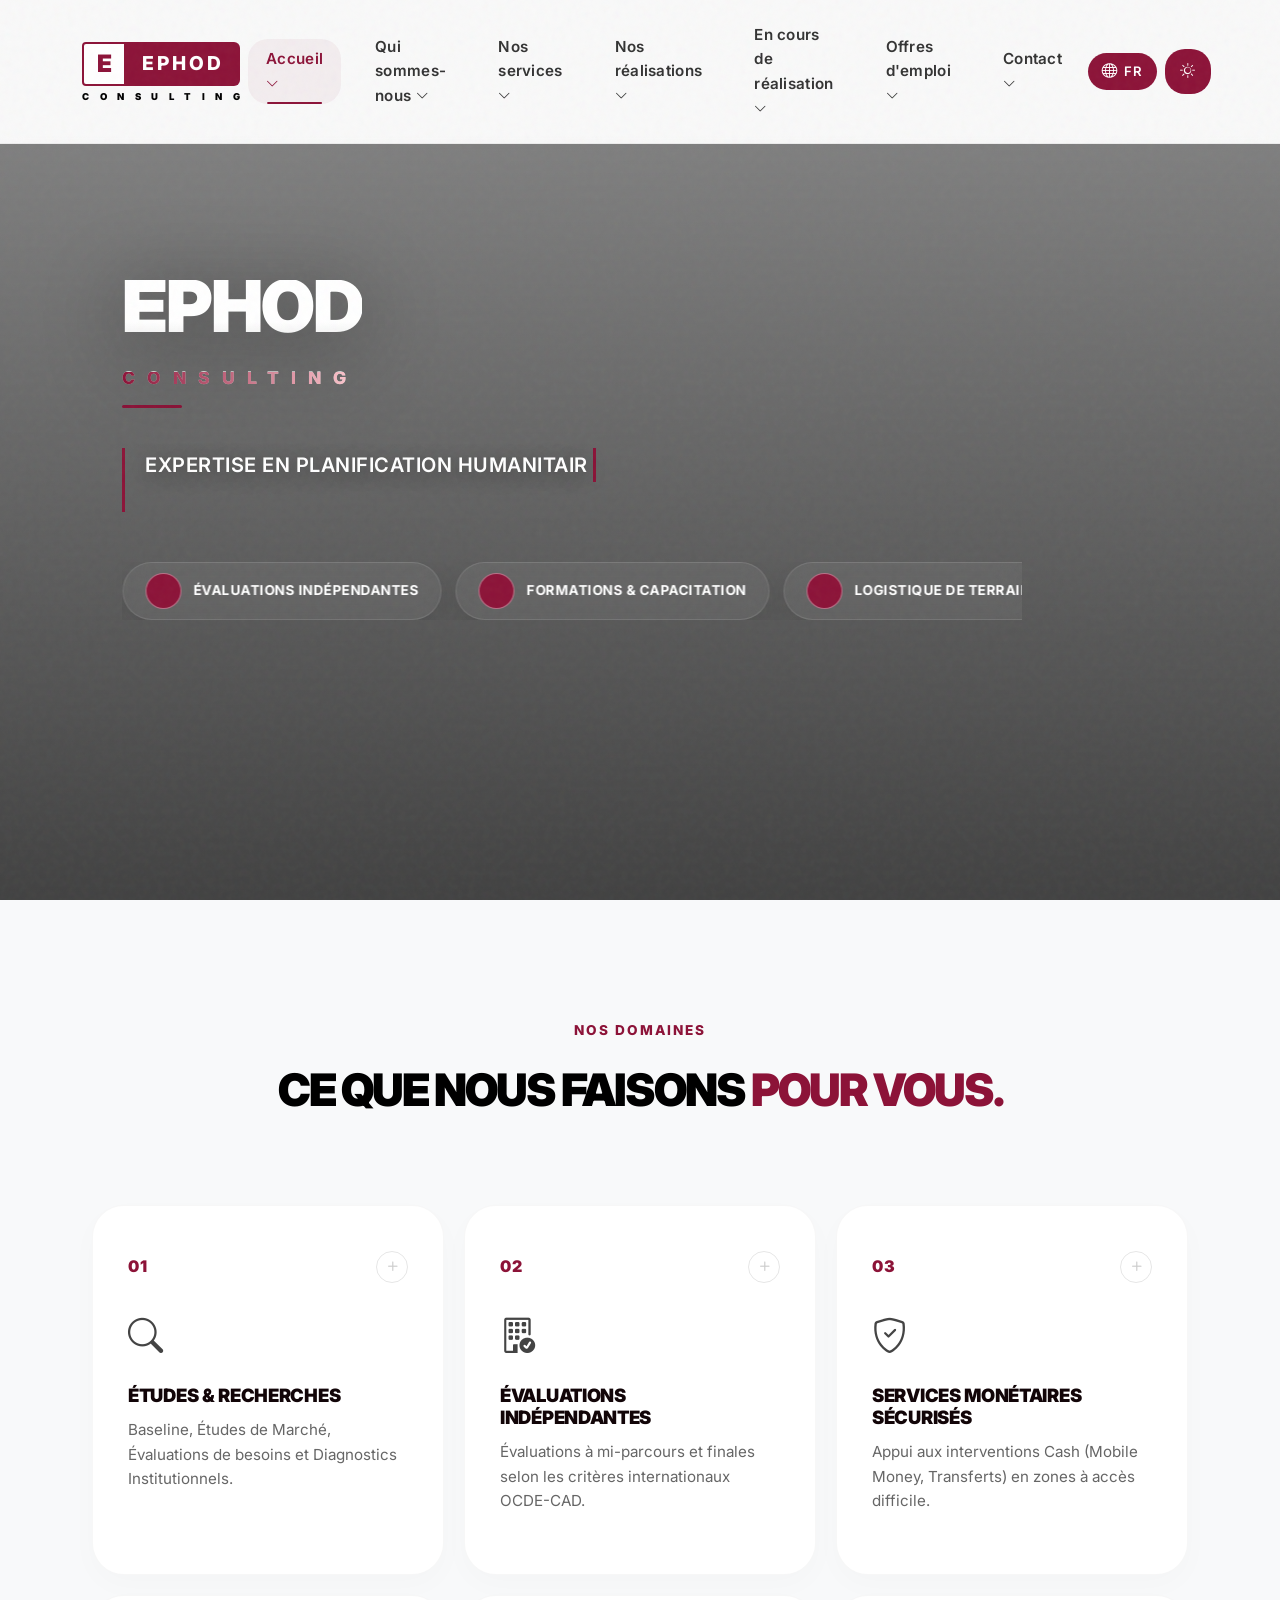
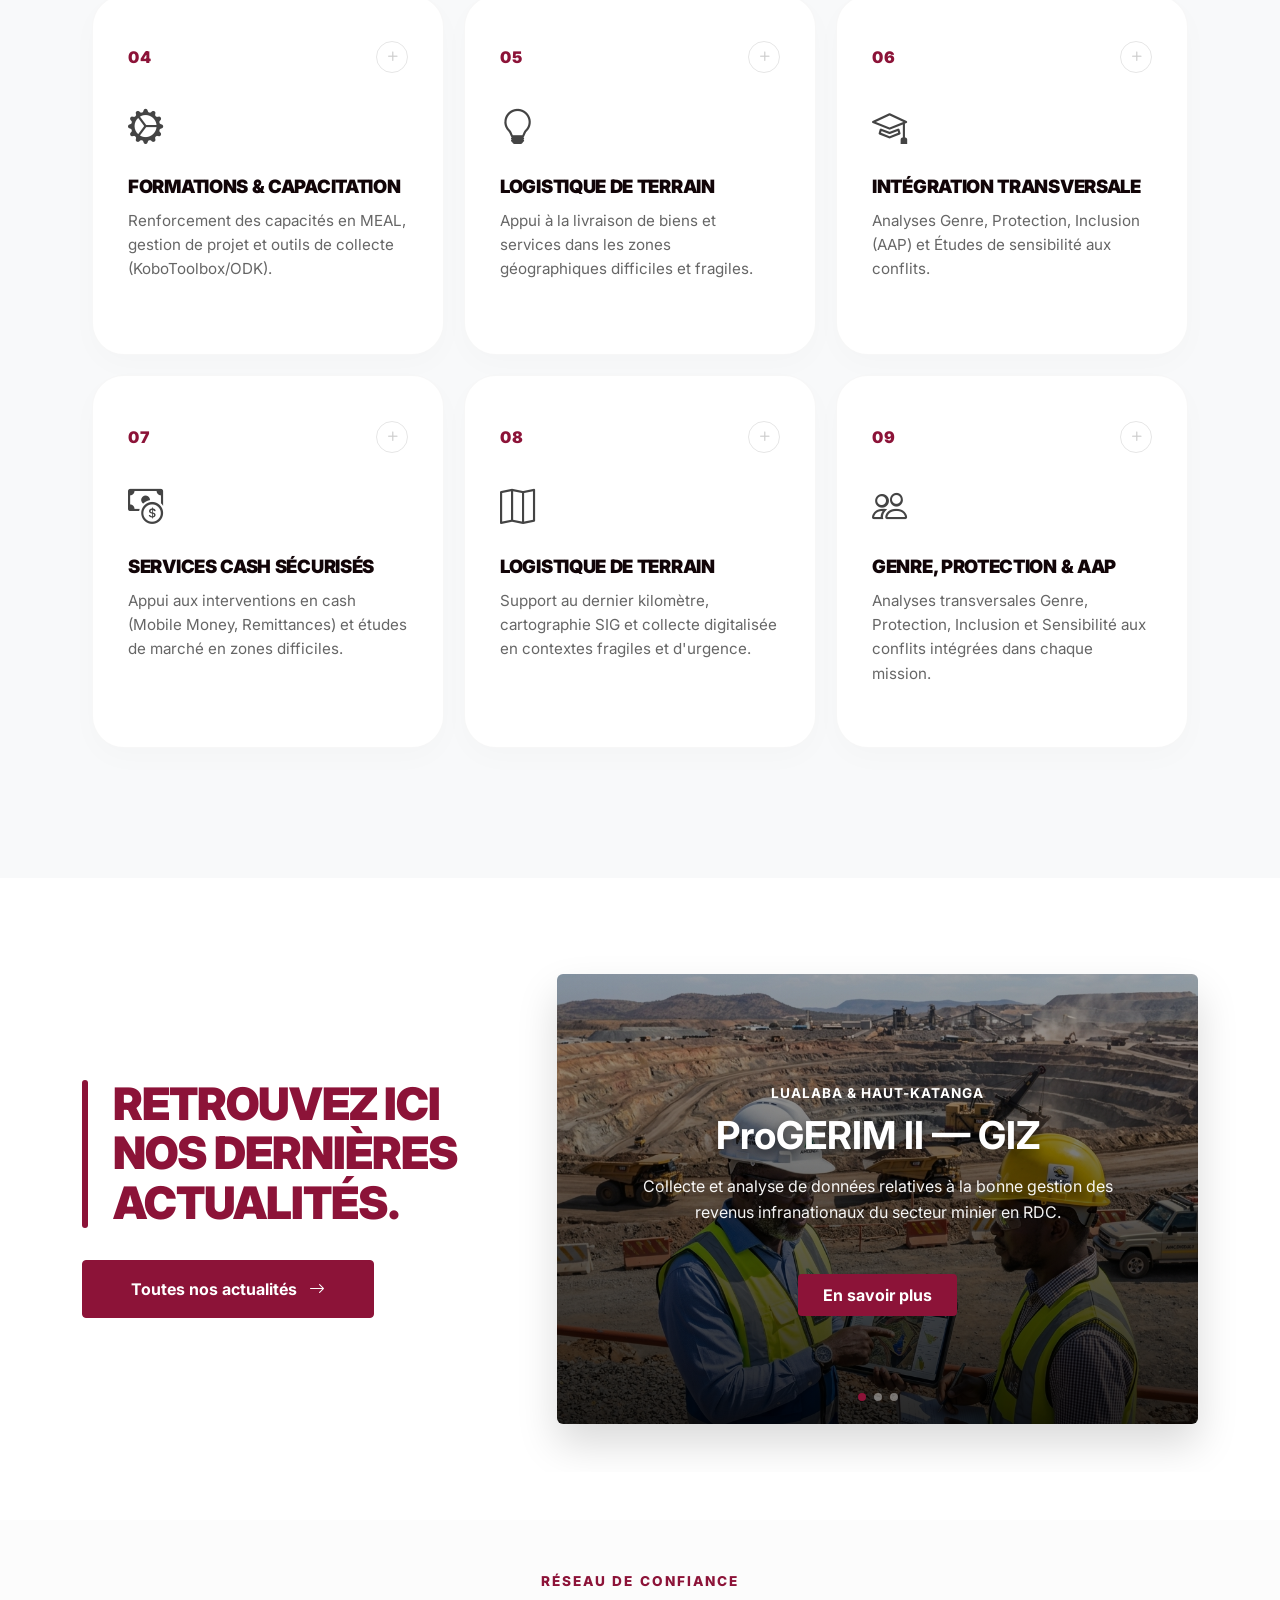
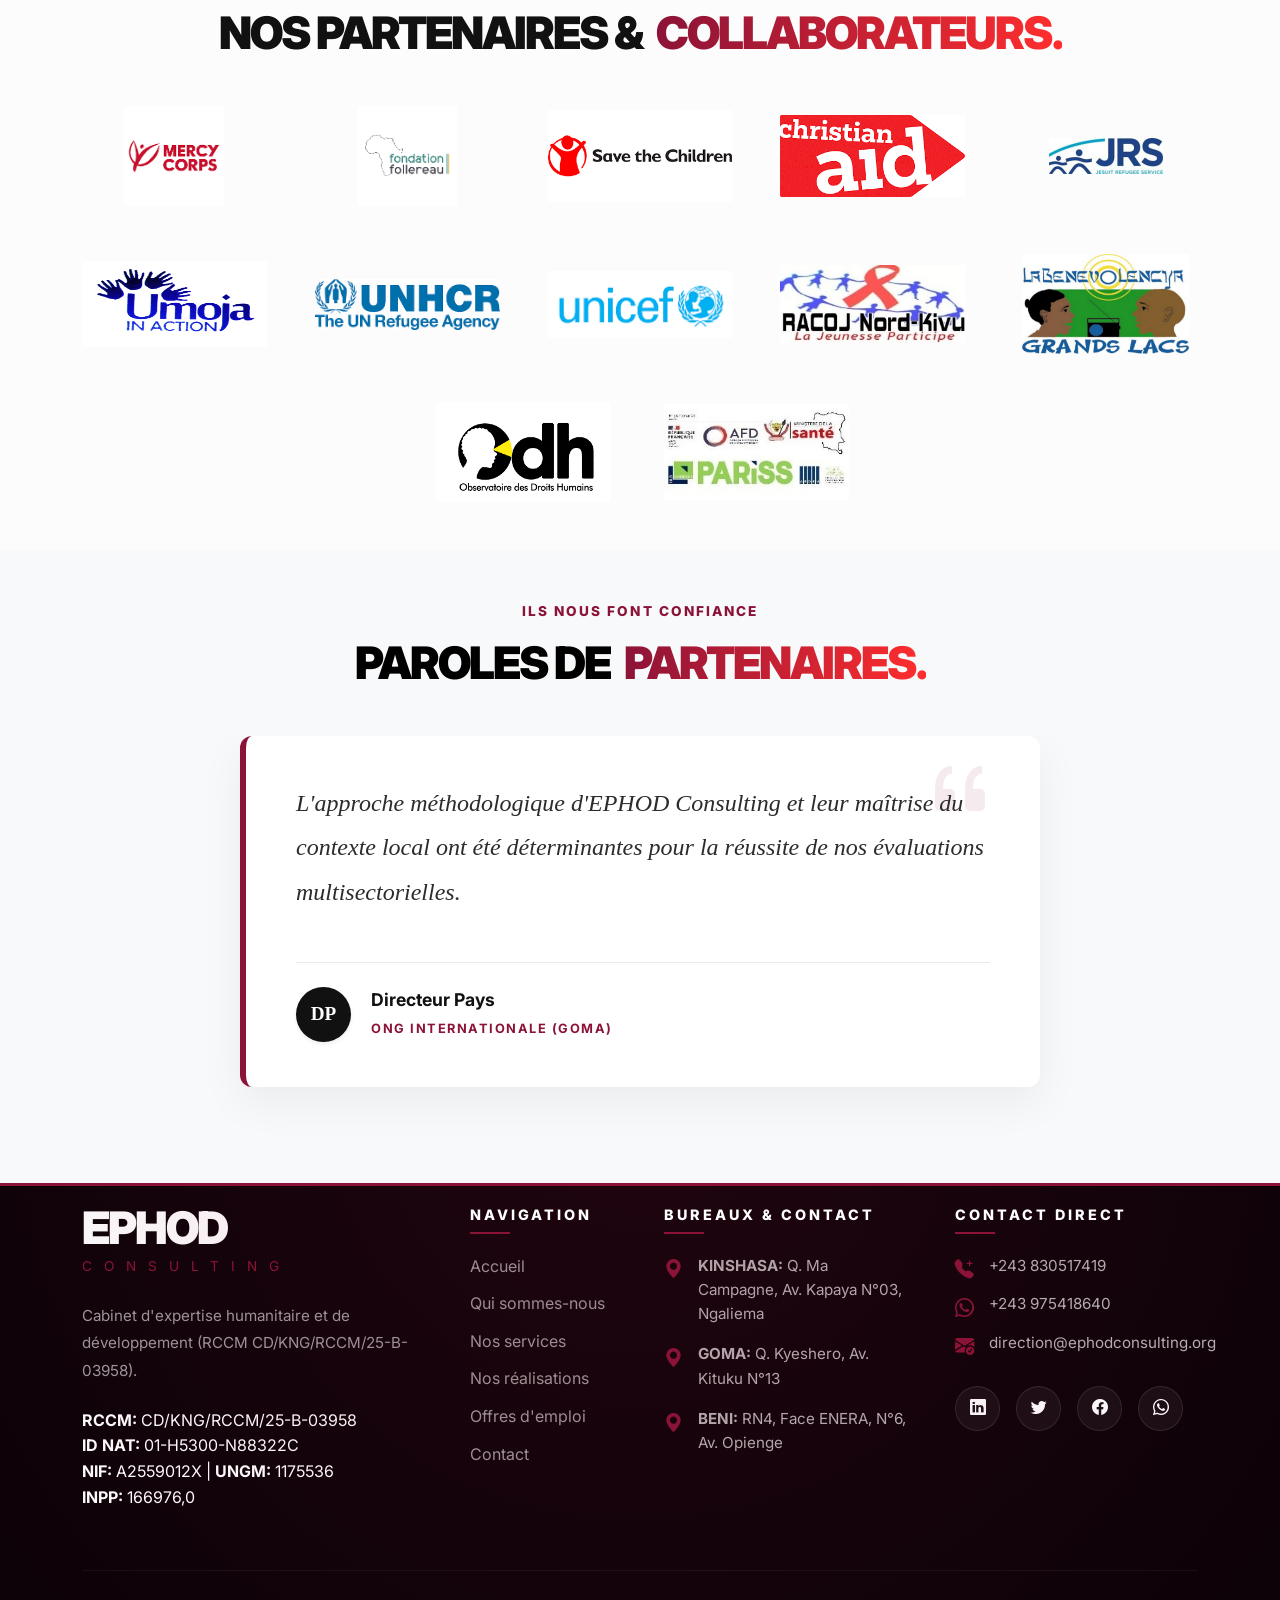
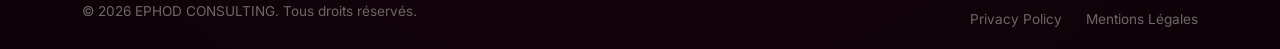
<file: index.html>
<!DOCTYPE html>
<html lang="fr">

<head>
  <meta charset="UTF-8">
  <meta name="viewport" content="width=device-width, initial-scale=1.0">
  <meta name="description" content="EPHOD Consulting — Cabinet d'expertise humanitaire et de développement. Évaluations indépendantes, advisory stratégique et ingénierie de projets en RDC et en Afrique.">
  <title>EPHOD Consulting — Accueil</title>
  <link rel="preconnect" href="https://fonts.googleapis.com">
  <link href="https://fonts.googleapis.com/css2?family=Inter:wght@300;400;500;600;700;800;900&display=swap" rel="stylesheet">
  <link href="https://cdn.jsdelivr.net/npm/bootstrap@5.3.0/dist/css/bootstrap.min.css" rel="stylesheet">
  <link href="https://cdn.jsdelivr.net/npm/bootstrap-icons@1.10.5/font/bootstrap-icons.css" rel="stylesheet">
  <link rel="stylesheet" href="https://cdn.jsdelivr.net/npm/swiper@11/swiper-bundle.min.css" />
  <link rel="stylesheet" href="css/style.css?v=7.5">
  <link rel="icon" type="image/svg+xml" href="img/favicon.svg">
  <meta property="og:title" content="EPHOD Consulting">
  <meta property="og:description" content="Expertise analytique, évaluation stratégique et renforcement des capacités en RDC.">
  <meta property="og:type" content="website">
  <meta property="og:image" content="https://josuekasongo.github.io/site_ephod/img/portfolio/strategic_workshop.webp">
  <meta property="og:url" content="https://josuekasongo.github.io/site_ephod/">
  <!-- Global site tag (gtag.js) - Google Analytics -->
  <script async src="https://www.googletagmanager.com/gtag/js?id=G-XXXXXXXXXX"></script>
  <script>
    window.dataLayer = window.dataLayer || [];
    function gtag(){dataLayer.push(arguments);}
    gtag('js', new Date());
    gtag('config', 'G-XXXXXXXXXX');
  </script>
</head>

<body>

  <!-- ========== NAVBAR ========== -->
  <nav class="navbar navbar-expand-lg" id="mainNavbar">
    <div class="container">
      <a class="logo-wrap-elite" href="index.html">
        <div class="logo-top-elite">
          <div class="logo-icon-box">
            <span>E</span>
          </div>
          <div class="logo-text-box">
            <span>EPHOD</span>
          </div>
        </div>
        <div class="logo-sub-text">
          <span>C</span><span>O</span><span>N</span><span>S</span><span>U</span><span>L</span><span>T</span><span>I</span><span>N</span><span>G</span>
        </div>
      </a>
      <button class="navbar-toggler border-0 shadow-none ms-auto" type="button" data-bs-toggle="collapse"
        data-bs-target="#navMenu" aria-controls="navMenu" aria-expanded="false" aria-label="Menu">
        <span class="navbar-toggler-icon"></span>
      </button>
      <div class="collapse navbar-collapse" id="navMenu">
        <ul class="navbar-nav ms-auto mb-2 mb-lg-0 align-items-lg-center">
          <li class="nav-item has-dropdown">
            <a class="nav-link" href="index.html"><span data-i18n="nav.home">Accueil</span> <i class="bi bi-chevron-down" style="font-size:0.8rem;"></i></a>
            <div class="nav-dropdown">
              <a href="index.html#hero" class="nav-dropdown-item"><i class="bi bi-house-door icon-red"></i><div><span data-i18n="menu.home_head">En-tête</span><small data-i18n="menu.home_head_sub">Retour au début</small></div></a>
              <a href="index.html#actualites" class="nav-dropdown-item"><i class="bi bi-newspaper icon-red"></i><div><span data-i18n="menu.home_news">Dernières missions</span><small data-i18n="menu.home_news_sub">Notre actualité récente</small></div></a>
              <a href="index.html#partners" class="nav-dropdown-item"><i class="bi bi-diagram-3 icon-red"></i><div><span data-i18n="menu.home_partners">Réseau de confiance</span><small data-i18n="menu.home_partners_sub">Nos collaborateurs</small></div></a>
            </div>
          </li>
          
          <li class="nav-item has-dropdown">
            <a class="nav-link" href="about.html"><span data-i18n="nav.about">Qui sommes-nous</span> <i class="bi bi-chevron-down" style="font-size:0.8rem;"></i></a>
            <div class="nav-dropdown">
              <a href="about.html#vision" class="nav-dropdown-item"><i class="bi bi-eye icon-red"></i><div><span data-i18n="menu.about_vision">Notre Vision</span><small data-i18n="menu.about_vision_sub">Valeurs &amp; identité</small></div></a>
              <a href="about.html#mission" class="nav-dropdown-item"><i class="bi bi-bullseye icon-red"></i><div><span data-i18n="menu.about_mission">Notre Mission</span><small data-i18n="menu.about_mission_sub">Engagements EPHOD</small></div></a>
              <a href="about.html#equipe" class="nav-dropdown-item"><i class="bi bi-people icon-red"></i><div><span data-i18n="menu.about_team">Notre Équipe</span><small data-i18n="menu.about_team_sub">Experts pluridisciplinaires</small></div></a>
            </div>
          </li>
          
          <li class="nav-item has-dropdown">
            <a class="nav-link" href="services.html"><span data-i18n="nav.services">Nos services</span> <i class="bi bi-chevron-down" style="font-size:0.8rem;"></i></a>
            <div class="nav-dropdown">
              <a href="services.html#analytics" class="nav-dropdown-item"><i class="bi bi-bar-chart icon-red"></i><div><span data-i18n="menu.srv_audit">Audit &amp; Assurance</span><small data-i18n="menu.srv_audit_sub">Expertise complète</small></div></a>
              <a href="services.html#strategy" class="nav-dropdown-item"><i class="bi bi-award icon-red"></i><div><span data-i18n="menu.srv_cap">Renforcement des Capacités</span><small data-i18n="menu.srv_cap_sub">Formation &amp; coaching</small></div></a>
              <a href="services.html#support" class="nav-dropdown-item"><i class="bi bi-headset icon-red"></i><div><span data-i18n="menu.srv_support">Support &amp; Gestion</span><small data-i18n="menu.srv_support_sub">Accompagnement de projets</small></div></a>
              <a href="services.html#eval" class="nav-dropdown-item"><i class="bi bi-graph-up-arrow icon-red"></i><div><span data-i18n="menu.srv_eval">Évaluations Stratégiques</span><small data-i18n="menu.srv_eval_sub">Mesures d'impact</small></div></a>
            </div>
          </li>
          
          <li class="nav-item has-dropdown">
            <a class="nav-link" href="portfolio.html"><span data-i18n="nav.portfolio">Nos réalisations</span> <i class="bi bi-chevron-down" style="font-size:0.8rem;"></i></a>
            <div class="nav-dropdown">
              <a href="portfolio.html" class="nav-dropdown-item"><i class="bi bi-map icon-red"></i><div><span data-i18n="menu.port_lualaba">Lualaba &amp; Haut-Katanga</span><small data-i18n="menu.port_lualaba_sub">Secteur minier</small></div></a>
              <a href="portfolio.html" class="nav-dropdown-item"><i class="bi bi-shield-check icon-red"></i><div><span data-i18n="menu.port_kivu">Nord-Kivu</span><small data-i18n="menu.port_kivu_sub">Risques &amp; Protection</small></div></a>
              <a href="portfolio.html" class="nav-dropdown-item"><i class="bi bi-cash-coin icon-red"></i><div><span data-i18n="menu.port_sud">Sud-Kivu</span><small data-i18n="menu.port_sud_sub">Évaluations PDM</small></div></a>
            </div>
          </li>
          
          <li class="nav-item has-dropdown">
            <a class="nav-link" href="ongoing.html"><span data-i18n="nav.ongoing">En cours de réalisation</span> <i class="bi bi-chevron-down" style="font-size:0.8rem;"></i></a>
            <div class="nav-dropdown">
              <a href="ongoing.html" class="nav-dropdown-item"><i class="bi bi-activity icon-red"></i><div><span data-i18n="menu.ong_missions">Missions Actuelles</span><small data-i18n="menu.ong_missions_sub">Sur le terrain</small></div></a>
              <a href="ongoing.html" class="nav-dropdown-item"><i class="bi bi-globe-americas icon-red"></i><div><span data-i18n="menu.ong_zones">Zones d'accès complexe</span><small data-i18n="menu.ong_zones_sub">Déploiements RDC</small></div></a>
            </div>
          </li>
          
          <li class="nav-item has-dropdown">
            <a class="nav-link" href="careers.html"><span data-i18n="nav.careers">Offres d'emploi</span> <i class="bi bi-chevron-down" style="font-size:0.8rem;"></i></a>
            <div class="nav-dropdown">
              <a href="careers.html" class="nav-dropdown-item"><i class="bi bi-person-badge icon-red"></i><div><span data-i18n="menu.car_join">Rejoindre l'équipe</span><small data-i18n="menu.car_join_sub">Opportunités EPHOD</small></div></a>
              <a href="careers.html" class="nav-dropdown-item"><i class="bi bi-person-lines-fill icon-red"></i><div><span data-i18n="menu.car_network">Réseau d'experts</span><small data-i18n="menu.car_network_sub">Consultants indépendants</small></div></a>
            </div>
          </li>
          
          <li class="nav-item has-dropdown">
            <a class="nav-link" href="contact.html"><span data-i18n="nav.contact">Contact</span> <i class="bi bi-chevron-down" style="font-size:0.8rem;"></i></a>
            <div class="nav-dropdown">
              <a href="contact.html" class="nav-dropdown-item"><i class="bi bi-building icon-red"></i><div><span data-i18n="menu.contact_offices">Nos Bureaux</span><small data-i18n="menu.contact_offices_sub">Kinshasa, Goma, Beni</small></div></a>
              <a href="contact.html" class="nav-dropdown-item"><i class="bi bi-envelope-paper icon-red"></i><div><span data-i18n="menu.contact_write">Nous écrire</span><small data-i18n="menu.contact_write_sub">Demandes &amp; Support</small></div></a>
            </div>
          </li>
        </ul>
        <div class="d-flex align-items-center gap-2 mt-3 mt-lg-0 mb-3 mb-lg-0">
          <button class="lang-btn m-0" onclick="toggleLanguage()" id="langBtn"><i class="bi bi-globe"></i><span id="lang-toggle-text">FR</span></button>
          <button class="lang-btn m-0 theme-toggle-btn" onclick="cycleTheme()" id="themeBtn" title="Changer le thème" style="padding: 10px 15px;"><i class="bi bi-moon-stars" id="themeIcon"></i></button>
        </div>
      </div>
    </div>
  </nav>

  <!-- ========== HERO — IMAGE FIXE + MINI SLIDER ========== -->
  <section class="hero-single" id="hero">
    <div class="hero-single-bg" style="background-image: linear-gradient(rgba(0,0,0,0.45), rgba(0,0,0,0.75)), url('https://images.unsplash.com/photo-1497366754035-f200968a6e72?auto=format&fit=crop&w=1280&q=60');"></div>
    <div class="hero-single-inner">
      <div class="hero-rmda-box hero-rmda-box--left">

        <!-- Nom de marque stacked -->
        <div class="hero-brand-giant hero-brand-giant--stacked">
          EPHOD <br>
          <span class="brand-sub-consulting">CONSULTING</span>
        </div>
        
        <div class="hero-brand-separator separator--left"></div>

        <!-- Description pro alignée à gauche -->
        <h1 class="hero-rmda-title title--left">
          <span class="hero-tw-line" id="slide1-line1"></span><br>
          <span class="hero-accent hero-tw-line" id="slide1-line2"></span>
        </h1>

        <!-- Mini slider rotatif -->
        <div class="hero-mini-frame frame--left">
          <div class="swiper hero-mini-swiper">
            <div class="swiper-wrapper">

              <div class="swiper-slide hero-mini-slide">
                <div class="hero-mini-img" style="background-image:url('https://images.unsplash.com/photo-1517048676732-d65bc937f952?auto=format&fit=crop&w=400&q=80');"></div>
                <span data-i18n="srv.s1_title">Études &amp; Recherches</span>
              </div>

              <div class="swiper-slide hero-mini-slide">
                <div class="hero-mini-img" style="background-image:url('https://images.unsplash.com/photo-1454165833767-027ffecd1ffc?auto=format&fit=crop&w=400&q=80');"></div>
                <span data-i18n="srv.s2_title">Évaluations Indépendantes</span>
              </div>

              <div class="swiper-slide hero-mini-slide">
                <div class="hero-mini-img" style="background-image:url('https://images.unsplash.com/photo-1531482615713-2afd69097998?auto=format&fit=crop&w=400&q=80');"></div>
                <span data-i18n="srv.s4_title">Formations &amp; Capacitation</span>
              </div>

              <div class="swiper-slide hero-mini-slide">
                <div class="hero-mini-img" style="background-image:url('https://images.unsplash.com/photo-1541872705-1f73c6400ec9?auto=format&fit=crop&w=400&q=80');"></div>
                <span data-i18n="srv.s8_title">Logistique de Terrain</span>
              </div>

              <div class="swiper-slide hero-mini-slide">
                <div class="hero-mini-img" style="background-image:url('https://images.unsplash.com/photo-1521737604893-d14cc237f11d?auto=format&fit=crop&w=400&q=80');"></div>
                <span data-i18n="srv.s9_title">Genre, Protection &amp; AAP</span>
              </div>

              <div class="swiper-slide hero-mini-slide">
                <div class="hero-mini-img" style="background-image:url('https://images.unsplash.com/photo-1601597111158-2fceff292cdc?auto=format&fit=crop&w=400&q=80');"></div>
                <span data-i18n="srv.s7_title">Services Cash Sécurisés</span>
              </div>

            </div>
          </div>
        </div>
        <!-- Fin mini slider -->

      </div>
    </div>
  </section>


  <!-- ========== SERVICES — SQUARE CARDS GRID ========== -->
  <section class="srv-grid-section" id="services">
    <div class="container">
      <div class="srv-grid-header text-center">
        <span class="section-label-rmda" data-i18n="home.services_label">NOS DOMAINES</span>
        <h2 class="srv-grid-heading" data-i18n="home.services_heading">Ce que nous faisons pour vous.</h2>
      </div>
      <div class="srv-square-grid">

        <!-- 01 ÉTUDES & RECHERCHES -->
        <a href="services.html#analytics" class="srv-square-card">
          <div class="srv-sq-top">
            <span class="srv-sq-num">01</span>
            <div class="srv-sq-plus"><i class="bi bi-plus"></i></div>
          </div>
          <div class="srv-sq-icon"><i class="bi bi-search"></i></div>
          <h3 class="srv-sq-title" data-i18n="srv.s1_title">ÉTUDES & RECHERCHES</h3>
          <p class="srv-sq-desc" data-i18n="srv.s1_desc">Baseline, Market Study, évaluations de besoins (ERM) et diagnostics institutionnels complets.</p>
        </a>

        <!-- 02 Évaluations Institutionnelles -->
        <a href="services.html" class="srv-square-card">
          <div class="srv-sq-top">
            <span class="srv-sq-num">02</span>
            <div class="srv-sq-plus"><i class="bi bi-plus"></i></div>
          </div>
          <div class="srv-sq-icon"><i class="bi bi-building-check"></i></div>
          <h3 class="srv-sq-title" data-i18n="srv.s2_title">ÉVALUATIONS INDÉPENDANTES</h3>
          <p class="srv-sq-desc" data-i18n="srv.s2_desc">Évaluations à mi-parcours et finales selon les critères OCDE-CAD et CHS Alliance.</p>
        </a>

        <!-- 03 Third Party Monitoring -->
        <a href="services.html" class="srv-square-card">
          <div class="srv-sq-top">
            <span class="srv-sq-num">03</span>
            <div class="srv-sq-plus"><i class="bi bi-plus"></i></div>
          </div>
          <div class="srv-sq-icon"><i class="bi bi-shield-check"></i></div>
          <h3 class="srv-sq-title" data-i18n="srv.s3_title">SERVICES MONÉTAIRES SÉCURISÉS</h3>
          <p class="srv-sq-desc" data-i18n="srv.s3_desc">Appui aux interventions Cash (Mobile Money, Cash Express, Rémittences) en zones à accès complexe.</p>
        </a>

        <!-- 04 Ingénierie de Projets -->
        <a href="services.html" class="srv-square-card">
          <div class="srv-sq-top">
            <span class="srv-sq-num">04</span>
            <div class="srv-sq-plus"><i class="bi bi-plus"></i></div>
          </div>
          <div class="srv-sq-icon"><i class="bi bi-gear-wide-connected"></i></div>
          <h3 class="srv-sq-title" data-i18n="srv.s4_title">FORMATIONS & CAPACITATION</h3>
          <p class="srv-sq-desc" data-i18n="srv.s4_desc">Renforcement des capacités en MEAL, gestion de projet et outils de collecte (KoboToolbox/ODK).</p>
        </a>

        <!-- 05 Advisory Stratégique -->
        <a href="services.html" class="srv-square-card">
          <div class="srv-sq-top">
            <span class="srv-sq-num">05</span>
            <div class="srv-sq-plus"><i class="bi bi-plus"></i></div>
          </div>
          <div class="srv-sq-icon"><i class="bi bi-lightbulb"></i></div>
          <h3 class="srv-sq-title" data-i18n="srv.s5_title">LOGISTIQUE DE TERRAIN</h3>
          <p class="srv-sq-desc" data-i18n="srv.s5_desc">Appui à la livraison de biens et services dans les zones géographiques difficiles et fragiles.</p>
        </a>

        <!-- 06 Formations Professionnelles -->
        <a href="services.html" class="srv-square-card">
          <div class="srv-sq-top">
            <span class="srv-sq-num">06</span>
            <div class="srv-sq-plus"><i class="bi bi-plus"></i></div>
          </div>
          <div class="srv-sq-icon"><i class="bi bi-mortarboard"></i></div>
          <h3 class="srv-sq-title" data-i18n="srv.s6_title">INTÉGRATION TRANSVERSALE</h3>
          <p class="srv-sq-desc" data-i18n="srv.s6_desc">Analyses Genre, Protection, Inclusion (AAP) et Études de sensibilité aux conflits.</p>
        </a>

        <!-- 07 Services Cash Sécurisés -->
        <a href="services.html" class="srv-square-card">
          <div class="srv-sq-top">
            <span class="srv-sq-num">07</span>
            <div class="srv-sq-plus"><i class="bi bi-plus"></i></div>
          </div>
          <div class="srv-sq-icon"><i class="bi bi-cash-coin"></i></div>
          <h3 class="srv-sq-title" data-i18n="srv.s7_title">SERVICES CASH SÉCURISÉS</h3>
          <p class="srv-sq-desc" data-i18n="srv.s7_desc">Appui aux interventions en cash (Mobile Money, Remittances) et études de marché en zones difficiles.</p>
        </a>

        <!-- 08 Logistique de Terrain -->
        <a href="services.html" class="srv-square-card">
          <div class="srv-sq-top">
            <span class="srv-sq-num">08</span>
            <div class="srv-sq-plus"><i class="bi bi-plus"></i></div>
          </div>
          <div class="srv-sq-icon"><i class="bi bi-map"></i></div>
          <h3 class="srv-sq-title" data-i18n="srv.s8_title">LOGISTIQUE DE TERRAIN</h3>
          <p class="srv-sq-desc" data-i18n="srv.s8_desc">Support au dernier kilomètre, cartographie SIG et collecte digitalisée en contextes fragiles et d'urgence.</p>
        </a>

        <!-- 09 Genre, Protection & AAP -->
        <a href="services.html" class="srv-square-card">
          <div class="srv-sq-top">
            <span class="srv-sq-num">09</span>
            <div class="srv-sq-plus"><i class="bi bi-plus"></i></div>
          </div>
          <div class="srv-sq-icon"><i class="bi bi-people"></i></div>
          <h3 class="srv-sq-title" data-i18n="srv.s9_title">GENRE, PROTECTION & AAP</h3>
          <p class="srv-sq-desc" data-i18n="srv.s9_desc">Analyses transversales Genre, Protection, Inclusion et Sensibilité aux conflits intégrées dans chaque mission.</p>
        </a>

      </div>
    </div>
  </section>



  <!-- ========== ACTUALITÉS / DERNIÈRES MISSIONS ========== -->
  <section class="ephod-news-slider-section py-5 my-5" id="actualites">
    <div class="container">
      <div class="row align-items-center">
        <!-- Left Side Title & Button -->
        <div class="col-lg-5 mb-5 mb-lg-0 pe-lg-5 fade-left">
          <div class="news-accent-box mb-4">
            <div class="news-vertical-line"></div>
            <h2 class="text-uppercase m-0" style="color: var(--primary); font-weight: 900; line-height: 1.1; font-size: 2.8rem; letter-spacing: -1px;">
              <span data-i18n="home.news_title_line1">RETROUVEZ ICI</span><br>
              <span data-i18n="home.news_title_line2">NOS DERNIÈRES</span><br>
              <span data-i18n="home.news_title_line3">ACTUALITÉS..</span>
            </h2>
          </div>
          <a href="portfolio.html" class="btn text-white px-5 py-3 fw-bold mt-2 btn-ephod-primary" style="border-radius: 4px; text-transform: none;">
            <span data-i18n="home.news_btn">Toutes nos actualités</span> <i class="bi bi-arrow-right ms-2"></i>
          </a>
        </div>
        
        <!-- Right Side Swiper -->
        <div class="col-lg-7 scale-in">
          <div class="swiper news-slider-swiper" style="height: 450px; border-radius: 6px; overflow: hidden; box-shadow: 0 20px 40px rgba(0,0,0,0.15);">
            <div class="swiper-wrapper">
            
              <!-- Slide 1 -->
              <div class="swiper-slide position-relative">
                <div style="background-image: linear-gradient(rgba(0,0,0,0.3), rgba(0,0,0,0.85)), url('img/news/news_mining_lualaba.png?v=7.5'); height: 100%; width: 100%; background-size: cover; background-position: center; position: absolute; top:0; left:0;"></div>
                <div class="position-absolute w-100 h-100 d-flex flex-column justify-content-center align-items-center text-center text-white px-4 px-md-5 z-2" style="top:0; left:0;">
                  <span class="text-uppercase mb-2 d-block" style="font-size: 0.85rem; letter-spacing: 1px; font-weight: 700; color: #fff;" data-i18n="home.news1_zone">LUALABA &amp; HAUT-KATANGA</span>
                  <h3 class="fw-bold mb-3" style="font-family: 'Inter', sans-serif; font-size: clamp(1.8rem, 3vw, 2.5rem); text-shadow: 0 4px 10px rgba(0,0,0,0.5);" data-i18n="home.news1_title">ProGERIM II — GIZ</h3>
                  <p class="mb-4" style="font-size: 1rem; opacity: 0.95; max-width: 90%; margin: 0 auto;" data-i18n="home.news1_desc">Collecte et analyse de données relatives à la bonne gestion des revenus infranationaux du secteur minier en RDC.</p>
                  <a href="portfolio.html" class="btn text-white px-4 py-2 mt-4" style="background-color: var(--primary); font-weight: bold; border-radius: 4px;" data-i18n="home.news_more">En savoir plus</a>
                </div>
              </div>
  
              <!-- Slide 2 -->
              <div class="swiper-slide position-relative">
                <div style="background-image: linear-gradient(rgba(0,0,0,0.3), rgba(0,0,0,0.85)), url('img/news/news_jrs_nordkivu.png?v=7.5'); height: 100%; width: 100%; background-size: cover; background-position: center; position: absolute; top:0; left:0;"></div>
                <div class="position-absolute w-100 h-100 d-flex flex-column justify-content-center align-items-center text-center text-white px-4 px-md-5 z-2" style="top:0; left:0;">
                  <span class="text-uppercase mb-2 d-block" style="font-size: 0.85rem; letter-spacing: 1px; font-weight: 700; color: #fff;" data-i18n="home.news2_zone">NORD-KIVU — Kayna &amp; Lubero</span>
                  <h3 class="fw-bold mb-3" style="font-family: 'Inter', sans-serif; font-size: clamp(1.8rem, 3vw, 2.5rem); text-shadow: 0 4px 10px rgba(0,0,0,0.5);" data-i18n="home.news2_title">Étude JRS 2026</h3>
                  <p class="mb-4" style="font-size: 1rem; opacity: 0.95; max-width: 90%; margin: 0 auto;" data-i18n="home.news2_desc">Étude de marché et évaluation des risques de protection liés aux interventions en cash pour populations déplacées.</p>
                  <a href="portfolio.html" class="btn text-white px-4 py-2 mt-4" style="background-color: var(--primary); font-weight: bold; border-radius: 4px;" data-i18n="home.news_more">En savoir plus</a>
                </div>
              </div>
  
              <!-- Slide 3 -->
              <div class="swiper-slide position-relative">
                <div style="background-image: linear-gradient(rgba(0,0,0,0.3), rgba(0,0,0,0.85)), url('img/news/news_pdm_sudkivu.png?v=7.5'); height: 100%; width: 100%; background-size: cover; background-position: center; position: absolute; top:0; left:0;"></div>
                <div class="position-absolute w-100 h-100 d-flex flex-column justify-content-center align-items-center text-center text-white px-4 px-md-5 z-2" style="top:0; left:0;">
                  <span class="text-uppercase mb-2 d-block" style="font-size: 0.85rem; letter-spacing: 1px; font-weight: 700; color: #fff;" data-i18n="home.news3_zone">SUD-KIVU</span>
                  <h3 class="fw-bold mb-3" style="font-family: 'Inter', sans-serif; font-size: clamp(1.8rem, 3vw, 2.5rem); text-shadow: 0 4px 10px rgba(0,0,0,0.5);" data-i18n="home.news3_title">PDM Christian Aid</h3>
                  <p class="mb-4" style="font-size: 1rem; opacity: 0.95; max-width: 90%; margin: 0 auto;" data-i18n="home.news3_desc">Post Distribution Monitoring — évaluation des résultats d'interventions cash dans les zones à accès complexe du Sud-Kivu.</p>
                  <a href="portfolio.html" class="btn text-white px-4 py-2 mt-4" style="background-color: var(--primary); font-weight: bold; border-radius: 4px;" data-i18n="home.news_more">En savoir plus</a>
                </div>
              </div>
  
            </div>
            <div class="swiper-pagination news-slider-pagination position-absolute" style="bottom: 15px !important;"></div>
          </div>
        </div>
      </div>
    </div>
  </section>

  <!-- ========== PARTENAIRES ========== -->
  <section class="ephod-partners-section py-5" style="background-color: #fcfcfc;" id="partners">
    <div class="container text-center mb-5">
      <span class="section-label-rmda d-inline-block mb-3" data-i18n="home.partners_label">RÉSEAU DE CONFIANCE</span>
      <h2 class="srv-grid-heading mx-auto text-center" data-i18n="home.partners_heading">
        <span style="color: #111111;">Nos Partenaires &amp;</span>
        <span style="background: linear-gradient(90deg, #8C1338, #FF2E2E); -webkit-background-clip: text; -webkit-text-fill-color: transparent; background-clip: text; display: inline-block; margin-left: 8px;">Collaborateurs.</span>
      </h2>
    </div>
    <div class="container">
      <div class="row row-cols-2 row-cols-md-3 row-cols-lg-5 g-5 align-items-center justify-content-center">
        <!-- Mercy Corps -->
        <div class="col text-center"><img loading="lazy" src="img/partners/mercy_corps.png" alt="Mercy Corps" style="max-height:100px; max-width:100%; transition:transform 0.3s;" onmouseover="this.style.transform='scale(1.1)'" onmouseout="this.style.transform='scale(1)'"></div>
        <!-- Fondation Follereau -->
        <div class="col text-center"><img loading="lazy" src="img/partners/fondation_follereau.png" alt="Fondation Follereau" style="max-height:100px; max-width:100%; transition:transform 0.3s;" onmouseover="this.style.transform='scale(1.1)'" onmouseout="this.style.transform='scale(1)'"></div>
        <!-- Save the Children -->
        <div class="col text-center"><img loading="lazy" src="img/partners/save_the_children.png" alt="Save the Children" style="max-height:100px; max-width:100%; transition:transform 0.3s;" onmouseover="this.style.transform='scale(1.1)'" onmouseout="this.style.transform='scale(1)'"></div>
        <!-- Christian Aid -->
        <div class="col text-center"><img loading="lazy" src="img/partners/christian_aid.png" alt="Christian Aid" style="max-height:100px; max-width:100%; transition:transform 0.3s;" onmouseover="this.style.transform='scale(1.1)'" onmouseout="this.style.transform='scale(1)'"></div>
        <!-- JRS -->
        <div class="col text-center"><img loading="lazy" src="img/partners/jrs.png" alt="JRS" style="max-height:100px; max-width:100%; transition:transform 0.3s;" onmouseover="this.style.transform='scale(1.1)'" onmouseout="this.style.transform='scale(1)'"></div>
        <!-- UNICEF -->
        <div class="col text-center"><img loading="lazy" src="img/partners/unicef.png" alt="UNICEF" style="max-height:100px; max-width:100%; transition:transform 0.3s;" onmouseover="this.style.transform='scale(1.1)'" onmouseout="this.style.transform='scale(1)'"></div>
        <!-- UNHCR -->
        <div class="col text-center"><img loading="lazy" src="img/partners/unhcr.png" alt="UNHCR" style="max-height:100px; max-width:100%; transition:transform 0.3s;" onmouseover="this.style.transform='scale(1.1)'" onmouseout="this.style.transform='scale(1)'"></div>
        <!-- Umoja in Action -->
        <div class="col text-center"><img loading="lazy" src="img/partners/umoja.png" alt="Umoja In Action" style="max-height:100px; max-width:100%; transition:transform 0.3s;" onmouseover="this.style.transform='scale(1.1)'" onmouseout="this.style.transform='scale(1)'"></div>
        <!-- RACOJ Nord-Kivu -->
        <div class="col text-center"><img loading="lazy" src="img/partners/racoj.jpg" alt="RACOJ Nord-Kivu" style="max-height:100px; max-width:100%; transition:transform 0.3s;" onmouseover="this.style.transform='scale(1.1)'" onmouseout="this.style.transform='scale(1)'"></div>
        <!-- La Benevolencija Grands Lacs -->
        <div class="col text-center"><img loading="lazy" src="img/partners/benevolencija.png" alt="La Benevolencija Grands Lacs" style="max-height:100px; max-width:100%; transition:transform 0.3s;" onmouseover="this.style.transform='scale(1.1)'" onmouseout="this.style.transform='scale(1)'"></div>
        <!-- ODH -->
        <div class="col text-center"><img loading="lazy" src="img/partners/odh.png" alt="ODH" style="max-height:100px; max-width:100%; transition:transform 0.3s;" onmouseover="this.style.transform='scale(1.1)'" onmouseout="this.style.transform='scale(1)'"></div>
        <!-- PARISS -->
        <div class="col text-center"><img loading="lazy" src="img/partners/pariss.jpg" alt="PARISS" style="max-height:100px; max-width:100%; transition:transform 0.3s;" onmouseover="this.style.transform='scale(1.1)'" onmouseout="this.style.transform='scale(1)'"></div>
      </div>
    </div>
  </section>

  <!-- ========== FOOTER ========== -->

<!-- ========== RMDA GROUP EXACT FOOTER ========== -->
  
  <!-- ========== TÉMOIGNAGES ========== -->
  <section class="py-5 bg-light" id="temoignages">
    <div class="container text-center mb-5 fade-up">
      <span class="section-label-rmda d-inline-block mb-3" data-i18n="home.testi_label">ILS NOUS FONT CONFIANCE</span>
      <h2 class="srv-grid-heading mx-auto text-center" data-i18n="home.testi_heading">
        <span style="color: #111111;">Paroles de</span>
        <span style="background: linear-gradient(90deg, #8C1338, #FF2E2E); -webkit-background-clip: text; -webkit-text-fill-color: transparent; background-clip: text; display: inline-block; margin-left: 8px;">Partenaires.</span>
      </h2>
    </div>
    <div class="container fade-up">
      <div id="indexTestimonialCarousel" class="carousel slide" data-bs-ride="carousel">
        <div class="carousel-inner pb-5">
          <!-- Testimonial 1 -->
          <div class="carousel-item active" data-bs-interval="6000">
            <div class="mx-auto" style="max-width: 800px;">
              <div class="card border-0" style="border-radius: 12px; padding: 45px 50px; background: #ffffff; border-left: 6px solid var(--primary) !important; box-shadow: 0 15px 45px rgba(0,0,0,0.06);">
                <div class="card-body text-start position-relative p-0">
                  <i class="bi bi-quote position-absolute" style="font-size: 5rem; color: var(--primary); opacity: 0.08; top: -30px; right: -10px; z-index: 0; line-height: 1;"></i>
                  <p class="fs-4 mb-4 position-relative" style="color: #2c2c2c; line-height: 1.85; font-family: 'Georgia', serif; font-style: italic; z-index: 1;" data-i18n="home.testi1_text">L'approche méthodologique d'EPHOD Consulting et leur maîtrise du contexte local ont été déterminantes pour la réussite de nos évaluations multisectorielles.</p>
                  <div class="d-flex align-items-center mt-5 pt-4 position-relative" style="border-top: 1px solid #eaeaea; z-index: 1;">
                    <div class="rounded-circle d-flex align-items-center justify-content-center text-white shadow-sm" style="width: 55px; height: 55px; background: #111111; font-weight: 700; font-size: 1.2rem; margin-right: 20px; font-family: 'Georgia', serif;">DP</div>
                    <div>
                      <h5 class="fw-bold mb-1" style="font-size: 1.1rem; color: #111;" data-i18n="home.testi1_author">Directeur Pays</h5>
                      <span style="color: var(--primary); font-size: 0.8rem; font-weight: 700; letter-spacing: 1.5px; text-transform: uppercase;" data-i18n="home.testi1_org">ONG Internationale (Goma)</span>
                    </div>
                  </div>
                </div>
              </div>
            </div>
          </div>
          <!-- Testimonial 2 -->
          <div class="carousel-item" data-bs-interval="6000">
            <div class="mx-auto" style="max-width: 800px;">
              <div class="card border-0" style="border-radius: 12px; padding: 45px 50px; background: #ffffff; border-left: 6px solid var(--primary) !important; box-shadow: 0 15px 45px rgba(0,0,0,0.06);">
                <div class="card-body text-start position-relative p-0">
                  <i class="bi bi-quote position-absolute" style="font-size: 5rem; color: var(--primary); opacity: 0.08; top: -30px; right: -10px; z-index: 0; line-height: 1;"></i>
                  <p class="fs-4 mb-4 position-relative" style="color: #2c2c2c; line-height: 1.85; font-family: 'Georgia', serif; font-style: italic; z-index: 1;" data-i18n="home.testi2_text">Une expertise data-driven impressionnante. Leurs analyses nous ont permis de recentrer nos stratégies d'intervention avec une grande précision.</p>
                  <div class="d-flex align-items-center mt-5 pt-4 position-relative" style="border-top: 1px solid #eaeaea; z-index: 1;">
                    <div class="rounded-circle d-flex align-items-center justify-content-center text-white shadow-sm" style="width: 55px; height: 55px; background: #8C1338; font-weight: 700; font-size: 1.2rem; margin-right: 20px; font-family: 'Georgia', serif;">CP</div>
                    <div>
                      <h5 class="fw-bold mb-1" style="font-size: 1.1rem; color: #111;" data-i18n="home.testi2_author">Chef de Projet</h5>
                      <span style="color: var(--primary); font-size: 0.8rem; font-weight: 700; letter-spacing: 1.5px; text-transform: uppercase;" data-i18n="home.testi2_org">Agence de Développement</span>
                    </div>
                  </div>
                </div>
              </div>
            </div>
          </div>
        </div>
      </div>
    </div>
  </section>

  <!-- ========== FULL INSTITUTIONAL FOOTER ========== -->
  <footer class="main-footer">
    <div class="container">
      <div class="row g-5">
        
        <!-- Column 1: Brand & Identity -->
        <div class="col-lg-4">
          <div class="footer-brand-wrap">
            <div class="footer-logo-main">EPHOD</div>
            <div class="footer-logo-sub">CONSULTING</div>
          </div>
          <p class="footer-desc-text mt-4">
            <span data-i18n="footer.desc">Cabinet d'expertise humanitaire et de développement. Spécialisé en planification, MEAL et opérationnalisation du développement.</span>
          </p>
          <div class="footer-legal-grid mt-4">
            <div class="legal-item"><strong>RCCM:</strong> CD/KNG/RCCM/25-B-03958</div>
            <div class="legal-item"><strong>ID NAT:</strong> 01-H5300-N88322C</div>
            <div class="legal-item"><strong>NIF:</strong> A2559012X | <strong>UNGM:</strong> 1175536</div>
            <div class="legal-item"><strong>INPP:</strong> 166976,0</div>
          </div>
        </div>

        <!-- Column 2: Navigation -->
        <div class="col-lg-2 col-md-4">
          <h4 class="footer-h4-title" data-i18n="footer.nav_title">NAVIGATION</h4>
          <ul class="footer-nav-links">
            <li><a href="index.html" data-i18n="nav.home">Accueil</a></li>
            <li><a href="about.html" data-i18n="nav.about">Qui sommes-nous</a></li>
            <li><a href="services.html" data-i18n="nav.services">Nos services</a></li>
            <li><a href="portfolio.html" data-i18n="nav.portfolio">Nos réalisations</a></li>
            <li><a href="careers.html" data-i18n="nav.careers">Offres d'emploi</a></li>
            <li><a href="contact.html" data-i18n="nav.contact">Contact</a></li>
          </ul>
        </div>

        <!-- Column 3: Regional Offices -->
        <div class="col-lg-3 col-md-4">
          <h4 class="footer-h4-title" data-i18n="footer.offices_title">NOS BUREAUX</h4>
          <ul class="footer-info-list">
            <li>
              <i class="bi bi-geo-alt-fill"></i>
              <span><strong>KINSHASA:</strong> Q. Ma Campagne, Av. Kapaya N°03, Ngaliema</span>
            </li>
            <li class="mt-3">
              <i class="bi bi-geo-alt-fill"></i>
              <span><strong>GOMA:</strong> Q. Kyeshero, Av. Kituku N°13</span>
            </li>
            <li class="mt-3">
              <i class="bi bi-geo-alt-fill"></i>
              <span><strong>BENI:</strong> RN4, Face ENERA, N°6, Av. Opienge</span>
            </li>
          </ul>
        </div>

        <!-- Column 4: Contact Direct -->
        <div class="col-lg-3 col-md-4">
          <h4 class="footer-h4-title" data-i18n="footer.direct_label">CONTACT DIRECT</h4>
          <ul class="footer-info-list">
            <li>
              <i class="bi bi-telephone-plus-fill"></i>
              <span>+243 830517419</span>
            </li>
            <li class="mt-2">
              <i class="bi bi-whatsapp"></i>
              <span>+243 975418640</span>
            </li>
            <li class="mt-2">
              <i class="bi bi-envelope-check-fill"></i>
              <span>direction@ephodconsulting.org</span>
            </li>
          </ul>
          <div class="footer-social-icons mt-4">
            <a href="#"><i class="bi bi-linkedin"></i></a>
            <a href="#"><i class="bi bi-twitter"></i></a>
            <a href="#"><i class="bi bi-facebook"></i></a>
            <a href="https://wa.me/243830517419" target="_blank" rel="noopener noreferrer" title="Nous contacter sur WhatsApp"><i class="bi bi-whatsapp"></i></a>
          </div>
        </div>

      </div>
      
      <div class="footer-bottom-elite">
        <p>&copy; 2026 EPHOD CONSULTING. Tous droits réservés.</p>
        <div class="f-bottom-links">
          <a href="privacy.html" data-i18n="footer.privacy">Privacy Policy</a>
          <a href="privacy.html" data-i18n="footer.terms">Terms</a>
        </div>
      </div>
    </div>
  </footer>
  <script defer src="https://cdn.jsdelivr.net/npm/bootstrap@5.3.0/dist/js/bootstrap.bundle.min.js"></script>
  <script defer src="https://cdn.jsdelivr.net/npm/swiper@11/swiper-bundle.min.js"></script>
  <script defer src="js/lang.js?v=7.5"></script>
  <script defer src="js/main.js?v=7.5"></script>

  <script defer>
  // ── HERO TYPEWRITER ENGINE ─────────────────────────────────
  function getHeroSlides() {
    const isEn = window.currentLang === 'en';
    return [
      {
        brandPre: "",
        brandTag: "",
        line1: isEn ? "Expertise in Humanitarian Planning" : "Expertise en Planification Humanitaire",
        line2: isEn ? "and Operationalization of Development." : "et Opérationnalisation du Développement.",
        cta:   'slide1-cta'
      },
      {
        brandPre: "",
        brandTag: "",
        line1: isEn ? "MEASURING impact to" : "MESURER l'impact",
        line2: isEn ? "IMPROVE practices." : "pour améliorer les pratiques.",
        cta:   'slide2-cta'
      },
      {
        brandPre: "",
        brandTag: "",
        line1: isEn ? "SUPPORTING organizations" : "ACCOMPAGNER les organisations",
        line2: isEn ? "towards strategic excellence." : "vers l'excellence stratégique.",
        cta:   'slide3-cta'
      }
    ];
  }

  let heroTwInterval = null;

  function typeHeroLine(el, text, speed, cb) {
    if (!el) return cb && cb();
    el.textContent = '';
    el.classList.add('typing');
    let i = 0;
    clearInterval(heroTwInterval);
    heroTwInterval = setInterval(() => {
      if (i < text.length) {
        el.textContent += text[i++];
      } else {
        clearInterval(heroTwInterval);
        el.classList.remove('typing');
        if (cb) cb();
      }
    }, speed);
  }

  function runSlideAnimation(slideIndex) {
    const slides = getHeroSlides();
    const s = slides[slideIndex];
    if (!s) return;

    const n = slideIndex + 1;
    const brPre = document.getElementById('slide' + n + '-brand-prefix');
    const brTag = document.getElementById('slide' + n + '-brand-tagline');
    const l1 = document.getElementById('slide' + n + '-line1');
    const l2 = document.getElementById('slide' + n + '-line2');
    const cta = document.getElementById(s.cta);

    // Soft Reset (don't force opacity 0 if not needed)
    if (brPre) { brPre.textContent = ''; }
    if (brTag) { brTag.textContent = ''; }
    if (l1)  { l1.textContent = ''; }
    if (l2)  { l2.textContent = ''; }
    // cta stay visible as per safe-patch

    // Sequence: Prefix → Tagline → Line 1 → Line 2 → CTA
    typeHeroLine(brPre, s.brandPre, 30, () => {
      typeHeroLine(brTag, s.brandTag, 25, () => {
        setTimeout(() => {
          typeHeroLine(l1, s.line1, 45, () => {
            setTimeout(() => {
              typeHeroLine(l2, s.line2, 40, () => {
                setTimeout(() => {
                  if (cta) cta.style.opacity = '1';
                }, 300);
              });
            }, 100);
          });
        }, 300);
      });
    });
  }

  // ── INIT ──────────────────────────────────────────────────
  document.addEventListener('DOMContentLoaded', () => {

    // Machine à écrire (hero image fixe)
    runSlideAnimation(0);

    // Mini slider rotatif des domaines
    if (document.querySelector('.hero-mini-swiper')) {
      new Swiper('.hero-mini-swiper', {
        loop: true,
        speed: 500, // Défilement plus rapide
        autoplay: { delay: 1800, disableOnInteraction: false }, // Les slides passent plus vite
        slidesPerView: 'auto', // Fondamental pour que le texte ne dépasse pas
        spaceBetween: 14,
        centeredSlides: false
      });
    }

    // News Slider
    if (document.querySelector('.news-slider-swiper')) {
      new Swiper('.news-slider-swiper', {
        loop: true,
        speed: 800,
        autoplay: { delay: 5000, disableOnInteraction: false },
        pagination: { el: '.news-slider-pagination', clickable: true },
        effect: 'fade',
        fadeEffect: { crossFade: true }
      });
    }
  });

  window.resetAllTypewriters = function() { runSlideAnimation(0); };
  </script>
  <script>
    if ('serviceWorker' in navigator) {
      navigator.serviceWorker.register('./sw.js?v=7.5');
    }
  </script>
</body>


</html>
</file>
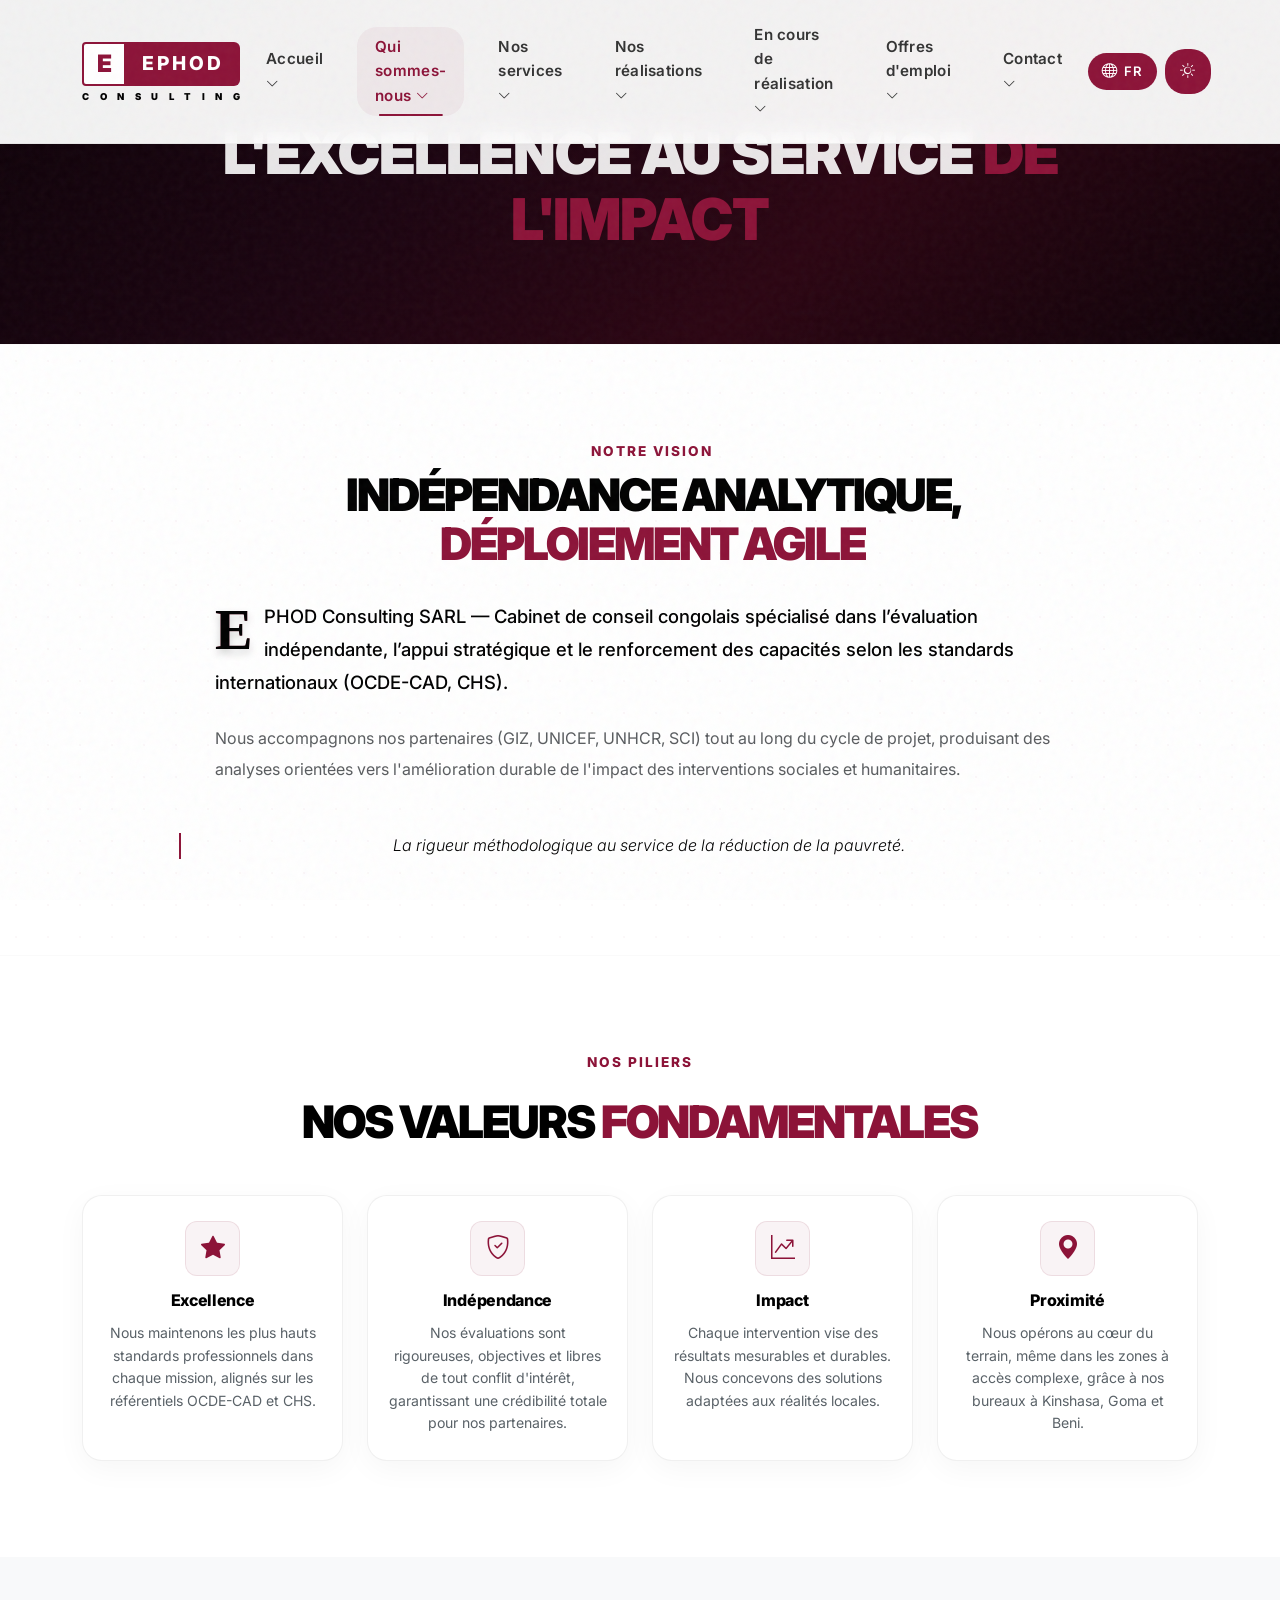
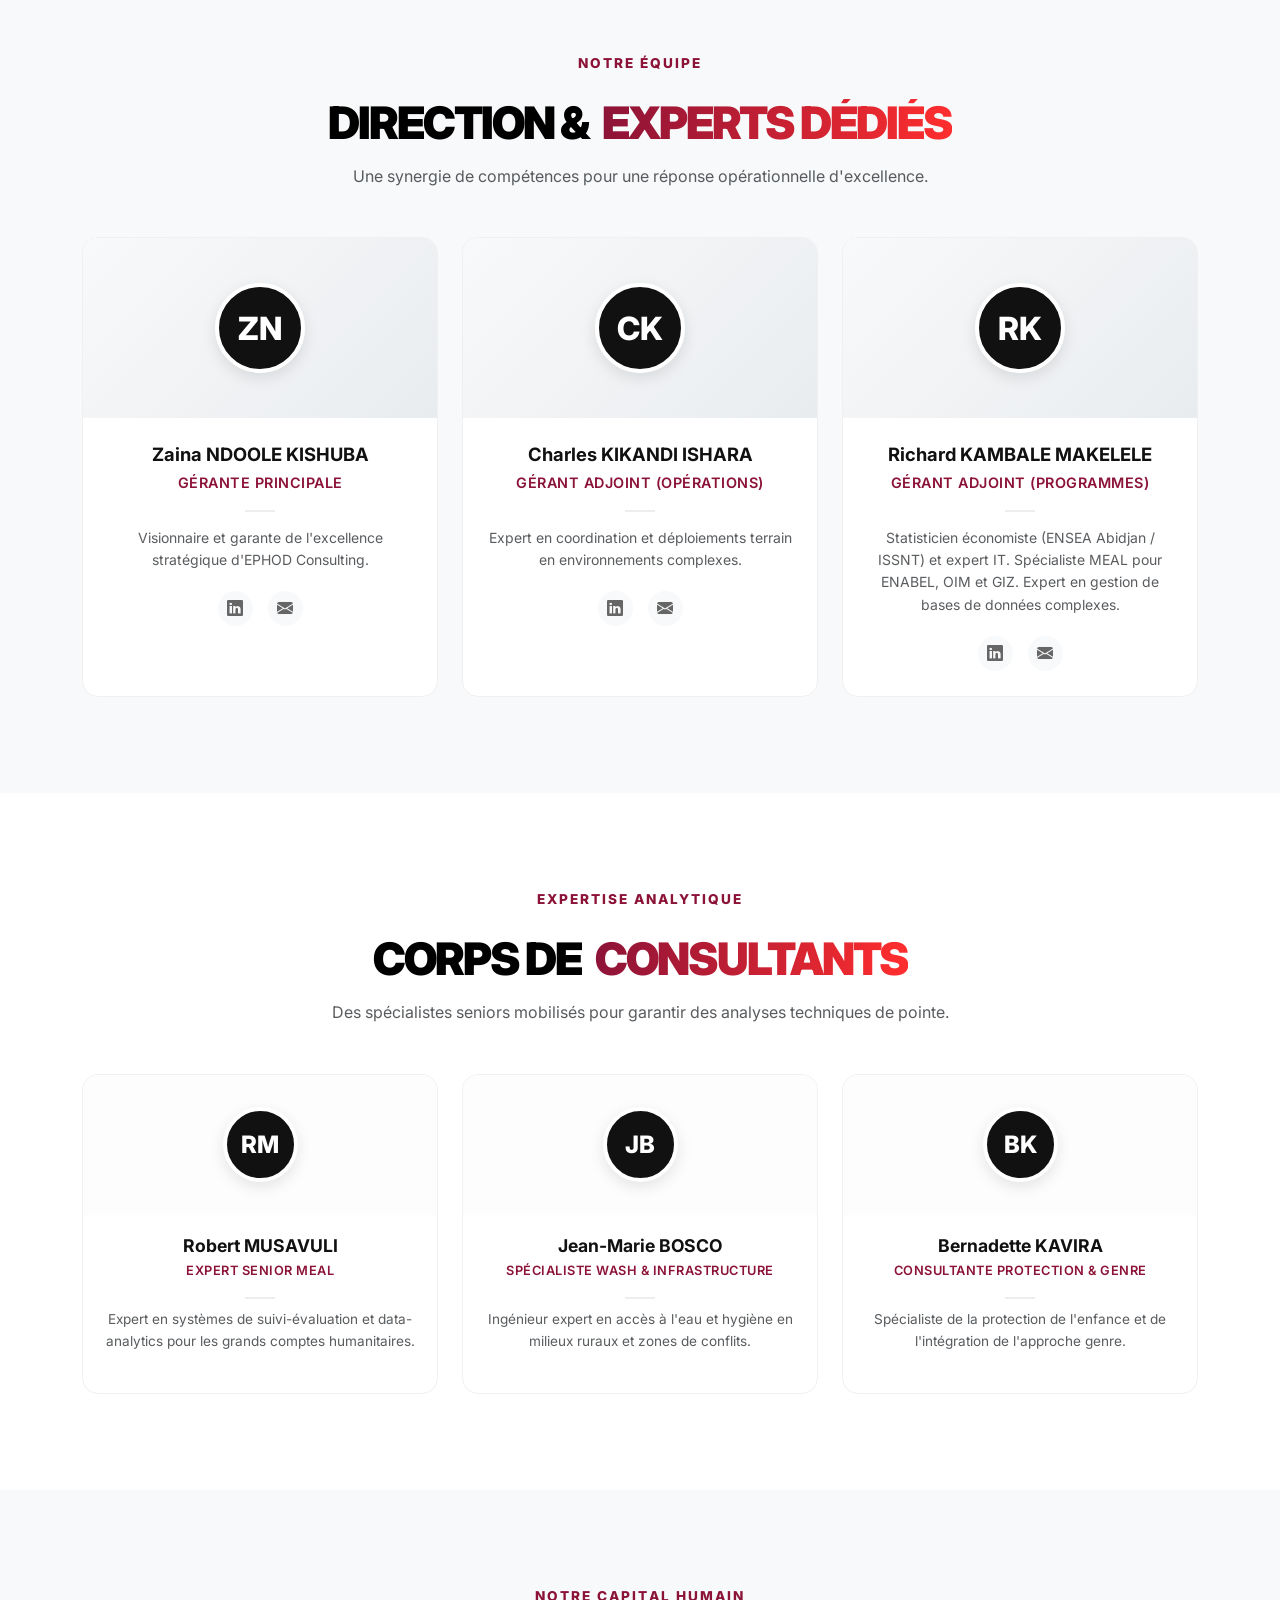
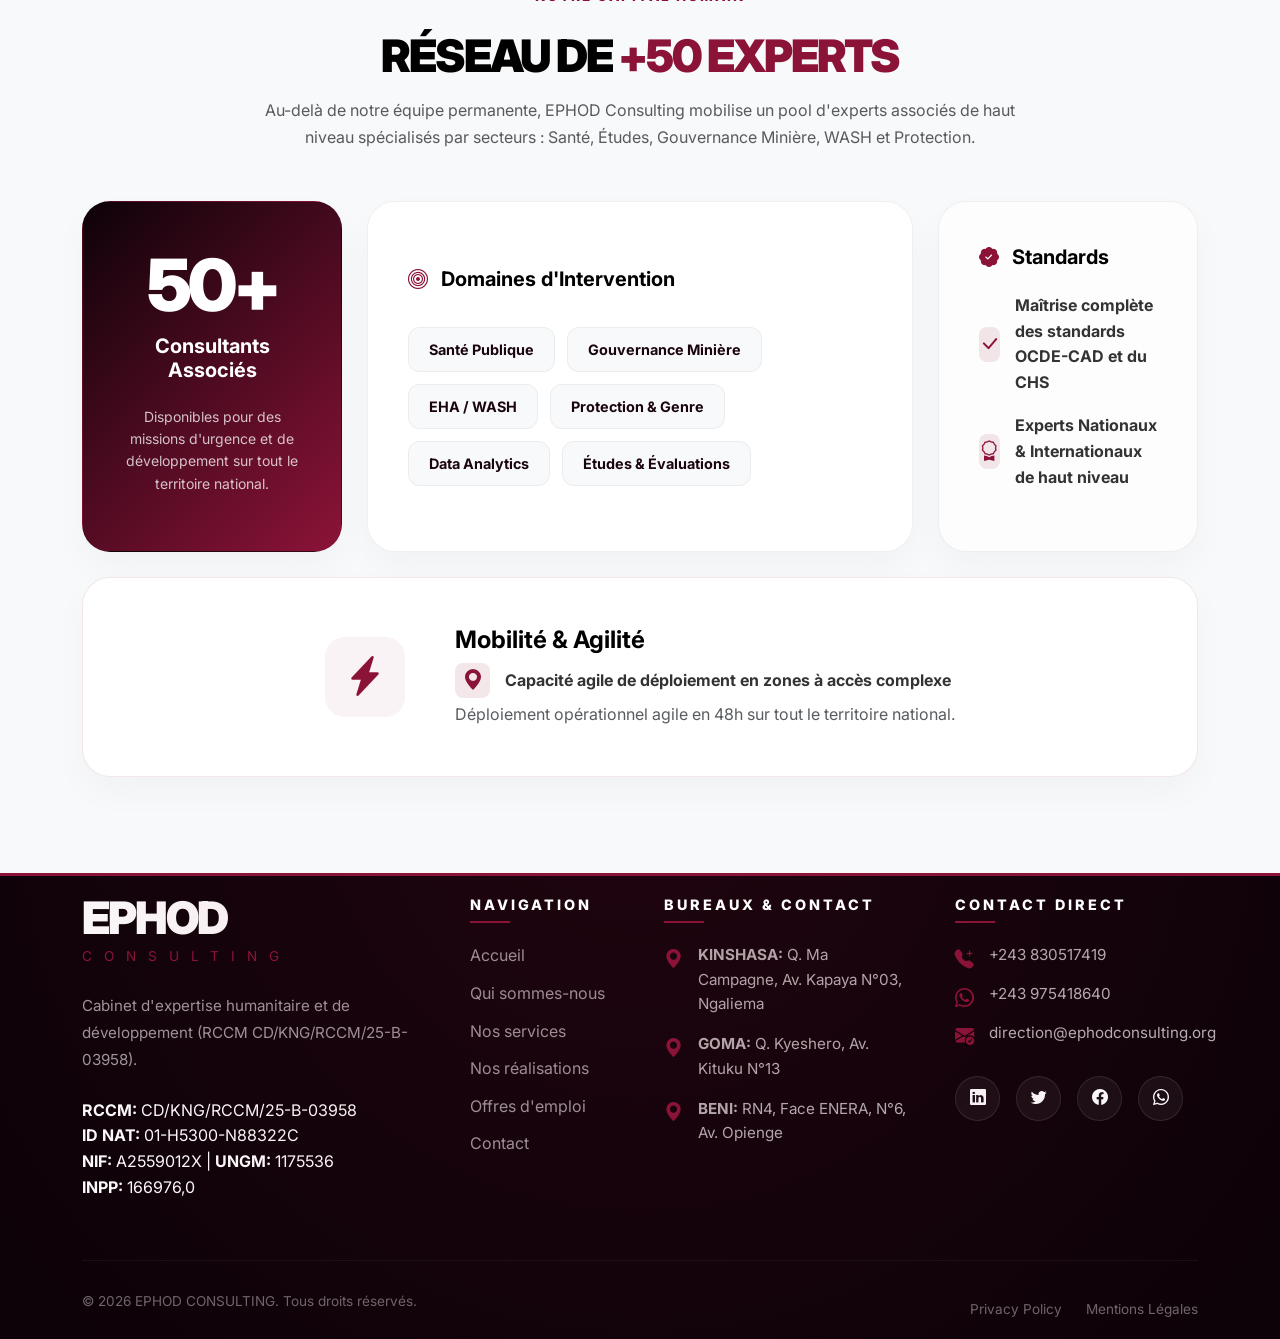
<file: about.html>
<!DOCTYPE html>
<html lang="fr">
<head>
  <meta charset="UTF-8">
  <meta name="viewport" content="width=device-width, initial-scale=1.0">
  <meta name="description" content="Qui sommes-nous - EPHOD Consulting, cabinet de conseil expert en stratégie et transformation numérique.">
  <title>EPHOD Consulting — Qui sommes-nous</title>
  <link rel="preconnect" href="https://fonts.googleapis.com">
  <link href="https://fonts.googleapis.com/css2?family=Inter:wght@300;400;500;600;700;800;900&display=swap" rel="stylesheet">
  <link href="https://cdn.jsdelivr.net/npm/bootstrap@5.3.0/dist/css/bootstrap.min.css" rel="stylesheet">
  <link href="https://cdn.jsdelivr.net/npm/bootstrap-icons@1.10.5/font/bootstrap-icons.css" rel="stylesheet">
  <link rel="stylesheet" href="css/style.css?v=7.5">
  <link rel="icon" type="image/svg+xml" href="img/favicon.svg">
  <meta property="og:title" content="EPHOD Consulting">
  <meta property="og:description" content="Expertise analytique, évaluation stratégique et renforcement des capacités en RDC.">
  <meta property="og:type" content="website">
  <meta property="og:image" content="https://josuekasongo.github.io/site_ephod/img/portfolio/strategic_workshop.webp">
  <meta property="og:url" content="https://josuekasongo.github.io/site_ephod/">
  <!-- Global site tag (gtag.js) - Google Analytics -->
  <script async src="https://www.googletagmanager.com/gtag/js?id=G-XXXXXXXXXX"></script>
  <script>
    window.dataLayer = window.dataLayer || [];
    function gtag(){dataLayer.push(arguments);}
    gtag('js', new Date());
    gtag('config', 'G-XXXXXXXXXX');
  </script>
</head>
<body>

  <!-- ========== NAVBAR ========== -->
  <nav class="navbar navbar-expand-lg" id="mainNavbar">
    <div class="container">
      <a class="logo-wrap-elite" href="index.html">
        <div class="logo-top-elite">
          <div class="logo-icon-box">
            <span>E</span>
          </div>
          <div class="logo-text-box">
            <span>EPHOD</span>
          </div>
        </div>
        <div class="logo-sub-text">
          <span>C</span><span>O</span><span>N</span><span>S</span><span>U</span><span>L</span><span>T</span><span>I</span><span>N</span><span>G</span>
        </div>
      </a>
      <button class="navbar-toggler border-0 shadow-none ms-auto" type="button" data-bs-toggle="collapse"
        data-bs-target="#navMenu" aria-controls="navMenu" aria-expanded="false" aria-label="Menu">
        <span class="navbar-toggler-icon"></span>
      </button>
      <div class="collapse navbar-collapse" id="navMenu">
        <ul class="navbar-nav ms-auto mb-2 mb-lg-0 align-items-lg-center">
          <li class="nav-item has-dropdown">
            <a class="nav-link" href="index.html"><span data-i18n="nav.home">Accueil</span> <i class="bi bi-chevron-down" style="font-size:0.8rem;"></i></a>
            <div class="nav-dropdown">
              <a href="index.html#hero" class="nav-dropdown-item"><i class="bi bi-house-door icon-red"></i><div><span data-i18n="menu.home_head">En-tête</span><small data-i18n="menu.home_head_sub">Retour au début</small></div></a>
              <a href="index.html#actualites" class="nav-dropdown-item"><i class="bi bi-newspaper icon-red"></i><div><span data-i18n="menu.home_news">Dernières missions</span><small data-i18n="menu.home_news_sub">Notre actualité récente</small></div></a>
              <a href="index.html#partners" class="nav-dropdown-item"><i class="bi bi-diagram-3 icon-red"></i><div><span data-i18n="menu.home_partners">Réseau de confiance</span><small data-i18n="menu.home_partners_sub">Nos collaborateurs</small></div></a>
            </div>
          </li>
          
          <li class="nav-item has-dropdown">
            <a class="nav-link" href="about.html"><span data-i18n="nav.about">Qui sommes-nous</span> <i class="bi bi-chevron-down" style="font-size:0.8rem;"></i></a>
            <div class="nav-dropdown">
              <a href="about.html#vision" class="nav-dropdown-item"><i class="bi bi-eye icon-red"></i><div><span data-i18n="menu.about_vision">Notre Vision</span><small data-i18n="menu.about_vision_sub">Valeurs &amp; identité</small></div></a>
              <a href="about.html#mission" class="nav-dropdown-item"><i class="bi bi-bullseye icon-red"></i><div><span data-i18n="menu.about_mission">Notre Mission</span><small data-i18n="menu.about_mission_sub">Engagements EPHOD</small></div></a>
              <a href="about.html#equipe" class="nav-dropdown-item"><i class="bi bi-people icon-red"></i><div><span data-i18n="menu.about_team">Notre Équipe</span><small data-i18n="menu.about_team_sub">Experts pluridisciplinaires</small></div></a>
            </div>
          </li>
          
          <li class="nav-item has-dropdown">
            <a class="nav-link" href="services.html"><span data-i18n="nav.services">Nos services</span> <i class="bi bi-chevron-down" style="font-size:0.8rem;"></i></a>
            <div class="nav-dropdown">
              <a href="services.html#analytics" class="nav-dropdown-item"><i class="bi bi-bar-chart icon-red"></i><div><span data-i18n="menu.srv_audit">Audit &amp; Assurance</span><small data-i18n="menu.srv_audit_sub">Expertise complète</small></div></a>
              <a href="services.html#strategy" class="nav-dropdown-item"><i class="bi bi-award icon-red"></i><div><span data-i18n="menu.srv_cap">Renforcement des Capacités</span><small data-i18n="menu.srv_cap_sub">Formation &amp; coaching</small></div></a>
              <a href="services.html#support" class="nav-dropdown-item"><i class="bi bi-headset icon-red"></i><div><span data-i18n="menu.srv_support">Support &amp; Gestion</span><small data-i18n="menu.srv_support_sub">Accompagnement de projets</small></div></a>
              <a href="services.html#eval" class="nav-dropdown-item"><i class="bi bi-graph-up-arrow icon-red"></i><div><span data-i18n="menu.srv_eval">Évaluations Stratégiques</span><small data-i18n="menu.srv_eval_sub">Mesures d'impact</small></div></a>
            </div>
          </li>
          
          <li class="nav-item has-dropdown">
            <a class="nav-link" href="portfolio.html"><span data-i18n="nav.portfolio">Nos réalisations</span> <i class="bi bi-chevron-down" style="font-size:0.8rem;"></i></a>
            <div class="nav-dropdown">
              <a href="portfolio.html" class="nav-dropdown-item"><i class="bi bi-map icon-red"></i><div><span data-i18n="menu.port_lualaba">Lualaba &amp; Haut-Katanga</span><small data-i18n="menu.port_lualaba_sub">Secteur minier</small></div></a>
              <a href="portfolio.html" class="nav-dropdown-item"><i class="bi bi-shield-check icon-red"></i><div><span data-i18n="menu.port_kivu">Nord-Kivu</span><small data-i18n="menu.port_kivu_sub">Risques &amp; Protection</small></div></a>
              <a href="portfolio.html" class="nav-dropdown-item"><i class="bi bi-cash-coin icon-red"></i><div><span data-i18n="menu.port_sud">Sud-Kivu</span><small data-i18n="menu.port_sud_sub">Évaluations PDM</small></div></a>
            </div>
          </li>
          
          <li class="nav-item has-dropdown">
            <a class="nav-link" href="ongoing.html"><span data-i18n="nav.ongoing">En cours de réalisation</span> <i class="bi bi-chevron-down" style="font-size:0.8rem;"></i></a>
            <div class="nav-dropdown">
              <a href="ongoing.html" class="nav-dropdown-item"><i class="bi bi-activity icon-red"></i><div><span data-i18n="menu.ong_missions">Missions Actuelles</span><small data-i18n="menu.ong_missions_sub">Sur le terrain</small></div></a>
              <a href="ongoing.html" class="nav-dropdown-item"><i class="bi bi-globe-americas icon-red"></i><div><span data-i18n="menu.ong_zones">Zones d'accès complexe</span><small data-i18n="menu.ong_zones_sub">Déploiements RDC</small></div></a>
            </div>
          </li>
          
          <li class="nav-item has-dropdown">
            <a class="nav-link" href="careers.html"><span data-i18n="nav.careers">Offres d'emploi</span> <i class="bi bi-chevron-down" style="font-size:0.8rem;"></i></a>
            <div class="nav-dropdown">
              <a href="careers.html" class="nav-dropdown-item"><i class="bi bi-person-badge icon-red"></i><div><span data-i18n="menu.car_join">Rejoindre l'équipe</span><small data-i18n="menu.car_join_sub">Opportunités EPHOD</small></div></a>
              <a href="careers.html" class="nav-dropdown-item"><i class="bi bi-person-lines-fill icon-red"></i><div><span data-i18n="menu.car_network">Réseau d'experts</span><small data-i18n="menu.car_network_sub">Consultants indépendants</small></div></a>
            </div>
          </li>
          
          <li class="nav-item has-dropdown">
            <a class="nav-link" href="contact.html"><span data-i18n="nav.contact">Contact</span> <i class="bi bi-chevron-down" style="font-size:0.8rem;"></i></a>
            <div class="nav-dropdown">
              <a href="contact.html" class="nav-dropdown-item"><i class="bi bi-building icon-red"></i><div><span data-i18n="menu.contact_offices">Nos Bureaux</span><small data-i18n="menu.contact_offices_sub">Kinshasa, Goma, Beni</small></div></a>
              <a href="contact.html" class="nav-dropdown-item"><i class="bi bi-envelope-paper icon-red"></i><div><span data-i18n="menu.contact_write">Nous écrire</span><small data-i18n="menu.contact_write_sub">Demandes &amp; Support</small></div></a>
            </div>
          </li>
        </ul>
        <div class="d-flex align-items-center gap-2 mt-3 mt-lg-0 mb-3 mb-lg-0">
          <button class="lang-btn m-0" onclick="toggleLanguage()" id="langBtn"><i class="bi bi-globe"></i><span id="lang-toggle-text">FR</span></button>
          <button class="lang-btn m-0 theme-toggle-btn" onclick="cycleTheme()" id="themeBtn" title="Changer le thème" style="padding: 10px 15px;"><i class="bi bi-moon-stars" id="themeIcon"></i></button>
        </div>
      </div>
    </div>
  </nav>

  <!-- ========== BANNER (REFINED ELITE) ========== -->
  <section class="noir-rouge-elite-banner">
    <div class="orb-1"></div>
    <div class="orb-2"></div>
    <div class="container banner-content-elite text-center">
      <div class="institutional-manifesto typewriter-group mx-auto" style="max-width: 1000px;">
        <h1 class="elite-banner-title chained" data-i18n="about.banner_title"><span class="color-noir">L'EXCELLENCE AU SERVICE</span> <span class="color-rouge">DE L'IMPACT</span></h1>
      </div>
    </div>
  </section>

  <!-- ========== VISION SECTION (ELITE ALIGNMENT) ========== -->
  <section class="section-vision-pro py-5" id="vision">
    <div class="container py-lg-5">
      <div class="row align-items-center g-5">
        <div class="col-lg-10 mx-auto text-center fade-up">
          <div class="identity-label-group">
            <span class="section-label-rmda mb-2" data-i18n="about.vision_label">NOTRE VISION</span>
            <h2 class="srv-grid-heading" data-i18n="about.vision_title">Indépendance Analytique, Déploiement Agile</h2>
          </div>
          <div class="vision-text-intro lettrine text-start d-inline-block" style="max-width:850px;" data-i18n="home.about_desc">
            EPHOD Consulting SARL est un cabinet de consultance congolais spécialisé dans l’évaluation indépendante, l’appui stratégique et le renforcement des capacités des organisations humanitaires, de développement et des institutions publiques.
          </div>
          <p class="text-muted mt-4 text-start mx-auto" style="line-height:1.95; max-size: 1.05rem; max-width:850px;" data-i18n="about.vision_p2">
            Nous intervenons sur l’ensemble du territoire national, y compris dans les zones à accès complexe, en proposant des solutions techniques adaptées aux contextes fragiles. Notre expertise couvre le diagnostic institutionnel, la planification stratégique et l’intégration de la protection et redevabilité (AAP).
          </p>
          <div class="quote-signature mx-auto mt-5" data-i18n="about.motto">
            "L'excellence n'est pas un acte, mais une habitude au service de votre impact."
          </div>
        </div>
      </div>
    </div>
  </section>

  <!-- ========== NOS VALEURS FONDAMENTALES (ELITE GRID) ========== -->
  <section class="py-5 bg-white overflow-hidden" id="valeurs">
    <div class="container py-lg-5">
      <div class="text-center mb-5 fade-up">
        <span class="section-label-rmda">NOS PILIERS</span>
        <h2 class="srv-grid-heading" data-i18n="about.values_title">Nos Valeurs <span>Fondamentales</span></h2>
      </div>
      <div class="row g-4 justify-content-center">

        <!-- Excellence -->
        <div class="col-md-6 col-lg-3 fade-up">
          <div class="valeur-card">
            <div class="valeur-icon-wrap">
              <i class="bi bi-star-fill"></i>
            </div>
            <h5 class="valeur-title" data-i18n="about.val1_title">Excellence</h5>
            <p class="valeur-desc" data-i18n="about.val1_desc">Nous maintenons les plus hauts standards professionnels dans chaque mission, alignés sur les référentiels OCDE-CAD et CHS.</p>
          </div>
        </div>

        <!-- Indépendance -->
        <div class="col-md-6 col-lg-3 fade-up" style="transition-delay:0.1s;">
          <div class="valeur-card">
            <div class="valeur-icon-wrap">
              <i class="bi bi-shield-check"></i>
            </div>
            <h5 class="valeur-title" data-i18n="about.val2_title">Indépendance</h5>
            <p class="valeur-desc" data-i18n="about.val2_desc">Nos évaluations sont rigoureuses, objectives et libres de tout conflit d'intérêt, garantissant une crédibilité totale pour nos partenaires.</p>
          </div>
        </div>

        <!-- Impact -->
        <div class="col-md-6 col-lg-3 fade-up" style="transition-delay:0.2s;">
          <div class="valeur-card">
            <div class="valeur-icon-wrap">
              <i class="bi bi-graph-up-arrow"></i>
            </div>
            <h5 class="valeur-title" data-i18n="about.val3_title">Impact</h5>
            <p class="valeur-desc" data-i18n="about.val3_desc">Chaque intervention vise des résultats mesurables et durables. Nous concevons des solutions adaptées aux réalités locales.</p>
          </div>
        </div>

        <!-- Proximité -->
        <div class="col-md-6 col-lg-3 fade-up" style="transition-delay:0.3s;">
          <div class="valeur-card">
            <div class="valeur-icon-wrap">
              <i class="bi bi-geo-alt-fill"></i>
            </div>
            <h5 class="valeur-title" data-i18n="about.val4_title">Proximité</h5>
            <p class="valeur-desc" data-i18n="about.val4_desc">Nous opérons au cœur du terrain, même dans les zones à accès complexe, grâce à nos bureaux à Kinshasa, Goma et Beni.</p>
          </div>
        </div>

      </div>
    </div>
  </section>

  <!-- ========== NOTRE ÉQUIPE (PREMIUM SECTION) ========== -->
  <section class="py-5 bg-light" id="equipe">
    <div class="container py-lg-5">
      <div class="text-center mb-5 fade-up">
        <span class="section-label-rmda" data-i18n="about.team_label">NOTRE ÉQUIPE</span>
        <h2 class="srv-grid-heading" data-i18n="about.team_title">Direction & <span>Experts Dédiés</span></h2>
        <p class="mt-3 text-muted mx-auto" style="max-width:700px;" data-i18n="about.team_desc">Une synergie de compétences pour une réponse opérationnelle d'excellence.</p>
      </div>

      <div class="row g-4 justify-content-center">
        <!-- Zaina -->
        <div class="col-md-6 col-lg-4 fade-up">
          <div class="team-card-premium">
            <div class="team-card-top">
              <div class="team-avatar-placeholder">ZN</div>
            </div>
            <div class="team-card-body">
              <h5 class="team-name">Zaina NDOOLE KISHUBA</h5>
              <p class="team-role" data-i18n="about.role_dg">Gérante Principale</p>
              <div class="team-divider"></div>
              <p class="team-bio small text-muted" data-i18n="about.role_dg_desc">Visionnaire et garante de l'excellence stratégique d'EPHOD Consulting.</p>
              <div class="team-social-links">
                <a href="#"><i class="bi bi-linkedin"></i></a>
                <a href="mailto:direction@ephodconsulting.org"><i class="bi bi-envelope-fill"></i></a>
              </div>
            </div>
          </div>
        </div>

        <!-- Charles -->
        <div class="col-md-6 col-lg-4 fade-up" style="transition-delay: 0.1s;">
          <div class="team-card-premium">
            <div class="team-card-top">
              <div class="team-avatar-placeholder">CK</div>
            </div>
            <div class="team-card-body">
              <h5 class="team-name">Charles KIKANDI ISHARA</h5>
              <p class="team-role" data-i18n="about.role_ops">Gérant Adjoint (Ops)</p>
              <div class="team-divider"></div>
              <p class="team-bio small text-muted" data-i18n="about.role_ops_desc">Expert en coordination et déploiements terrain en environnements complexes.</p>
              <div class="team-social-links">
                <a href="#"><i class="bi bi-linkedin"></i></a>
                <a href="#"><i class="bi bi-envelope-fill"></i></a>
              </div>
            </div>
          </div>
        </div>

        <!-- Richard -->
        <div class="col-md-6 col-lg-4 fade-up" style="transition-delay: 0.2s;">
          <div class="team-card-premium">
            <div class="team-card-top">
              <div class="team-avatar-placeholder">RK</div>
            </div>
            <div class="team-card-body">
              <h5 class="team-name">Richard KAMBALE MAKELELE</h5>
              <p class="team-role" data-i18n="about.role_prog">Gérant Adjoint (Prog)</p>
              <div class="team-divider"></div>
              <p class="team-bio small text-muted" data-i18n="about.bio_richard">Statisticien économiste (ENSEA Abidjan). Expert MEAL pour ENABEL, OIM et GIZ.</p>
              <div class="team-social-links">
                <a href="#"><i class="bi bi-linkedin"></i></a>
                <a href="#"><i class="bi bi-envelope-fill"></i></a>
              </div>
            </div>
          </div>
        </div>
      </div>
    </div>
  </section>
  <!-- ========== CORPS DE CONSULTANTS ========== -->
  <section class="py-5 bg-white" id="consultants">
    <div class="container py-lg-5">
      <div class="text-center mb-5 fade-up">
        <span class="section-label-rmda" data-i18n="about.consultants_label">EXPERTISE ANALYTIQUE</span>
        <h2 class="srv-grid-heading" data-i18n="about.consultants_title">Corps de <span>Consultants</span></h2>
        <p class="mt-3 text-muted mx-auto" style="max-width:700px;" data-i18n="about.consultants_desc">Des spécialistes seniors mobilisés pour garantir des analyses techniques de pointe.</p>
      </div>

      <div class="row g-4 justify-content-center">
        <!-- Expert MEAL -->
        <div class="col-md-6 col-lg-4 fade-up">
          <div class="team-card-premium">
            <div class="team-card-top" style="background: #fdfdfd; height: 140px;">
              <div class="team-avatar-placeholder" style="width: 75px; height: 75px; font-size: 1.5rem;">RM</div>
            </div>
            <div class="team-card-body" style="padding: 20px;">
              <h5 class="team-name" style="font-size: 1.1rem;">Robert MUSAVULI</h5>
              <p class="team-role" style="font-size: 0.8rem;" data-i18n="about.role_meal">Expert Senior MEAL</p>
              <div class="team-divider" style="margin: 10px auto;"></div>
              <p class="team-bio small text-muted" style="font-size: 0.85rem;" data-i18n="about.bio_meal">Expert en systèmes de suivi-évaluation et data-analytics pour les grands comptes.</p>
            </div>
          </div>
        </div>

        <!-- Expert WASH -->
        <div class="col-md-6 col-lg-4 fade-up" style="transition-delay: 0.1s;">
          <div class="team-card-premium">
            <div class="team-card-top" style="background: #fdfdfd; height: 140px;">
              <div class="team-avatar-placeholder" style="width: 75px; height: 75px; font-size: 1.5rem;">JB</div>
            </div>
            <div class="team-card-body" style="padding: 20px;">
              <h5 class="team-name" style="font-size: 1.1rem;">Jean-Marie BOSCO</h5>
              <p class="team-role" style="font-size: 0.8rem;" data-i18n="about.role_wash">Spécialiste WASH</p>
              <div class="team-divider" style="margin: 10px auto;"></div>
              <p class="team-bio small text-muted" style="font-size: 0.85rem;" data-i18n="about.bio_wash">Ingénieur expert en accès à l'eau et hygiène en milieux ruraux et zones de conflits.</p>
            </div>
          </div>
        </div>

        <!-- Expert Protection -->
        <div class="col-md-6 col-lg-4 fade-up" style="transition-delay: 0.2s;">
          <div class="team-card-premium">
            <div class="team-card-top" style="background: #fdfdfd; height: 140px;">
              <div class="team-avatar-placeholder" style="width: 75px; height: 75px; font-size: 1.5rem;">BK</div>
            </div>
            <div class="team-card-body" style="padding: 20px;">
              <h5 class="team-name" style="font-size: 1.1rem;">Bernadette KAVIRA</h5>
              <p class="team-role" style="font-size: 0.8rem;" data-i18n="about.role_protection">Consultante Protection</p>
              <div class="team-divider" style="margin: 10px auto;"></div>
              <p class="team-bio small text-muted" style="font-size: 0.85rem;" data-i18n="about.bio_protection">Spécialiste de la protection de l'enfance et de l'intégration de l'approche genre.</p>
            </div>
          </div>
        </div>
      </div>
    </div>
  </section>

  <!-- ========== EXPERTS NETWORK (BENTO REDESIGN) ========== -->
  <section class="py-5 bg-light overflow-hidden" id="network">
    <div class="container py-lg-5">
      <div class="text-center mb-5">
        <span class="section-label-rmda" data-i18n="about.network_label">NOTRE CAPITAL HUMAIN</span>
        <h2 class="srv-grid-heading" data-i18n="about.network_title">Réseau de <span>+50 Experts</span></h2>
        <p class="mt-3 text-muted mx-auto" style="max-width:800px; line-height:1.7;" data-i18n="about.network_desc">
          Au-delà de notre équipe permanente, EPHOD Consulting mobilise un pool d'experts associés de haut niveau spécialisés par secteurs stratégiques.
        </p>
      </div>

      <div class="network-bento-grid">
        <!-- Card 1: The Scale (Stats) -->
        <div class="bento-card bento-stat fade-up">
          <div class="display-1">50+</div>
          <div class="h5 fw-bold text-white" data-i18n="about.network_count_label">Consultants Associés</div>
          <p class="small opacity-75 mt-3" data-i18n="about.network_availability">
            Disponibles pour des missions d'urgence et de développement sur tout le territoire national.
          </p>
        </div>

        <!-- Card 2: The Sectors (Pills) -->
        <div class="bento-card bento-sectors fade-up" style="transition-delay: 0.1s;">
          <h5 class="fw-bold mb-3"><i class="bi bi-bullseye me-2 text-primary"></i> Domaines d'Intervention</h5>
          <div class="sector-pills">
            <a href="services.html#health" class="badge-sector" data-i18n="about.sector_health">Santé Publique</a>
            <a href="services.html#mining" class="badge-sector" data-i18n="about.sector_mining">Gouvernance Minière</a>
            <a href="services.html#wash" class="badge-sector" data-i18n="about.sector_wash">EHA / WASH</a>
            <a href="services.html#strategy" class="badge-sector" data-i18n="about.sector_protection">Protection & Genre</a>
            <a href="services.html#digital" class="badge-sector" data-i18n="about.sector_data">Data Analytics</a>
            <a href="services.html#eval" class="badge-sector" data-i18n="about.sector_eval">Études & Évaluations</a>
          </div>
        </div>

        <!-- Card 3: Standards -->
        <div class="bento-card bento-standards fade-up" style="transition-delay: 0.2s;">
          <h5 class="fw-bold mb-4"><i class="bi bi-patch-check-fill me-2 text-primary"></i> Standards</h5>
          <div class="bento-feature-item">
            <i class="bi bi-check-lg"></i>
            <span data-i18n="about.network_feat2">Maîtrise OCDE-CAD & CHS</span>
          </div>
          <div class="bento-feature-item">
            <i class="bi bi-award"></i>
            <span data-i18n="about.network_feat1">Experts Seniors Internationaux</span>
          </div>
        </div>

        <!-- Card 4: Mobility/Agility (Panoramique) -->
        <div class="bento-card bento-deployment fade-up" style="transition-delay: 0.3s;">
          <div class="bento-deploy-icon">
            <i class="bi bi-lightning-charge-fill"></i>
          </div>
          <div class="bento-deploy-content">
            <h4 class="fw-bold mb-2" data-i18n="about.network_feat4_title">Mobilité & Agilité</h4>
            <div class="bento-feature-item mb-1">
                <i class="bi bi-geo-alt-fill"></i>
                <span data-i18n="about.network_feat3">Capacité de déploiement en zones à accès complexe</span>
            </div>
            <p class="text-muted mb-0" data-i18n="about.network_feat4_desc">Déploiement opérationnel agile en 48h sur tout le territoire national.</p>
          </div>
        </div>
      </div>
    </div>
  </section>

  <!-- ========== FOOTER ========== -->

<!-- ========== RMDA GROUP EXACT FOOTER ========== -->

  <!-- ========== FULL INSTITUTIONAL FOOTER ========== -->
  <footer class="main-footer">
    <div class="container">
      <div class="row g-5">
        
        <!-- Column 1: Brand & Identity -->
        <div class="col-lg-4">
          <div class="footer-brand-wrap">
            <div class="footer-logo-main">EPHOD</div>
            <div class="footer-logo-sub">CONSULTING</div>
          </div>
          <p class="footer-desc-text mt-4">
            <span data-i18n="footer.desc">Cabinet d'expertise humanitaire et de développement. Spécialisé en planification, MEAL et opérationnalisation du développement.</span>
          </p>
          <div class="footer-legal-grid mt-4">
            <div class="legal-item"><strong>RCCM:</strong> CD/KNG/RCCM/25-B-03958</div>
            <div class="legal-item"><strong>ID NAT:</strong> 01-H5300-N88322C</div>
            <div class="legal-item"><strong>NIF:</strong> A2559012X | <strong>UNGM:</strong> 1175536</div>
            <div class="legal-item"><strong>INPP:</strong> 166976,0</div>
          </div>
        </div>

        <!-- Column 2: Navigation -->
        <div class="col-lg-2 col-md-4">
          <h4 class="footer-h4-title" data-i18n="footer.nav_title">NAVIGATION</h4>
          <ul class="footer-nav-links">
            <li><a href="index.html" data-i18n="nav.home">Accueil</a></li>
            <li><a href="about.html" data-i18n="nav.about">Qui sommes-nous</a></li>
            <li><a href="services.html" data-i18n="nav.services">Nos services</a></li>
            <li><a href="portfolio.html" data-i18n="nav.portfolio">Nos réalisations</a></li>
            <li><a href="careers.html" data-i18n="nav.careers">Offres d'emploi</a></li>
            <li><a href="contact.html" data-i18n="nav.contact">Contact</a></li>
          </ul>
        </div>

        <!-- Column 3: Regional Offices -->
        <div class="col-lg-3 col-md-4">
          <h4 class="footer-h4-title" data-i18n="footer.offices_title">NOS BUREAUX</h4>
          <ul class="footer-info-list">
            <li>
              <i class="bi bi-geo-alt-fill"></i>
              <span><strong>KINSHASA:</strong> Q. Ma Campagne, Av. Kapaya N°03, Ngaliema</span>
            </li>
            <li class="mt-3">
              <i class="bi bi-geo-alt-fill"></i>
              <span><strong>GOMA:</strong> Q. Kyeshero, Av. Kituku N°13</span>
            </li>
            <li class="mt-3">
              <i class="bi bi-geo-alt-fill"></i>
              <span><strong>BENI:</strong> RN4, Face ENERA, N°6, Av. Opienge</span>
            </li>
          </ul>
        </div>

        <!-- Column 4: Contact Direct -->
        <div class="col-lg-3 col-md-4">
          <h4 class="footer-h4-title" data-i18n="footer.direct_label">CONTACT DIRECT</h4>
          <ul class="footer-info-list">
            <li>
              <i class="bi bi-telephone-plus-fill"></i>
              <span>+243 830517419</span>
            </li>
            <li class="mt-2">
              <i class="bi bi-whatsapp"></i>
              <span>+243 975418640</span>
            </li>
            <li class="mt-2">
              <i class="bi bi-envelope-check-fill"></i>
              <span>direction@ephodconsulting.org</span>
            </li>
          </ul>
          <div class="footer-social-icons mt-4">
            <a href="#"><i class="bi bi-linkedin"></i></a>
            <a href="#"><i class="bi bi-twitter"></i></a>
            <a href="#"><i class="bi bi-facebook"></i></a>
            <a href="https://wa.me/243830517419" target="_blank" rel="noopener noreferrer" title="Nous contacter sur WhatsApp"><i class="bi bi-whatsapp"></i></a>
          </div>
        </div>

      </div>
      
      <div class="footer-bottom-elite">
        <p>&copy; 2026 EPHOD CONSULTING. Tous droits réservés.</p>
        <div class="f-bottom-links">
          <a href="privacy.html" data-i18n="footer.privacy">Privacy Policy</a>
          <a href="privacy.html" data-i18n="footer.terms">Terms</a>
        </div>
      </div>
    </div>
  </footer>

  <script defer src="https://cdn.jsdelivr.net/npm/bootstrap@5.3.0/dist/js/bootstrap.bundle.min.js"></script>
  <script defer src="js/lang.js?v=7.5"></script>
  <script defer src="js/main.js?v=7.5"></script>


  <script>
    if ('serviceWorker' in navigator) {
      navigator.serviceWorker.register('./sw.js?v=7.5');
    }
  </script>
</body>
</html>
</file>
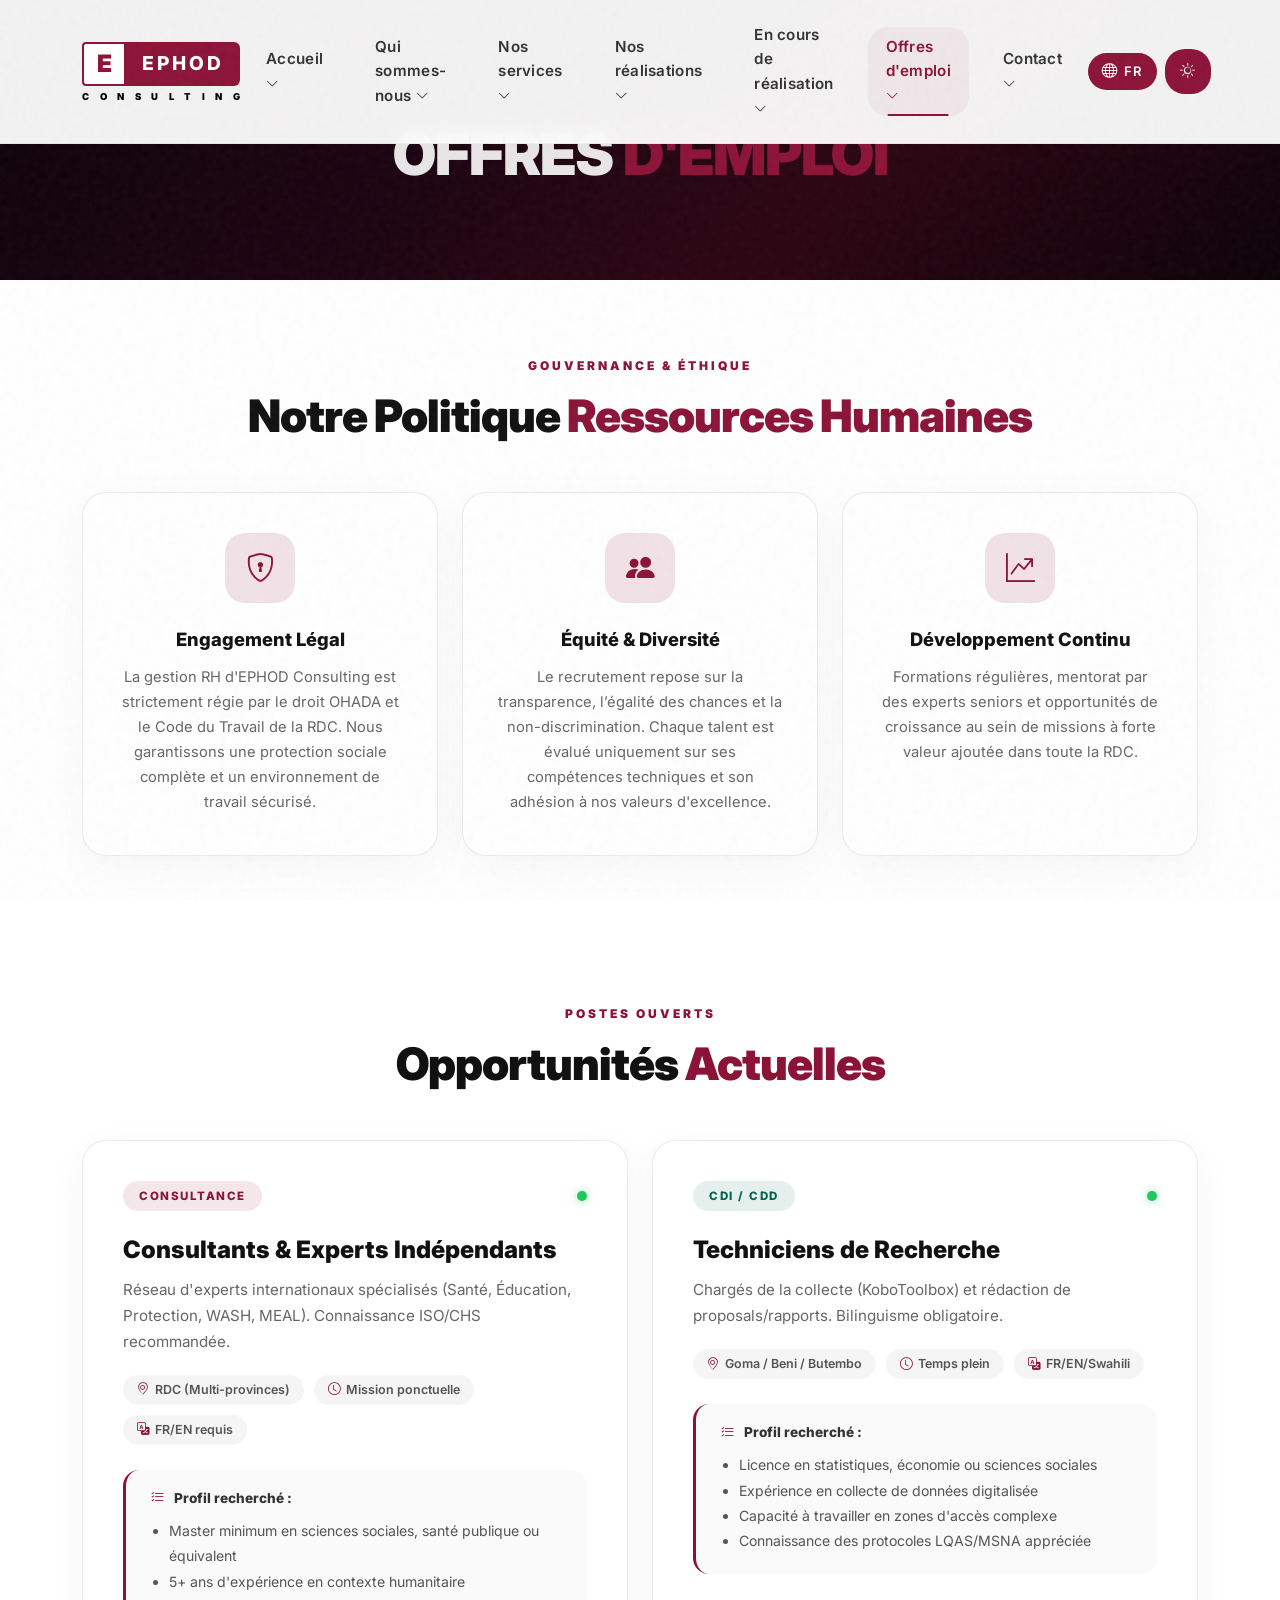
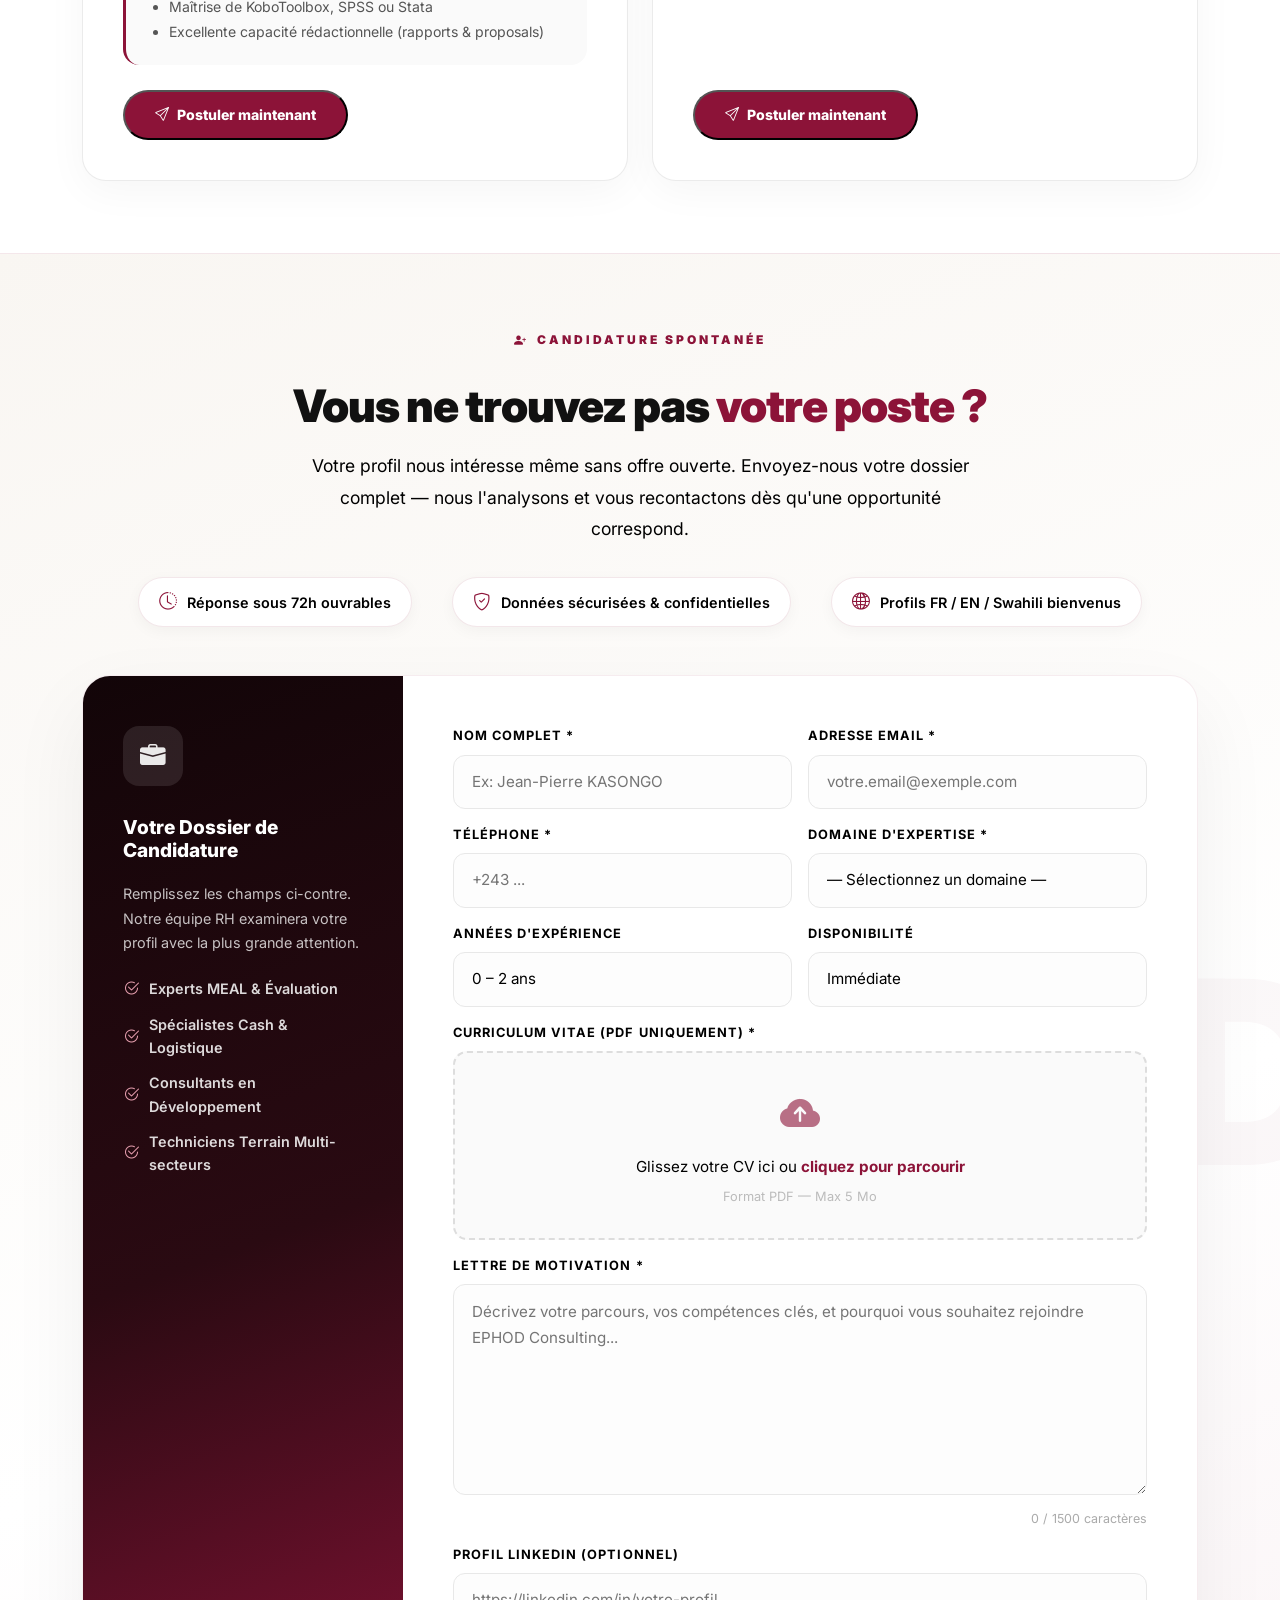
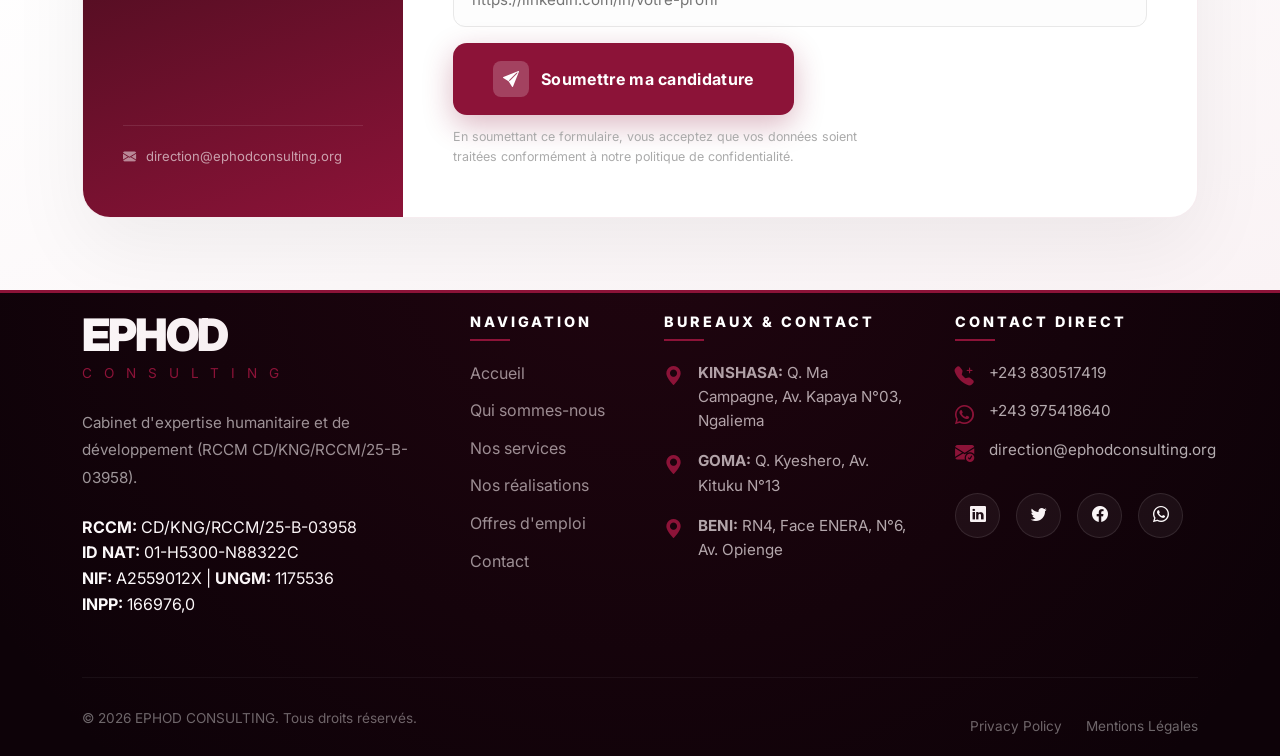
<file: careers.html>
<!DOCTYPE html>
<html lang="fr">
<head>
  <meta charset="UTF-8">
  <meta name="viewport" content="width=device-width, initial-scale=1.0">
  <meta name="description" content="Offres d'emploi EPHOD Consulting — Rejoignez l'excellence. Nous recrutons des talents audacieux pour nos missions de conseil et transformation.">
  <title>EPHOD Consulting — Offres d'Emploi</title>
  <link rel="preconnect" href="https://fonts.googleapis.com">
  <link href="https://fonts.googleapis.com/css2?family=Inter:wght@300;400;500;600;700;800;900&display=swap" rel="stylesheet">
  <link href="https://cdn.jsdelivr.net/npm/bootstrap@5.3.0/dist/css/bootstrap.min.css" rel="stylesheet">
  <link href="https://cdn.jsdelivr.net/npm/bootstrap-icons@1.10.5/font/bootstrap-icons.css" rel="stylesheet">
  <link rel="stylesheet" href="css/style.css?v=7.5">
  <link rel="icon" type="image/svg+xml" href="img/favicon.svg">
  <meta property="og:title" content="EPHOD Consulting">
  <meta property="og:description" content="Expertise analytique, évaluation stratégique et renforcement des capacités en RDC.">
  <meta property="og:type" content="website">
  <meta property="og:image" content="https://josuekasongo.github.io/site_ephod/img/portfolio/strategic_workshop.webp">
  <meta property="og:url" content="https://josuekasongo.github.io/site_ephod/">
  <!-- Global site tag (gtag.js) - Google Analytics -->
  <script async src="https://www.googletagmanager.com/gtag/js?id=G-XXXXXXXXXX"></script>
  <script>
    window.dataLayer = window.dataLayer || [];
    function gtag(){dataLayer.push(arguments);}
    gtag('js', new Date());
    gtag('config', 'G-XXXXXXXXXX');
  </script>
</head>
<body>

  <!-- ========== NAVBAR ========== -->
  <nav class="navbar navbar-expand-lg" id="mainNavbar">
    <div class="container">
      <a class="logo-wrap-elite" href="index.html">
        <div class="logo-top-elite">
          <div class="logo-icon-box">
            <span>E</span>
          </div>
          <div class="logo-text-box">
            <span>EPHOD</span>
          </div>
        </div>
        <div class="logo-sub-text">
          <span>C</span><span>O</span><span>N</span><span>S</span><span>U</span><span>L</span><span>T</span><span>I</span><span>N</span><span>G</span>
        </div>
      </a>
      <button class="navbar-toggler border-0 shadow-none ms-auto" type="button" data-bs-toggle="collapse"
        data-bs-target="#navMenu" aria-controls="navMenu" aria-expanded="false" aria-label="Menu">
        <span class="navbar-toggler-icon"></span>
      </button>
      <div class="collapse navbar-collapse" id="navMenu">
        <ul class="navbar-nav ms-auto mb-2 mb-lg-0 align-items-lg-center">
          <li class="nav-item has-dropdown">
            <a class="nav-link" href="index.html"><span data-i18n="nav.home">Accueil</span> <i class="bi bi-chevron-down" style="font-size:0.8rem;"></i></a>
            <div class="nav-dropdown">
              <a href="index.html#hero" class="nav-dropdown-item"><i class="bi bi-house-door icon-red"></i><div><span data-i18n="menu.home_head">En-tête</span><small data-i18n="menu.home_head_sub">Retour au début</small></div></a>
              <a href="index.html#actualites" class="nav-dropdown-item"><i class="bi bi-newspaper icon-red"></i><div><span data-i18n="menu.home_news">Dernières missions</span><small data-i18n="menu.home_news_sub">Notre actualité récente</small></div></a>
              <a href="index.html#partners" class="nav-dropdown-item"><i class="bi bi-diagram-3 icon-red"></i><div><span data-i18n="menu.home_partners">Réseau de confiance</span><small data-i18n="menu.home_partners_sub">Nos collaborateurs</small></div></a>
            </div>
          </li>
          
          <li class="nav-item has-dropdown">
            <a class="nav-link" href="about.html"><span data-i18n="nav.about">Qui sommes-nous</span> <i class="bi bi-chevron-down" style="font-size:0.8rem;"></i></a>
            <div class="nav-dropdown">
              <a href="about.html#vision" class="nav-dropdown-item"><i class="bi bi-eye icon-red"></i><div><span data-i18n="menu.about_vision">Notre Vision</span><small data-i18n="menu.about_vision_sub">Valeurs &amp; identité</small></div></a>
              <a href="about.html#mission" class="nav-dropdown-item"><i class="bi bi-bullseye icon-red"></i><div><span data-i18n="menu.about_mission">Notre Mission</span><small data-i18n="menu.about_mission_sub">Engagements EPHOD</small></div></a>
              <a href="about.html#equipe" class="nav-dropdown-item"><i class="bi bi-people icon-red"></i><div><span data-i18n="menu.about_team">Notre Équipe</span><small data-i18n="menu.about_team_sub">Experts pluridisciplinaires</small></div></a>
            </div>
          </li>
          
          <li class="nav-item has-dropdown">
            <a class="nav-link" href="services.html"><span data-i18n="nav.services">Nos services</span> <i class="bi bi-chevron-down" style="font-size:0.8rem;"></i></a>
            <div class="nav-dropdown">
              <a href="services.html#analytics" class="nav-dropdown-item"><i class="bi bi-bar-chart icon-red"></i><div><span data-i18n="menu.srv_audit">Audit &amp; Assurance</span><small data-i18n="menu.srv_audit_sub">Expertise complète</small></div></a>
              <a href="services.html#strategy" class="nav-dropdown-item"><i class="bi bi-award icon-red"></i><div><span data-i18n="menu.srv_cap">Renforcement des Capacités</span><small data-i18n="menu.srv_cap_sub">Formation &amp; coaching</small></div></a>
              <a href="services.html#support" class="nav-dropdown-item"><i class="bi bi-headset icon-red"></i><div><span data-i18n="menu.srv_support">Support &amp; Gestion</span><small data-i18n="menu.srv_support_sub">Accompagnement de projets</small></div></a>
              <a href="services.html#eval" class="nav-dropdown-item"><i class="bi bi-graph-up-arrow icon-red"></i><div><span data-i18n="menu.srv_eval">Évaluations Stratégiques</span><small data-i18n="menu.srv_eval_sub">Mesures d'impact</small></div></a>
            </div>
          </li>
          
          <li class="nav-item has-dropdown">
            <a class="nav-link" href="portfolio.html"><span data-i18n="nav.portfolio">Nos réalisations</span> <i class="bi bi-chevron-down" style="font-size:0.8rem;"></i></a>
            <div class="nav-dropdown">
              <a href="portfolio.html" class="nav-dropdown-item"><i class="bi bi-map icon-red"></i><div><span data-i18n="menu.port_lualaba">Lualaba &amp; Haut-Katanga</span><small data-i18n="menu.port_lualaba_sub">Secteur minier</small></div></a>
              <a href="portfolio.html" class="nav-dropdown-item"><i class="bi bi-shield-check icon-red"></i><div><span data-i18n="menu.port_kivu">Nord-Kivu</span><small data-i18n="menu.port_kivu_sub">Risques &amp; Protection</small></div></a>
              <a href="portfolio.html" class="nav-dropdown-item"><i class="bi bi-cash-coin icon-red"></i><div><span data-i18n="menu.port_sud">Sud-Kivu</span><small data-i18n="menu.port_sud_sub">Évaluations PDM</small></div></a>
            </div>
          </li>
          
          <li class="nav-item has-dropdown">
            <a class="nav-link" href="ongoing.html"><span data-i18n="nav.ongoing">En cours de réalisation</span> <i class="bi bi-chevron-down" style="font-size:0.8rem;"></i></a>
            <div class="nav-dropdown">
              <a href="ongoing.html" class="nav-dropdown-item"><i class="bi bi-activity icon-red"></i><div><span data-i18n="menu.ong_missions">Missions Actuelles</span><small data-i18n="menu.ong_missions_sub">Sur le terrain</small></div></a>
              <a href="ongoing.html" class="nav-dropdown-item"><i class="bi bi-globe-americas icon-red"></i><div><span data-i18n="menu.ong_zones">Zones d'accès complexe</span><small data-i18n="menu.ong_zones_sub">Déploiements RDC</small></div></a>
            </div>
          </li>
          
          <li class="nav-item has-dropdown">
            <a class="nav-link" href="careers.html"><span data-i18n="nav.careers">Offres d'emploi</span> <i class="bi bi-chevron-down" style="font-size:0.8rem;"></i></a>
            <div class="nav-dropdown">
              <a href="careers.html" class="nav-dropdown-item"><i class="bi bi-person-badge icon-red"></i><div><span data-i18n="menu.car_join">Rejoindre l'équipe</span><small data-i18n="menu.car_join_sub">Opportunités EPHOD</small></div></a>
              <a href="careers.html" class="nav-dropdown-item"><i class="bi bi-person-lines-fill icon-red"></i><div><span data-i18n="menu.car_network">Réseau d'experts</span><small data-i18n="menu.car_network_sub">Consultants indépendants</small></div></a>
            </div>
          </li>
          
          <li class="nav-item has-dropdown">
            <a class="nav-link" href="contact.html"><span data-i18n="nav.contact">Contact</span> <i class="bi bi-chevron-down" style="font-size:0.8rem;"></i></a>
            <div class="nav-dropdown">
              <a href="contact.html" class="nav-dropdown-item"><i class="bi bi-building icon-red"></i><div><span data-i18n="menu.contact_offices">Nos Bureaux</span><small data-i18n="menu.contact_offices_sub">Kinshasa, Goma, Beni</small></div></a>
              <a href="contact.html" class="nav-dropdown-item"><i class="bi bi-envelope-paper icon-red"></i><div><span data-i18n="menu.contact_write">Nous écrire</span><small data-i18n="menu.contact_write_sub">Demandes &amp; Support</small></div></a>
            </div>
          </li>
        </ul>
        <div class="d-flex align-items-center gap-2 mt-3 mt-lg-0 mb-3 mb-lg-0">
          <button class="lang-btn m-0" onclick="toggleLanguage()" id="langBtn"><i class="bi bi-globe"></i><span id="lang-toggle-text">FR</span></button>
          <button class="lang-btn m-0 theme-toggle-btn" onclick="cycleTheme()" id="themeBtn" title="Changer le thème" style="padding: 10px 15px;"><i class="bi bi-moon-stars" id="themeIcon"></i></button>
        </div>
      </div>
    </div>
  </nav>

  <!-- ========== BANNER (REFINED ELITE) ========== -->
  <section class="noir-rouge-elite-banner">
    <div class="orb-1"></div>
    <div class="orb-2"></div>
    <div class="container banner-content-elite typewriter-group">
      <h1 class="elite-banner-title chained" data-i18n="careers.banner_title">OFFRES <span class="color-rouge">D'EMPLOI</span></h1>
    </div>
  </section>

  <!-- ========== HR GOVERNANCE (Elite) ========== -->
  <section class="py-5">
    <div class="container py-lg-4">
      <div class="text-center mb-5">
        <span class="careers-section-eyebrow" data-i18n="careers.policy_label"><i class="bi bi-patch-check-fill"></i> GOUVERNANCE & ÉTHIQUE</span>
        <h2 class="careers-section-heading" data-i18n="careers.policy_title">Notre Politique <span>Ressources Humaines</span></h2>
      </div>
      <div class="row g-4">
        <div class="col-lg-4 fade-up">
          <div class="hr-pillar-card">
            <div class="hr-pillar-icon"><i class="bi bi-shield-lock"></i></div>
            <h5 data-i18n="careers.p_legal_title">Engagement Légal</h5>
            <p data-i18n="careers.policy_legal">La gestion RH d'EPHOD Consulting est strictement régie par le droit OHADA et le Code du Travail de la RDC. Protection sociale complète et environnement sécurisé.</p>
          </div>
        </div>
        <div class="col-lg-4 fade-up">
          <div class="hr-pillar-card">
            <div class="hr-pillar-icon"><i class="bi bi-people-fill"></i></div>
            <h5 data-i18n="careers.p_equity_title">Équité & Diversité</h5>
            <p data-i18n="careers.policy_equity">Transparence, égalité des chances et non-discrimination. Chaque talent est évalué uniquement sur ses compétences techniques et son adhésion à nos valeurs.</p>
          </div>
        </div>
        <div class="col-lg-4 fade-up">
          <div class="hr-pillar-card">
            <div class="hr-pillar-icon"><i class="bi bi-graph-up-arrow"></i></div>
            <h5 data-i18n="careers.p_dev_title">Développement Continu</h5>
            <p data-i18n="careers.policy_dev">Formations régulières, mentorat par des experts seniors et opportunités de croissance au sein de missions à forte valeur ajoutée dans toute la RDC.</p>
          </div>
        </div>
      </div>
    </div>
  </section>

  <!-- ========== JOB OPENINGS (Elite Cards) ========== -->
  <section class="py-5">
    <div class="container py-lg-4">
      <div class="text-center mb-5">
        <span class="careers-section-eyebrow" data-i18n="careers.jobs_label"><i class="bi bi-briefcase-fill"></i> POSTES OUVERTS</span>
        <h2 class="careers-section-heading" data-i18n="careers.jobs_title">Opportunités <span>Actuelles</span></h2>
      </div>
      <div class="row g-4">
        <!-- Job 1 -->
        <div class="col-lg-6 fade-up">
          <div class="job-card-elite">
            <div class="job-card-top">
              <div class="job-type-badge consultance">Consultance</div>
              <span class="job-status-dot"></span>
            </div>
            <h4 class="job-title-elite" data-i18n="careers.job1_title">Consultants & Experts Indépendants</h4>
            <p class="job-desc-elite" data-i18n="careers.job1_desc">Réseau d'experts internationaux spécialisés (Santé, Éducation, Protection, WASH, MEAL). Connaissance ISO/CHS recommandée.</p>
            <div class="job-tags">
              <span><i class="bi bi-geo-alt"></i> RDC (Multi-provinces)</span>
              <span><i class="bi bi-clock"></i> Mission ponctuelle</span>
              <span><i class="bi bi-translate"></i> FR/EN requis</span>
            </div>
            <div class="job-requirements">
              <h6><i class="bi bi-list-check"></i> <span data-i18n="careers.job_req_title">Profil recherché :</span></h6>
              <ul>
                <li data-i18n="careers.job1_req1">Master minimum en sciences sociales, santé publique ou équivalent</li>
                <li data-i18n="careers.job1_req2">5+ ans d'expérience en contexte humanitaire</li>
                <li data-i18n="careers.job1_req3">Maîtrise de KoboToolbox, SPSS ou Stata</li>
                <li data-i18n="careers.job1_req4">Excellente capacité rédactionnelle (rapports & proposals)</li>
              </ul>
            </div>
            <button type="button" class="job-apply-btn" data-bs-toggle="modal" data-bs-target="#applyModal">
              <i class="bi bi-send"></i> <span data-i18n="careers.job_apply_btn">Postuler maintenant</span>
            </button>
          </div>
        </div>

        <!-- Job 2 -->
        <div class="col-lg-6 fade-up">
          <div class="job-card-elite">
            <div class="job-card-top">
              <div class="job-type-badge cdi">CDI / CDD</div>
              <span class="job-status-dot"></span>
            </div>
            <h4 class="job-title-elite" data-i18n="careers.job2_title">Techniciens de Recherche</h4>
            <p class="job-desc-elite" data-i18n="careers.job2_desc">Chargés de la collecte (KoboToolbox) et rédaction de proposals/rapports. Bilinguisme obligatoire.</p>
            <div class="job-tags">
              <span><i class="bi bi-geo-alt"></i> Goma / Beni / Butembo</span>
              <span><i class="bi bi-clock"></i> Temps plein</span>
              <span><i class="bi bi-translate"></i> FR/EN/Swahili</span>
            </div>
            <div class="job-requirements">
              <h6><i class="bi bi-list-check"></i> <span data-i18n="careers.job_req_title">Profil recherché :</span></h6>
              <ul>
                <li data-i18n="careers.job2_req1">Licence en statistiques, économie ou sciences sociales</li>
                <li data-i18n="careers.job2_req2">Expérience en collecte de données digitalisée</li>
                <li data-i18n="careers.job2_req3">Capacité à travailler en zones d'accès complexe</li>
                <li data-i18n="careers.job2_req4">Connaissance des protocoles LQAS/MSNA appréciée</li>
              </ul>
            </div>
            <button type="button" class="job-apply-btn" data-bs-toggle="modal" data-bs-target="#applyModal">
              <i class="bi bi-send"></i> <span data-i18n="careers.job_apply_btn">Postuler maintenant</span>
            </button>
          </div>
        </div>
      </div>
    </div>
  </section>

  <!-- ========== CANDIDATURE SPONTANÉE (Section Permanente) ========== -->
  <section class="spontaneous-section py-5" id="candidatureSpontanee">
    <div class="container py-lg-4">

      <!-- Header -->
      <div class="spontaneous-header text-center mb-5 fade-up">
        <span class="careers-section-eyebrow"><i class="bi bi-person-plus-fill"></i> <span data-i18n="careers.spont_label">CANDIDATURE SPONTANÉE</span></span>
        <h2 class="careers-section-heading mt-3" data-i18n="careers.spont_title">Vous ne trouvez pas <span>votre poste ?</span></h2>
        <p class="spontaneous-subtitle" data-i18n="careers.spont_subtitle">Votre profil nous intéresse même sans offre ouverte. Envoyez-nous votre dossier complet — nous l'analysons et vous recontactons dès qu'une opportunité correspond.</p>
        <!-- Trust indicators -->
        <div class="spont-trust-row">
          <div class="spont-trust-item">
            <i class="bi bi-clock-history"></i>
            <span data-i18n="careers.spont_trust1">Réponse sous 72h ouvrables</span>
          </div>
          <div class="spont-trust-item">
            <i class="bi bi-shield-check"></i>
            <span data-i18n="careers.spont_trust2">Données sécurisées & confidentielles</span>
          </div>
          <div class="spont-trust-item">
            <i class="bi bi-globe2"></i>
            <span data-i18n="careers.spont_trust3">Profils FR / EN / Swahili bienvenus</span>
          </div>
        </div>
      </div>

      <!-- Form Card -->
      <div class="spontaneous-form-card fade-up">
        <div class="spont-form-inner">

          <!-- Left decoration -->
          <div class="spont-form-deco">
            <div class="spont-deco-icon"><i class="bi bi-briefcase-fill"></i></div>
            <h4 data-i18n="careers.spont_form_heading">Votre Dossier de Candidature</h4>
            <p data-i18n="careers.spont_form_sub">Remplissez les champs ci-contre. Notre équipe RH examinera votre profil avec la plus grande attention.</p>
            <ul class="spont-what-we-look list-unstyled">
              <li><i class="bi bi-check2-circle"></i> <span data-i18n="careers.spont_l1">Experts MEAL & Évaluation</span></li>
              <li><i class="bi bi-check2-circle"></i> <span data-i18n="careers.spont_l2">Spécialistes Cash & Logistique</span></li>
              <li><i class="bi bi-check2-circle"></i> <span data-i18n="careers.spont_l3">Consultants en Développement</span></li>
              <li><i class="bi bi-check2-circle"></i> <span data-i18n="careers.spont_l4">Techniciens Terrain Multi-secteurs</span></li>
            </ul>
            <div class="spont-email-hint">
              <i class="bi bi-envelope-fill"></i>
              <span>direction@ephodconsulting.org</span>
            </div>
          </div>

          <!-- Right form -->
          <div class="spont-form-fields">
            <form class="spontaneous-form" id="spontaneousForm" action="mailto:direction@ephodconsulting.org" method="post" enctype="multipart/form-data">
              <div class="row g-3">

                <!-- Name -->
                <div class="col-md-6">
                  <label class="spont-label" for="spontName" data-i18n="careers.lbl_name">Nom complet *</label>
                  <input type="text" class="spont-input" id="spontName" name="nom" placeholder="Ex: Jean-Pierre KASONGO" required>
                </div>

                <!-- Email -->
                <div class="col-md-6">
                  <label class="spont-label" for="spontEmail" data-i18n="careers.lbl_email">Adresse email *</label>
                  <input type="email" class="spont-input" id="spontEmail" name="email" placeholder="votre.email@exemple.com" required>
                </div>

                <!-- Phone -->
                <div class="col-md-6">
                  <label class="spont-label" for="spontPhone" data-i18n="careers.lbl_phone">Téléphone *</label>
                  <input type="tel" class="spont-input" id="spontPhone" name="telephone" placeholder="+243 ...">
                </div>

                <!-- Domain -->
                <div class="col-md-6">
                  <label class="spont-label" for="spontDomain" data-i18n="careers.spont_domain_label">Domaine d'expertise *</label>
                  <select class="spont-input" id="spontDomain" name="domaine" required>
                    <option value="" disabled selected data-i18n="careers.spont_domain_ph">— Sélectionnez un domaine —</option>
                    <option value="meal" data-i18n="careers.spont_d1">MEAL & Évaluation</option>
                    <option value="cash" data-i18n="careers.spont_d2">Cash & Logistique</option>
                    <option value="sante" data-i18n="careers.spont_d3">Santé Publique</option>
                    <option value="education" data-i18n="careers.spont_d4">Éducation & Protection</option>
                    <option value="wash" data-i18n="careers.spont_d5">EHA / WASH</option>
                    <option value="conseil" data-i18n="careers.spont_d6">Advisory Stratégique</option>
                    <option value="other" data-i18n="careers.spont_d7">Autre domaine</option>
                  </select>
                </div>

                <!-- Experience -->
                <div class="col-md-6">
                  <label class="spont-label" for="spontExp" data-i18n="careers.spont_exp_label">Années d'expérience</label>
                  <select class="spont-input" id="spontExp" name="experience">
                    <option value="0-2">0 – 2 ans</option>
                    <option value="3-5">3 – 5 ans</option>
                    <option value="5-10">5 – 10 ans</option>
                    <option value="10+">10+ ans</option>
                  </select>
                </div>

                <!-- Availability -->
                <div class="col-md-6">
                  <label class="spont-label" for="spontAvail" data-i18n="careers.lbl_avail">Disponibilité</label>
                  <select class="spont-input" id="spontAvail" name="disponibilite">
                    <option value="immediate" data-i18n="careers.avail_1">Immédiate</option>
                    <option value="1month" data-i18n="careers.avail_2">Sous 1 mois</option>
                    <option value="3months" data-i18n="careers.avail_3">Sous 3 mois</option>
                    <option value="negotiable" data-i18n="careers.avail_4">À négocier</option>
                  </select>
                </div>

                <!-- CV Upload -->
                <div class="col-12">
                  <label class="spont-label" for="spontCV" data-i18n="careers.lbl_cv">Curriculum Vitae (PDF) *</label>
                  <div class="spont-upload-zone" id="cvDropZone">
                    <input type="file" id="spontCV" name="cv" accept=".pdf,.doc,.docx" required>
                    <div class="spont-upload-content">
                      <i class="bi bi-cloud-arrow-up-fill"></i>
                      <span data-i18n="careers.cv_drop">Glissez votre CV ici ou <strong>cliquez pour parcourir</strong></span>
                      <small data-i18n="careers.cv_format">PDF, DOC — Max 5 Mo</small>
                    </div>
                    <div class="spont-upload-preview" id="cvPreview" style="display:none;">
                      <i class="bi bi-file-earmark-check-fill"></i>
                      <span id="cvFileName">document.pdf</span>
                      <button type="button" class="spont-remove-file" id="removeCv">×</button>
                    </div>
                  </div>
                </div>

                <!-- Cover Letter / Motivation -->
                <div class="col-12">
                  <label class="spont-label" for="spontLetter" data-i18n="careers.lbl_letter">Message & Lettre de motivation *</label>
                  <textarea class="spont-input spont-textarea" id="spontLetter" name="motivation" rows="7" placeholder="Décrivez votre parcours, vos compétences clés, et pourquoi vous souhaitez rejoindre EPHOD Consulting..." required></textarea>
                  <div class="spont-char-counter"><span id="letterCount">0</span> / 1500 caractères</div>
                </div>

                <!-- LinkedIn -->
                <div class="col-12">
                  <label class="spont-label" for="spontLinkedIn" data-i18n="careers.lbl_lk">Profil LinkedIn ou Portfolio (optionnel)</label>
                  <input type="url" class="spont-input" id="spontLinkedIn" name="linkedin" placeholder="https://linkedin.com/in/votre-profil">
                </div>

                <!-- Submit -->
                <div class="col-12">
                  <div class="spont-submit-wrap">
                    <button type="submit" class="spont-submit-btn" id="spontSubmitBtn">
                      <span class="spont-btn-icon"><i class="bi bi-send-fill"></i></span>
                      <span class="spont-btn-text" data-i18n="careers.btn_submit">Soumettre ma candidature</span>
                    </button>
                    <p class="spont-disclaimer" data-i18n="careers.form_disc">En soumettant ce formulaire, vous acceptez que vos données soient traitées conformément à notre politique de confidentialité.</p>
                  </div>
                </div>

              </div>
            </form>
          </div>

        </div>
      </div>
    </div>
  </section>

  <!-- ========== RECRUITMENT MODAL (Elite) ========== -->
  <div class="modal fade" id="applyModal" tabindex="-1" aria-labelledby="applyModalLabel" aria-hidden="true">
    <div class="modal-dialog modal-dialog-centered modal-lg modal-dialog-scrollable">
      <div class="modal-content border-0 overflow-hidden" style="border-radius:24px;">
        <div class="modal-header bg-dark text-white py-4 border-0">
          <h5 class="modal-title fw-900" id="applyModalLabel">
            <span class="color-rouge"><i class="bi bi-briefcase-fill me-2"></i></span> 
            <span data-i18n="careers.form_title">Rejoignez l'Excellence</span>
          </h5>
          <button type="button" class="btn-close btn-close-white" data-bs-dismiss="modal" aria-label="Close"></button>
        </div>
        <div class="modal-body p-4 p-lg-5">
          <p class="careers-form-subtitle mb-4 text-center" data-i18n="careers.form_sub">Soumettez votre candidature complète. Notre équipe RH analysera votre profil sous 72h ouvrables.</p>
          
          <form class="application-form-elite" action="mailto:direction@ephodconsulting.org" method="post" enctype="multipart/form-data">
            <div class="row g-3">
              <!-- Full Name -->
              <div class="col-md-6">
                <label class="form-label-elite" for="appFullName" data-i18n="careers.lbl_name">Nom complet *</label>
                <input type="text" class="form-control-elite" id="appFullName" name="name" data-i18n-placeholder="careers.ph_name" placeholder="Ex: Jean-Pierre KASONGO" required>
              </div>
              <!-- Email -->
              <div class="col-md-6">
                <label class="form-label-elite" for="appEmail" data-i18n="careers.lbl_email">Adresse email *</label>
                <input type="email" class="form-control-elite" id="appEmail" name="email" placeholder="votre.email@exemple.com" required>
              </div>
              <!-- Phone -->
              <div class="col-md-6">
                <label class="form-label-elite" for="appPhone" data-i18n="careers.lbl_phone">Téléphone *</label>
                <input type="tel" class="form-control-elite" id="appPhone" name="phone" placeholder="+243 ..." required>
              </div>
              <!-- Position -->
              <div class="col-md-6">
                <label class="form-label-elite" for="appPosition" data-i18n="careers.lbl_pos">Poste visé *</label>
                <select class="form-control-elite" id="appPosition" name="position" required>
                  <option value="" disabled selected data-i18n="careers.opt_def">— Sélectionnez un poste —</option>
                  <option value="consultant" data-i18n="careers.opt_1">Consultant & Expert Indépendant</option>
                  <option value="technicien" data-i18n="careers.opt_2">Technicien de Recherche</option>
                  <option value="spontanee" data-i18n="careers.opt_3">Candidature spontanée</option>
                </select>
              </div>
              <!-- CV Upload -->
              <div class="col-12">
                <label class="form-label-elite" for="appCV" data-i18n="careers.lbl_cv">Curriculum Vitae (PDF uniquement) *</label>
                <div class="file-upload-elite">
                  <input type="file" id="appCV" name="cv" accept=".pdf" required>
                  <div class="file-upload-placeholder">
                    <i class="bi bi-cloud-arrow-up"></i>
                    <span data-i18n="careers.cv_drop">Glissez votre CV ici ou <strong>cliquez pour parcourir</strong></span>
                    <small data-i18n="careers.cv_format">Format PDF — Max 5 Mo</small>
                  </div>
                </div>
              </div>
              <!-- Cover Letter -->
              <div class="col-12">
                <label class="form-label-elite" for="appLetter" data-i18n="careers.lbl_letter">Lettre de motivation *</label>
                <textarea class="form-control-elite" id="appLetter" name="letter" rows="6" data-i18n-placeholder="careers.ph_letter" placeholder="Décrivez votre motivation, vos compétences clés et votre disponibilité..." required></textarea>
              </div>
              <!-- LinkedIn & Avail -->
              <div class="col-md-6">
                <label class="form-label-elite" for="appLinkedIn" data-i18n="careers.lbl_lk">Profil LinkedIn (optionnel)</label>
                <input type="url" class="form-control-elite" id="appLinkedIn" name="linkedin" placeholder="https://linkedin.com/in/...">
              </div>
              <div class="col-md-6">
                <label class="form-label-elite" for="appAvail" data-i18n="careers.lbl_avail">Disponibilité</label>
                <select class="form-control-elite" id="appAvail" name="availability">
                  <option value="immediate" data-i18n="careers.avail_1">Immédiate</option>
                  <option value="1month" data-i18n="careers.avail_2">Sous 1 mois</option>
                  <option value="3months" data-i18n="careers.avail_3">Sous 3 mois</option>
                  <option value="negotiable" data-i18n="careers.avail_4">À négocier</option>
                </select>
              </div>
              <!-- Submit -->
              <div class="col-12 text-center mt-4">
                <button type="submit" class="btn-submit-elite">
                  <i class="bi bi-rocket-takeoff"></i> <span data-i18n="careers.btn_submit">Soumettre ma candidature</span>
                </button>
                <p class="form-disclaimer mt-3" data-i18n="careers.form_disc">En soumettant ce formulaire, vous acceptez que vos données soient traitées conformément à notre politique de confidentialité.</p>
              </div>
            </div>
          </form>
        </div>
      </div>
    </div>
  </div>


  <!-- ========== FULL INSTITUTIONAL FOOTER ========== -->
  <footer class="main-footer">
    <div class="container">
      <div class="row g-5">
        
        <!-- Column 1: Brand & Identity -->
        <div class="col-lg-4">
          <div class="footer-brand-wrap">
            <div class="footer-logo-main">EPHOD</div>
            <div class="footer-logo-sub">CONSULTING</div>
          </div>
          <p class="footer-desc-text mt-4">
            <span data-i18n="footer.desc">Cabinet d'expertise humanitaire et de développement. Spécialisé en planification, MEAL et opérationnalisation du développement.</span>
          </p>
          <div class="footer-legal-grid mt-4">
            <div class="legal-item"><strong>RCCM:</strong> CD/KNG/RCCM/25-B-03958</div>
            <div class="legal-item"><strong>ID NAT:</strong> 01-H5300-N88322C</div>
            <div class="legal-item"><strong>NIF:</strong> A2559012X | <strong>UNGM:</strong> 1175536</div>
            <div class="legal-item"><strong>INPP:</strong> 166976,0</div>
          </div>
        </div>

        <!-- Column 2: Navigation -->
        <div class="col-lg-2 col-md-4">
          <h4 class="footer-h4-title" data-i18n="footer.nav_title">NAVIGATION</h4>
          <ul class="footer-nav-links">
            <li><a href="index.html" data-i18n="nav.home">Accueil</a></li>
            <li><a href="about.html" data-i18n="nav.about">Qui sommes-nous</a></li>
            <li><a href="services.html" data-i18n="nav.services">Nos services</a></li>
            <li><a href="portfolio.html" data-i18n="nav.portfolio">Nos réalisations</a></li>
            <li><a href="careers.html" data-i18n="nav.careers">Offres d'emploi</a></li>
            <li><a href="contact.html" data-i18n="nav.contact">Contact</a></li>
          </ul>
        </div>

        <!-- Column 3: Regional Offices -->
        <div class="col-lg-3 col-md-4">
          <h4 class="footer-h4-title" data-i18n="footer.offices_title">NOS BUREAUX</h4>
          <ul class="footer-info-list">
            <li>
              <i class="bi bi-geo-alt-fill"></i>
              <span><strong>KINSHASA:</strong> Q. Ma Campagne, Av. Kapaya N°03, Ngaliema</span>
            </li>
            <li class="mt-3">
              <i class="bi bi-geo-alt-fill"></i>
              <span><strong>GOMA:</strong> Q. Kyeshero, Av. Kituku N°13</span>
            </li>
            <li class="mt-3">
              <i class="bi bi-geo-alt-fill"></i>
              <span><strong>BENI:</strong> RN4, Face ENERA, N°6, Av. Opienge</span>
            </li>
          </ul>
        </div>

        <!-- Column 4: Contact Direct -->
        <div class="col-lg-3 col-md-4">
          <h4 class="footer-h4-title" data-i18n="footer.direct_label">CONTACT DIRECT</h4>
          <ul class="footer-info-list">
            <li>
              <i class="bi bi-telephone-plus-fill"></i>
              <span>+243 830517419</span>
            </li>
            <li class="mt-2">
              <i class="bi bi-whatsapp"></i>
              <span>+243 975418640</span>
            </li>
            <li class="mt-2">
              <i class="bi bi-envelope-check-fill"></i>
              <span>direction@ephodconsulting.org</span>
            </li>
          </ul>
          <div class="footer-social-icons mt-4">
            <a href="#"><i class="bi bi-linkedin"></i></a>
            <a href="#"><i class="bi bi-twitter"></i></a>
            <a href="#"><i class="bi bi-facebook"></i></a>
            <a href="https://wa.me/243830517419" target="_blank" rel="noopener noreferrer" title="Nous contacter sur WhatsApp"><i class="bi bi-whatsapp"></i></a>
          </div>
        </div>

      </div>
      
      <div class="footer-bottom-elite">
        <p>&copy; 2026 EPHOD CONSULTING. Tous droits réservés.</p>
        <div class="f-bottom-links">
          <a href="privacy.html" data-i18n="footer.privacy">Privacy Policy</a>
          <a href="privacy.html" data-i18n="footer.terms">Terms</a>
        </div>
      </div>
    </div>
  </footer>

  <script defer src="https://cdn.jsdelivr.net/npm/bootstrap@5.3.0/dist/js/bootstrap.bundle.min.js"></script>
  <script defer src="js/lang.js?v=7.5"></script>
  <script defer src="js/main.js?v=7.5"></script>
  <script>
    if ('serviceWorker' in navigator) {
      navigator.serviceWorker.register('./sw.js?v=7.5');
    }
  </script>
</body>
</html>
</file>
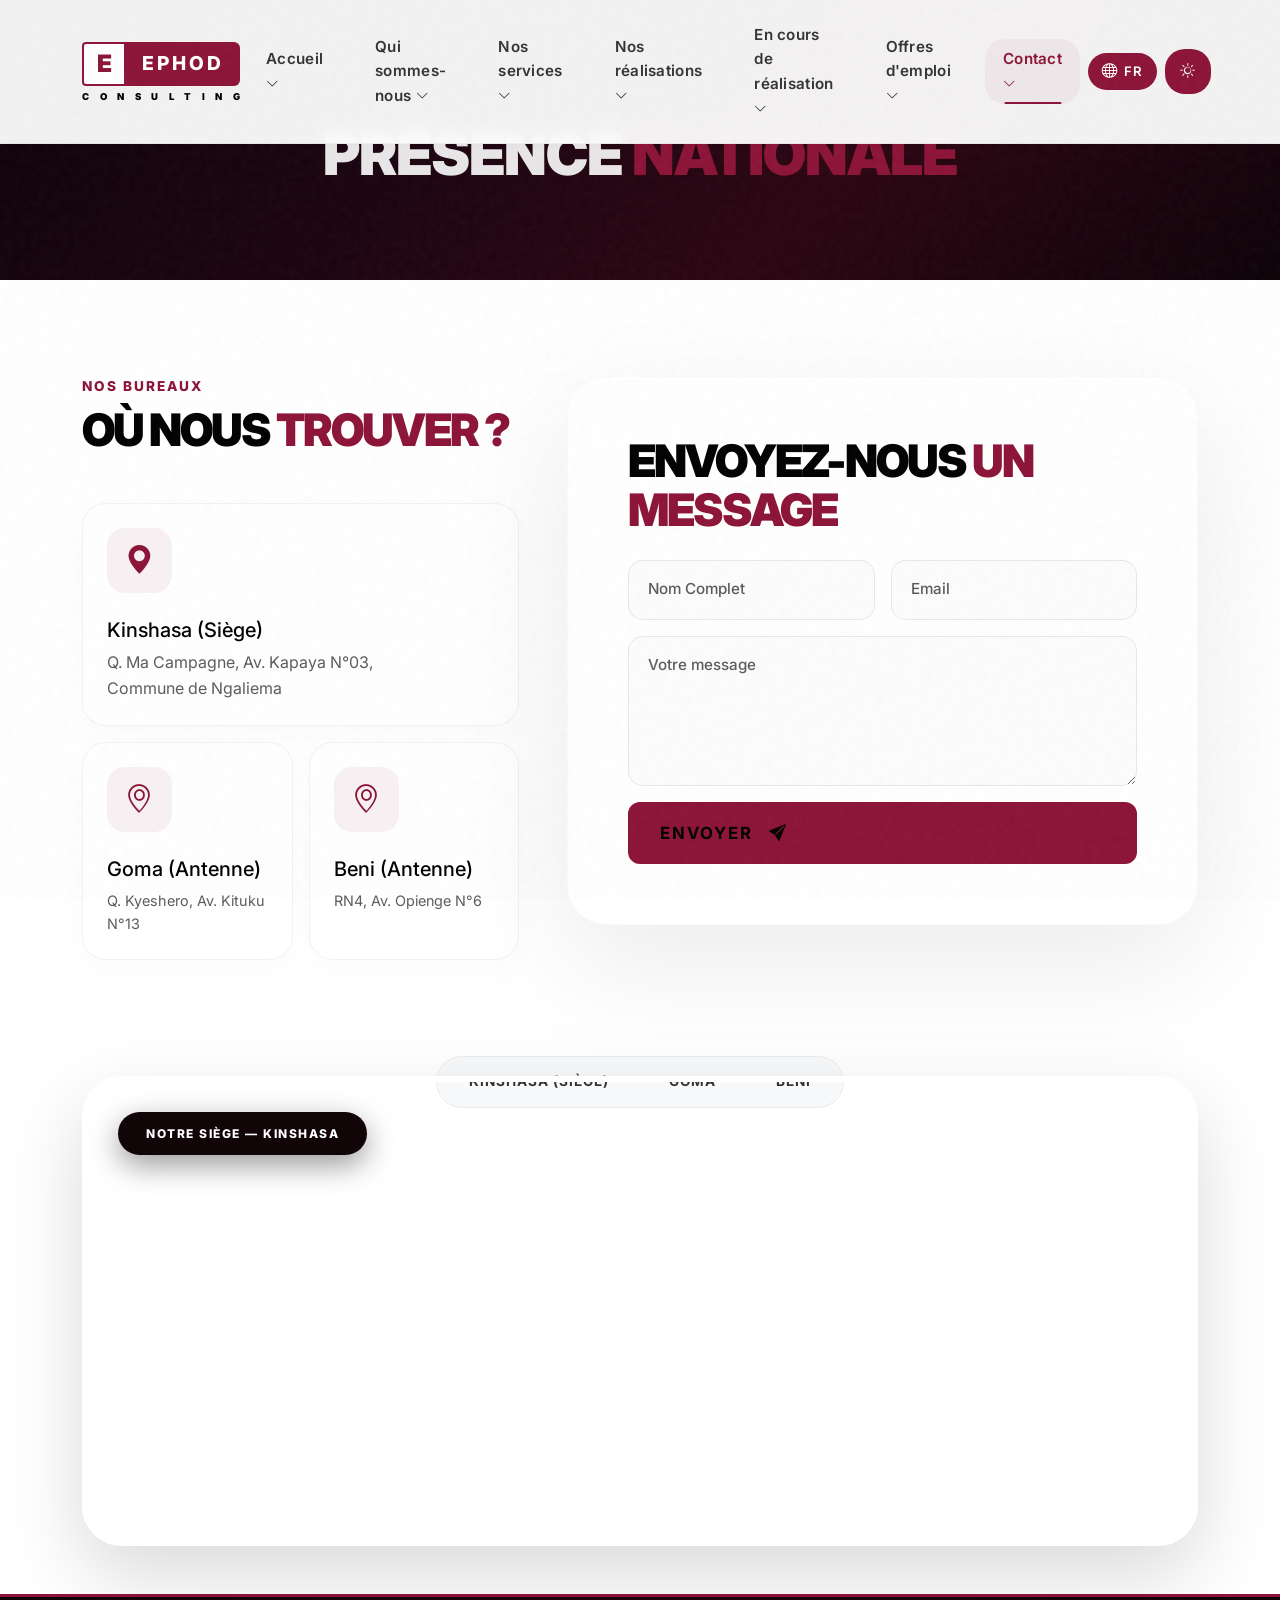
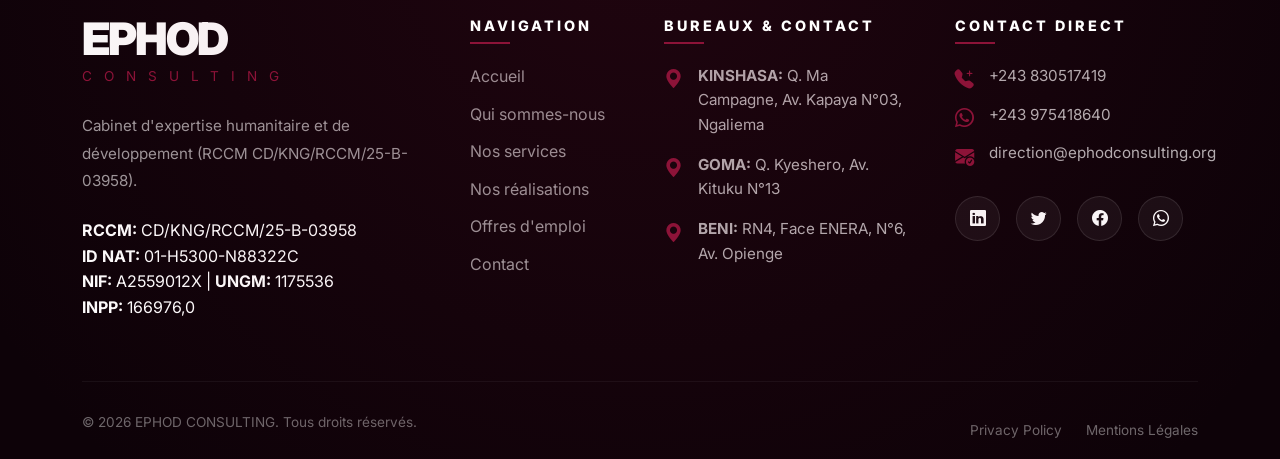
<file: contact.html>
<!DOCTYPE html>
<html lang="fr">
<head>
  <meta charset="UTF-8">
  <meta name="viewport" content="width=device-width, initial-scale=1.0">
  <meta name="description" content="Contactez EPHOD Consulting — Nous sommes à votre écoute pour vos projets de stratégie, innovation et transformation numérique.">
  <title>EPHOD Consulting — Contact</title>
  <link rel="preconnect" href="https://fonts.googleapis.com">
  <link href="https://fonts.googleapis.com/css2?family=Inter:wght@300;400;500;600;700;800;900&display=swap" rel="stylesheet">
  <link href="https://cdn.jsdelivr.net/npm/bootstrap@5.3.0/dist/css/bootstrap.min.css" rel="stylesheet">
  <link href="https://cdn.jsdelivr.net/npm/bootstrap-icons@1.10.5/font/bootstrap-icons.css" rel="stylesheet">
  <link rel="stylesheet" href="css/style.css?v=7.5">
  <link rel="icon" type="image/svg+xml" href="img/favicon.svg">
  <meta property="og:title" content="EPHOD Consulting">
  <meta property="og:description" content="Expertise analytique, évaluation stratégique et renforcement des capacités en RDC.">
  <meta property="og:type" content="website">
  <meta property="og:image" content="https://josuekasongo.github.io/site_ephod/img/portfolio/strategic_workshop.webp">
  <meta property="og:url" content="https://josuekasongo.github.io/site_ephod/">
  <!-- Global site tag (gtag.js) - Google Analytics -->
  <script async src="https://www.googletagmanager.com/gtag/js?id=G-XXXXXXXXXX"></script>
  <script>
    window.dataLayer = window.dataLayer || [];
    function gtag(){dataLayer.push(arguments);}
    gtag('js', new Date());
    gtag('config', 'G-XXXXXXXXXX');
  </script>
</head>
<body>

  <!-- ========== NAVBAR ========== -->
  <nav class="navbar navbar-expand-lg" id="mainNavbar">
    <div class="container">
      <a class="logo-wrap-elite" href="index.html">
        <div class="logo-top-elite">
          <div class="logo-icon-box">
            <span>E</span>
          </div>
          <div class="logo-text-box">
            <span>EPHOD</span>
          </div>
        </div>
        <div class="logo-sub-text">
          <span>C</span><span>O</span><span>N</span><span>S</span><span>U</span><span>L</span><span>T</span><span>I</span><span>N</span><span>G</span>
        </div>
      </a>
      <button class="navbar-toggler border-0 shadow-none ms-auto" type="button" data-bs-toggle="collapse"
        data-bs-target="#navMenu" aria-controls="navMenu" aria-expanded="false" aria-label="Menu">
        <span class="navbar-toggler-icon"></span>
      </button>
      <div class="collapse navbar-collapse" id="navMenu">
        <ul class="navbar-nav ms-auto mb-2 mb-lg-0 align-items-lg-center">
          <li class="nav-item has-dropdown">
            <a class="nav-link" href="index.html"><span data-i18n="nav.home">Accueil</span> <i class="bi bi-chevron-down" style="font-size:0.8rem;"></i></a>
            <div class="nav-dropdown">
              <a href="index.html#hero" class="nav-dropdown-item"><i class="bi bi-house-door icon-red"></i><div><span data-i18n="menu.home_head">En-tête</span><small data-i18n="menu.home_head_sub">Retour au début</small></div></a>
              <a href="index.html#actualites" class="nav-dropdown-item"><i class="bi bi-newspaper icon-red"></i><div><span data-i18n="menu.home_news">Dernières missions</span><small data-i18n="menu.home_news_sub">Notre actualité récente</small></div></a>
              <a href="index.html#partners" class="nav-dropdown-item"><i class="bi bi-diagram-3 icon-red"></i><div><span data-i18n="menu.home_partners">Réseau de confiance</span><small data-i18n="menu.home_partners_sub">Nos collaborateurs</small></div></a>
            </div>
          </li>
          
          <li class="nav-item has-dropdown">
            <a class="nav-link" href="about.html"><span data-i18n="nav.about">Qui sommes-nous</span> <i class="bi bi-chevron-down" style="font-size:0.8rem;"></i></a>
            <div class="nav-dropdown">
              <a href="about.html#vision" class="nav-dropdown-item"><i class="bi bi-eye icon-red"></i><div><span data-i18n="menu.about_vision">Notre Vision</span><small data-i18n="menu.about_vision_sub">Valeurs &amp; identité</small></div></a>
              <a href="about.html#mission" class="nav-dropdown-item"><i class="bi bi-bullseye icon-red"></i><div><span data-i18n="menu.about_mission">Notre Mission</span><small data-i18n="menu.about_mission_sub">Engagements EPHOD</small></div></a>
              <a href="about.html#equipe" class="nav-dropdown-item"><i class="bi bi-people icon-red"></i><div><span data-i18n="menu.about_team">Notre Équipe</span><small data-i18n="menu.about_team_sub">Experts pluridisciplinaires</small></div></a>
            </div>
          </li>
          
          <li class="nav-item has-dropdown">
            <a class="nav-link" href="services.html"><span data-i18n="nav.services">Nos services</span> <i class="bi bi-chevron-down" style="font-size:0.8rem;"></i></a>
            <div class="nav-dropdown">
              <a href="services.html#analytics" class="nav-dropdown-item"><i class="bi bi-bar-chart icon-red"></i><div><span data-i18n="menu.srv_audit">Audit &amp; Assurance</span><small data-i18n="menu.srv_audit_sub">Expertise complète</small></div></a>
              <a href="services.html#strategy" class="nav-dropdown-item"><i class="bi bi-award icon-red"></i><div><span data-i18n="menu.srv_cap">Renforcement des Capacités</span><small data-i18n="menu.srv_cap_sub">Formation &amp; coaching</small></div></a>
              <a href="services.html#support" class="nav-dropdown-item"><i class="bi bi-headset icon-red"></i><div><span data-i18n="menu.srv_support">Support &amp; Gestion</span><small data-i18n="menu.srv_support_sub">Accompagnement de projets</small></div></a>
              <a href="services.html#eval" class="nav-dropdown-item"><i class="bi bi-graph-up-arrow icon-red"></i><div><span data-i18n="menu.srv_eval">Évaluations Stratégiques</span><small data-i18n="menu.srv_eval_sub">Mesures d'impact</small></div></a>
            </div>
          </li>
          
          <li class="nav-item has-dropdown">
            <a class="nav-link" href="portfolio.html"><span data-i18n="nav.portfolio">Nos réalisations</span> <i class="bi bi-chevron-down" style="font-size:0.8rem;"></i></a>
            <div class="nav-dropdown">
              <a href="portfolio.html" class="nav-dropdown-item"><i class="bi bi-map icon-red"></i><div><span data-i18n="menu.port_lualaba">Lualaba &amp; Haut-Katanga</span><small data-i18n="menu.port_lualaba_sub">Secteur minier</small></div></a>
              <a href="portfolio.html" class="nav-dropdown-item"><i class="bi bi-shield-check icon-red"></i><div><span data-i18n="menu.port_kivu">Nord-Kivu</span><small data-i18n="menu.port_kivu_sub">Risques &amp; Protection</small></div></a>
              <a href="portfolio.html" class="nav-dropdown-item"><i class="bi bi-cash-coin icon-red"></i><div><span data-i18n="menu.port_sud">Sud-Kivu</span><small data-i18n="menu.port_sud_sub">Évaluations PDM</small></div></a>
            </div>
          </li>
          
          <li class="nav-item has-dropdown">
            <a class="nav-link" href="ongoing.html"><span data-i18n="nav.ongoing">En cours de réalisation</span> <i class="bi bi-chevron-down" style="font-size:0.8rem;"></i></a>
            <div class="nav-dropdown">
              <a href="ongoing.html" class="nav-dropdown-item"><i class="bi bi-activity icon-red"></i><div><span data-i18n="menu.ong_missions">Missions Actuelles</span><small data-i18n="menu.ong_missions_sub">Sur le terrain</small></div></a>
              <a href="ongoing.html" class="nav-dropdown-item"><i class="bi bi-globe-americas icon-red"></i><div><span data-i18n="menu.ong_zones">Zones d'accès complexe</span><small data-i18n="menu.ong_zones_sub">Déploiements RDC</small></div></a>
            </div>
          </li>
          
          <li class="nav-item has-dropdown">
            <a class="nav-link" href="careers.html"><span data-i18n="nav.careers">Offres d'emploi</span> <i class="bi bi-chevron-down" style="font-size:0.8rem;"></i></a>
            <div class="nav-dropdown">
              <a href="careers.html" class="nav-dropdown-item"><i class="bi bi-person-badge icon-red"></i><div><span data-i18n="menu.car_join">Rejoindre l'équipe</span><small data-i18n="menu.car_join_sub">Opportunités EPHOD</small></div></a>
              <a href="careers.html" class="nav-dropdown-item"><i class="bi bi-person-lines-fill icon-red"></i><div><span data-i18n="menu.car_network">Réseau d'experts</span><small data-i18n="menu.car_network_sub">Consultants indépendants</small></div></a>
            </div>
          </li>
          
          <li class="nav-item has-dropdown">
            <a class="nav-link" href="contact.html"><span data-i18n="nav.contact">Contact</span> <i class="bi bi-chevron-down" style="font-size:0.8rem;"></i></a>
            <div class="nav-dropdown">
              <a href="contact.html" class="nav-dropdown-item"><i class="bi bi-building icon-red"></i><div><span data-i18n="menu.contact_offices">Nos Bureaux</span><small data-i18n="menu.contact_offices_sub">Kinshasa, Goma, Beni</small></div></a>
              <a href="contact.html" class="nav-dropdown-item"><i class="bi bi-envelope-paper icon-red"></i><div><span data-i18n="menu.contact_write">Nous écrire</span><small data-i18n="menu.contact_write_sub">Demandes &amp; Support</small></div></a>
            </div>
          </li>
        </ul>
        <div class="d-flex align-items-center gap-2 mt-3 mt-lg-0 mb-3 mb-lg-0">
          <button class="lang-btn m-0" onclick="toggleLanguage()" id="langBtn"><i class="bi bi-globe"></i><span id="lang-toggle-text">FR</span></button>
          <button class="lang-btn m-0 theme-toggle-btn" onclick="cycleTheme()" id="themeBtn" title="Changer le thème" style="padding: 10px 15px;"><i class="bi bi-moon-stars" id="themeIcon"></i></button>
        </div>
      </div>
    </div>
  </nav>

  <!-- ========== BANNER (REFINED ELITE) ========== -->
  <section class="noir-rouge-elite-banner">
    <div class="orb-1"></div>
    <div class="orb-2"></div>
    <div class="container banner-content-elite text-center">
      <div class="institutional-manifesto typewriter-group mx-auto" style="max-width: 1000px;">
        <h1 class="elite-banner-title chained" data-i18n="contact.banner_title"><span class="color-noir">Présence</span> <span class="color-rouge">Nationale</span></h1>
      </div>
    </div>
  </section>

  <!-- ========== INFO & FORM SECTION ========== -->
  <section class="py-5 bg-white">
    <div class="container py-lg-5">
      <div class="row g-5">
        <div class="col-lg-5 fade-left">
          <span class="section-label-rmda mb-2" data-i18n="contact.label_offices">NOS BUREAUX</span>
          <h2 class="srv-grid-heading text-start mb-5" data-i18n="contact.offices_title"><span class="color-noir">Où nous</span> <span class="color-rouge">Trouver ?</span></h2>
          <div class="row g-3">
            <div class="col-12">
              <div class="contact-info-card h-100 p-4">
                <div class="info-icon-box"><i class="bi bi-geo-alt-fill"></i></div>
                <h5 data-i18n="contact.addr_kin_label">Kinshasa (Siège)</h5>
                <p class="mb-0 text-muted" data-i18n="contact.addr_kin_text">Q. Ma Campagne, Av. Kapaya N°03,<br>Commune de Ngaliema</p>
              </div>
            </div>
            <div class="col-sm-6">
              <div class="contact-info-card h-100 p-4">
                <div class="info-icon-box"><i class="bi bi-geo-alt"></i></div>
                <h5 data-i18n="contact.addr_goma_label">Goma (Antenne)</h5>
                <p class="mb-0 text-muted" style="font-size:0.9rem;" data-i18n="contact.addr_goma_text">Q. Kyeshero, Av. Kituku N°13</p>
              </div>
            </div>
            <div class="col-sm-6">
              <div class="contact-info-card h-100 p-4">
                <div class="info-icon-box"><i class="bi bi-geo-alt"></i></div>
                <h5 data-i18n="contact.addr_beni_label">Beni (Antenne)</h5>
                <p class="mb-0 text-muted" style="font-size:0.9rem;" data-i18n="contact.addr_beni_text">RN4, Av. Opienge N°6</p>
              </div>
            </div>

          </div>
        </div>
        <div class="col-lg-7 fade-right">
          <div class="contact-premium-form">
            <style>
              .contact-premium-form .form-control {
                border-radius: 12px;
                padding: 16px 20px;
                background: #fbfbfb;
                border: 1px solid #eaeaea;
                font-size: 0.95rem;
                transition: all 0.3s ease;
              }
              .contact-premium-form .form-control:focus {
                border-color: var(--primary);
                box-shadow: 0 0 0 4px rgba(140, 19, 56, 0.1);
                background: #ffffff;
              }
              .submit-btn-elite {
                font-size: 1.05rem !important;
                letter-spacing: 2px !important;
                border-radius: 12px !important; /* modern squircle feel */
                position: relative;
                overflow: hidden;
                z-index: 1;
              }
              .submit-btn-elite::before {
                content: '';
                position: absolute;
                top: 0; left: -100%;
                width: 100%; height: 100%;
                background: linear-gradient(90deg, transparent, rgba(255,255,255,0.25), transparent);
                transition: all 0.6s ease;
                z-index: -1;
              }
              .submit-btn-elite:hover::before {
                left: 100%;
              }
              .submit-btn-elite i {
                transition: transform 0.3s ease;
              }
              .submit-btn-elite:hover i {
                transform: translateX(6px) translateY(-3px);
              }
            </style>
            
            <h2 class="srv-grid-heading text-start mb-4" data-i18n="contact.form_title"><span class="color-noir">Envoyez-nous</span> <span class="color-rouge">un Message</span></h2>
            <form id="contactForm" action="https://formspree.io/f/mvoeodjd" method="POST">
              <div class="row g-3">
                <div class="col-md-6"><input type="text" name="name" class="form-control" placeholder="Nom Complet" data-i18n-placeholder="contact.form_name" required></div>
                <div class="col-md-6"><input type="email" name="email" class="form-control" placeholder="Email" data-i18n-placeholder="contact.form_email" required></div>
                <div class="col-12"><textarea name="message" class="form-control" placeholder="Votre message" data-i18n-placeholder="contact.form_msg" style="height:150px;" required></textarea></div>
                <div class="col-12 mt-3">
                  <button type="submit" class="btn-ephod btn-ephod-primary w-100 py-3 submit-btn-elite">
                    <span data-i18n="contact.form_send">Envoyer</span>
                    <i class="bi bi-send-fill ms-2"></i>
                  </button>
                </div>
              </div>
            </form>
          </div>
        </div>
      </div>
    </div>
  </section>

  <!-- ========== MAP & LEGAL SECTION ========== -->
  <section class="pb-5 bg-white">
    <div class="container">
      <div class="row g-4">
        <div class="col-12">
          <style>
            .custom-map-pills {
              background: #f8f9fa;
              padding: 6px;
              border-radius: 50px;
              gap: 8px;
              border: 1px solid #eaeaea;
              display: inline-flex;
            }
            .custom-map-pills .nav-link {
              color: var(--text-dark);
              font-weight: 700;
              font-size: 0.85rem;
              border-radius: 50px;
              padding: 12px 28px;
              letter-spacing: 1px;
              transition: all 0.3s ease;
              text-transform: uppercase;
            }
            .custom-map-pills .nav-link:hover {
              background: rgba(140, 19, 56, 0.05);
              color: var(--primary);
            }
            .custom-map-pills .nav-link.active {
              background: var(--primary);
              color: white;
              box-shadow: 0 4px 20px rgba(140, 19, 56, 0.35);
            }
          </style>

          <!-- PREMIUM MAP TAB NAVIGATOR -->
          <div class="text-center mb-5 fade-up">
            <ul class="nav nav-pills custom-map-pills justify-content-center mx-auto" id="pills-tab" role="tablist">
              <li class="nav-item" role="presentation">
                <button class="nav-link active" id="pills-kinshasa-tab" data-bs-toggle="pill" data-bs-target="#pills-kinshasa" type="button" role="tab" aria-selected="true" data-i18n="contact.kin_tab">KINSHASA (SIÈGE)</button>
              </li>
              <li class="nav-item" role="presentation">
                <button class="nav-link" id="pills-goma-tab" data-bs-toggle="pill" data-bs-target="#pills-goma" type="button" role="tab" aria-selected="false" data-i18n="contact.goma_tab">GOMA</button>
              </li>
              <li class="nav-item" role="presentation">
                <button class="nav-link" id="pills-beni-tab" data-bs-toggle="pill" data-bs-target="#pills-beni" type="button" role="tab" aria-selected="false" data-i18n="contact.beni_tab">BENI</button>
              </li>
            </ul>
          </div>
          
          <div class="tab-content fade-up" id="pills-tabContent">
            <!-- Kinshasa -->
            <div class="tab-pane fade show active" id="pills-kinshasa" role="tabpanel">
              <div class="map-container">
                <div class="map-overlay-tag" data-i18n="contact.map_tag_kin">NOTRE SIÈGE — KINSHASA</div>
                <iframe src="https://maps.google.com/maps?q=Quartier%20Ma%20Campagne,%20Ngaliema,%20Kinshasa&t=&z=14&ie=UTF8&iwloc=&output=embed" width="100%" height="450" style="border:0; border-radius: 35px;" allowfullscreen="" loading="lazy"></iframe>
              </div>
            </div>
            <!-- Goma -->
            <div class="tab-pane fade" id="pills-goma" role="tabpanel">
              <div class="map-container">
                <div class="map-overlay-tag" data-i18n="contact.map_tag_goma">ANTENNE — GOMA</div>
                <iframe src="https://maps.google.com/maps?q=Quartier%20Kyeshero,%20Goma,%20RDC&t=&z=14&ie=UTF8&iwloc=&output=embed" width="100%" height="450" style="border:0; border-radius: 35px;" allowfullscreen="" loading="lazy"></iframe>
              </div>
            </div>
            <!-- Beni -->
            <div class="tab-pane fade" id="pills-beni" role="tabpanel">
              <div class="map-container">
                <div class="map-overlay-tag" data-i18n="contact.map_tag_beni">ANTENNE — BENI</div>
                <iframe src="https://maps.google.com/maps?q=Beni,%20Nord-Kivu,%20RDC&t=&z=14&ie=UTF8&iwloc=&output=embed" width="100%" height="450" style="border:0; border-radius: 35px;" allowfullscreen="" loading="lazy"></iframe>
              </div>
            </div>
          </div>
        </div>
      </div>
    </div>
  </section>

  <!-- ========== FOOTER ========== -->

<!-- ========== RMDA GROUP EXACT FOOTER ========== -->

  <!-- ========== FULL INSTITUTIONAL FOOTER ========== -->
  <footer class="main-footer">
    <div class="container">
      <div class="row g-5">
        
        <!-- Column 1: Brand & Identity -->
        <div class="col-lg-4">
          <div class="footer-brand-wrap">
            <div class="footer-logo-main">EPHOD</div>
            <div class="footer-logo-sub">CONSULTING</div>
          </div>
          <p class="footer-desc-text mt-4">
            <span data-i18n="footer.desc">Cabinet d'expertise humanitaire et de développement. Spécialisé en planification, MEAL et opérationnalisation du développement.</span>
          </p>
          <div class="footer-legal-grid mt-4">
            <div class="legal-item"><strong>RCCM:</strong> CD/KNG/RCCM/25-B-03958</div>
            <div class="legal-item"><strong>ID NAT:</strong> 01-H5300-N88322C</div>
            <div class="legal-item"><strong>NIF:</strong> A2559012X | <strong>UNGM:</strong> 1175536</div>
            <div class="legal-item"><strong>INPP:</strong> 166976,0</div>
          </div>
        </div>

        <!-- Column 2: Navigation -->
        <div class="col-lg-2 col-md-4">
          <h4 class="footer-h4-title" data-i18n="footer.nav_title">NAVIGATION</h4>
          <ul class="footer-nav-links">
            <li><a href="index.html" data-i18n="nav.home">Accueil</a></li>
            <li><a href="about.html" data-i18n="nav.about">Qui sommes-nous</a></li>
            <li><a href="services.html" data-i18n="nav.services">Nos services</a></li>
            <li><a href="portfolio.html" data-i18n="nav.portfolio">Nos réalisations</a></li>
            <li><a href="careers.html" data-i18n="nav.careers">Offres d'emploi</a></li>
            <li><a href="contact.html" data-i18n="nav.contact">Contact</a></li>
          </ul>
        </div>

        <!-- Column 3: Regional Offices -->
        <div class="col-lg-3 col-md-4">
          <h4 class="footer-h4-title" data-i18n="footer.offices_title">NOS BUREAUX</h4>
          <ul class="footer-info-list">
            <li>
              <i class="bi bi-geo-alt-fill"></i>
              <span><strong>KINSHASA:</strong> Q. Ma Campagne, Av. Kapaya N°03, Ngaliema</span>
            </li>
            <li class="mt-3">
              <i class="bi bi-geo-alt-fill"></i>
              <span><strong>GOMA:</strong> Q. Kyeshero, Av. Kituku N°13</span>
            </li>
            <li class="mt-3">
              <i class="bi bi-geo-alt-fill"></i>
              <span><strong>BENI:</strong> RN4, Face ENERA, N°6, Av. Opienge</span>
            </li>
          </ul>
        </div>

        <!-- Column 4: Contact Direct -->
        <div class="col-lg-3 col-md-4">
          <h4 class="footer-h4-title" data-i18n="footer.direct_label">CONTACT DIRECT</h4>
          <ul class="footer-info-list">
            <li>
              <i class="bi bi-telephone-plus-fill"></i>
              <span>+243 830517419</span>
            </li>
            <li class="mt-2">
              <i class="bi bi-whatsapp"></i>
              <span>+243 975418640</span>
            </li>
            <li class="mt-2">
              <i class="bi bi-envelope-check-fill"></i>
              <span>direction@ephodconsulting.org</span>
            </li>
          </ul>
          <div class="footer-social-icons mt-4">
            <a href="#"><i class="bi bi-linkedin"></i></a>
            <a href="#"><i class="bi bi-twitter"></i></a>
            <a href="#"><i class="bi bi-facebook"></i></a>
            <a href="https://wa.me/243830517419" target="_blank" rel="noopener noreferrer" title="Nous contacter sur WhatsApp"><i class="bi bi-whatsapp"></i></a>
          </div>
        </div>

      </div>
      
      <div class="footer-bottom-elite">
        <p>&copy; 2026 EPHOD CONSULTING. Tous droits réservés.</p>
        <div class="f-bottom-links">
          <a href="privacy.html" data-i18n="footer.privacy">Privacy Policy</a>
          <a href="privacy.html" data-i18n="footer.terms">Terms</a>
        </div>
      </div>
    </div>
  </footer>

  <script defer src="https://cdn.jsdelivr.net/npm/bootstrap@5.3.0/dist/js/bootstrap.bundle.min.js"></script>
  <script defer src="js/lang.js?v=7.5"></script>
  <script defer src="js/main.js?v=7.5"></script>


  <script>
    if ('serviceWorker' in navigator) {
      navigator.serviceWorker.register('./sw.js?v=7.5');
    }
  </script>
</body>
</html>
</file>
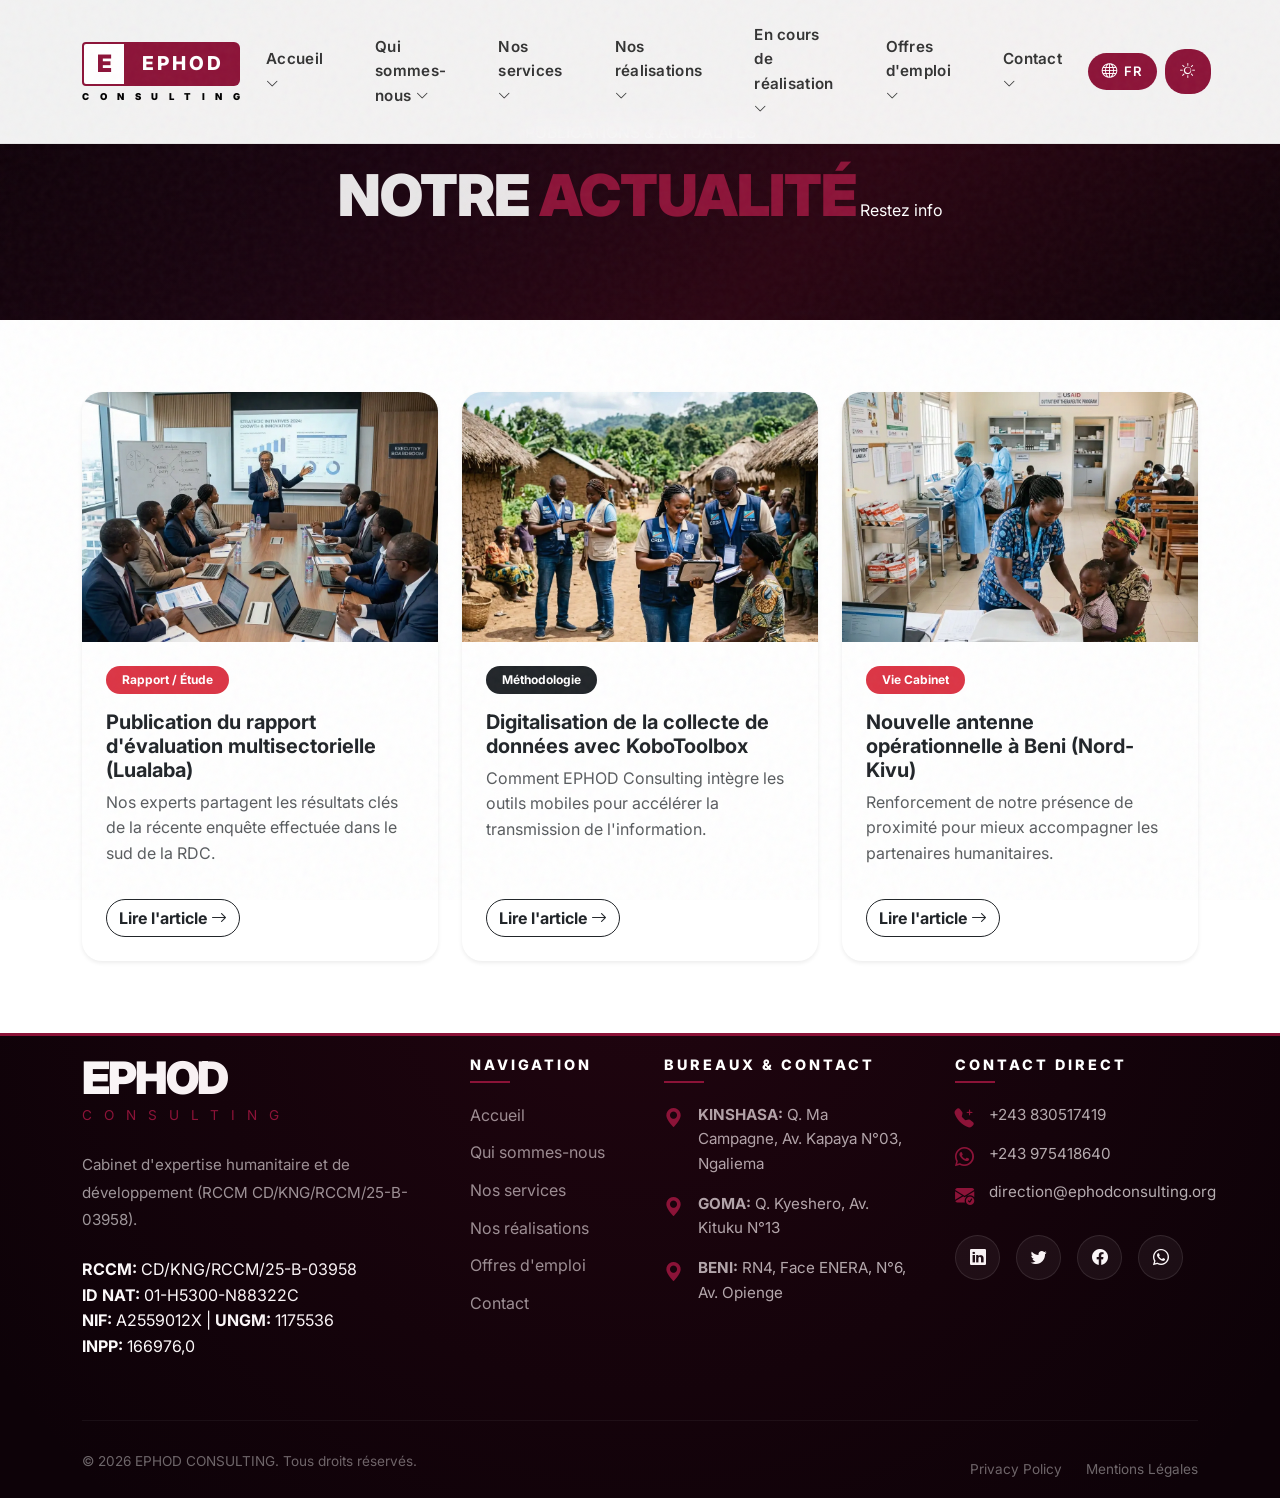
<file: news.html>
<!DOCTYPE html>
<html lang="fr">
<head>
  <meta charset="UTF-8">
  <meta name="viewport" content="width=device-width, initial-scale=1.0">
  <meta name="description" content="Actualités & Publications — EPHOD Consulting. Rapports d'études, missions récentes et actualité du cabinet.">
  <title>EPHOD Consulting — Actualités & Publications</title>
  <link rel="preconnect" href="https://fonts.googleapis.com">
  <link href="https://fonts.googleapis.com/css2?family=Inter:wght@300;400;500;600;700;800;900&display=swap" rel="stylesheet">
  <link href="https://cdn.jsdelivr.net/npm/bootstrap@5.3.0/dist/css/bootstrap.min.css" rel="stylesheet">
  <link href="https://cdn.jsdelivr.net/npm/bootstrap-icons@1.10.5/font/bootstrap-icons.css" rel="stylesheet">
  <link rel="stylesheet" href="css/style.css?v=7.5">
  <link rel="icon" type="image/svg+xml" href="img/favicon.svg">
  <meta property="og:title" content="EPHOD Consulting">
  <meta property="og:description" content="Expertise analytique, évaluation stratégique et renforcement des capacités en RDC.">
  <meta property="og:type" content="website">
  <meta property="og:image" content="https://josuekasongo.github.io/site_ephod/img/portfolio/strategic_workshop.webp">
  <meta property="og:url" content="https://josuekasongo.github.io/site_ephod/">
  <!-- Global site tag (gtag.js) - Google Analytics -->
  <script async src="https://www.googletagmanager.com/gtag/js?id=G-XXXXXXXXXX"></script>
  <script>
    window.dataLayer = window.dataLayer || [];
    function gtag(){dataLayer.push(arguments);}
    gtag('js', new Date());
    gtag('config', 'G-XXXXXXXXXX');
  </script>
</head>
<body>

  <!-- ========== NAVBAR ========== -->
  <nav class="navbar navbar-expand-lg" id="mainNavbar">
    <div class="container">
      <a class="logo-wrap-elite" href="index.html">
        <div class="logo-top-elite">
          <div class="logo-icon-box">
            <span>E</span>
          </div>
          <div class="logo-text-box">
            <span>EPHOD</span>
          </div>
        </div>
        <div class="logo-sub-text">
          <span>C</span><span>O</span><span>N</span><span>S</span><span>U</span><span>L</span><span>T</span><span>I</span><span>N</span><span>G</span>
        </div>
      </a>
      <button class="navbar-toggler border-0 shadow-none ms-auto" type="button" data-bs-toggle="collapse"
        data-bs-target="#navMenu" aria-controls="navMenu" aria-expanded="false" aria-label="Menu">
        <span class="navbar-toggler-icon"></span>
      </button>
      <div class="collapse navbar-collapse" id="navMenu">
        <ul class="navbar-nav ms-auto mb-2 mb-lg-0 align-items-lg-center">
          <li class="nav-item has-dropdown">
            <a class="nav-link" href="index.html"><span data-i18n="nav.home">Accueil</span> <i class="bi bi-chevron-down" style="font-size:0.8rem;"></i></a>
            <div class="nav-dropdown">
              <a href="index.html#hero" class="nav-dropdown-item"><i class="bi bi-house-door icon-red"></i><div><span data-i18n="menu.home_head">En-tête</span><small data-i18n="menu.home_head_sub">Retour au début</small></div></a>
              <a href="index.html#actualites" class="nav-dropdown-item"><i class="bi bi-newspaper icon-red"></i><div><span data-i18n="menu.home_news">Dernières missions</span><small data-i18n="menu.home_news_sub">Notre actualité récente</small></div></a>
              <a href="index.html#partners" class="nav-dropdown-item"><i class="bi bi-diagram-3 icon-red"></i><div><span data-i18n="menu.home_partners">Réseau de confiance</span><small data-i18n="menu.home_partners_sub">Nos collaborateurs</small></div></a>
            </div>
          </li>
          
          <li class="nav-item has-dropdown">
            <a class="nav-link" href="about.html"><span data-i18n="nav.about">Qui sommes-nous</span> <i class="bi bi-chevron-down" style="font-size:0.8rem;"></i></a>
            <div class="nav-dropdown">
              <a href="about.html#vision" class="nav-dropdown-item"><i class="bi bi-eye icon-red"></i><div><span data-i18n="menu.about_vision">Notre Vision</span><small data-i18n="menu.about_vision_sub">Valeurs &amp; identité</small></div></a>
              <a href="about.html#mission" class="nav-dropdown-item"><i class="bi bi-bullseye icon-red"></i><div><span data-i18n="menu.about_mission">Notre Mission</span><small data-i18n="menu.about_mission_sub">Engagements EPHOD</small></div></a>
              <a href="about.html#equipe" class="nav-dropdown-item"><i class="bi bi-people icon-red"></i><div><span data-i18n="menu.about_team">Notre Équipe</span><small data-i18n="menu.about_team_sub">Experts pluridisciplinaires</small></div></a>
            </div>
          </li>
          
          <li class="nav-item has-dropdown">
            <a class="nav-link" href="services.html"><span data-i18n="nav.services">Nos services</span> <i class="bi bi-chevron-down" style="font-size:0.8rem;"></i></a>
            <div class="nav-dropdown">
              <a href="services.html#analytics" class="nav-dropdown-item"><i class="bi bi-bar-chart icon-red"></i><div><span data-i18n="menu.srv_audit">Audit &amp; Assurance</span><small data-i18n="menu.srv_audit_sub">Expertise complète</small></div></a>
              <a href="services.html#strategy" class="nav-dropdown-item"><i class="bi bi-award icon-red"></i><div><span data-i18n="menu.srv_cap">Renforcement des Capacités</span><small data-i18n="menu.srv_cap_sub">Formation &amp; coaching</small></div></a>
              <a href="services.html#support" class="nav-dropdown-item"><i class="bi bi-headset icon-red"></i><div><span data-i18n="menu.srv_support">Support &amp; Gestion</span><small data-i18n="menu.srv_support_sub">Accompagnement de projets</small></div></a>
              <a href="services.html#eval" class="nav-dropdown-item"><i class="bi bi-graph-up-arrow icon-red"></i><div><span data-i18n="menu.srv_eval">Évaluations Stratégiques</span><small data-i18n="menu.srv_eval_sub">Mesures d'impact</small></div></a>
            </div>
          </li>
          
          <li class="nav-item has-dropdown">
            <a class="nav-link" href="portfolio.html"><span data-i18n="nav.portfolio">Nos réalisations</span> <i class="bi bi-chevron-down" style="font-size:0.8rem;"></i></a>
            <div class="nav-dropdown">
              <a href="portfolio.html" class="nav-dropdown-item"><i class="bi bi-map icon-red"></i><div><span data-i18n="menu.port_lualaba">Lualaba &amp; Haut-Katanga</span><small data-i18n="menu.port_lualaba_sub">Secteur minier</small></div></a>
              <a href="portfolio.html" class="nav-dropdown-item"><i class="bi bi-shield-check icon-red"></i><div><span data-i18n="menu.port_kivu">Nord-Kivu</span><small data-i18n="menu.port_kivu_sub">Risques &amp; Protection</small></div></a>
              <a href="portfolio.html" class="nav-dropdown-item"><i class="bi bi-cash-coin icon-red"></i><div><span data-i18n="menu.port_sud">Sud-Kivu</span><small data-i18n="menu.port_sud_sub">Évaluations PDM</small></div></a>
            </div>
          </li>
          
          <li class="nav-item has-dropdown">
            <a class="nav-link" href="ongoing.html"><span data-i18n="nav.ongoing">En cours de réalisation</span> <i class="bi bi-chevron-down" style="font-size:0.8rem;"></i></a>
            <div class="nav-dropdown">
              <a href="ongoing.html" class="nav-dropdown-item"><i class="bi bi-activity icon-red"></i><div><span data-i18n="menu.ong_missions">Missions Actuelles</span><small data-i18n="menu.ong_missions_sub">Sur le terrain</small></div></a>
              <a href="ongoing.html" class="nav-dropdown-item"><i class="bi bi-globe-americas icon-red"></i><div><span data-i18n="menu.ong_zones">Zones d'accès complexe</span><small data-i18n="menu.ong_zones_sub">Déploiements RDC</small></div></a>
            </div>
          </li>
          
          <li class="nav-item has-dropdown">
            <a class="nav-link" href="careers.html"><span data-i18n="nav.careers">Offres d'emploi</span> <i class="bi bi-chevron-down" style="font-size:0.8rem;"></i></a>
            <div class="nav-dropdown">
              <a href="careers.html" class="nav-dropdown-item"><i class="bi bi-person-badge icon-red"></i><div><span data-i18n="menu.car_join">Rejoindre l'équipe</span><small data-i18n="menu.car_join_sub">Opportunités EPHOD</small></div></a>
              <a href="careers.html" class="nav-dropdown-item"><i class="bi bi-person-lines-fill icon-red"></i><div><span data-i18n="menu.car_network">Réseau d'experts</span><small data-i18n="menu.car_network_sub">Consultants indépendants</small></div></a>
            </div>
          </li>
          
          <li class="nav-item has-dropdown">
            <a class="nav-link" href="contact.html"><span data-i18n="nav.contact">Contact</span> <i class="bi bi-chevron-down" style="font-size:0.8rem;"></i></a>
            <div class="nav-dropdown">
              <a href="contact.html" class="nav-dropdown-item"><i class="bi bi-building icon-red"></i><div><span data-i18n="menu.contact_offices">Nos Bureaux</span><small data-i18n="menu.contact_offices_sub">Kinshasa, Goma, Beni</small></div></a>
              <a href="contact.html" class="nav-dropdown-item"><i class="bi bi-envelope-paper icon-red"></i><div><span data-i18n="menu.contact_write">Nous écrire</span><small data-i18n="menu.contact_write_sub">Demandes &amp; Support</small></div></a>
            </div>
          </li>
        </ul>
        <div class="d-flex align-items-center gap-2 mt-3 mt-lg-0 mb-3 mb-lg-0">
          <button class="lang-btn m-0" onclick="toggleLanguage()" id="langBtn"><i class="bi bi-globe"></i><span id="lang-toggle-text">FR</span></button>
          <button class="lang-btn m-0 theme-toggle-btn" onclick="cycleTheme()" id="themeBtn" title="Changer le thème" style="padding: 10px 15px;"><i class="bi bi-moon-stars" id="themeIcon"></i></button>
        </div>
      </div>
    </div>
  </nav>
  <section class="noir-rouge-elite-banner">
    <div class="orb-1"></div>
    <div class="orb-2"></div>
    <div class="container banner-content-elite text-center">
      <div class="institutional-manifesto mb-3">
        <span class="manifesto-badge" data-i18n="news.banner_badge">PUBLICATIONS & ACTUALITÉS</span>
      </div>
      <div class="typewriter-group mx-auto" style="max-width: 1000px;">
        <h1 class="elite-banner-title chained" data-i18n="news.banner_title"><span class="color-noir">Notre</span> <span class="color-rouge">Actualité</span></h1>
        <p class="elite-banner-subtitle mt-4 mx-auto chained" style="max-width: 800px; line-height: 1.8;" data-i18n="news.banner_subtitle">Restez informés de nos dernières missions, de nos rapports d'études et de l'évolution de nos approches méthodologiques.</p>
      </div>
    </div>
  </section>

  <!-- ========== BLOG GRID ========== -->
  <section class="py-5 bg-white" id="articles">
    <div class="container py-lg-4">
      <div class="row g-4">
        
        <!-- Article 1 -->
        <div class="col-lg-4 col-md-6 fade-up">
          <div class="card h-100 border-0 shadow-sm" style="border-radius: 20px; overflow: hidden;">
            <img loading="lazy" src="img/portfolio/strategic_workshop.webp" class="card-img-top" alt="Actualité 1" style="height: 250px; object-fit: cover;">
            <div class="card-body p-4">
              <span class="badge bg-danger mb-3 px-3 py-2 rounded-pill" data-i18n="news.category_1">Rapport / Étude</span>
              <h5 class="card-title fw-bold" data-i18n="news.art1_title">Publication du rapport d'évaluation multisectorielle (Lualaba)</h5>
              <p class="card-text text-muted" data-i18n="news.art1_desc">Nos experts partagent les résultats clés de la récente enquête effectuée dans le sud de la RDC.</p>
            </div>
            <div class="card-footer bg-transparent border-0 px-4 pb-4">
              <a href="#" class="btn btn-outline-dark rounded-pill fw-bold" data-i18n="news.read_more">Lire l'article <i class="bi bi-arrow-right"></i></a>
            </div>
          </div>
        </div>

        <!-- Article 2 -->
        <div class="col-lg-4 col-md-6 fade-up">
          <div class="card h-100 border-0 shadow-sm" style="border-radius: 20px; overflow: hidden;">
            <img loading="lazy" src="img/portfolio/data_collection.webp" class="card-img-top" alt="Actualité 2" style="height: 250px; object-fit: cover;">
            <div class="card-body p-4">
              <span class="badge bg-dark mb-3 px-3 py-2 rounded-pill" data-i18n="news.category_2">Méthodologie</span>
              <h5 class="card-title fw-bold" data-i18n="news.art2_title">Digitalisation de la collecte de données avec KoboToolbox</h5>
              <p class="card-text text-muted" data-i18n="news.art2_desc">Comment EPHOD Consulting intègre les outils mobiles pour accélérer la transmission de l'information.</p>
            </div>
            <div class="card-footer bg-transparent border-0 px-4 pb-4">
              <a href="#" class="btn btn-outline-dark rounded-pill fw-bold" data-i18n="news.read_more">Lire l'article <i class="bi bi-arrow-right"></i></a>
            </div>
          </div>
        </div>

        <!-- Article 3 -->
        <div class="col-lg-4 col-md-6 fade-up">
          <div class="card h-100 border-0 shadow-sm" style="border-radius: 20px; overflow: hidden;">
            <img loading="lazy" src="img/portfolio/health_monitoring.webp" class="card-img-top" alt="Actualité 3" style="height: 250px; object-fit: cover;">
            <div class="card-body p-4">
              <span class="badge bg-danger mb-3 px-3 py-2 rounded-pill" data-i18n="news.category_3">Vie Cabinet</span>
              <h5 class="card-title fw-bold" data-i18n="news.art3_title">Nouvelle antenne opérationnelle à Beni (Nord-Kivu)</h5>
              <p class="card-text text-muted" data-i18n="news.art3_desc">Renforcement de notre présence de proximité pour mieux accompagner les partenaires humanitaires.</p>
            </div>
            <div class="card-footer bg-transparent border-0 px-4 pb-4">
              <a href="#" class="btn btn-outline-dark rounded-pill fw-bold" data-i18n="news.read_more">Lire l'article <i class="bi bi-arrow-right"></i></a>
            </div>
          </div>
        </div>

      </div>
    </div>
  </section>

<!-- ========== FULL INSTITUTIONAL FOOTER ========== -->
  <footer class="main-footer">
    <div class="container">
      <div class="row g-5">
        
        <!-- Column 1: Brand & Identity -->
        <div class="col-lg-4">
          <div class="footer-brand-wrap">
            <div class="footer-logo-main">EPHOD</div>
            <div class="footer-logo-sub">CONSULTING</div>
          </div>
          <p class="footer-desc-text mt-4">
             <span data-i18n="footer.desc">Cabinet d'expertise humanitaire et de développement. Spécialisé en planification, MEAL et opérationnalisation du développement.</span>
          </p>
          <div class="footer-legal-grid mt-4">
            <div class="legal-item"><strong>RCCM:</strong> CD/KNG/RCCM/25-B-03958</div>
            <div class="legal-item"><strong>ID NAT:</strong> 01-H5300-N88322C</div>
            <div class="legal-item"><strong>NIF:</strong> A2559012X | <strong>UNGM:</strong> 1175536</div>
            <div class="legal-item"><strong>INPP:</strong> 166976,0</div>
          </div>
        </div>

        <!-- Column 2: Navigation -->
        <div class="col-lg-2 col-md-4">
          <h4 class="footer-h4-title" data-i18n="footer.nav_title">NAVIGATION</h4>
          <ul class="footer-nav-links">
            <li><a href="index.html" data-i18n="nav.home">Accueil</a></li>
            <li><a href="about.html" data-i18n="nav.about">Qui sommes-nous</a></li>
            <li><a href="services.html" data-i18n="nav.services">Nos services</a></li>
            <li><a href="portfolio.html" data-i18n="nav.portfolio">Nos réalisations</a></li>
            <li><a href="careers.html" data-i18n="nav.careers">Offres d'emploi</a></li>
            <li><a href="contact.html" data-i18n="nav.contact">Contact</a></li>
          </ul>
        </div>

        <!-- Column 3: Regional Offices -->
        <div class="col-lg-3 col-md-4">
          <h4 class="footer-h4-title" data-i18n="footer.offices_title">NOS BUREAUX</h4>
          <ul class="footer-info-list">
            <li>
              <i class="bi bi-geo-alt-fill"></i>
              <span><strong>KINSHASA:</strong> Q. Ma Campagne, Av. Kapaya N°03, Ngaliema</span>
            </li>
            <li class="mt-3">
              <i class="bi bi-geo-alt-fill"></i>
              <span><strong>GOMA:</strong> Q. Kyeshero, Av. Kituku N°13</span>
            </li>
            <li class="mt-3">
              <i class="bi bi-geo-alt-fill"></i>
              <span><strong>BENI:</strong> RN4, Face ENERA, N°6, Av. Opienge</span>
            </li>
          </ul>
        </div>

        <!-- Column 4: Contact Direct -->
        <div class="col-lg-3 col-md-4">
          <h4 class="footer-h4-title" data-i18n="footer.direct_label">CONTACT DIRECT</h4>
          <ul class="footer-info-list">
            <li>
              <i class="bi bi-telephone-plus-fill"></i>
              <span>+243 830517419</span>
            </li>
            <li class="mt-2">
              <i class="bi bi-whatsapp"></i>
              <span>+243 975418640</span>
            </li>
            <li class="mt-2">
              <i class="bi bi-envelope-check-fill"></i>
              <span>direction@ephodconsulting.org</span>
            </li>
          </ul>
          <div class="footer-social-icons mt-4">
            <a href="#"><i class="bi bi-linkedin"></i></a>
            <a href="#"><i class="bi bi-twitter"></i></a>
            <a href="#"><i class="bi bi-facebook"></i></a>
            <a href="https://wa.me/243830517419" target="_blank" rel="noopener noreferrer" title="Nous contacter sur WhatsApp"><i class="bi bi-whatsapp"></i></a>
          </div>
        </div>

      </div>
      
      <div class="footer-bottom-elite">
        <p>&copy; 2026 EPHOD CONSULTING. Tous droits réservés.</p>
        <div class="f-bottom-links">
          <a href="privacy.html" data-i18n="footer.privacy">Privacy Policy</a>
          <a href="privacy.html" data-i18n="footer.terms">Terms</a>
        </div>
      </div>
    </div>
  </footer>

  <script defer src="https://cdn.jsdelivr.net/npm/bootstrap@5.3.0/dist/js/bootstrap.bundle.min.js"></script>
  <script defer src="js/lang.js?v=7.5"></script>
  <script defer src="js/main.js?v=7.5"></script>


  <script>
    if ('serviceWorker' in navigator) {
      navigator.serviceWorker.register('./sw.js?v=7.5');
    }
  </script>
</body>
</html>
</file>
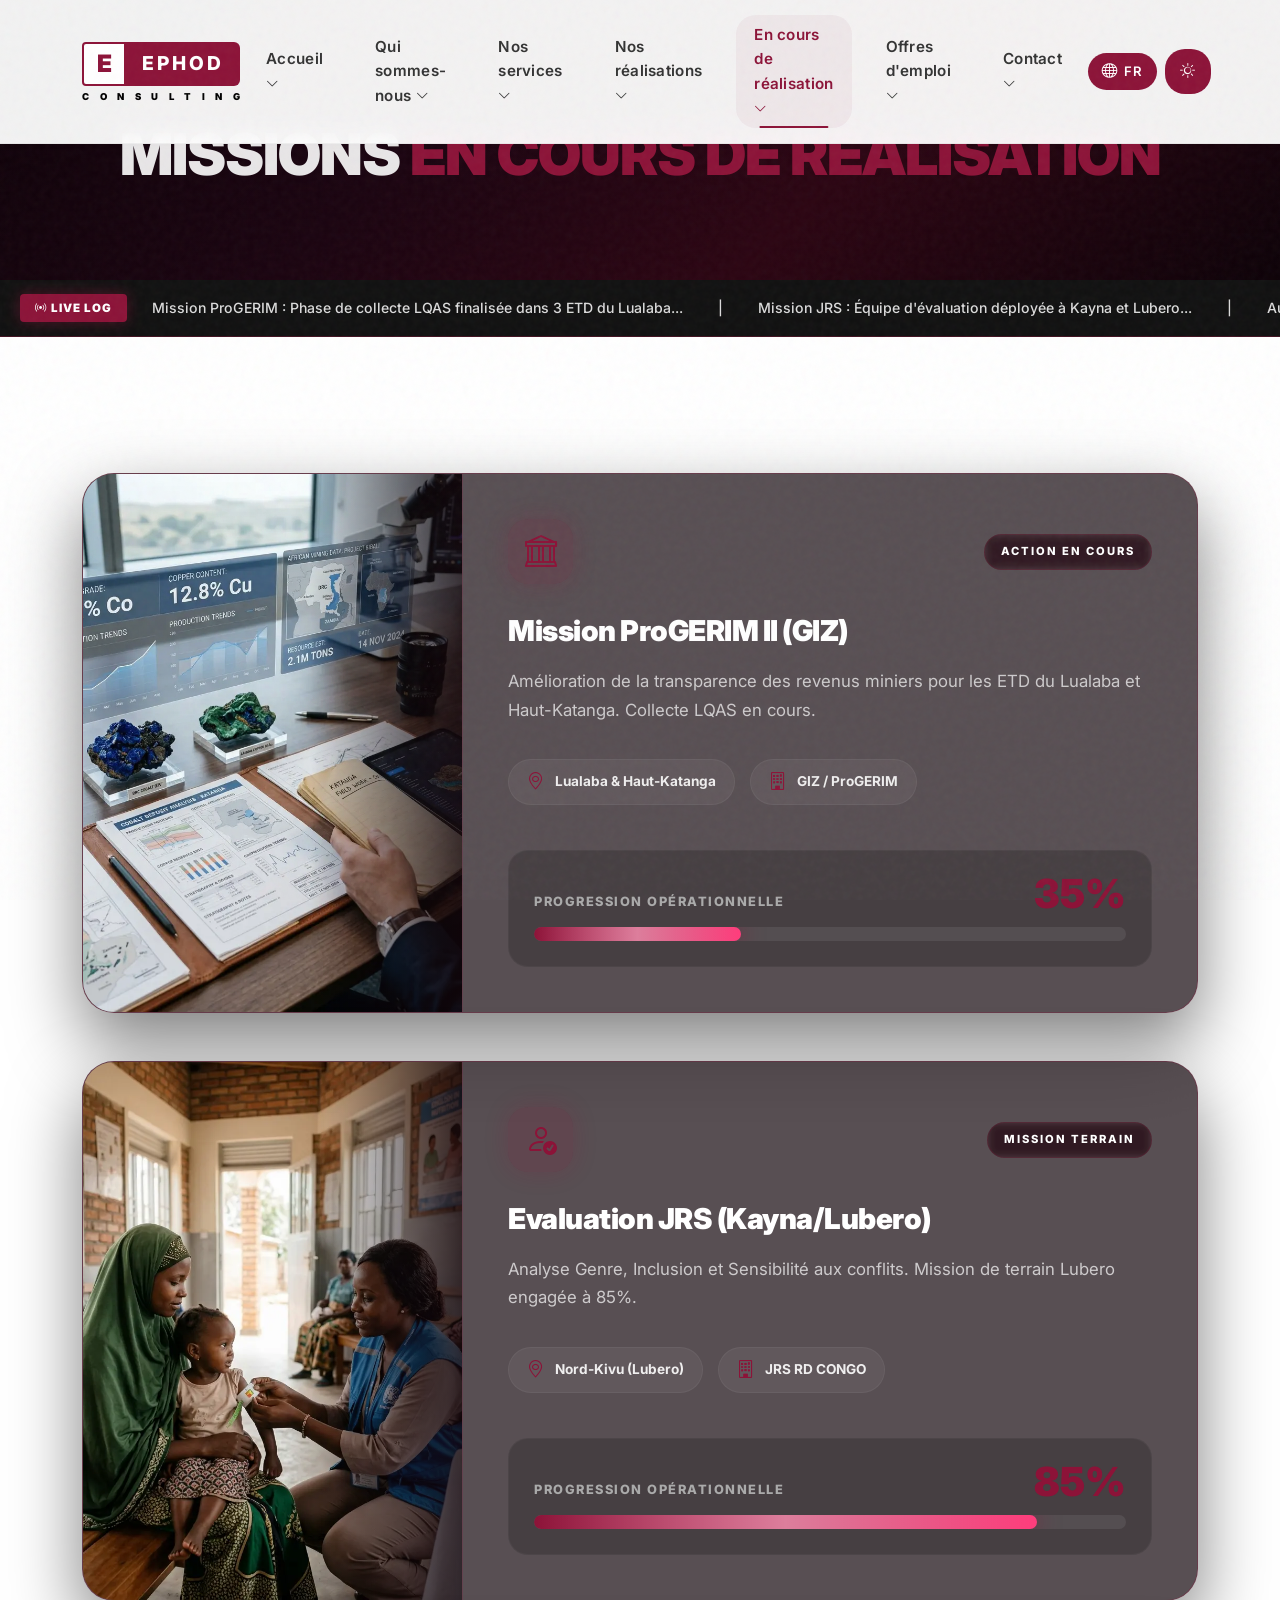
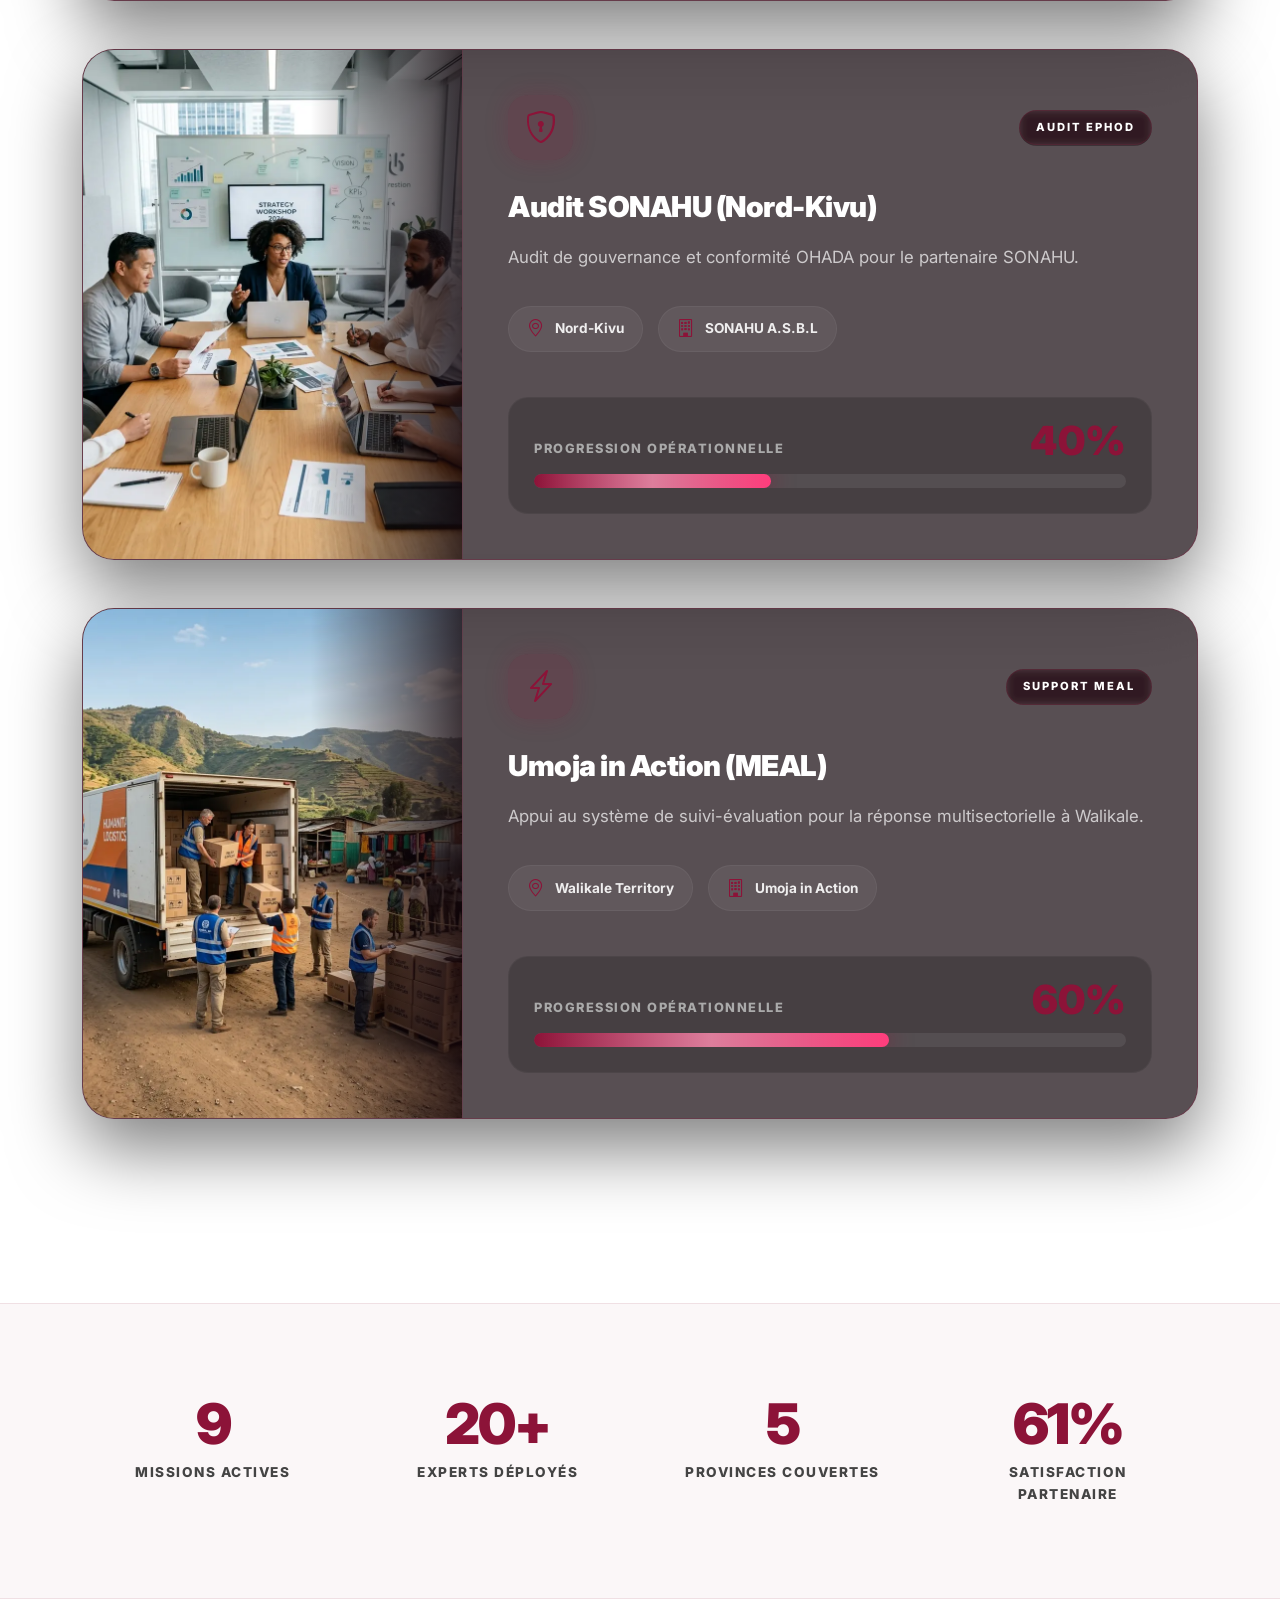
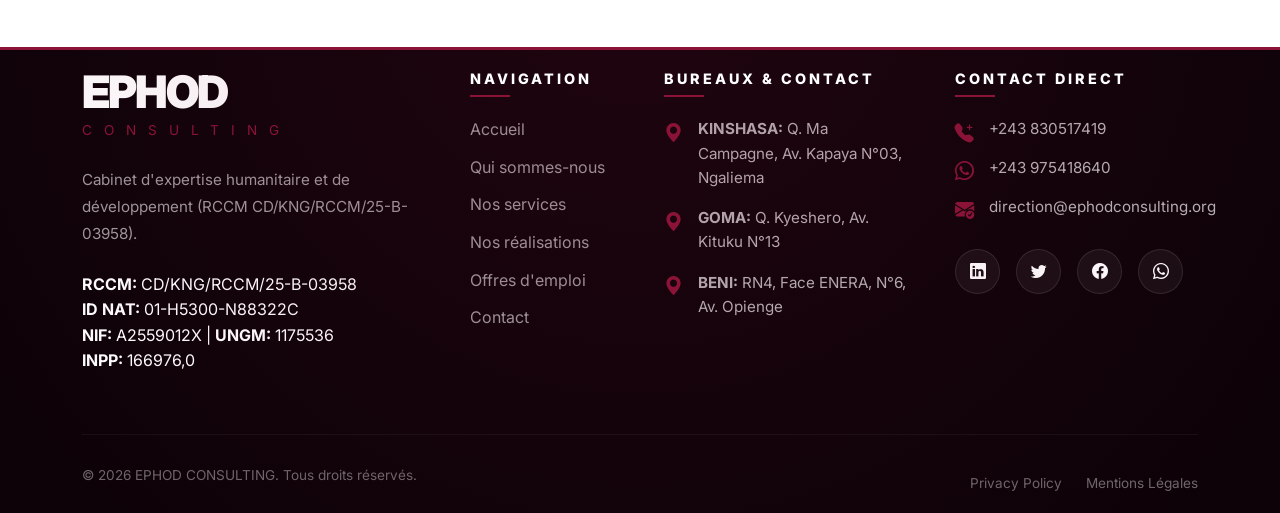
<file: ongoing.html>
<!DOCTYPE html>
<html lang="fr">
<head>
  <meta charset="UTF-8">
  <meta name="viewport" content="width=device-width, initial-scale=1.0">
  <meta name="description" content="Projets en cours - EPHOD Consulting. Suivez l'avancement de nos grands chantiers stratégiques et technologiques.">
  <title>EPHOD Consulting — En cours</title>
  <link rel="preconnect" href="https://fonts.googleapis.com">
  <link href="https://fonts.googleapis.com/css2?family=Inter:wght@300;400;500;600;700;800;900&display=swap" rel="stylesheet">
  <link href="https://cdn.jsdelivr.net/npm/bootstrap@5.3.0/dist/css/bootstrap.min.css" rel="stylesheet">
  <link href="https://cdn.jsdelivr.net/npm/bootstrap-icons@1.10.5/font/bootstrap-icons.css" rel="stylesheet">
  <link rel="stylesheet" href="css/style.css?v=7.5">
  <link rel="icon" type="image/svg+xml" href="img/favicon.svg">
  <meta property="og:title" content="EPHOD Consulting">
  <meta property="og:description" content="Expertise analytique, évaluation stratégique et renforcement des capacités en RDC.">
  <meta property="og:type" content="website">
  <meta property="og:image" content="https://josuekasongo.github.io/site_ephod/img/portfolio/strategic_workshop.webp">
  <meta property="og:url" content="https://josuekasongo.github.io/site_ephod/">
  <!-- Global site tag (gtag.js) - Google Analytics -->
  <script async src="https://www.googletagmanager.com/gtag/js?id=G-XXXXXXXXXX"></script>
  <script>
    window.dataLayer = window.dataLayer || [];
    function gtag(){dataLayer.push(arguments);}
    gtag('js', new Date());
    gtag('config', 'G-XXXXXXXXXX');
  </script>
</head>
<body class="bg-dark-luxe">

  <!-- ========== NAVBAR ========== -->
  <nav class="navbar navbar-expand-lg" id="mainNavbar">
    <div class="container">
      <a class="logo-wrap-elite" href="index.html">
        <div class="logo-top-elite">
          <div class="logo-icon-box">
            <span>E</span>
          </div>
          <div class="logo-text-box">
            <span>EPHOD</span>
          </div>
        </div>
        <div class="logo-sub-text">
          <span>C</span><span>O</span><span>N</span><span>S</span><span>U</span><span>L</span><span>T</span><span>I</span><span>N</span><span>G</span>
        </div>
      </a>
      <button class="navbar-toggler border-0 shadow-none ms-auto" type="button" data-bs-toggle="collapse"
        data-bs-target="#navMenu" aria-controls="navMenu" aria-expanded="false" aria-label="Menu">
        <span class="navbar-toggler-icon"></span>
      </button>
      <div class="collapse navbar-collapse" id="navMenu">
        <ul class="navbar-nav ms-auto mb-2 mb-lg-0 align-items-lg-center">
          <li class="nav-item has-dropdown">
            <a class="nav-link" href="index.html"><span data-i18n="nav.home">Accueil</span> <i class="bi bi-chevron-down" style="font-size:0.8rem;"></i></a>
            <div class="nav-dropdown">
              <a href="index.html#hero" class="nav-dropdown-item"><i class="bi bi-house-door icon-red"></i><div><span data-i18n="menu.home_head">En-tête</span><small data-i18n="menu.home_head_sub">Retour au début</small></div></a>
              <a href="index.html#actualites" class="nav-dropdown-item"><i class="bi bi-newspaper icon-red"></i><div><span data-i18n="menu.home_news">Dernières missions</span><small data-i18n="menu.home_news_sub">Notre actualité récente</small></div></a>
              <a href="index.html#partners" class="nav-dropdown-item"><i class="bi bi-diagram-3 icon-red"></i><div><span data-i18n="menu.home_partners">Réseau de confiance</span><small data-i18n="menu.home_partners_sub">Nos collaborateurs</small></div></a>
            </div>
          </li>
          
          <li class="nav-item has-dropdown">
            <a class="nav-link" href="about.html"><span data-i18n="nav.about">Qui sommes-nous</span> <i class="bi bi-chevron-down" style="font-size:0.8rem;"></i></a>
            <div class="nav-dropdown">
              <a href="about.html#vision" class="nav-dropdown-item"><i class="bi bi-eye icon-red"></i><div><span data-i18n="menu.about_vision">Notre Vision</span><small data-i18n="menu.about_vision_sub">Valeurs &amp; identité</small></div></a>
              <a href="about.html#mission" class="nav-dropdown-item"><i class="bi bi-bullseye icon-red"></i><div><span data-i18n="menu.about_mission">Notre Mission</span><small data-i18n="menu.about_mission_sub">Engagements EPHOD</small></div></a>
              <a href="about.html#equipe" class="nav-dropdown-item"><i class="bi bi-people icon-red"></i><div><span data-i18n="menu.about_team">Notre Équipe</span><small data-i18n="menu.about_team_sub">Experts pluridisciplinaires</small></div></a>
            </div>
          </li>
          
          <li class="nav-item has-dropdown">
            <a class="nav-link" href="services.html"><span data-i18n="nav.services">Nos services</span> <i class="bi bi-chevron-down" style="font-size:0.8rem;"></i></a>
            <div class="nav-dropdown">
              <a href="services.html#analytics" class="nav-dropdown-item"><i class="bi bi-bar-chart icon-red"></i><div><span data-i18n="menu.srv_audit">Audit &amp; Assurance</span><small data-i18n="menu.srv_audit_sub">Expertise complète</small></div></a>
              <a href="services.html#strategy" class="nav-dropdown-item"><i class="bi bi-award icon-red"></i><div><span data-i18n="menu.srv_cap">Renforcement des Capacités</span><small data-i18n="menu.srv_cap_sub">Formation &amp; coaching</small></div></a>
              <a href="services.html#support" class="nav-dropdown-item"><i class="bi bi-headset icon-red"></i><div><span data-i18n="menu.srv_support">Support &amp; Gestion</span><small data-i18n="menu.srv_support_sub">Accompagnement de projets</small></div></a>
              <a href="services.html#eval" class="nav-dropdown-item"><i class="bi bi-graph-up-arrow icon-red"></i><div><span data-i18n="menu.srv_eval">Évaluations Stratégiques</span><small data-i18n="menu.srv_eval_sub">Mesures d'impact</small></div></a>
            </div>
          </li>
          
          <li class="nav-item has-dropdown">
            <a class="nav-link" href="portfolio.html"><span data-i18n="nav.portfolio">Nos réalisations</span> <i class="bi bi-chevron-down" style="font-size:0.8rem;"></i></a>
            <div class="nav-dropdown">
              <a href="portfolio.html" class="nav-dropdown-item"><i class="bi bi-map icon-red"></i><div><span data-i18n="menu.port_lualaba">Lualaba &amp; Haut-Katanga</span><small data-i18n="menu.port_lualaba_sub">Secteur minier</small></div></a>
              <a href="portfolio.html" class="nav-dropdown-item"><i class="bi bi-shield-check icon-red"></i><div><span data-i18n="menu.port_kivu">Nord-Kivu</span><small data-i18n="menu.port_kivu_sub">Risques &amp; Protection</small></div></a>
              <a href="portfolio.html" class="nav-dropdown-item"><i class="bi bi-cash-coin icon-red"></i><div><span data-i18n="menu.port_sud">Sud-Kivu</span><small data-i18n="menu.port_sud_sub">Évaluations PDM</small></div></a>
            </div>
          </li>
          
          <li class="nav-item has-dropdown">
            <a class="nav-link" href="ongoing.html"><span data-i18n="nav.ongoing">En cours de réalisation</span> <i class="bi bi-chevron-down" style="font-size:0.8rem;"></i></a>
            <div class="nav-dropdown">
              <a href="ongoing.html" class="nav-dropdown-item"><i class="bi bi-activity icon-red"></i><div><span data-i18n="menu.ong_missions">Missions Actuelles</span><small data-i18n="menu.ong_missions_sub">Sur le terrain</small></div></a>
              <a href="ongoing.html" class="nav-dropdown-item"><i class="bi bi-globe-americas icon-red"></i><div><span data-i18n="menu.ong_zones">Zones d'accès complexe</span><small data-i18n="menu.ong_zones_sub">Déploiements RDC</small></div></a>
            </div>
          </li>
          
          <li class="nav-item has-dropdown">
            <a class="nav-link" href="careers.html"><span data-i18n="nav.careers">Offres d'emploi</span> <i class="bi bi-chevron-down" style="font-size:0.8rem;"></i></a>
            <div class="nav-dropdown">
              <a href="careers.html" class="nav-dropdown-item"><i class="bi bi-person-badge icon-red"></i><div><span data-i18n="menu.car_join">Rejoindre l'équipe</span><small data-i18n="menu.car_join_sub">Opportunités EPHOD</small></div></a>
              <a href="careers.html" class="nav-dropdown-item"><i class="bi bi-person-lines-fill icon-red"></i><div><span data-i18n="menu.car_network">Réseau d'experts</span><small data-i18n="menu.car_network_sub">Consultants indépendants</small></div></a>
            </div>
          </li>
          
          <li class="nav-item has-dropdown">
            <a class="nav-link" href="contact.html"><span data-i18n="nav.contact">Contact</span> <i class="bi bi-chevron-down" style="font-size:0.8rem;"></i></a>
            <div class="nav-dropdown">
              <a href="contact.html" class="nav-dropdown-item"><i class="bi bi-building icon-red"></i><div><span data-i18n="menu.contact_offices">Nos Bureaux</span><small data-i18n="menu.contact_offices_sub">Kinshasa, Goma, Beni</small></div></a>
              <a href="contact.html" class="nav-dropdown-item"><i class="bi bi-envelope-paper icon-red"></i><div><span data-i18n="menu.contact_write">Nous écrire</span><small data-i18n="menu.contact_write_sub">Demandes &amp; Support</small></div></a>
            </div>
          </li>
        </ul>
        <div class="d-flex align-items-center gap-2 mt-3 mt-lg-0 mb-3 mb-lg-0">
          <button class="lang-btn m-0" onclick="toggleLanguage()" id="langBtn"><i class="bi bi-globe"></i><span id="lang-toggle-text">FR</span></button>
          <button class="lang-btn m-0 theme-toggle-btn" onclick="cycleTheme()" id="themeBtn" title="Changer le thème" style="padding: 10px 15px;"><i class="bi bi-moon-stars" id="themeIcon"></i></button>
        </div>
      </div>
    </div>
  </nav>

  <section class="noir-rouge-elite-banner">
    <div class="orb-1"></div>
    <div class="orb-2"></div>
    <div class="container banner-content-elite typewriter-group">
      <h1 class="elite-banner-title chained" data-i18n="ongoing.banner_title">MISSIONS EN COURS DE RÉALISATION</h1>
    </div>
  </section>

  <!-- ========== LIVE STATUS TICKER (Fluid Elite) ========== -->
  <div class="live-status-ticker-wrap">
    <div class="ticker-content">
      <span class="ticker-label"><i class="bi bi-broadcast"></i> <span data-i18n="ongoing.ticker_label">LIVE LOG</span></span>
      <div class="ticker-track">
        <div class="ticker-items">
          <span data-i18n="ongoing.tick1">Mission ProGERIM : Phase de collecte LQAS finalisée dans 3 ETD du Lualaba...</span>
          <span class="ticker-sep">|</span>
          <span data-i18n="ongoing.tick2">Mission JRS : Équipe d'évaluation déployée à Kayna et Lubero...</span>
          <span class="ticker-sep">|</span>
          <span data-i18n="ongoing.tick3">Audit SONAHU : Revue de conformité OHADA engagée à 40%...</span>
          <span class="ticker-sep">|</span>
          <span data-i18n="ongoing.tick4">Umoja in Action : Système MEAL configuré sur KoboToolbox...</span>
          <span class="ticker-sep">|</span>
          <span data-i18n="ongoing.tick5">Logistique EPHOD : Convoi technique arrivé à Beni...</span>
          <!-- Duplicate for seamless loop -->
          <span class="ticker-sep">|</span>
          <span data-i18n="ongoing.tick1">Mission ProGERIM : Phase de collecte LQAS finalisée dans 3 ETD du Lualaba...</span>
          <span class="ticker-sep">|</span>
          <span data-i18n="ongoing.tick2">Mission JRS : Équipe d'évaluation déployée à Kayna et Lubero...</span>
          <span class="ticker-sep">|</span>
          <span data-i18n="ongoing.tick3">Audit SONAHU : Revue de conformité OHADA engagée à 40%...</span>
          <span class="ticker-sep">|</span>
          <span data-i18n="ongoing.tick4">Umoja in Action : Système MEAL configuré sur KoboToolbox...</span>
          <span class="ticker-sep">|</span>
          <span data-i18n="ongoing.tick5">Logistique EPHOD : Convoi technique arrivé à Beni...</span>
        </div>
      </div>
    </div>
  </div>

  <!-- ========== ONGOING PROJECTS GRID ========== -->
  <section class="py-5">
    <div class="container py-lg-5">
      <div class="ongoing-actions-grid row">
        <!-- Project 1: ProGERIM II -->
        <div class="col-lg-12 mb-5 fade-up" style="--order: 1;">
          <div class="action-card-elite">
            <div class="card-inner-split">
              <div class="action-img-side">
                <img loading="lazy" src="img/ongoing/progerim.webp" alt="Mining Revenue Transparency">
                <div class="action-img-overlay"></div>
              </div>
              <div class="action-content-side">
                <div class="action-card-header">
                  <div class="action-icon"><i class="bi bi-bank"></i></div>
                  <div class="action-status-badge" data-i18n="ongoing.badge_action">ACTION EN COURS</div>
                </div>
                <div class="action-card-body">
                  <h4 class="action-title" data-i18n="ongoing.proj1_title">Mission ProGERIM II (GIZ)</h4>
                  <p class="action-description" data-i18n="ongoing.proj1_desc">Amélioration de la transparence des revenus miniers pour les ETD du Lualaba et Haut-Katanga. Collecte LQAS en cours.</p>
                  <div class="action-meta-row">
                    <div class="meta-pill"><i class="bi bi-geo-alt"></i> <span data-i18n="ongoing.p1_meta1">Lualaba & Haut-Katanga</span></div>
                    <div class="meta-pill"><i class="bi bi-building"></i> <span data-i18n="ongoing.p1_meta2">GIZ / ProGERIM</span></div>
                  </div>
                </div>
                <div class="action-card-footer">
                  <div class="progress-wrap-elite">
                    <div class="progress-label-row">
                      <span data-i18n="ongoing.progress">Progression Opérationnelle</span>
                      <span class="progress-percent">35%</span>
                    </div>
                    <div class="progress-bar-elite">
                      <div class="progress-fill-elite" style="width: 35%;"></div>
                    </div>
                  </div>
                </div>
              </div>
            </div>
          </div>
        </div>

        <!-- Project 2: JRS -->
        <div class="col-lg-12 mb-5 fade-up" style="--order: 2;">
          <div class="action-card-elite">
            <div class="card-inner-split">
              <div class="action-img-side">
                <img loading="lazy" src="img/ongoing/jrs.webp" alt="JRS Evaluation">
                <div class="action-img-overlay"></div>
              </div>
              <div class="action-content-side">
                <div class="action-card-header">
                  <div class="action-icon"><i class="bi bi-person-check"></i></div>
                  <div class="action-status-badge" data-i18n="ongoing.badge_terrain">MISSION TERRAIN</div>
                </div>
                <div class="action-card-body">
                  <h4 class="action-title" data-i18n="ongoing.proj2_title">Evaluation JRS (Kayna/Lubero)</h4>
                  <p class="action-description" data-i18n="ongoing.proj2_desc">Analyse Genre, Inclusion et Sensibilité aux conflits. Mission de terrain Lubero engagée à 85%.</p>
                  <div class="action-meta-row">
                    <div class="meta-pill"><i class="bi bi-geo-alt"></i> <span data-i18n="ongoing.p2_meta1">Nord-Kivu (Lubero)</span></div>
                    <div class="meta-pill"><i class="bi bi-building"></i> <span data-i18n="ongoing.p2_meta2">JRS RD CONGO</span></div>
                  </div>
                </div>
                <div class="action-card-footer">
                  <div class="progress-wrap-elite">
                    <div class="progress-label-row">
                      <span data-i18n="ongoing.progress">Progression Opérationnelle</span>
                      <span class="progress-percent">85%</span>
                    </div>
                    <div class="progress-bar-elite">
                      <div class="progress-fill-elite" style="width: 85%;"></div>
                    </div>
                  </div>
                </div>
              </div>
            </div>
          </div>
        </div>

        <!-- Project 3: SONAHU -->
        <div class="col-lg-12 mb-5 fade-up" style="--order: 3;">
          <div class="action-card-elite">
            <div class="card-inner-split">
              <div class="action-img-side">
                <img loading="lazy" src="img/ongoing/sonahu.webp" alt="Audit SONAHU">
                <div class="action-img-overlay"></div>
              </div>
              <div class="action-content-side">
                <div class="action-card-header">
                  <div class="action-icon"><i class="bi bi-shield-lock"></i></div>
                  <div class="action-status-badge" data-i18n="ongoing.badge_audit">AUDIT EPHOD</div>
                </div>
                <div class="action-card-body">
                  <h4 class="action-title" data-i18n="ongoing.proj3_title">Audit SONAHU (Nord-Kivu)</h4>
                  <p class="action-description" data-i18n="ongoing.proj3_desc">Audit de gouvernance et conformité OHADA pour le partenaire SONAHU.</p>
                  <div class="action-meta-row">
                    <div class="meta-pill"><i class="bi bi-geo-alt"></i> <span data-i18n="ongoing.p3_meta1">Nord-Kivu</span></div>
                    <div class="meta-pill"><i class="bi bi-building"></i> <span data-i18n="ongoing.p3_meta2">SONAHU A.S.B.L</span></div>
                  </div>
                </div>
                <div class="action-card-footer">
                  <div class="progress-wrap-elite">
                    <div class="progress-label-row">
                      <span data-i18n="ongoing.progress">Progression Opérationnelle</span>
                      <span class="progress-percent">40%</span>
                    </div>
                    <div class="progress-bar-elite">
                      <div class="progress-fill-elite" style="width: 40%;"></div>
                    </div>
                  </div>
                </div>
              </div>
            </div>
          </div>
        </div>

        <!-- Project 4: Umoja in Action -->
        <div class="col-lg-12 mb-5 fade-up" style="--order: 4;">
          <div class="action-card-elite">
            <div class="card-inner-split">
              <div class="action-img-side">
                <img loading="lazy" src="img/ongoing/umoja.webp" alt="Umoja in Action MEAL">
                <div class="action-img-overlay"></div>
              </div>
              <div class="action-content-side">
                <div class="action-card-header">
                  <div class="action-icon"><i class="bi bi-lightning-charge"></i></div>
                  <div class="action-status-badge" data-i18n="ongoing.badge_support">SUPPORT MEAL</div>
                </div>
                <div class="action-card-body">
                  <h4 class="action-title" data-i18n="ongoing.proj4_title">Umoja in Action (MEAL)</h4>
                  <p class="action-description" data-i18n="ongoing.proj4_desc">Appui au système de suivi-évaluation pour la réponse multisectorielle à Walikale.</p>
                  <div class="action-meta-row">
                    <div class="meta-pill"><i class="bi bi-geo-alt"></i> <span data-i18n="ongoing.p4_meta1">Walikale Territory</span></div>
                    <div class="meta-pill"><i class="bi bi-building"></i> <span data-i18n="ongoing.p4_meta2">Umoja in Action</span></div>
                  </div>
                </div>
                <div class="action-card-footer">
                  <div class="progress-wrap-elite">
                    <div class="progress-label-row">
                      <span data-i18n="ongoing.progress">Progression Opérationnelle</span>
                      <span class="progress-percent">60%</span>
                    </div>
                    <div class="progress-bar-elite">
                      <div class="progress-fill-elite" style="width: 60%;"></div>
                    </div>
                  </div>
                </div>
              </div>
            </div>
          </div>
        </div>
      </div>
    </div>
  </section>

  <!-- ========== IMPACT COUNTERS (Elite Metrics) ========== -->
  <section class="py-5 mb-5" style="background: rgba(140, 19, 56, 0.03); border-top: 1px solid rgba(140, 19, 56, 0.1); border-bottom: 1px solid rgba(140, 19, 56, 0.1);">
    <div class="container py-lg-4">
      <div class="row g-4 text-center">
        <div class="col-6 col-md-3">
          <div class="kpi-item-elite">
            <h2 class="kpi-number" data-count="14">0</h2>
            <p class="kpi-label" data-i18n="ongoing.kpi1">Missions Actives</p>
          </div>
        </div>
        <div class="col-6 col-md-3">
          <div class="kpi-item-elite">
            <h2 class="kpi-number" data-count="32" data-suffix="+">0</h2>
            <p class="kpi-label" data-i18n="ongoing.kpi2">Experts Déployés</p>
          </div>
        </div>
        <div class="col-6 col-md-3">
          <div class="kpi-item-elite">
            <h2 class="kpi-number" data-count="8">0</h2>
            <p class="kpi-label" data-i18n="ongoing.kpi3">Provinces Couvertes</p>
          </div>
        </div>
        <div class="col-6 col-md-3">
          <div class="kpi-item-elite">
            <h2 class="kpi-number" data-count="98" data-suffix="%">0</h2>
            <p class="kpi-label" data-i18n="ongoing.kpi4">Satisfaction Partenaire</p>
          </div>
        </div>
      </div>
    </div>
  </section>

  <!-- ========== FOOTER ========== -->

<!-- ========== RMDA GROUP EXACT FOOTER ========== -->

  <!-- ========== FULL INSTITUTIONAL FOOTER ========== -->
  <footer class="main-footer">
    <div class="container">
      <div class="row g-5">
        
        <!-- Column 1: Brand & Identity -->
        <div class="col-lg-4">
          <div class="footer-brand-wrap">
            <div class="footer-logo-main">EPHOD</div>
            <div class="footer-logo-sub">CONSULTING</div>
          </div>
          <p class="footer-desc-text mt-4">
            <span data-i18n="footer.desc">Cabinet d'expertise humanitaire et de développement. Spécialisé en planification, MEAL et opérationnalisation du développement.</span>
          </p>
          <div class="footer-legal-grid mt-4">
            <div class="legal-item"><strong>RCCM:</strong> CD/KNG/RCCM/25-B-03958</div>
            <div class="legal-item"><strong>ID NAT:</strong> 01-H5300-N88322C</div>
            <div class="legal-item"><strong>NIF:</strong> A2559012X | <strong>UNGM:</strong> 1175536</div>
            <div class="legal-item"><strong>INPP:</strong> 166976,0</div>
          </div>
        </div>

        <!-- Column 2: Navigation -->
        <div class="col-lg-2 col-md-4">
          <h4 class="footer-h4-title" data-i18n="footer.nav_title">NAVIGATION</h4>
          <ul class="footer-nav-links">
            <li><a href="index.html" data-i18n="nav.home">Accueil</a></li>
            <li><a href="about.html" data-i18n="nav.about">Qui sommes-nous</a></li>
            <li><a href="services.html" data-i18n="nav.services">Nos services</a></li>
            <li><a href="portfolio.html" data-i18n="nav.portfolio">Nos réalisations</a></li>
            <li><a href="careers.html" data-i18n="nav.careers">Offres d'emploi</a></li>
            <li><a href="contact.html" data-i18n="nav.contact">Contact</a></li>
          </ul>
        </div>

        <!-- Column 3: Regional Offices -->
        <div class="col-lg-3 col-md-4">
          <h4 class="footer-h4-title" data-i18n="footer.offices_title">NOS BUREAUX</h4>
          <ul class="footer-info-list">
            <li>
              <i class="bi bi-geo-alt-fill"></i>
              <span><strong>KINSHASA:</strong> Q. Ma Campagne, Av. Kapaya N°03, Ngaliema</span>
            </li>
            <li class="mt-3">
              <i class="bi bi-geo-alt-fill"></i>
              <span><strong>GOMA:</strong> Q. Kyeshero, Av. Kituku N°13</span>
            </li>
            <li class="mt-3">
              <i class="bi bi-geo-alt-fill"></i>
              <span><strong>BENI:</strong> RN4, Face ENERA, N°6, Av. Opienge</span>
            </li>
          </ul>
        </div>

        <!-- Column 4: Contact Direct -->
        <div class="col-lg-3 col-md-4">
          <h4 class="footer-h4-title" data-i18n="footer.direct_label">CONTACT DIRECT</h4>
          <ul class="footer-info-list">
            <li>
              <i class="bi bi-telephone-plus-fill"></i>
              <span>+243 830517419</span>
            </li>
            <li class="mt-2">
              <i class="bi bi-whatsapp"></i>
              <span>+243 975418640</span>
            </li>
            <li class="mt-2">
              <i class="bi bi-envelope-check-fill"></i>
              <span>direction@ephodconsulting.org</span>
            </li>
          </ul>
          <div class="footer-social-icons mt-4">
            <a href="#"><i class="bi bi-linkedin"></i></a>
            <a href="#"><i class="bi bi-twitter"></i></a>
            <a href="#"><i class="bi bi-facebook"></i></a>
            <a href="https://wa.me/243830517419" target="_blank" rel="noopener noreferrer" title="Nous contacter sur WhatsApp"><i class="bi bi-whatsapp"></i></a>
          </div>
        </div>

      </div>
      
      <div class="footer-bottom-elite">
        <p>&copy; 2026 EPHOD CONSULTING. Tous droits réservés.</p>
        <div class="f-bottom-links">
          <a href="privacy.html" data-i18n="footer.privacy">Privacy Policy</a>
          <a href="privacy.html" data-i18n="footer.terms">Terms</a>
        </div>
      </div>
    </div>
  </footer>

  <script defer src="https://cdn.jsdelivr.net/npm/bootstrap@5.3.0/dist/js/bootstrap.bundle.min.js"></script>
  <script defer src="js/lang.js?v=7.5"></script>
  <script defer src="js/main.js?v=7.5"></script>
  <script>
    if ('serviceWorker' in navigator) {
      navigator.serviceWorker.register('./sw.js?v=7.5');
    }
  </script>
</body>
</html>
</file>
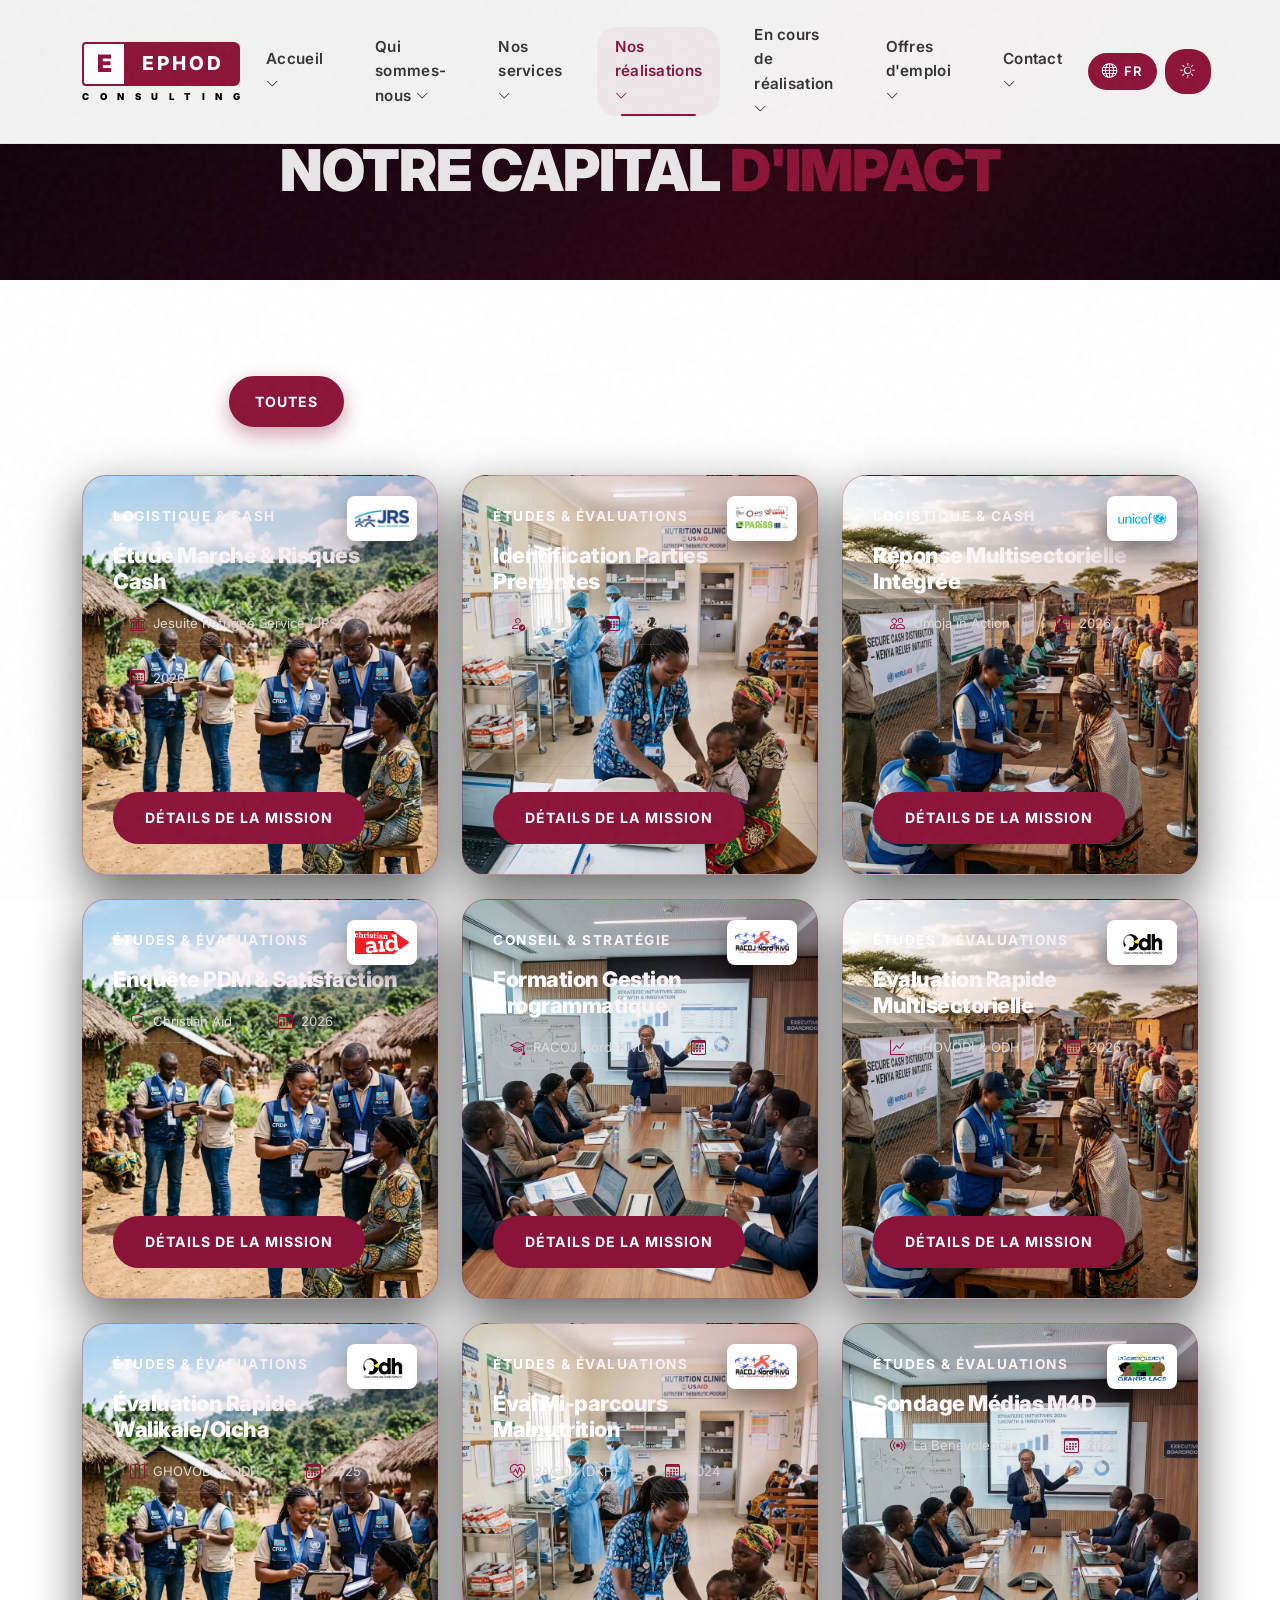
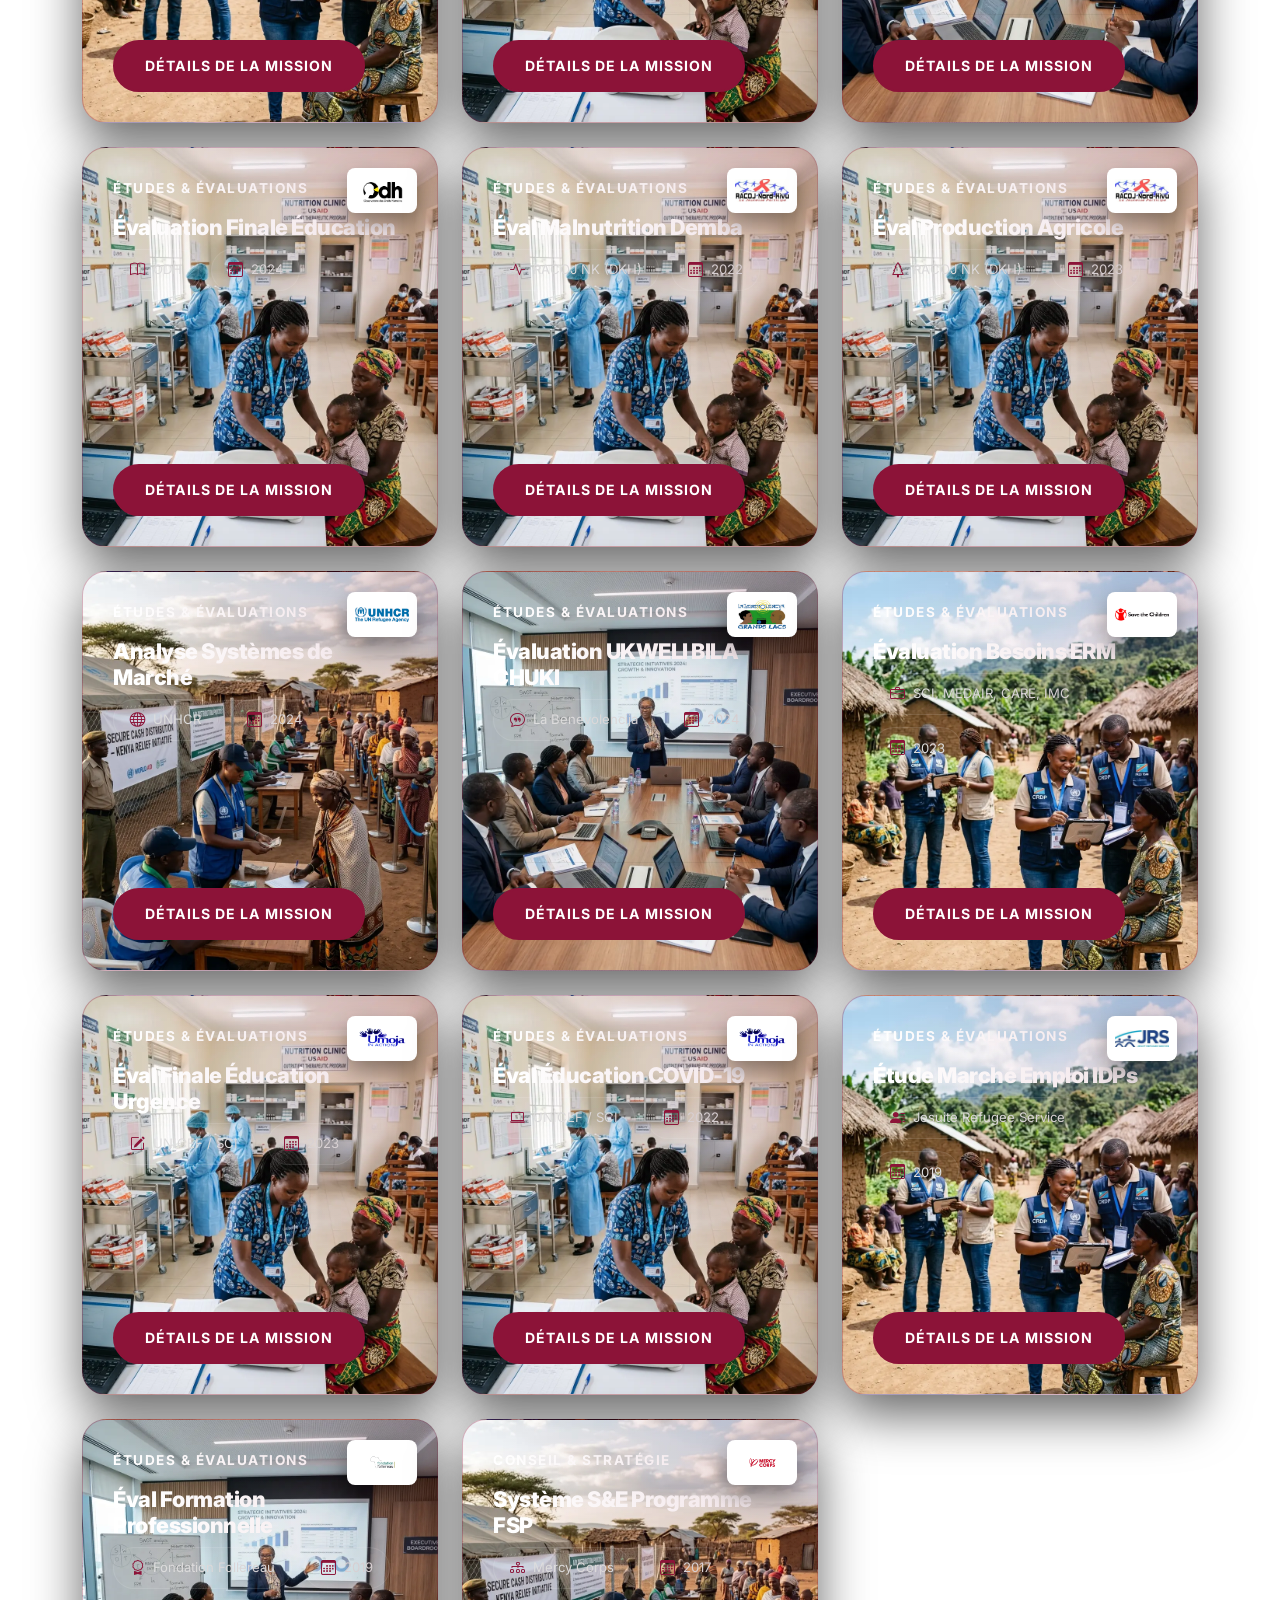
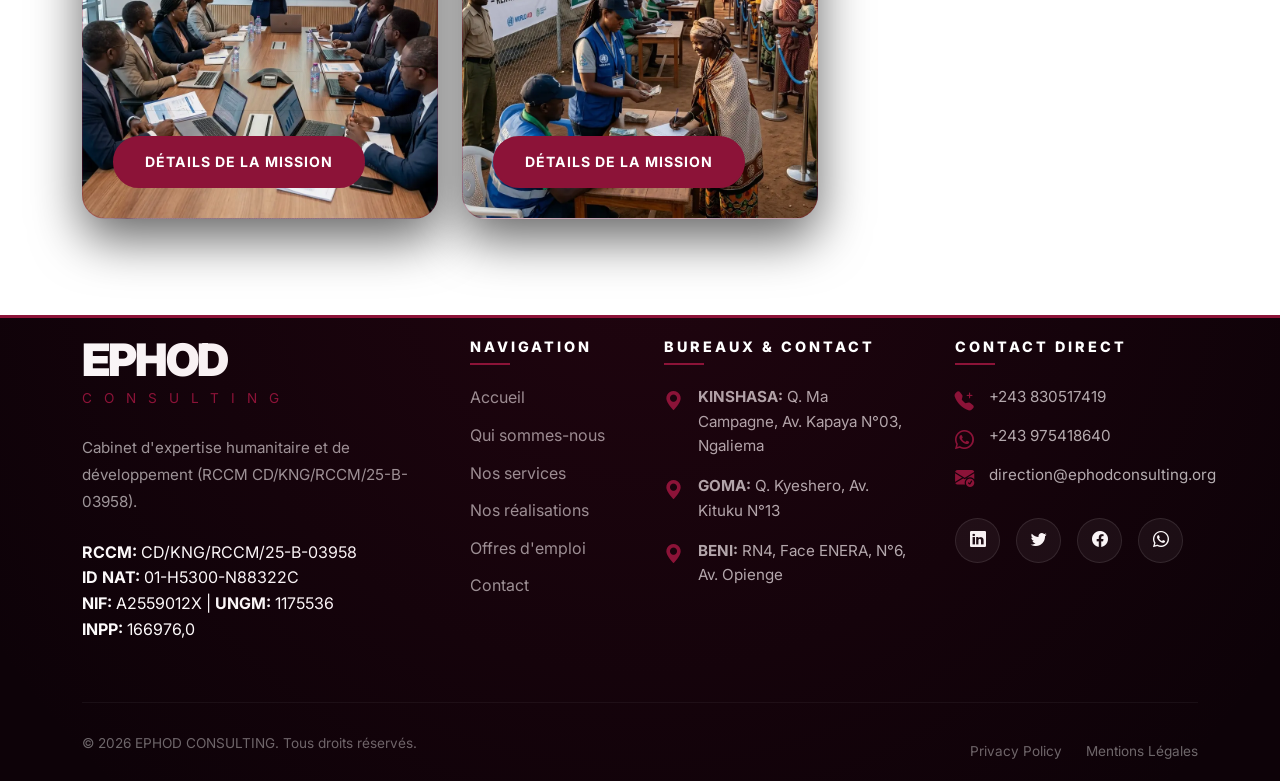
<file: portfolio.html>
<!DOCTYPE html>
<html lang="fr">
<head>
  <meta charset="UTF-8">
  <meta name="viewport" content="width=device-width, initial-scale=1.0">
  <meta name="description" content="Nos Réalisations - EPHOD Consulting. Découvrez le détail de nos missions pour les partenaires humanitaires et institutionnels.">
  <title>EPHOD Consulting — Nos Réalisations</title>
  <link rel="preconnect" href="https://fonts.googleapis.com">
  <link href="https://fonts.googleapis.com/css2?family=Inter:wght@300;400;500;600;700;800;900&display=swap" rel="stylesheet">
  <link href="https://cdn.jsdelivr.net/npm/bootstrap@5.3.0/dist/css/bootstrap.min.css" rel="stylesheet">
  <link href="https://cdn.jsdelivr.net/npm/bootstrap-icons@1.10.5/font/bootstrap-icons.css" rel="stylesheet">
  <link rel="stylesheet" href="css/style.css?v=7.5">
  <link rel="icon" type="image/svg+xml" href="img/favicon.svg">
  <meta property="og:title" content="EPHOD Consulting">
  <meta property="og:description" content="Expertise analytique, évaluation stratégique et renforcement des capacités en RDC.">
  <meta property="og:type" content="website">
  <meta property="og:image" content="https://josuekasongo.github.io/site_ephod/img/portfolio/strategic_workshop.webp">
  <meta property="og:url" content="https://josuekasongo.github.io/site_ephod/">
  <!-- Global site tag (gtag.js) - Google Analytics -->
  <script async src="https://www.googletagmanager.com/gtag/js?id=G-XXXXXXXXXX"></script>
  <script>
    window.dataLayer = window.dataLayer || [];
    function gtag(){dataLayer.push(arguments);}
    gtag('js', new Date());
    gtag('config', 'G-XXXXXXXXXX');
  </script>
</head>
<body class="bg-dark-luxe">

  <!-- ========== NAVBAR ========== -->
  <nav class="navbar navbar-expand-lg" id="mainNavbar">
    <div class="container">
      <a class="logo-wrap-elite" href="index.html">
        <div class="logo-top-elite">
          <div class="logo-icon-box">
            <span>E</span>
          </div>
          <div class="logo-text-box">
            <span>EPHOD</span>
          </div>
        </div>
        <div class="logo-sub-text">
          <span>C</span><span>O</span><span>N</span><span>S</span><span>U</span><span>L</span><span>T</span><span>I</span><span>N</span><span>G</span>
        </div>
      </a>
      <button class="navbar-toggler border-0 shadow-none ms-auto" type="button" data-bs-toggle="collapse"
        data-bs-target="#navMenu" aria-controls="navMenu" aria-expanded="false" aria-label="Menu">
        <span class="navbar-toggler-icon"></span>
      </button>
      <div class="collapse navbar-collapse" id="navMenu">
        <ul class="navbar-nav ms-auto mb-2 mb-lg-0 align-items-lg-center">
          <li class="nav-item has-dropdown">
            <a class="nav-link" href="index.html"><span data-i18n="nav.home">Accueil</span> <i class="bi bi-chevron-down" style="font-size:0.8rem;"></i></a>
            <div class="nav-dropdown">
              <a href="index.html#hero" class="nav-dropdown-item"><i class="bi bi-house-door icon-red"></i><div><span data-i18n="menu.home_head">En-tête</span><small data-i18n="menu.home_head_sub">Retour au début</small></div></a>
              <a href="index.html#actualites" class="nav-dropdown-item"><i class="bi bi-newspaper icon-red"></i><div><span data-i18n="menu.home_news">Dernières missions</span><small data-i18n="menu.home_news_sub">Notre actualité récente</small></div></a>
              <a href="index.html#partners" class="nav-dropdown-item"><i class="bi bi-diagram-3 icon-red"></i><div><span data-i18n="menu.home_partners">Réseau de confiance</span><small data-i18n="menu.home_partners_sub">Nos collaborateurs</small></div></a>
            </div>
          </li>
          
          <li class="nav-item has-dropdown">
            <a class="nav-link" href="about.html"><span data-i18n="nav.about">Qui sommes-nous</span> <i class="bi bi-chevron-down" style="font-size:0.8rem;"></i></a>
            <div class="nav-dropdown">
              <a href="about.html#vision" class="nav-dropdown-item"><i class="bi bi-eye icon-red"></i><div><span data-i18n="menu.about_vision">Notre Vision</span><small data-i18n="menu.about_vision_sub">Valeurs &amp; identité</small></div></a>
              <a href="about.html#mission" class="nav-dropdown-item"><i class="bi bi-bullseye icon-red"></i><div><span data-i18n="menu.about_mission">Notre Mission</span><small data-i18n="menu.about_mission_sub">Engagements EPHOD</small></div></a>
              <a href="about.html#equipe" class="nav-dropdown-item"><i class="bi bi-people icon-red"></i><div><span data-i18n="menu.about_team">Notre Équipe</span><small data-i18n="menu.about_team_sub">Experts pluridisciplinaires</small></div></a>
            </div>
          </li>
          
          <li class="nav-item has-dropdown">
            <a class="nav-link" href="services.html"><span data-i18n="nav.services">Nos services</span> <i class="bi bi-chevron-down" style="font-size:0.8rem;"></i></a>
            <div class="nav-dropdown">
              <a href="services.html#analytics" class="nav-dropdown-item"><i class="bi bi-bar-chart icon-red"></i><div><span data-i18n="menu.srv_audit">Audit &amp; Assurance</span><small data-i18n="menu.srv_audit_sub">Expertise complète</small></div></a>
              <a href="services.html#strategy" class="nav-dropdown-item"><i class="bi bi-award icon-red"></i><div><span data-i18n="menu.srv_cap">Renforcement des Capacités</span><small data-i18n="menu.srv_cap_sub">Formation &amp; coaching</small></div></a>
              <a href="services.html#support" class="nav-dropdown-item"><i class="bi bi-headset icon-red"></i><div><span data-i18n="menu.srv_support">Support &amp; Gestion</span><small data-i18n="menu.srv_support_sub">Accompagnement de projets</small></div></a>
              <a href="services.html#eval" class="nav-dropdown-item"><i class="bi bi-graph-up-arrow icon-red"></i><div><span data-i18n="menu.srv_eval">Évaluations Stratégiques</span><small data-i18n="menu.srv_eval_sub">Mesures d'impact</small></div></a>
            </div>
          </li>
          
          <li class="nav-item has-dropdown">
            <a class="nav-link" href="portfolio.html"><span data-i18n="nav.portfolio">Nos réalisations</span> <i class="bi bi-chevron-down" style="font-size:0.8rem;"></i></a>
            <div class="nav-dropdown">
              <a href="portfolio.html" class="nav-dropdown-item"><i class="bi bi-map icon-red"></i><div><span data-i18n="menu.port_lualaba">Lualaba &amp; Haut-Katanga</span><small data-i18n="menu.port_lualaba_sub">Secteur minier</small></div></a>
              <a href="portfolio.html" class="nav-dropdown-item"><i class="bi bi-shield-check icon-red"></i><div><span data-i18n="menu.port_kivu">Nord-Kivu</span><small data-i18n="menu.port_kivu_sub">Risques &amp; Protection</small></div></a>
              <a href="portfolio.html" class="nav-dropdown-item"><i class="bi bi-cash-coin icon-red"></i><div><span data-i18n="menu.port_sud">Sud-Kivu</span><small data-i18n="menu.port_sud_sub">Évaluations PDM</small></div></a>
            </div>
          </li>
          
          <li class="nav-item has-dropdown">
            <a class="nav-link" href="ongoing.html"><span data-i18n="nav.ongoing">En cours de réalisation</span> <i class="bi bi-chevron-down" style="font-size:0.8rem;"></i></a>
            <div class="nav-dropdown">
              <a href="ongoing.html" class="nav-dropdown-item"><i class="bi bi-activity icon-red"></i><div><span data-i18n="menu.ong_missions">Missions Actuelles</span><small data-i18n="menu.ong_missions_sub">Sur le terrain</small></div></a>
              <a href="ongoing.html" class="nav-dropdown-item"><i class="bi bi-globe-americas icon-red"></i><div><span data-i18n="menu.ong_zones">Zones d'accès complexe</span><small data-i18n="menu.ong_zones_sub">Déploiements RDC</small></div></a>
            </div>
          </li>
          
          <li class="nav-item has-dropdown">
            <a class="nav-link" href="careers.html"><span data-i18n="nav.careers">Offres d'emploi</span> <i class="bi bi-chevron-down" style="font-size:0.8rem;"></i></a>
            <div class="nav-dropdown">
              <a href="careers.html" class="nav-dropdown-item"><i class="bi bi-person-badge icon-red"></i><div><span data-i18n="menu.car_join">Rejoindre l'équipe</span><small data-i18n="menu.car_join_sub">Opportunités EPHOD</small></div></a>
              <a href="careers.html" class="nav-dropdown-item"><i class="bi bi-person-lines-fill icon-red"></i><div><span data-i18n="menu.car_network">Réseau d'experts</span><small data-i18n="menu.car_network_sub">Consultants indépendants</small></div></a>
            </div>
          </li>
          
          <li class="nav-item has-dropdown">
            <a class="nav-link" href="contact.html"><span data-i18n="nav.contact">Contact</span> <i class="bi bi-chevron-down" style="font-size:0.8rem;"></i></a>
            <div class="nav-dropdown">
              <a href="contact.html" class="nav-dropdown-item"><i class="bi bi-building icon-red"></i><div><span data-i18n="menu.contact_offices">Nos Bureaux</span><small data-i18n="menu.contact_offices_sub">Kinshasa, Goma, Beni</small></div></a>
              <a href="contact.html" class="nav-dropdown-item"><i class="bi bi-envelope-paper icon-red"></i><div><span data-i18n="menu.contact_write">Nous écrire</span><small data-i18n="menu.contact_write_sub">Demandes &amp; Support</small></div></a>
            </div>
          </li>
        </ul>
        <div class="d-flex align-items-center gap-2 mt-3 mt-lg-0 mb-3 mb-lg-0">
          <button class="lang-btn m-0" onclick="toggleLanguage()" id="langBtn"><i class="bi bi-globe"></i><span id="lang-toggle-text">FR</span></button>
          <button class="lang-btn m-0 theme-toggle-btn" onclick="cycleTheme()" id="themeBtn" title="Changer le thème" style="padding: 10px 15px;"><i class="bi bi-moon-stars" id="themeIcon"></i></button>
        </div>
      </div>
    </div>
  </nav>

  <!-- ========== BANNER (REFINED ELITE) ========== -->
  <section class="noir-rouge-elite-banner">
    <div class="orb-1"></div>
    <div class="orb-2"></div>
    <div class="container banner-content-elite text-center">
      <div class="institutional-manifesto typewriter-group mx-auto" style="max-width: 1000px;">
        <h1 class="elite-banner-title chained" data-i18n="portfolio.banner_title" style="margin-bottom: 0;"><span class="color-noir">NOTRE CAPITAL</span> <span class="color-rouge">D'IMPACT</span></h1>
      </div>
    </div>
  </section>

  <!-- ========== PORTFOLIO GRID ========== -->
  <section class="py-5">
    <div class="container py-lg-5">
      <!-- Filter Buttons -->
      <div class="row mb-5 fade-up">
        <div class="col-12 text-center">
          <div class="d-flex flex-wrap justify-content-center gap-2">
            <button class="btn btn-ephod btn-ephod-primary px-4 active" data-filter="all" data-i18n="port.all">Toutes</button>
            <button class="btn btn-ephod btn-ephod-outline px-4" data-filter="cat1" data-i18n="port.cat1">Études</button>
            <button class="btn btn-ephod btn-ephod-outline px-4" data-filter="cat2" data-i18n="port.cat2">Conseil</button>
            <button class="btn btn-ephod btn-ephod-outline px-4" data-filter="cat3" data-i18n="port.cat3">Logistique</button>
          </div>
        </div>
      </div>

      <div class="row g-4 reveal-group">
        
        <!-- Project 1 (JRS) -->
        <div class="col-md-6 col-lg-4 fade-up filter-item" data-category="cat3">
          <div class="portfolio-card" data-project-id="p1" style="background-image: url('img/portfolio/data_collection.webp');">
            <div class="portfolio-partner-badge">
              <img loading="lazy" src="img/partners/jrs.png" alt="JRS">
            </div>
            <div class="card-body-content">
              <span class="project-subtitle" data-i18n="port.cat3">Logistique & Cash</span>
              <h5 data-i18n="port.p1_title">Étude Marché & Risques Cash</h5>
              <div class="portfolio-meta-wrap">
                <div class="portfolio-meta-chip"><i class="bi bi-bank"></i><span data-i18n="port.p1_client">JRS</span></div>
                <div class="portfolio-meta-chip"><i class="bi bi-calendar3"></i><span>2026</span></div>
              </div>
              <div class="portfolio-ref-footer">
                <button class="btn-ephod btn-ephod-primary btn-sm btn-view-project" data-i18n="port.more">Détails</button>
              </div>
            </div>
          </div>
        </div>

        <!-- Project 2 (ULB) -->
        <div class="col-md-6 col-lg-4 fade-up filter-item" data-category="cat1">
          <div class="portfolio-card" data-project-id="p2" style="background-image: url('img/portfolio/health_monitoring.webp');">
            <div class="portfolio-partner-badge">
              <img loading="lazy" src="img/partners/pariss.jpg" alt="ULB">
            </div>
            <div class="card-body-content">
              <span class="project-subtitle" data-i18n="port.cat1">Études & Évaluations</span>
              <h5 data-i18n="port.p2_title">Identification Parties Prenantes</h5>
              <div class="portfolio-meta-wrap">
                <div class="portfolio-meta-chip"><i class="bi bi-person-check"></i><span data-i18n="port.p2_client">ULB</span></div>
                <div class="portfolio-meta-chip"><i class="bi bi-calendar3"></i><span>2024</span></div>
              </div>
              <div class="portfolio-ref-footer">
                <button class="btn-ephod btn-ephod-primary btn-sm btn-view-project" data-i18n="port.more">Détails</button>
              </div>
            </div>
          </div>
        </div>

        <!-- Project 3 (Umoja) -->
        <div class="col-md-6 col-lg-4 fade-up filter-item" data-category="cat3">
          <div class="portfolio-card" data-project-id="p3" style="background-image: url('img/portfolio/logistics_cash.webp');">
            <div class="portfolio-partner-badge">
              <img loading="lazy" src="img/partners/umoja.png" alt="Umoja">
            </div>
            <div class="card-body-content">
              <span class="project-subtitle" data-i18n="port.cat3">Logistique & Cash</span>
              <h5 data-i18n="port.p3_title">Réponse Multisectorielle</h5>
              <div class="portfolio-meta-wrap">
                <div class="portfolio-meta-chip"><i class="bi bi-people"></i><span data-i18n="port.p3_client">Umoja</span></div>
                <div class="portfolio-meta-chip"><i class="bi bi-calendar3"></i><span>2026</span></div>
              </div>
              <div class="portfolio-ref-footer">
                <button class="btn-ephod btn-ephod-primary btn-sm btn-view-project" data-i18n="port.more">Détails</button>
              </div>
            </div>
          </div>
        </div>

        <!-- Project 4 (Christian Aid) -->
        <div class="col-md-6 col-lg-4 fade-up filter-item" data-category="cat1">
          <div class="portfolio-card" data-project-id="p4" style="background-image: url('img/portfolio/data_collection.webp');">
            <div class="portfolio-partner-badge">
              <img loading="lazy" src="img/partners/christian_aid.png" alt="Christian Aid">
            </div>
            <div class="card-body-content">
              <span class="project-subtitle" data-i18n="port.cat1">Études & Évaluations</span>
              <h5 data-i18n="port.p4_title">Enquête PDM & Satisfaction</h5>
              <div class="portfolio-meta-wrap">
                <div class="portfolio-meta-chip"><i class="bi bi-shield-check"></i><span data-i18n="port.p4_client">Christian Aid</span></div>
                <div class="portfolio-meta-chip"><i class="bi bi-calendar3"></i><span>2026</span></div>
              </div>
              <div class="portfolio-ref-footer">
                <button class="btn-ephod btn-ephod-primary btn-sm btn-view-project" data-i18n="port.more">Détails</button>
              </div>
            </div>
          </div>
        </div>

        <!-- Project 5 (RACOJ) -->
        <div class="col-md-6 col-lg-4 fade-up filter-item" data-category="cat2">
          <div class="portfolio-card" data-project-id="p5" style="background-image: url('img/portfolio/strategic_workshop.webp');">
            <div class="portfolio-partner-badge">
              <img loading="lazy" src="img/partners/racoj.jpg" alt="RACOJ">
            </div>
            <div class="card-body-content">
              <span class="project-subtitle" data-i18n="port.cat2">Conseil & Stratégie</span>
              <h5 data-i18n="port.p5_title">Gestion Programmatique</h5>
              <div class="portfolio-meta-wrap">
                <div class="portfolio-meta-chip"><i class="bi bi-mortarboard"></i><span data-i18n="port.p5_client">RACOJ NK</span></div>
                <div class="portfolio-meta-chip"><i class="bi bi-calendar3"></i><span>2026</span></div>
              </div>
              <div class="portfolio-ref-footer">
                <button class="btn-ephod btn-ephod-primary btn-sm btn-view-project" data-i18n="port.more">Détails</button>
              </div>
            </div>
          </div>
        </div>

        <!-- Project 6 (GHOVODI) -->
        <div class="col-md-6 col-lg-4 fade-up filter-item" data-category="cat1">
          <div class="portfolio-card" data-project-id="p6" style="background-image: url('img/portfolio/logistics_cash.webp');">
            <div class="portfolio-partner-badge">
              <img loading="lazy" src="img/partners/odh.png" alt="ODH">
            </div>
            <div class="card-body-content">
              <span class="project-subtitle" data-i18n="port.cat1">Études & Évaluations</span>
              <h5 data-i18n="port.p6_title">ERM UVIRA & RUZIZI</h5>
              <div class="portfolio-meta-wrap">
                <div class="portfolio-meta-chip"><i class="bi bi-graph-up"></i><span data-i18n="port.p6_client">GHOVODI</span></div>
                <div class="portfolio-meta-chip"><i class="bi bi-calendar3"></i><span>2026</span></div>
              </div>
              <div class="portfolio-ref-footer">
                <button class="btn-ephod btn-ephod-primary btn-sm btn-view-project" data-i18n="port.more">Détails</button>
              </div>
            </div>
          </div>
        </div>

        <!-- Project 7 (Walikale) -->
        <div class="col-md-6 col-lg-4 fade-up filter-item" data-category="cat1">
          <div class="portfolio-card" data-project-id="p7" style="background-image: url('img/portfolio/data_collection.webp');">
            <div class="portfolio-partner-badge">
              <img loading="lazy" src="img/partners/odh.png" alt="ODH">
            </div>
            <div class="card-body-content">
              <span class="project-subtitle" data-i18n="port.cat1">Études & Évaluations</span>
              <h5 data-i18n="port.p7_title">ERM WALIKALE & OICHA</h5>
              <div class="portfolio-meta-wrap">
                <div class="portfolio-meta-chip"><i class="bi bi-map"></i><span data-i18n="port.p7_client">GHOVODI</span></div>
                <div class="portfolio-meta-chip"><i class="bi bi-calendar3"></i><span>2025</span></div>
              </div>
              <div class="portfolio-ref-footer">
                <button class="btn-ephod btn-ephod-primary btn-sm btn-view-project" data-i18n="port.more">Détails</button>
              </div>
            </div>
          </div>
        </div>

        <!-- Project 8 (RACOJ) -->
        <div class="col-md-6 col-lg-4 fade-up filter-item" data-category="cat1">
          <div class="portfolio-card" data-project-id="p8" style="background-image: url('img/portfolio/health_monitoring.webp');">
            <div class="portfolio-partner-badge">
              <img loading="lazy" src="img/partners/racoj.jpg" alt="RACOJ">
            </div>
            <div class="card-body-content">
              <span class="project-subtitle" data-i18n="port.cat1">Études & Évaluations</span>
              <h5 data-i18n="port.p8_title">Éval Malnutrition</h5>
              <div class="portfolio-meta-wrap">
                <div class="portfolio-meta-chip"><i class="bi bi-heart-pulse"></i><span data-i18n="port.p8_client">RACOJ</span></div>
                <div class="portfolio-meta-chip"><i class="bi bi-calendar3"></i><span>2024</span></div>
              </div>
              <div class="portfolio-ref-footer">
                <button class="btn-ephod btn-ephod-primary btn-sm btn-view-project" data-i18n="port.more">Détails</button>
              </div>
            </div>
          </div>
        </div>

        <!-- Project 9 (Benevolencija) -->
        <div class="col-md-6 col-lg-4 fade-up filter-item" data-category="cat1">
          <div class="portfolio-card" data-project-id="p9" style="background-image: url('img/portfolio/strategic_workshop.webp');">
            <div class="portfolio-partner-badge">
              <img loading="lazy" src="img/partners/benevolencija.png" alt="Benevolencija">
            </div>
            <div class="card-body-content">
              <span class="project-subtitle" data-i18n="port.cat1">Études & Évaluations</span>
              <h5 data-i18n="port.p9_title">Sondage Médias M4D</h5>
              <div class="portfolio-meta-wrap">
                <div class="portfolio-meta-chip"><i class="bi bi-broadcast"></i><span data-i18n="port.p9_client">Benevolencija</span></div>
                <div class="portfolio-meta-chip"><i class="bi bi-calendar3"></i><span>2023</span></div>
              </div>
              <div class="portfolio-ref-footer">
                <button class="btn-ephod btn-ephod-primary btn-sm btn-view-project" data-i18n="port.more">Détails</button>
              </div>
            </div>
          </div>
        </div>

        <!-- Project 10 (ODH) -->
        <div class="col-md-6 col-lg-4 fade-up filter-item" data-category="cat1">
          <div class="portfolio-card" data-project-id="p10" style="background-image: url('img/portfolio/health_monitoring.webp');">
            <div class="portfolio-partner-badge">
              <img loading="lazy" src="img/partners/odh.png" alt="ODH">
            </div>
            <div class="card-body-content">
              <span class="project-subtitle" data-i18n="port.cat1">Études & Évaluations</span>
              <h5 data-i18n="port.p10_title">Éval Finale FIZI</h5>
              <div class="portfolio-meta-wrap">
                <div class="portfolio-meta-chip"><i class="bi bi-book"></i><span data-i18n="port.p10_client">ODH</span></div>
                <div class="portfolio-meta-chip"><i class="bi bi-calendar3"></i><span>2024</span></div>
              </div>
              <div class="portfolio-ref-footer">
                <button class="btn-ephod btn-ephod-primary btn-sm btn-view-project" data-i18n="port.more">Détails</button>
              </div>
            </div>
          </div>
        </div>

        <!-- Project 11 (RACOJ) -->
        <div class="col-md-6 col-lg-4 fade-up filter-item" data-category="cat1">
          <div class="portfolio-card" data-project-id="p11" style="background-image: url('img/portfolio/health_monitoring.webp');">
            <div class="portfolio-partner-badge">
              <img loading="lazy" src="img/partners/racoj.jpg" alt="RACOJ">
            </div>
            <div class="card-body-content">
              <span class="project-subtitle" data-i18n="port.cat1">Études & Évaluations</span>
              <h5 data-i18n="port.p11_title">Malnutrition DEMBA</h5>
              <div class="portfolio-meta-wrap">
                <div class="portfolio-meta-chip"><i class="bi bi-activity"></i><span data-i18n="port.p11_client">RACOJ</span></div>
                <div class="portfolio-meta-chip"><i class="bi bi-calendar3"></i><span>2022</span></div>
              </div>
              <div class="portfolio-ref-footer">
                <button class="btn-ephod btn-ephod-primary btn-sm btn-view-project" data-i18n="port.more">Détails</button>
              </div>
            </div>
          </div>
        </div>

        <!-- Project 12 (RACOJ) -->
        <div class="col-md-6 col-lg-4 fade-up filter-item" data-category="cat1">
          <div class="portfolio-card" data-project-id="p12" style="background-image: url('img/portfolio/health_monitoring.webp');">
            <div class="portfolio-partner-badge">
              <img loading="lazy" src="img/partners/racoj.jpg" alt="RACOJ">
            </div>
            <div class="card-body-content">
              <span class="project-subtitle" data-i18n="port.cat1">Études & Évaluations</span>
              <h5 data-i18n="port.p12_title">Production Agricole</h5>
              <div class="portfolio-meta-wrap">
                <div class="portfolio-meta-chip"><i class="bi bi-tree"></i><span data-i18n="port.p12_client">RACOJ</span></div>
                <div class="portfolio-meta-chip"><i class="bi bi-calendar3"></i><span>2023</span></div>
              </div>
              <div class="portfolio-ref-footer">
                <button class="btn-ephod btn-ephod-primary btn-sm btn-view-project" data-i18n="port.more">Détails</button>
              </div>
            </div>
          </div>
        </div>

        <!-- Project 13 (UNHCR) -->
        <div class="col-md-6 col-lg-4 fade-up filter-item" data-category="cat1">
          <div class="portfolio-card" data-project-id="p13" style="background-image: url('img/portfolio/logistics_cash.webp');">
            <div class="portfolio-partner-badge">
              <img loading="lazy" src="img/partners/unhcr.png" alt="UNHCR">
            </div>
            <div class="card-body-content">
              <span class="project-subtitle" data-i18n="port.cat1">Études & Évaluations</span>
              <h5 data-i18n="port.p13_title">Systèmes de Marché</h5>
              <div class="portfolio-meta-wrap">
                <div class="portfolio-meta-chip"><i class="bi bi-globe"></i><span data-i18n="port.p13_client">UNHCR</span></div>
                <div class="portfolio-meta-chip"><i class="bi bi-calendar3"></i><span>2024</span></div>
              </div>
              <div class="portfolio-ref-footer">
                <button class="btn-ephod btn-ephod-primary btn-sm btn-view-project" data-i18n="port.more">Détails</button>
              </div>
            </div>
          </div>
        </div>

        <!-- Project 14 (Benevolencija) -->
        <div class="col-md-6 col-lg-4 fade-up filter-item" data-category="cat1">
          <div class="portfolio-card" data-project-id="p14" style="background-image: url('img/portfolio/strategic_workshop.webp');">
            <div class="portfolio-partner-badge">
              <img loading="lazy" src="img/partners/benevolencija.png" alt="Benevolencija">
            </div>
            <div class="card-body-content">
              <span class="project-subtitle" data-i18n="port.cat1">Études & Évaluations</span>
              <h5 data-i18n="port.p14_title">UKWELI BILA CHUKI</h5>
              <div class="portfolio-meta-wrap">
                <div class="portfolio-meta-chip"><i class="bi bi-chat-quote"></i><span data-i18n="port.p14_client">Benevolencija</span></div>
                <div class="portfolio-meta-chip"><i class="bi bi-calendar3"></i><span>2024</span></div>
              </div>
              <div class="portfolio-ref-footer">
                <button class="btn-ephod btn-ephod-primary btn-sm btn-view-project" data-i18n="port.more">Détails</button>
              </div>
            </div>
          </div>
        </div>

        <!-- Project 15 (SCI) -->
        <div class="col-md-6 col-lg-4 fade-up filter-item" data-category="cat1">
          <div class="portfolio-card" data-project-id="p15" style="background-image: url('img/portfolio/data_collection.webp');">
            <div class="portfolio-partner-badge">
              <img loading="lazy" src="img/partners/save_the_children.png" alt="SCI">
            </div>
            <div class="card-body-content">
              <span class="project-subtitle" data-i18n="port.cat1">Études & Évaluations</span>
              <h5 data-i18n="port.p15_title">Évaluation Besoins ERM</h5>
              <div class="portfolio-meta-wrap">
                <div class="portfolio-meta-chip"><i class="bi bi-briefcase"></i><span data-i18n="port.p15_client">SCI</span></div>
                <div class="portfolio-meta-chip"><i class="bi bi-calendar3"></i><span>2023</span></div>
              </div>
              <div class="portfolio-ref-footer">
                <button class="btn-ephod btn-ephod-primary btn-sm btn-view-project" data-i18n="port.more">Détails</button>
              </div>
            </div>
          </div>
        </div>

        <!-- Project 16 (UNICEF) -->
        <div class="col-md-6 col-lg-4 fade-up filter-item" data-category="cat1">
          <div class="portfolio-card" data-project-id="p16" style="background-image: url('img/portfolio/health_monitoring.webp');">
            <div class="portfolio-partner-badge">
              <img loading="lazy" src="img/partners/unicef.png" alt="UNICEF">
            </div>
            <div class="card-body-content">
              <span class="project-subtitle" data-i18n="port.cat1">Études & Évaluations</span>
              <h5 data-i18n="port.p16_title">Éduc Urgence (8 Prov.)</h5>
              <div class="portfolio-meta-wrap">
                <div class="portfolio-meta-chip"><i class="bi bi-pencil-square"></i><span data-i18n="port.p16_client">UNICEF / SCI</span></div>
                <div class="portfolio-meta-chip"><i class="bi bi-calendar3"></i><span>2023</span></div>
              </div>
              <div class="portfolio-ref-footer">
                <button class="btn-ephod btn-ephod-primary btn-sm btn-view-project" data-i18n="port.more">Détails</button>
              </div>
            </div>
          </div>
        </div>

        <!-- Project 17 (UNICEF) -->
        <div class="col-md-6 col-lg-4 fade-up filter-item" data-category="cat1">
          <div class="portfolio-card" data-project-id="p17" style="background-image: url('img/portfolio/health_monitoring.webp');">
            <div class="portfolio-partner-badge">
              <img loading="lazy" src="img/partners/unicef.png" alt="UNICEF">
            </div>
            <div class="card-body-content">
              <span class="project-subtitle" data-i18n="port.cat1">Études & Évaluations</span>
              <h5 data-i18n="port.p17_title">Éduc COVID-19 (16 Prov.)</h5>
              <div class="portfolio-meta-wrap">
                <div class="portfolio-meta-chip"><i class="bi bi-laptop"></i><span data-i18n="port.p17_client">UNICEF / SCI</span></div>
                <div class="portfolio-meta-chip"><i class="bi bi-calendar3"></i><span>2022</span></div>
              </div>
              <div class="portfolio-ref-footer">
                <button class="btn-ephod btn-ephod-primary btn-sm btn-view-project" data-i18n="port.more">Détails</button>
              </div>
            </div>
          </div>
        </div>

        <!-- Project 18 (JRS) -->
        <div class="col-md-6 col-lg-4 fade-up filter-item" data-category="cat1">
          <div class="portfolio-card" data-project-id="p18" style="background-image: url('img/portfolio/data_collection.webp');">
            <div class="portfolio-partner-badge">
              <img loading="lazy" src="img/partners/jrs.png" alt="JRS">
            </div>
            <div class="card-body-content">
              <span class="project-subtitle" data-i18n="port.cat1">Études & Évaluations</span>
              <h5 data-i18n="port.p18_title">Marché Emploi Masisi</h5>
              <div class="portfolio-meta-wrap">
                <div class="portfolio-meta-chip"><i class="bi bi-person-lines-fill"></i><span data-i18n="port.p18_client">JRS</span></div>
                <div class="portfolio-meta-chip"><i class="bi bi-calendar3"></i><span>2019</span></div>
              </div>
              <div class="portfolio-ref-footer">
                <button class="btn-ephod btn-ephod-primary btn-sm btn-view-project" data-i18n="port.more">Détails</button>
              </div>
            </div>
          </div>
        </div>

        <!-- Project 19 (Follereau) -->
        <div class="col-md-6 col-lg-4 fade-up filter-item" data-category="cat1">
          <div class="portfolio-card" data-project-id="p19" style="background-image: url('img/portfolio/strategic_workshop.webp');">
            <div class="portfolio-partner-badge">
              <img loading="lazy" src="img/partners/fondation_follereau.png" alt="FFL">
            </div>
            <div class="card-body-content">
              <span class="project-subtitle" data-i18n="port.cat1">Études & Évaluations</span>
              <h5 data-i18n="port.p19_title">Formation Mali (Ségou)</h5>
              <div class="portfolio-meta-wrap">
                <div class="portfolio-meta-chip"><i class="bi bi-award"></i><span data-i18n="port.p19_client">FFL</span></div>
                <div class="portfolio-meta-chip"><i class="bi bi-calendar3"></i><span>2019</span></div>
              </div>
              <div class="portfolio-ref-footer">
                <button class="btn-ephod btn-ephod-primary btn-sm btn-view-project" data-i18n="port.more">Détails</button>
              </div>
            </div>
          </div>
        </div>

        <!-- Project 20 (Mercy Corps) -->
        <div class="col-md-6 col-lg-4 fade-up filter-item" data-category="cat2">
          <div class="portfolio-card" data-project-id="p20" style="background-image: url('img/portfolio/logistics_cash.webp');">
            <div class="portfolio-partner-badge">
              <img loading="lazy" src="img/partners/mercy_corps.png" alt="Mercy Corps">
            </div>
            <div class="card-body-content">
              <span class="project-subtitle" data-i18n="port.cat2">Conseil & Stratégie</span>
              <h5 data-i18n="port.p20_title">Système S&E FSP</h5>
              <div class="portfolio-meta-wrap">
                <div class="portfolio-meta-chip"><i class="bi bi-diagram-3"></i><span data-i18n="port.p20_client">Mercy Corps</span></div>
                <div class="portfolio-meta-chip"><i class="bi bi-calendar3"></i><span>2017</span></div>
              </div>
              <div class="portfolio-ref-footer">
                <button class="btn-ephod btn-ephod-primary btn-sm btn-view-project" data-i18n="port.more">Détails</button>
              </div>
            </div>
          </div>
        </div>
      </div>
    </div>
  </section>

  <!-- ========== FOOTER ========== -->

<!-- ========== RMDA GROUP EXACT FOOTER ========== -->

  <!-- ========== FULL INSTITUTIONAL FOOTER ========== -->
  <footer class="main-footer">
    <div class="container">
      <div class="row g-5">
        
        <!-- Column 1: Brand & Identity -->
        <div class="col-lg-4">
          <div class="footer-brand-wrap">
            <div class="footer-logo-main">EPHOD</div>
            <div class="footer-logo-sub">CONSULTING</div>
          </div>
          <p class="footer-desc-text mt-4">
            <span data-i18n="footer.desc">Cabinet d'expertise humanitaire et de développement. Spécialisé en planification, MEAL et opérationnalisation du développement.</span>
          </p>
          <div class="footer-legal-grid mt-4">
            <div class="legal-item"><strong>RCCM:</strong> CD/KNG/RCCM/25-B-03958</div>
            <div class="legal-item"><strong>ID NAT:</strong> 01-H5300-N88322C</div>
            <div class="legal-item"><strong>NIF:</strong> A2559012X | <strong>UNGM:</strong> 1175536</div>
            <div class="legal-item"><strong>INPP:</strong> 166976,0</div>
          </div>
        </div>

        <!-- Column 2: Navigation -->
        <div class="col-lg-2 col-md-4">
          <h4 class="footer-h4-title" data-i18n="footer.nav_title">NAVIGATION</h4>
          <ul class="footer-nav-links">
            <li><a href="index.html" data-i18n="nav.home">Accueil</a></li>
            <li><a href="about.html" data-i18n="nav.about">Qui sommes-nous</a></li>
            <li><a href="services.html" data-i18n="nav.services">Nos services</a></li>
            <li><a href="portfolio.html" data-i18n="nav.portfolio">Nos réalisations</a></li>
            <li><a href="careers.html" data-i18n="nav.careers">Offres d'emploi</a></li>
            <li><a href="contact.html" data-i18n="nav.contact">Contact</a></li>
          </ul>
        </div>

        <!-- Column 3: Regional Offices -->
        <div class="col-lg-3 col-md-4">
          <h4 class="footer-h4-title" data-i18n="footer.offices_title">NOS BUREAUX</h4>
          <ul class="footer-info-list">
            <li>
              <i class="bi bi-geo-alt-fill"></i>
              <span><strong>KINSHASA:</strong> Q. Ma Campagne, Av. Kapaya N°03, Ngaliema</span>
            </li>
            <li class="mt-3">
              <i class="bi bi-geo-alt-fill"></i>
              <span><strong>GOMA:</strong> Q. Kyeshero, Av. Kituku N°13</span>
            </li>
            <li class="mt-3">
              <i class="bi bi-geo-alt-fill"></i>
              <span><strong>BENI:</strong> RN4, Face ENERA, N°6, Av. Opienge</span>
            </li>
          </ul>
        </div>

        <!-- Column 4: Contact Direct -->
        <div class="col-lg-3 col-md-4">
          <h4 class="footer-h4-title" data-i18n="footer.direct_label">CONTACT DIRECT</h4>
          <ul class="footer-info-list">
            <li>
              <i class="bi bi-telephone-plus-fill"></i>
              <span>+243 830517419</span>
            </li>
            <li class="mt-2">
              <i class="bi bi-whatsapp"></i>
              <span>+243 975418640</span>
            </li>
            <li class="mt-2">
              <i class="bi bi-envelope-check-fill"></i>
              <span>direction@ephodconsulting.org</span>
            </li>
          </ul>
          <div class="footer-social-icons mt-4">
            <a href="#"><i class="bi bi-linkedin"></i></a>
            <a href="#"><i class="bi bi-twitter"></i></a>
            <a href="#"><i class="bi bi-facebook"></i></a>
            <a href="https://wa.me/243830517419" target="_blank" rel="noopener noreferrer" title="Nous contacter sur WhatsApp"><i class="bi bi-whatsapp"></i></a>
          </div>
        </div>

      </div>
      
      <div class="footer-bottom-elite">
        <p>&copy; 2026 EPHOD CONSULTING. Tous droits réservés.</p>
        <div class="f-bottom-links">
          <a href="privacy.html" data-i18n="footer.privacy">Privacy Policy</a>
          <a href="privacy.html" data-i18n="footer.terms">Terms</a>
        </div>
      </div>
    </div>
  </footer>

  <!-- ELITE PROJECT MODAL -->
  <div class="ephod-modal" id="projectModal">
    <div class="ephod-modal-overlay"></div>
    <div class="ephod-modal-container" id="modalContainer">
      <!-- Modal Header: Dark & Elite -->
      <div class="ephod-modal-header">
        <div class="modal-header-top">
          <span class="modal-badge-elite" data-i18n="port.modal_badge">IMPACT RÉEL</span>
          <button class="ephod-modal-close"><i class="bi bi-x-lg"></i></button>
        </div>
        <div class="modal-header-main">
          <div class="modal-client-pill" id="modal-client">PARTENAIRE</div>
          <h2 class="modal-project-title" id="modal-title">Titre du Projet</h2>
        </div>
      </div>

      <!-- Modal Body: High Density Info -->
      <div class="ephod-modal-body">
        <div class="row g-4">
          <!-- Sidebar: Mission Stats -->
          <div class="col-lg-4">
            <div class="modal-meta-sidebar">
              <div class="meta-item">
                <i class="bi bi-geo-alt"></i>
                <div>
                  <h6 data-i18n="port.modal_zone">ZONE D'ACTION</h6>
                  <p id="modal-zone">-</p>
                </div>
              </div>
              <div class="meta-item">
                <i class="bi bi-calendar3"></i>
                <div>
                  <h6 data-i18n="port.modal_date">PÉRIODE</h6>
                  <p id="modal-date">-</p>
                </div>
              </div>
              <div class="meta-item">
                <i class="bi bi-person-badge"></i>
                <div>
                  <h6 data-i18n="port.modal_contact">RÉFÉRENCES</h6>
                  <p id="modal-contact">-</p>
                </div>
              </div>
            </div>
          </div>
          
          <!-- Content: Narrative -->
          <div class="col-lg-8">
            <div class="modal-mission-content">
              <div class="mission-sec">
                <h6 class="mission-sec-title"><i class="bi bi-shield-exclamation"></i> <span data-i18n="port.modal_challenge">LE DÉFI</span></h6>
                <div id="modal-context" class="mission-text"></div>
              </div>
              <div class="mission-sec">
                <h6 class="mission-sec-title"><i class="bi bi-lightbulb"></i> <span data-i18n="port.modal_strategy">LA STRATÉGIE</span></h6>
                <div id="modal-strategy" class="mission-text"></div>
              </div>
              <div class="mission-sec section-impact-elite">
                <h6 class="mission-sec-title"><i class="bi bi-graph-up-arrow"></i> <span data-i18n="port.modal_impact_title">L'IMPACT</span></h6>
                <div id="modal-impact" class="mission-text"></div>
              </div>
            </div>
          </div>
        </div>
      </div>

      <!-- Modal Footer -->
      <div class="ephod-modal-footer">
        <button id="btnDownloadProject" class="btn btn-outline-dark rounded-pill px-4 me-2">
          <i class="bi bi-file-earmark-pdf me-2"></i><span data-i18n="port.modal_download">Rapport PDF</span>
        </button>
        <button class="btn btn-dark rounded-pill px-4 ephod-modal-close" data-i18n="port.close">Fermer</button>
      </div>
    </div>
  </div>

  <script defer src="https://cdn.jsdelivr.net/npm/bootstrap@5.3.0/dist/js/bootstrap.bundle.min.js"></script>
  <script defer src="js/lang.js?v=7.5"></script>
  <script defer src="js/main.js?v=7.5"></script>
  <script>
    if ('serviceWorker' in navigator) {
      navigator.serviceWorker.register('./sw.js?v=7.5');
    }
  </script>
</body>
</html>
</file>
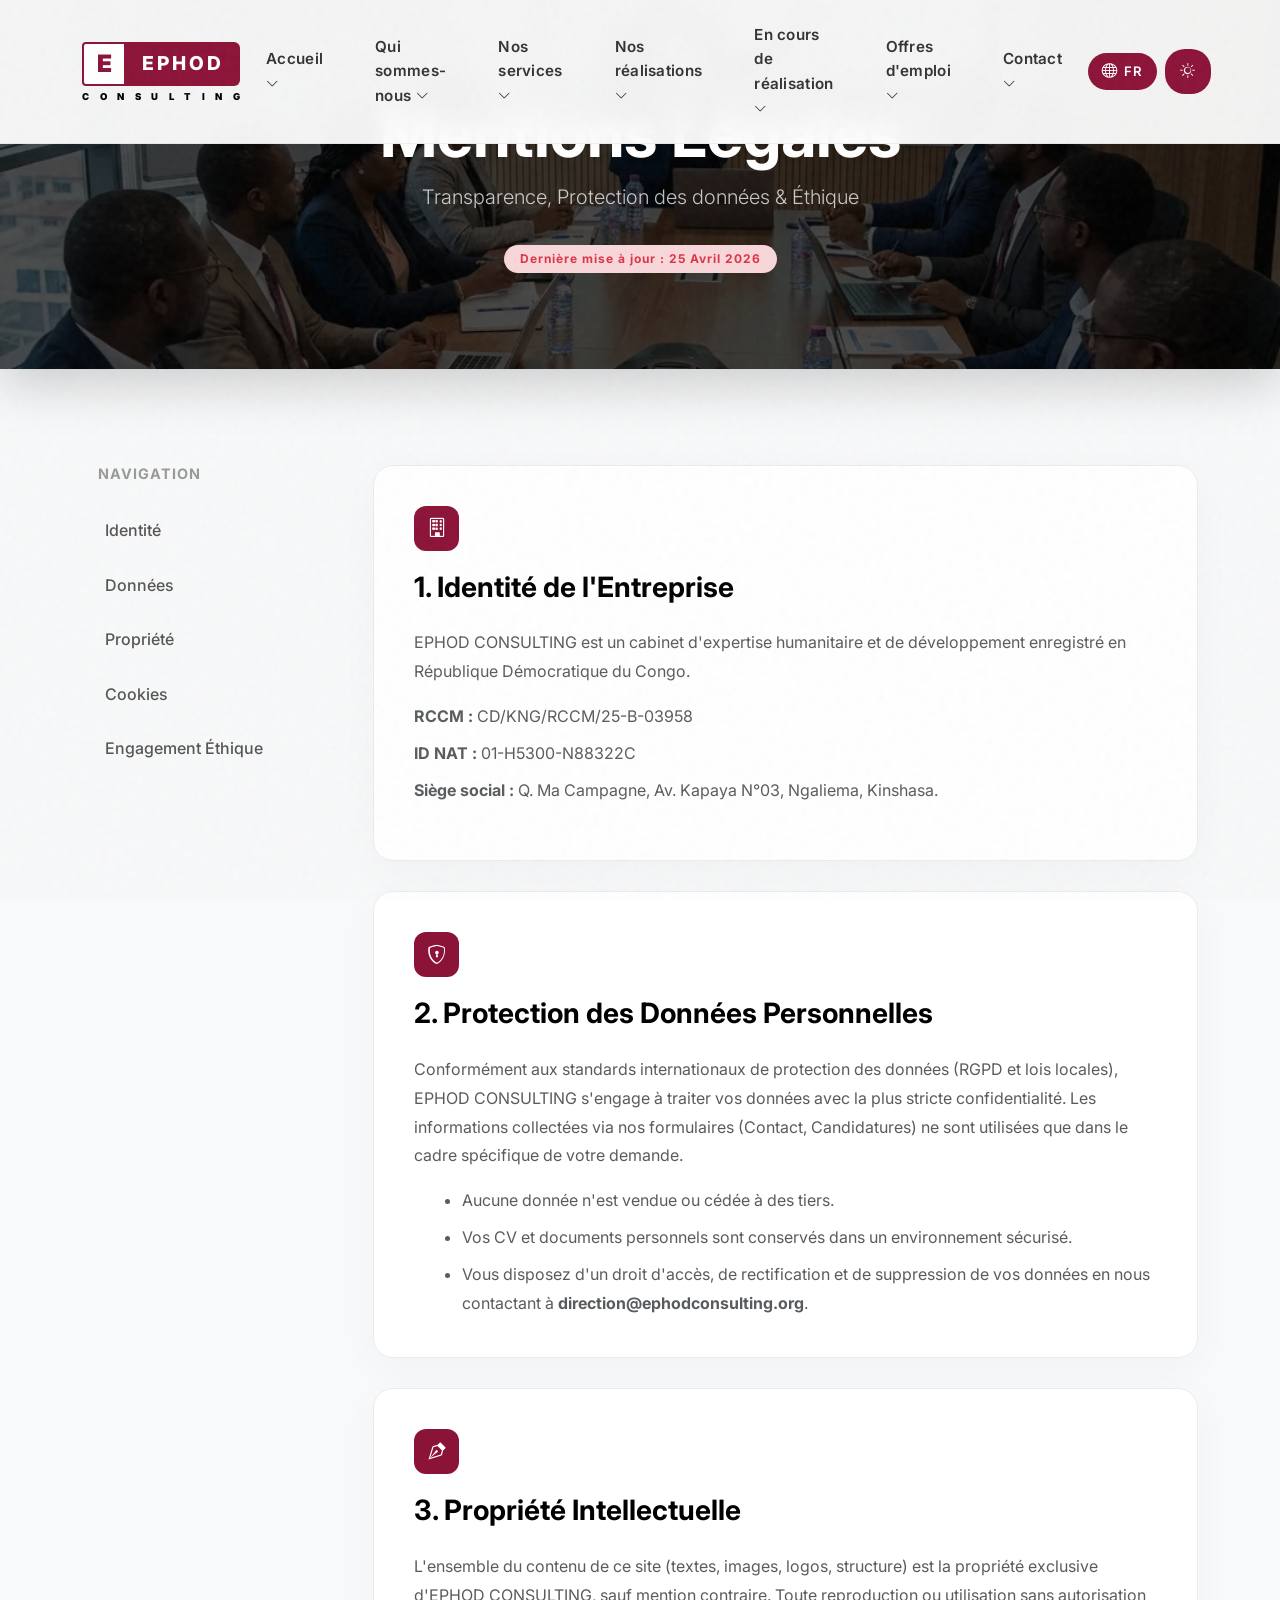
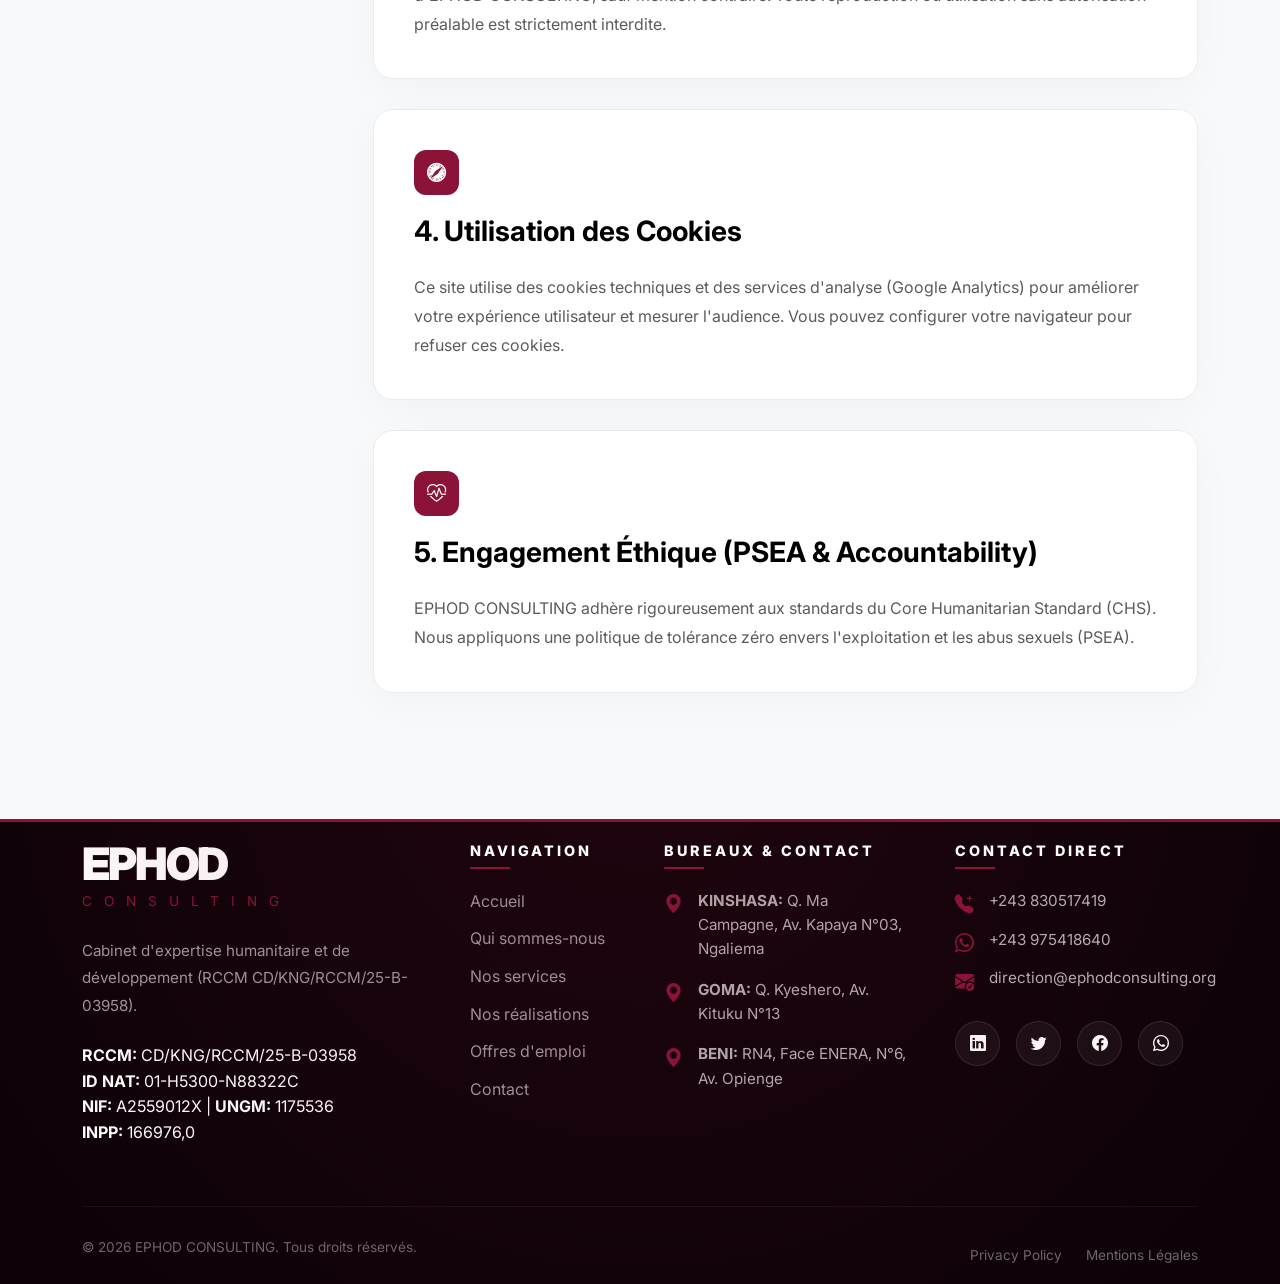
<file: privacy.html>
<!DOCTYPE html>
<html lang="fr" class="scroll-smooth">

<head>
  <meta charset="UTF-8">
  <meta name="viewport" content="width=device-width, initial-scale=1.0">
  <meta name="description" content="Mentions Légales & Politique de Confidentialité — EPHOD Consulting">
  <title>EPHOD Consulting — Privacy Policy</title>
  <link rel="preconnect" href="https://fonts.googleapis.com">
  <link href="https://fonts.googleapis.com/css2?family=Inter:wght@300;400;500;600;700;800;900&display=swap" rel="stylesheet">
  <link href="https://cdn.jsdelivr.net/npm/bootstrap@5.3.0/dist/css/bootstrap.min.css" rel="stylesheet">
  <link href="https://cdn.jsdelivr.net/npm/bootstrap-icons@1.10.5/font/bootstrap-icons.css" rel="stylesheet">
  <link rel="stylesheet" href="css/style.css?v=7.5">
  <link rel="icon" type="image/svg+xml" href="img/favicon.svg">
  
  <style>
    :root {
      --legal-sidebar-bg: #f8f9fa;
      --legal-border: #e9ecef;
    }
    .legal-nav-sticky {
      position: sticky;
      top: 100px;
    }
    .legal-nav-link {
      display: block;
      padding: 12px 20px;
      color: #555;
      border-radius: 8px;
      margin-bottom: 5px;
      font-weight: 500;
      transition: all 0.3s ease;
      border-left: 3px solid transparent;
    }
    .legal-nav-link:hover, .legal-nav-link.active {
      background: rgba(140, 19, 56, 0.05);
      color: var(--primary);
      border-left-color: var(--primary);
    }
    .legal-card {
      background: white;
      border-radius: 20px;
      padding: 40px;
      box-shadow: 0 10px 40px rgba(0,0,0,0.03);
      border: 1px solid var(--legal-border);
      margin-bottom: 30px;
    }
    .legal-section-anchor {
      scroll-margin-top: 110px;
    }
    .legal-icon-wrap {
      width: 45px;
      height: 45px;
      background: var(--primary);
      color: white;
      border-radius: 12px;
      display: flex;
      align-items: center;
      justify-content: center;
      font-size: 1.2rem;
      margin-bottom: 20px;
    }
  </style>

  <!-- Global site tag (gtag.js) - Google Analytics -->
  <script async src="https://www.googletagmanager.com/gtag/js?id=G-XXXXXXXXXX"></script>
  <script>
    window.dataLayer = window.dataLayer || [];
    function gtag(){dataLayer.push(arguments);}
    gtag('js', new Date());
    gtag('config', 'G-XXXXXXXXXX');
  </script>
</head>

<body class="bg-light">

  <!-- ========== NAVBAR ========== -->
  <nav class="navbar navbar-expand-lg" id="mainNavbar">
    <div class="container">
      <a class="logo-wrap-elite" href="index.html">
        <div class="logo-top-elite">
          <div class="logo-icon-box">
            <span>E</span>
          </div>
          <div class="logo-text-box">
            <span>EPHOD</span>
          </div>
        </div>
        <div class="logo-sub-text">
          <span>C</span><span>O</span><span>N</span><span>S</span><span>U</span><span>L</span><span>T</span><span>I</span><span>N</span><span>G</span>
        </div>
      </a>
      <button class="navbar-toggler border-0 shadow-none ms-auto" type="button" data-bs-toggle="collapse"
        data-bs-target="#navMenu" aria-controls="navMenu" aria-expanded="false" aria-label="Menu">
        <span class="navbar-toggler-icon"></span>
      </button>
      <div class="collapse navbar-collapse" id="navMenu">
        <ul class="navbar-nav ms-auto mb-2 mb-lg-0 align-items-lg-center">
          <li class="nav-item has-dropdown">
            <a class="nav-link" href="index.html"><span data-i18n="nav.home">Accueil</span> <i class="bi bi-chevron-down" style="font-size:0.8rem;"></i></a>
            <div class="nav-dropdown">
              <a href="index.html#hero" class="nav-dropdown-item"><i class="bi bi-house-door icon-red"></i><div><span data-i18n="menu.home_head">En-tête</span><small data-i18n="menu.home_head_sub">Retour au début</small></div></a>
              <a href="index.html#actualites" class="nav-dropdown-item"><i class="bi bi-newspaper icon-red"></i><div><span data-i18n="menu.home_news">Dernières missions</span><small data-i18n="menu.home_news_sub">Notre actualité récente</small></div></a>
              <a href="index.html#partners" class="nav-dropdown-item"><i class="bi bi-diagram-3 icon-red"></i><div><span data-i18n="menu.home_partners">Réseau de confiance</span><small data-i18n="menu.home_partners_sub">Nos collaborateurs</small></div></a>
            </div>
          </li>
          
          <li class="nav-item has-dropdown">
            <a class="nav-link" href="about.html"><span data-i18n="nav.about">Qui sommes-nous</span> <i class="bi bi-chevron-down" style="font-size:0.8rem;"></i></a>
            <div class="nav-dropdown">
              <a href="about.html#vision" class="nav-dropdown-item"><i class="bi bi-eye icon-red"></i><div><span data-i18n="menu.about_vision">Notre Vision</span><small data-i18n="menu.about_vision_sub">Valeurs &amp; identité</small></div></a>
              <a href="about.html#mission" class="nav-dropdown-item"><i class="bi bi-bullseye icon-red"></i><div><span data-i18n="menu.about_mission">Notre Mission</span><small data-i18n="menu.about_mission_sub">Engagements EPHOD</small></div></a>
              <a href="about.html#equipe" class="nav-dropdown-item"><i class="bi bi-people icon-red"></i><div><span data-i18n="menu.about_team">Notre Équipe</span><small data-i18n="menu.about_team_sub">Experts pluridisciplinaires</small></div></a>
            </div>
          </li>
          
          <li class="nav-item has-dropdown">
            <a class="nav-link" href="services.html"><span data-i18n="nav.services">Nos services</span> <i class="bi bi-chevron-down" style="font-size:0.8rem;"></i></a>
            <div class="nav-dropdown">
              <a href="services.html#analytics" class="nav-dropdown-item"><i class="bi bi-bar-chart icon-red"></i><div><span data-i18n="menu.srv_audit">Audit &amp; Assurance</span><small data-i18n="menu.srv_audit_sub">Expertise complète</small></div></a>
              <a href="services.html#strategy" class="nav-dropdown-item"><i class="bi bi-award icon-red"></i><div><span data-i18n="menu.srv_cap">Renforcement des Capacités</span><small data-i18n="menu.srv_cap_sub">Formation &amp; coaching</small></div></a>
              <a href="services.html#support" class="nav-dropdown-item"><i class="bi bi-headset icon-red"></i><div><span data-i18n="menu.srv_support">Support &amp; Gestion</span><small data-i18n="menu.srv_support_sub">Accompagnement de projets</small></div></a>
              <a href="services.html#eval" class="nav-dropdown-item"><i class="bi bi-graph-up-arrow icon-red"></i><div><span data-i18n="menu.srv_eval">Évaluations Stratégiques</span><small data-i18n="menu.srv_eval_sub">Mesures d'impact</small></div></a>
            </div>
          </li>
          
          <li class="nav-item has-dropdown">
            <a class="nav-link" href="portfolio.html"><span data-i18n="nav.portfolio">Nos réalisations</span> <i class="bi bi-chevron-down" style="font-size:0.8rem;"></i></a>
            <div class="nav-dropdown">
              <a href="portfolio.html" class="nav-dropdown-item"><i class="bi bi-map icon-red"></i><div><span data-i18n="menu.port_lualaba">Lualaba &amp; Haut-Katanga</span><small data-i18n="menu.port_lualaba_sub">Secteur minier</small></div></a>
              <a href="portfolio.html" class="nav-dropdown-item"><i class="bi bi-shield-check icon-red"></i><div><span data-i18n="menu.port_kivu">Nord-Kivu</span><small data-i18n="menu.port_kivu_sub">Risques &amp; Protection</small></div></a>
              <a href="portfolio.html" class="nav-dropdown-item"><i class="bi bi-cash-coin icon-red"></i><div><span data-i18n="menu.port_sud">Sud-Kivu</span><small data-i18n="menu.port_sud_sub">Évaluations PDM</small></div></a>
            </div>
          </li>
          
          <li class="nav-item has-dropdown">
            <a class="nav-link" href="ongoing.html"><span data-i18n="nav.ongoing">En cours de réalisation</span> <i class="bi bi-chevron-down" style="font-size:0.8rem;"></i></a>
            <div class="nav-dropdown">
              <a href="ongoing.html" class="nav-dropdown-item"><i class="bi bi-activity icon-red"></i><div><span data-i18n="menu.ong_missions">Missions Actuelles</span><small data-i18n="menu.ong_missions_sub">Sur le terrain</small></div></a>
              <a href="ongoing.html" class="nav-dropdown-item"><i class="bi bi-globe-americas icon-red"></i><div><span data-i18n="menu.ong_zones">Zones d'accès complexe</span><small data-i18n="menu.ong_zones_sub">Déploiements RDC</small></div></a>
            </div>
          </li>
          
          <li class="nav-item has-dropdown">
            <a class="nav-link" href="careers.html"><span data-i18n="nav.careers">Offres d'emploi</span> <i class="bi bi-chevron-down" style="font-size:0.8rem;"></i></a>
            <div class="nav-dropdown">
              <a href="careers.html" class="nav-dropdown-item"><i class="bi bi-person-badge icon-red"></i><div><span data-i18n="menu.car_join">Rejoindre l'équipe</span><small data-i18n="menu.car_join_sub">Opportunités EPHOD</small></div></a>
              <a href="careers.html" class="nav-dropdown-item"><i class="bi bi-person-lines-fill icon-red"></i><div><span data-i18n="menu.car_network">Réseau d'experts</span><small data-i18n="menu.car_network_sub">Consultants indépendants</small></div></a>
            </div>
          </li>
          
          <li class="nav-item has-dropdown">
            <a class="nav-link" href="contact.html"><span data-i18n="nav.contact">Contact</span> <i class="bi bi-chevron-down" style="font-size:0.8rem;"></i></a>
            <div class="nav-dropdown">
              <a href="contact.html" class="nav-dropdown-item"><i class="bi bi-building icon-red"></i><div><span data-i18n="menu.contact_offices">Nos Bureaux</span><small data-i18n="menu.contact_offices_sub">Kinshasa, Goma, Beni</small></div></a>
              <a href="contact.html" class="nav-dropdown-item"><i class="bi bi-envelope-paper icon-red"></i><div><span data-i18n="menu.contact_write">Nous écrire</span><small data-i18n="menu.contact_write_sub">Demandes &amp; Support</small></div></a>
            </div>
          </li>
        </ul>
        <div class="d-flex align-items-center gap-2 mt-3 mt-lg-0 mb-3 mb-lg-0">
          <button class="lang-btn m-0" onclick="toggleLanguage()" id="langBtn"><i class="bi bi-globe"></i><span id="lang-toggle-text">FR</span></button>
          <button class="lang-btn m-0 theme-toggle-btn" onclick="cycleTheme()" id="themeBtn" title="Changer le thème" style="padding: 10px 15px;"><i class="bi bi-moon-stars" id="themeIcon"></i></button>
        </div>
      </div>
    </div>
  </nav>

  <!-- ========== HEADER ========== -->
  <header class="py-5 bg-dark text-white text-center shadow-lg" style="background: linear-gradient(rgba(0,0,0,0.7), rgba(0,0,0,0.7)), url('img/portfolio/strategic_workshop.webp') center/cover;">
    <div class="container py-5 fade-up">
      <h1 class="display-3 fw-bold" data-i18n="privacy.title">Mentions Légales</h1>
      <p class="lead opacity-75" data-i18n="privacy.subtitle">Transparence, Protection des données & Éthique</p>
      <span class="badge bg-danger-subtle text-danger mt-3 px-3 py-2 rounded-pill uppercase fw-bold" style="letter-spacing:1px;" data-i18n="privacy.last_update">Dernière mise à jour : 25 Avril 2026</span>
    </div>
  </header>

  <!-- ========== CONTENT ========== -->
  <section class="py-5">
    <div class="container py-lg-5">
      <div class="row g-5">
        
        <!-- SIDEBAR NAV -->
        <aside class="col-lg-3 d-none d-lg-block">
          <div class="legal-nav-sticky">
            <h5 class="fw-bold mb-4 px-3" style="font-size:0.9rem; color:#999; letter-spacing:1px; text-transform:uppercase;">Navigation</h5>
            <nav id="legal-toc">
              <a href="#id" class="legal-nav-link" data-i18n="privacy.menu_identity">Identité</a>
              <a href="#data" class="legal-nav-link" data-i18n="privacy.menu_data">Données</a>
              <a href="#intellect" class="legal-nav-link" data-i18n="privacy.menu_intellect">Propriété</a>
              <a href="#cookies" class="legal-nav-link" data-i18n="privacy.menu_cookies">Cookies</a>
              <a href="#psea" class="legal-nav-link" data-i18n="privacy.menu_psea">Engagement Éthique</a>
            </nav>
          </div>
        </aside>

        <!-- MAIN CONTENT -->
        <div class="col-lg-9">
          
          <!-- Sec 1: Identity -->
          <div id="id" class="legal-card fade-up legal-section-anchor">
            <div class="legal-icon-wrap"><i class="bi bi-building"></i></div>
            <h2 class="h3 fw-bold color-noir mb-4" data-i18n="privacy.sec1_title">1. Identité de l'Entreprise</h2>
            <div class="text-muted" style="line-height:1.8;">
              <p data-i18n="privacy.sec1_desc">EPHOD CONSULTING est un cabinet d'expertise humanitaire et de développement enregistré en République Démocratique du Congo.</p>
              <ul class="list-unstyled">
                <li class="mb-2" data-i18n="privacy.sec1_rccm"><strong>RCCM :</strong> CD/KNG/RCCM/25-B-03958</li>
                <li class="mb-2" data-i18n="privacy.sec1_idnat"><strong>ID NAT :</strong> 01-H5300-N88322C</li>
                <li class="mb-2" data-i18n="privacy.sec1_address"><strong>Siège social :</strong> Q. Ma Campagne, Av. Kapaya N°03, Ngaliema, Kinshasa.</li>
              </ul>
            </div>
          </div>

          <!-- Sec 2: Data -->
          <div id="data" class="legal-card fade-up legal-section-anchor">
            <div class="legal-icon-wrap"><i class="bi bi-shield-lock"></i></div>
            <h2 class="h3 fw-bold color-noir mb-4" data-i18n="privacy.sec2_title">2. Protection des Données Personnelles</h2>
            <div class="text-muted" style="line-height:1.8;">
              <p data-i18n="privacy.sec2_desc">Conformément aux standards internationaux de protection des données (RGPD et lois locales), EPHOD CONSULTING s'engage à traiter vos données avec la plus stricte confidentialité. Les informations collectées via nos formulaires (Contact, Candidatures) ne sont utilisées que dans le cadre spécifique de votre demande.</p>
              <ul class="ms-3 mb-0">
                <li class="mb-2" data-i18n="privacy.sec2_li1">Aucune donnée n'est vendue ou cédée à des tiers.</li>
                <li class="mb-2" data-i18n="privacy.sec2_li2">Vos CV et documents personnels sont conservés dans un environnement sécurisé.</li>
                <li class="mb-0" data-i18n="privacy.sec2_li3">Vous disposez d'un droit d'accès, de rectification et de suppression de vos données en nous contactant à <strong>direction@ephodconsulting.org</strong>.</li>
              </ul>
            </div>
          </div>

          <!-- Sec 3: Intellectual -->
          <div id="intellect" class="legal-card fade-up legal-section-anchor">
            <div class="legal-icon-wrap"><i class="bi bi-vector-pen"></i></div>
            <h2 class="h3 fw-bold color-noir mb-4" data-i18n="privacy.sec3_title">3. Propriété Intellectuelle</h2>
            <div class="text-muted" style="line-height:1.8;">
              <p class="mb-0" data-i18n="privacy.sec3_desc">L'ensemble du contenu de ce site (textes, images, logos, structure) est la propriété exclusive d'EPHOD CONSULTING, sauf mention contraire. Toute reproduction ou utilisation sans autorisation préalable est strictement interdite.</p>
            </div>
          </div>

          <!-- Sec 4: Cookies -->
          <div id="cookies" class="legal-card fade-up legal-section-anchor">
            <div class="legal-icon-wrap"><i class="bi bi-browser-safari"></i></div>
            <h2 class="h3 fw-bold color-noir mb-4" data-i18n="privacy.sec4_title">4. Utilisation des Cookies</h2>
            <div class="text-muted" style="line-height:1.8;">
              <p class="mb-0" data-i18n="privacy.sec4_desc">Ce site utilise des cookies techniques et des services d'analyse (Google Analytics) pour améliorer votre expérience utilisateur et mesurer l'audience. Vous pouvez configurer votre navigateur pour refuser ces cookies.</p>
            </div>
          </div>

          <!-- Sec 5: PSEA -->
          <div id="psea" class="legal-card fade-up legal-section-anchor">
            <div class="legal-icon-wrap"><i class="bi bi-heart-pulse"></i></div>
            <h2 class="h3 fw-bold color-noir mb-4" data-i18n="privacy.sec5_title">5. Engagement Éthique (PSEA & Accountability)</h2>
            <div class="text-muted" style="line-height:1.8;">
              <p class="mb-0" data-i18n="privacy.sec5_desc">EPHOD CONSULTING adhère rigoureusement aux standards du Core Humanitarian Standard (CHS). Nous appliquons une politique de tolérance zéro envers l'exploitation et les abus sexuels (PSEA).</p>
            </div>
          </div>

        </div>
      </div>
    </div>
  </section>

  <!-- ========== FOOTER ========== -->

<!-- ========== RMDA GROUP EXACT FOOTER ========== -->

  <!-- ========== FULL INSTITUTIONAL FOOTER ========== -->
  <footer class="main-footer">
    <div class="container">
      <div class="row g-5">
        
        <!-- Column 1: Brand & Identity -->
        <div class="col-lg-4">
          <div class="footer-brand-wrap">
            <div class="footer-logo-main">EPHOD</div>
            <div class="footer-logo-sub">CONSULTING</div>
          </div>
          <p class="footer-desc-text mt-4">
            <span data-i18n="footer.desc">Cabinet d'expertise humanitaire et de développement. Spécialisé en planification, MEAL et opérationnalisation du développement.</span>
          </p>
          <div class="footer-legal-grid mt-4">
            <div class="legal-item"><strong>RCCM:</strong> CD/KNG/RCCM/25-B-03958</div>
            <div class="legal-item"><strong>ID NAT:</strong> 01-H5300-N88322C</div>
            <div class="legal-item"><strong>NIF:</strong> A2559012X | <strong>UNGM:</strong> 1175536</div>
            <div class="legal-item"><strong>INPP:</strong> 166976,0</div>
          </div>
        </div>

        <!-- Column 2: Navigation -->
        <div class="col-lg-2 col-md-4">
          <h4 class="footer-h4-title" data-i18n="footer.nav_title">NAVIGATION</h4>
          <ul class="footer-nav-links">
            <li><a href="index.html" data-i18n="nav.home">Accueil</a></li>
            <li><a href="about.html" data-i18n="nav.about">Qui sommes-nous</a></li>
            <li><a href="services.html" data-i18n="nav.services">Nos services</a></li>
            <li><a href="portfolio.html" data-i18n="nav.portfolio">Nos réalisations</a></li>
            <li><a href="careers.html" data-i18n="nav.careers">Offres d'emploi</a></li>
            <li><a href="contact.html" data-i18n="nav.contact">Contact</a></li>
          </ul>
        </div>

        <!-- Column 3: Regional Offices -->
        <div class="col-lg-3 col-md-4">
          <h4 class="footer-h4-title" data-i18n="footer.offices_title">NOS BUREAUX</h4>
          <ul class="footer-info-list">
            <li>
              <i class="bi bi-geo-alt-fill"></i>
              <span><strong>KINSHASA:</strong> Q. Ma Campagne, Av. Kapaya N°03, Ngaliema</span>
            </li>
            <li class="mt-3">
              <i class="bi bi-geo-alt-fill"></i>
              <span><strong>GOMA:</strong> Q. Kyeshero, Av. Kituku N°13</span>
            </li>
            <li class="mt-3">
              <i class="bi bi-geo-alt-fill"></i>
              <span><strong>BENI:</strong> RN4, Face ENERA, N°6, Av. Opienge</span>
            </li>
          </ul>
        </div>

        <!-- Column 4: Contact Direct -->
        <div class="col-lg-3 col-md-4">
          <h4 class="footer-h4-title" data-i18n="footer.direct_label">CONTACT DIRECT</h4>
          <ul class="footer-info-list">
            <li>
              <i class="bi bi-telephone-plus-fill"></i>
              <span>+243 830517419</span>
            </li>
            <li class="mt-2">
              <i class="bi bi-whatsapp"></i>
              <span>+243 975418640</span>
            </li>
            <li class="mt-2">
              <i class="bi bi-envelope-check-fill"></i>
              <span>direction@ephodconsulting.org</span>
            </li>
          </ul>
          <div class="footer-social-icons mt-4">
            <a href="#"><i class="bi bi-linkedin"></i></a>
            <a href="#"><i class="bi bi-twitter"></i></a>
            <a href="#"><i class="bi bi-facebook"></i></a>
            <a href="https://wa.me/243830517419" target="_blank" rel="noopener noreferrer" title="Nous contacter sur WhatsApp"><i class="bi bi-whatsapp"></i></a>
          </div>
        </div>

      </div>
      
      <div class="footer-bottom-elite">
        <p>&copy; 2026 EPHOD CONSULTING. Tous droits réservés.</p>
        <div class="f-bottom-links">
          <a href="privacy.html" data-i18n="footer.privacy">Privacy Policy</a>
          <a href="privacy.html" data-i18n="footer.terms">Terms</a>
        </div>
      </div>
    </div>
  </footer>

  <script src="https://cdn.jsdelivr.net/npm/bootstrap@5.3.0/dist/js/bootstrap.bundle.min.js"></script>
  <script src="js/lang.js?v=7.5"></script>
  <script src="js/main.js?v=7.5"></script>
  <script>
    if ('serviceWorker' in navigator) {
      navigator.serviceWorker.register('./sw.js?v=7.5');
    }
  </script>
</body>
</html>
</file>
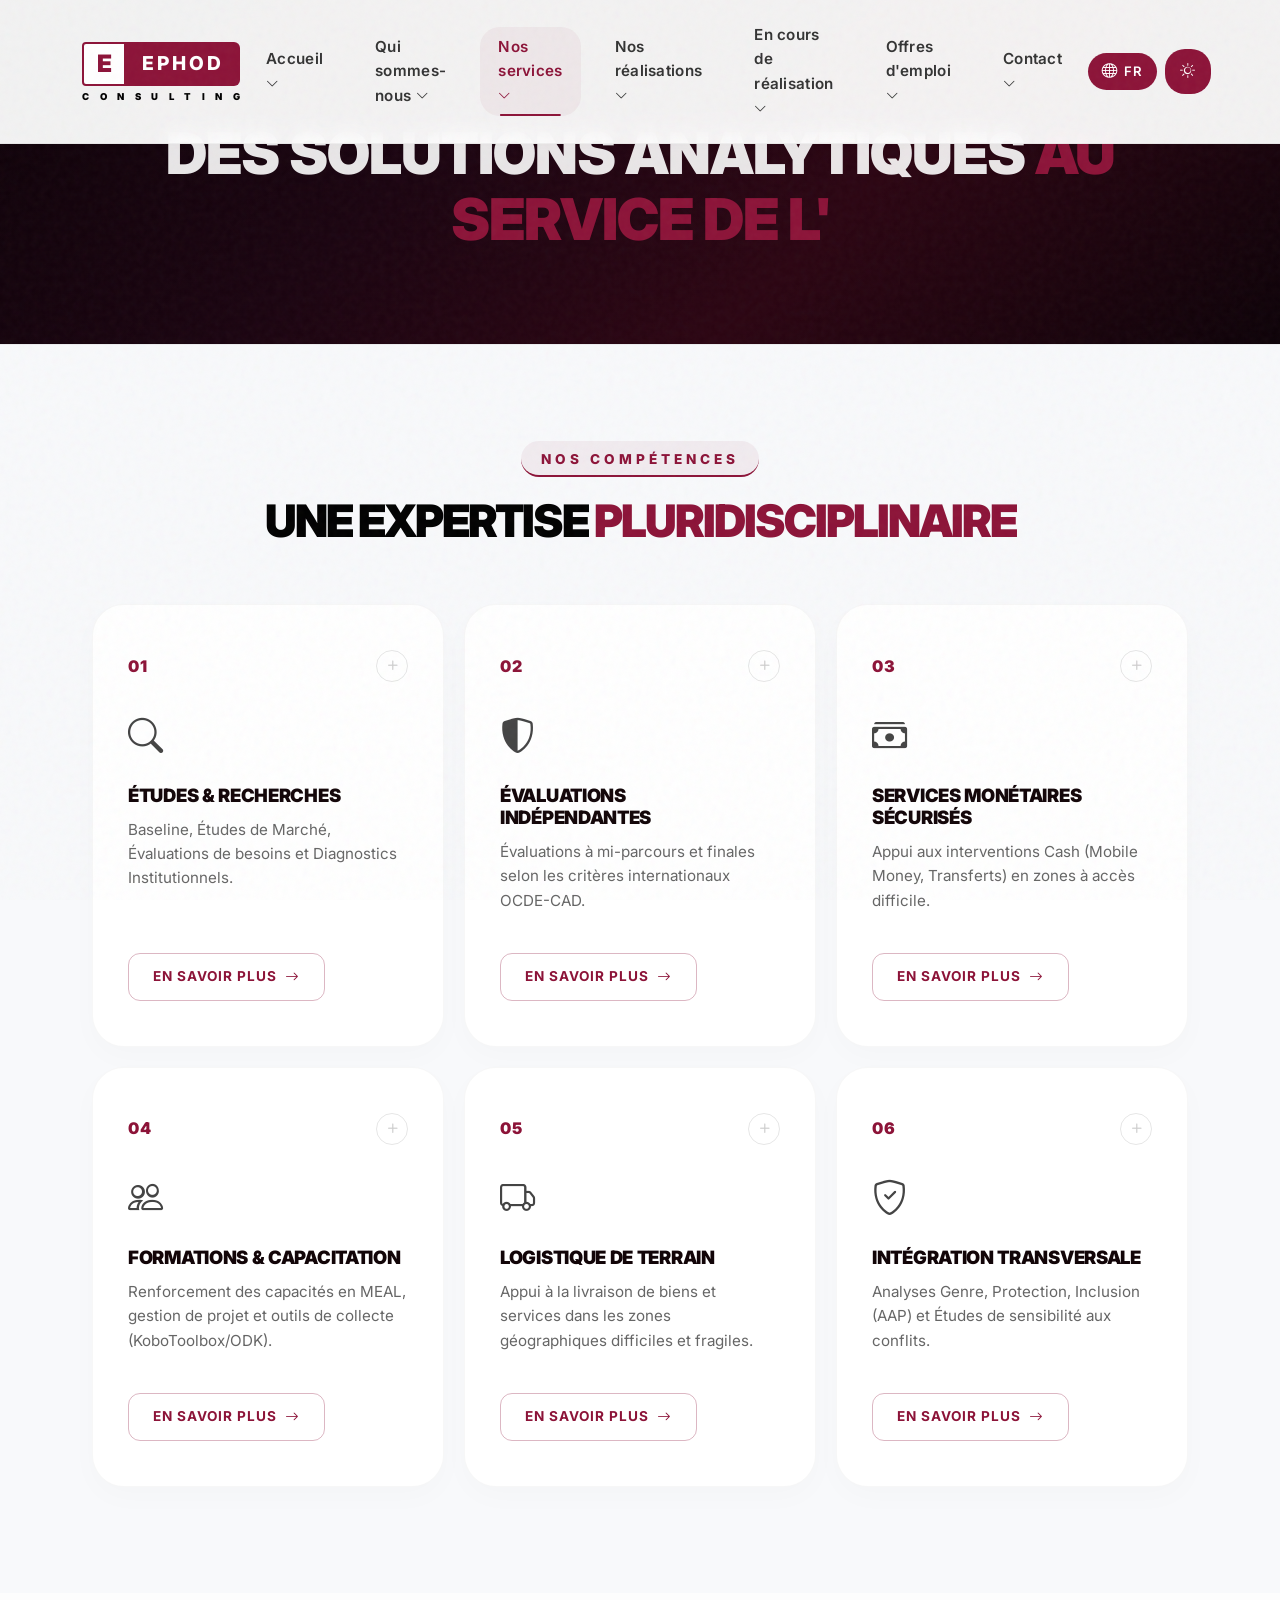
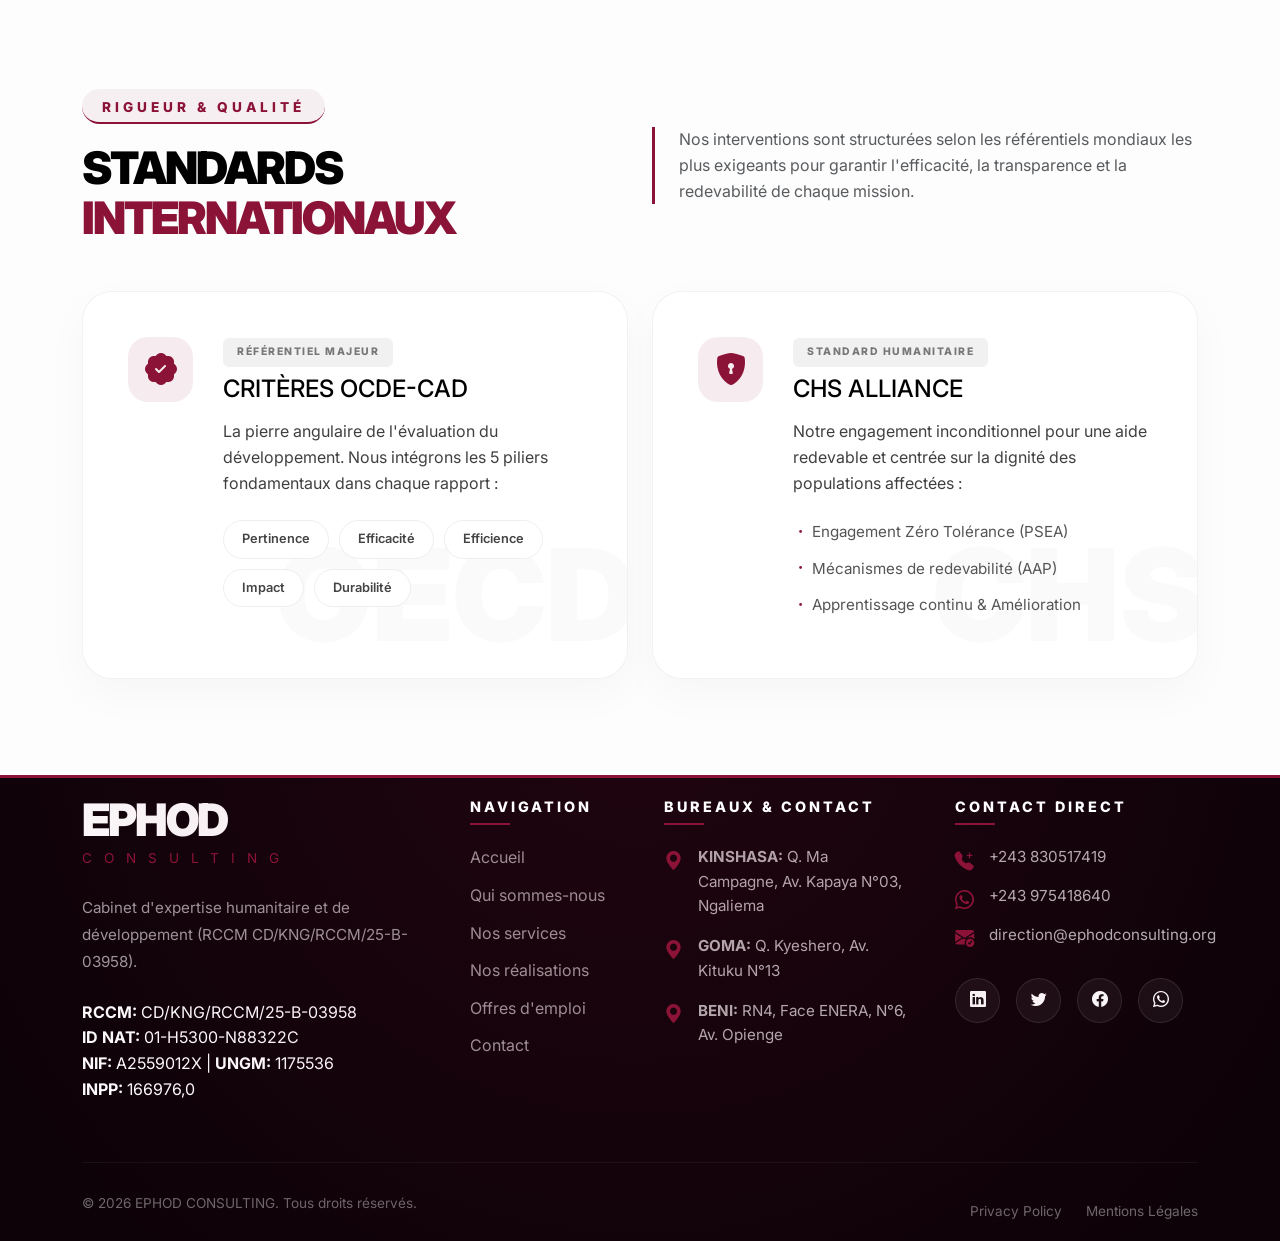
<file: services.html>
<!DOCTYPE html>
<html lang="fr">

<head>
  <meta charset="UTF-8">
  <meta name="viewport" content="width=device-width, initial-scale=1.0">
  <meta name="description" content="Nos Services — EPHOD Consulting. Expertise en audit, évaluation, formation et logistique de terrain.">
  <title>EPHOD Consulting — Nos Services</title>
  <link rel="preconnect" href="https://fonts.googleapis.com">
  <link href="https://fonts.googleapis.com/css2?family=Inter:wght@300;400;500;600;700;800;900&display=swap" rel="stylesheet">
  <link href="https://cdn.jsdelivr.net/npm/bootstrap@5.3.0/dist/css/bootstrap.min.css" rel="stylesheet">
  <link href="https://cdn.jsdelivr.net/npm/bootstrap-icons@1.10.5/font/bootstrap-icons.css" rel="stylesheet">
  <link rel="stylesheet" href="css/style.css?v=7.5">
  <link rel="icon" type="image/svg+xml" href="img/favicon.svg">
  <meta property="og:title" content="EPHOD Consulting">
  <meta property="og:description" content="Expertise analytique, évaluation stratégique et renforcement des capacités en RDC.">
  <meta property="og:type" content="website">
  <meta property="og:image" content="https://josuekasongo.github.io/site_ephod/img/portfolio/strategic_workshop.webp">
  <meta property="og:url" content="https://josuekasongo.github.io/site_ephod/">
  <!-- Global site tag (gtag.js) - Google Analytics -->
  <script async src="https://www.googletagmanager.com/gtag/js?id=G-XXXXXXXXXX"></script>
  <script>
    window.dataLayer = window.dataLayer || [];
    function gtag(){dataLayer.push(arguments);}
    gtag('js', new Date());
    gtag('config', 'G-XXXXXXXXXX');
  </script>
</head>

<body>

  <!-- ========== NAVBAR ========== -->
  <nav class="navbar navbar-expand-lg" id="mainNavbar">
    <div class="container">
      <a class="logo-wrap-elite" href="index.html">
        <div class="logo-top-elite">
          <div class="logo-icon-box">
            <span>E</span>
          </div>
          <div class="logo-text-box">
            <span>EPHOD</span>
          </div>
        </div>
        <div class="logo-sub-text">
          <span>C</span><span>O</span><span>N</span><span>S</span><span>U</span><span>L</span><span>T</span><span>I</span><span>N</span><span>G</span>
        </div>
      </a>
      <button class="navbar-toggler border-0 shadow-none ms-auto" type="button" data-bs-toggle="collapse"
        data-bs-target="#navMenu" aria-controls="navMenu" aria-expanded="false" aria-label="Menu">
        <span class="navbar-toggler-icon"></span>
      </button>
      <div class="collapse navbar-collapse" id="navMenu">
        <ul class="navbar-nav ms-auto mb-2 mb-lg-0 align-items-lg-center">
          <li class="nav-item has-dropdown">
            <a class="nav-link" href="index.html"><span data-i18n="nav.home">Accueil</span> <i class="bi bi-chevron-down" style="font-size:0.8rem;"></i></a>
            <div class="nav-dropdown">
              <a href="index.html#hero" class="nav-dropdown-item"><i class="bi bi-house-door icon-red"></i><div><span data-i18n="menu.home_head">En-tête</span><small data-i18n="menu.home_head_sub">Retour au début</small></div></a>
              <a href="index.html#actualites" class="nav-dropdown-item"><i class="bi bi-newspaper icon-red"></i><div><span data-i18n="menu.home_news">Dernières missions</span><small data-i18n="menu.home_news_sub">Notre actualité récente</small></div></a>
              <a href="index.html#partners" class="nav-dropdown-item"><i class="bi bi-diagram-3 icon-red"></i><div><span data-i18n="menu.home_partners">Réseau de confiance</span><small data-i18n="menu.home_partners_sub">Nos collaborateurs</small></div></a>
            </div>
          </li>
          
          <li class="nav-item has-dropdown">
            <a class="nav-link" href="about.html"><span data-i18n="nav.about">Qui sommes-nous</span> <i class="bi bi-chevron-down" style="font-size:0.8rem;"></i></a>
            <div class="nav-dropdown">
              <a href="about.html#vision" class="nav-dropdown-item"><i class="bi bi-eye icon-red"></i><div><span data-i18n="menu.about_vision">Notre Vision</span><small data-i18n="menu.about_vision_sub">Valeurs &amp; identité</small></div></a>
              <a href="about.html#mission" class="nav-dropdown-item"><i class="bi bi-bullseye icon-red"></i><div><span data-i18n="menu.about_mission">Notre Mission</span><small data-i18n="menu.about_mission_sub">Engagements EPHOD</small></div></a>
              <a href="about.html#equipe" class="nav-dropdown-item"><i class="bi bi-people icon-red"></i><div><span data-i18n="menu.about_team">Notre Équipe</span><small data-i18n="menu.about_team_sub">Experts pluridisciplinaires</small></div></a>
            </div>
          </li>
          
          <li class="nav-item has-dropdown">
            <a class="nav-link" href="services.html"><span data-i18n="nav.services">Nos services</span> <i class="bi bi-chevron-down" style="font-size:0.8rem;"></i></a>
            <div class="nav-dropdown">
              <a href="services.html#analytics" class="nav-dropdown-item"><i class="bi bi-bar-chart icon-red"></i><div><span data-i18n="menu.srv_audit">Audit &amp; Assurance</span><small data-i18n="menu.srv_audit_sub">Expertise complète</small></div></a>
              <a href="services.html#strategy" class="nav-dropdown-item"><i class="bi bi-award icon-red"></i><div><span data-i18n="menu.srv_cap">Renforcement des Capacités</span><small data-i18n="menu.srv_cap_sub">Formation &amp; coaching</small></div></a>
              <a href="services.html#support" class="nav-dropdown-item"><i class="bi bi-headset icon-red"></i><div><span data-i18n="menu.srv_support">Support &amp; Gestion</span><small data-i18n="menu.srv_support_sub">Accompagnement de projets</small></div></a>
              <a href="services.html#eval" class="nav-dropdown-item"><i class="bi bi-graph-up-arrow icon-red"></i><div><span data-i18n="menu.srv_eval">Évaluations Stratégiques</span><small data-i18n="menu.srv_eval_sub">Mesures d'impact</small></div></a>
            </div>
          </li>
          
          <li class="nav-item has-dropdown">
            <a class="nav-link" href="portfolio.html"><span data-i18n="nav.portfolio">Nos réalisations</span> <i class="bi bi-chevron-down" style="font-size:0.8rem;"></i></a>
            <div class="nav-dropdown">
              <a href="portfolio.html" class="nav-dropdown-item"><i class="bi bi-map icon-red"></i><div><span data-i18n="menu.port_lualaba">Lualaba &amp; Haut-Katanga</span><small data-i18n="menu.port_lualaba_sub">Secteur minier</small></div></a>
              <a href="portfolio.html" class="nav-dropdown-item"><i class="bi bi-shield-check icon-red"></i><div><span data-i18n="menu.port_kivu">Nord-Kivu</span><small data-i18n="menu.port_kivu_sub">Risques &amp; Protection</small></div></a>
              <a href="portfolio.html" class="nav-dropdown-item"><i class="bi bi-cash-coin icon-red"></i><div><span data-i18n="menu.port_sud">Sud-Kivu</span><small data-i18n="menu.port_sud_sub">Évaluations PDM</small></div></a>
            </div>
          </li>
          
          <li class="nav-item has-dropdown">
            <a class="nav-link" href="ongoing.html"><span data-i18n="nav.ongoing">En cours de réalisation</span> <i class="bi bi-chevron-down" style="font-size:0.8rem;"></i></a>
            <div class="nav-dropdown">
              <a href="ongoing.html" class="nav-dropdown-item"><i class="bi bi-activity icon-red"></i><div><span data-i18n="menu.ong_missions">Missions Actuelles</span><small data-i18n="menu.ong_missions_sub">Sur le terrain</small></div></a>
              <a href="ongoing.html" class="nav-dropdown-item"><i class="bi bi-globe-americas icon-red"></i><div><span data-i18n="menu.ong_zones">Zones d'accès complexe</span><small data-i18n="menu.ong_zones_sub">Déploiements RDC</small></div></a>
            </div>
          </li>
          
          <li class="nav-item has-dropdown">
            <a class="nav-link" href="careers.html"><span data-i18n="nav.careers">Offres d'emploi</span> <i class="bi bi-chevron-down" style="font-size:0.8rem;"></i></a>
            <div class="nav-dropdown">
              <a href="careers.html" class="nav-dropdown-item"><i class="bi bi-person-badge icon-red"></i><div><span data-i18n="menu.car_join">Rejoindre l'équipe</span><small data-i18n="menu.car_join_sub">Opportunités EPHOD</small></div></a>
              <a href="careers.html" class="nav-dropdown-item"><i class="bi bi-person-lines-fill icon-red"></i><div><span data-i18n="menu.car_network">Réseau d'experts</span><small data-i18n="menu.car_network_sub">Consultants indépendants</small></div></a>
            </div>
          </li>
          
          <li class="nav-item has-dropdown">
            <a class="nav-link" href="contact.html"><span data-i18n="nav.contact">Contact</span> <i class="bi bi-chevron-down" style="font-size:0.8rem;"></i></a>
            <div class="nav-dropdown">
              <a href="contact.html" class="nav-dropdown-item"><i class="bi bi-building icon-red"></i><div><span data-i18n="menu.contact_offices">Nos Bureaux</span><small data-i18n="menu.contact_offices_sub">Kinshasa, Goma, Beni</small></div></a>
              <a href="contact.html" class="nav-dropdown-item"><i class="bi bi-envelope-paper icon-red"></i><div><span data-i18n="menu.contact_write">Nous écrire</span><small data-i18n="menu.contact_write_sub">Demandes &amp; Support</small></div></a>
            </div>
          </li>
        </ul>
        <div class="d-flex align-items-center gap-2 mt-3 mt-lg-0 mb-3 mb-lg-0">
          <button class="lang-btn m-0" onclick="toggleLanguage()" id="langBtn"><i class="bi bi-globe"></i><span id="lang-toggle-text">FR</span></button>
          <button class="lang-btn m-0 theme-toggle-btn" onclick="cycleTheme()" id="themeBtn" title="Changer le thème" style="padding: 10px 15px;"><i class="bi bi-moon-stars" id="themeIcon"></i></button>
        </div>
      </div>
    </div>
  </nav>

  <!-- ========== BANNER (REFINED ELITE) ========== -->
  <section class="noir-rouge-elite-banner">
    <div class="orb-1"></div>
    <div class="orb-2"></div>
    <div class="container banner-content-elite text-center">
      <div class="institutional-manifesto typewriter-group mx-auto" style="max-width: 1000px;">
        <h1 class="elite-banner-title chained" data-i18n="services.banner_giant_elite"><span class="color-noir">DES SOLUTIONS ANALYTIQUES</span> <span class="color-rouge">AU SERVICE DE L'IMPACT</span></h1>
      </div>
    </div>
  </section>

  <!-- ========== SERVICES GRID ========== -->
  <section class="py-5" style="background: #f8f9fb; border-top: 1px solid rgba(0,0,0,0.05);">
    <div class="container py-lg-5">
      <div class="text-center mb-5 fade-up">
        <div class="section-label" data-i18n="services.expertise_label">Notre approche</div>
        <h2 class="srv-grid-heading"><span data-i18n="services.expertise_title_part1">Une expertise</span> <span data-i18n="services.expertise_title_part2">pluridisciplinaire</span></h2>
      </div>
      <div class="srv-square-grid">
        <!-- 01 ÉTUDES & RECHERCHES -->
        <div class="srv-square-card" id="analytics" data-bs-toggle="modal" data-bs-target="#modalSrv1" style="cursor: pointer;">
          <div class="srv-sq-top">
            <span class="srv-sq-num">01</span>
            <div class="srv-sq-plus"><i class="bi bi-plus"></i></div>
          </div>
          <div class="srv-sq-icon"><i class="bi bi-search"></i></div>
          <h3 class="srv-sq-title" data-i18n="srv.s1_title">ÉTUDES & RECHERCHES</h3>
          <p class="srv-sq-desc" data-i18n="srv.s1_desc">Baseline, Market Study, évaluations de besoins (ERM) et diagnostics institutionnels complets.</p>
          <div class="srv-sq-footer mt-auto pt-4">
             <span class="btn-elite-simple" data-i18n="services.btn_more">EN SAVOIR PLUS <i class="bi bi-arrow-right ms-2"></i></span>
          </div>
        </div>

        <!-- 02 EVALUATIONS INDÉPENDANTES -->
        <div class="srv-square-card" id="eval" data-bs-toggle="modal" data-bs-target="#modalSrv2" style="cursor: pointer;">
          <div class="srv-sq-top">
            <span class="srv-sq-num">02</span>
            <div class="srv-sq-plus"><i class="bi bi-plus"></i></div>
          </div>
          <div class="srv-sq-icon"><i class="bi bi-shield-shaded"></i></div>
          <h3 class="srv-sq-title" data-i18n="srv.s2_title">EVALUATIONS INDÉPENDANTES</h3>
          <p class="srv-sq-desc" data-i18n="srv.s2_desc">Évaluations à mi-parcours et finales selon les critères OCDE-CAD et CHS Alliance.</p>
          <div class="srv-sq-footer mt-auto pt-4">
             <span class="btn-elite-simple" data-i18n="services.btn_more">EN SAVOIR PLUS <i class="bi bi-arrow-right ms-2"></i></span>
          </div>
        </div>

        <!-- 03 SERVICES MONÉTAIRES -->
        <div class="srv-square-card" id="cash" data-bs-toggle="modal" data-bs-target="#modalSrv3" style="cursor: pointer;">
          <div class="srv-sq-top">
            <span class="srv-sq-num">03</span>
            <div class="srv-sq-plus"><i class="bi bi-plus"></i></div>
          </div>
          <div class="srv-sq-icon"><i class="bi bi-cash-stack"></i></div>
          <h3 class="srv-sq-title" data-i18n="srv.s3_title">SERVICES MONÉTAIRES SÉCURISÉS</h3>
          <p class="srv-sq-desc" data-i18n="srv.s3_desc">Appui aux interventions Cash (Mobile Money, Cash Express, Rémittences) en zones à accès complexe.</p>
          <div class="srv-sq-footer mt-auto pt-4">
             <span class="btn-elite-simple" data-i18n="services.btn_more">EN SAVOIR PLUS <i class="bi bi-arrow-right ms-2"></i></span>
          </div>
        </div>

        <!-- 04 FORMATIONS -->
        <div class="srv-square-card" id="strategy" data-bs-toggle="modal" data-bs-target="#modalSrv4" style="cursor: pointer;">
          <div class="srv-sq-top">
            <span class="srv-sq-num">04</span>
            <div class="srv-sq-plus"><i class="bi bi-plus"></i></div>
          </div>
          <div class="srv-sq-icon"><i class="bi bi-people"></i></div>
          <h3 class="srv-sq-title" data-i18n="srv.s4_title">FORMATIONS & CAPACITATION</h3>
          <p class="srv-sq-desc" data-i18n="srv.s4_desc">Renforcement des capacités en MEAL, gestion de projet et outils de collecte (KoboToolbox/ODK).</p>
          <div class="srv-sq-footer mt-auto pt-4">
             <span class="btn-elite-simple" data-i18n="services.btn_more">EN SAVOIR PLUS <i class="bi bi-arrow-right ms-2"></i></span>
          </div>
        </div>

        <!-- 05 LOGISTIQUE -->
        <div class="srv-square-card" id="support" data-bs-toggle="modal" data-bs-target="#modalSrv5" style="cursor: pointer;">
          <div class="srv-sq-top">
            <span class="srv-sq-num">05</span>
            <div class="srv-sq-plus"><i class="bi bi-plus"></i></div>
          </div>
          <div class="srv-sq-icon"><i class="bi bi-truck"></i></div>
          <h3 class="srv-sq-title" data-i18n="srv.s5_title">LOGISTIQUE DE TERRAIN</h3>
          <p class="srv-sq-desc" data-i18n="srv.s5_desc">Appui à la livraison de biens et services dans les zones géographiques difficiles et fragiles.</p>
          <div class="srv-sq-footer mt-auto pt-4">
             <span class="btn-elite-simple" data-i18n="services.btn_more">EN SAVOIR PLUS <i class="bi bi-arrow-right ms-2"></i></span>
          </div>
        </div>

        <!-- 06 INTÉGRATION -->
        <div class="srv-square-card" id="protection" data-bs-toggle="modal" data-bs-target="#modalSrv6" style="cursor: pointer;">
          <div class="srv-sq-top">
            <span class="srv-sq-num">06</span>
            <div class="srv-sq-plus"><i class="bi bi-plus"></i></div>
          </div>
          <div class="srv-sq-icon"><i class="bi bi-shield-check"></i></div>
          <h3 class="srv-sq-title" data-i18n="srv.s6_title">INTÉGRATION TRANSVERSALE</h3>
          <p class="srv-sq-desc" data-i18n="srv.s6_desc">Analyses Genre, Protection, Inclusion (AAP) et Études de sensibilité aux conflits.</p>
          <div class="srv-sq-footer mt-auto pt-4">
             <span class="btn-elite-simple" data-i18n="services.btn_more">EN SAVOIR PLUS <i class="bi bi-arrow-right ms-2"></i></span>
          </div>
        </div>
      </div>
    </div>
  </section>

  <!-- ========== STANDARDS DE QUALITÉ (ELITE HUB) ========== -->
  <section class="quality-hub-section py-5">
    <div class="container py-lg-5">
      <div class="row align-items-center mb-5">
        <div class="col-lg-6">
          <div class="section-label" data-i18n="home.method_label">Rigueur & Qualité</div>
          <h2 class="srv-grid-heading mb-0" style="text-align: left;"><span class="color-noir" data-i18n="home.method_title_part1">Standards</span> <span class="color-rouge" data-i18n="home.method_title_part2">Internationaux</span></h2>
        </div>
        <div class="col-lg-6">
          <p class="text-muted mb-0 ps-lg-4 border-start" style="border-width: 3px !important; border-color: var(--primary) !important;" data-i18n="home.method_desc2">
            Nos interventions sont structurées selon les référentiels mondiaux les plus exigeants pour garantir l'efficacité, la transparence et la redevabilité de chaque mission.
          </p>
        </div>
      </div>
      
      <div class="row g-4">
        <!-- OCDE-CAD Card -->
        <div class="col-lg-6">
          <div class="quality-elite-card">
            <div class="quality-card-icon"><i class="bi bi-patch-check-fill"></i></div>
            <div class="quality-card-content">
              <div class="quality-badge" data-i18n="services.oecd_badge">RÉFÉRENTIEL MAJEUR</div>
              <h4 class="fw-900 mt-2 mb-3" data-i18n="services.oecd_title">CRITÈRES OCDE-CAD</h4>
              <p class="mb-4 opacity-75" data-i18n="services.oecd_desc">La pierre angulaire de l'évaluation du développement. Nous intégrons les 5 piliers fondamentaux dans chaque rapport :</p>
              <div class="quality-pills-row">
                 <span class="q-pill" data-i18n="services.oecd_p1">Pertinence</span>
                 <span class="q-pill" data-i18n="services.oecd_p2">Efficacité</span>
                 <span class="q-pill" data-i18n="services.oecd_p3">Efficience</span>
                 <span class="q-pill" data-i18n="services.oecd_p4">Impact</span>
                 <span class="q-pill" data-i18n="services.oecd_p5">Durabilité</span>
              </div>
            </div>
            <div class="quality-card-bg-icon">OECD</div>
          </div>
        </div>

        <!-- CHS Card -->
        <div class="col-lg-6">
          <div class="quality-elite-card">
            <div class="quality-card-icon"><i class="bi bi-shield-lock-fill"></i></div>
            <div class="quality-card-content">
              <div class="quality-badge" data-i18n="services.chs_badge">STANDARD HUMANITAIRE</div>
              <h4 class="fw-900 mt-2 mb-3" data-i18n="services.chs_title">CHS ALLIANCE</h4>
              <p class="mb-4 opacity-75" data-i18n="services.chs_desc">Notre engagement inconditionnel pour une aide redevable et centrée sur la dignité des populations affectées :</p>
              <ul class="list-unstyled detail-list">
                 <li><i class="bi bi-dot text-primary"></i> <span data-i18n="services.chs_p1">Engagement Zéro Tolérance (PSEA)</span></li>
                 <li><i class="bi bi-dot text-primary"></i> <span data-i18n="services.chs_p2">Mécanismes de redevabilité (AAP)</span></li>
                 <li><i class="bi bi-dot text-primary"></i> <span data-i18n="services.chs_p3">Apprentissage continu & Amélioration</span></li>
              </ul>
            </div>
            <div class="quality-card-bg-icon">CHS</div>
          </div>
        </div>
      </div>
    </div>
  </section>

  <!-- ========== FULL INSTITUTIONAL FOOTER ========== -->

  <!-- ========== MODALS DÉTAILS SERVICES ========== -->
  
  <!-- Modal 1: Études -->
  <div class="modal fade" id="modalSrv1" tabindex="-1" aria-hidden="true">
    <div class="modal-dialog modal-dialog-centered modal-dialog-scrollable modal-lg">
      <div class="modal-content border-0 overflow-hidden" style="border-radius:24px;">
        <div class="modal-header bg-dark text-white py-4 border-0">
          <h5 class="modal-title fw-900"><span class="color-rouge">01.</span> <span data-i18n="srv_m1.title">ÉTUDES & RECHERCHES</span></h5>
          <button type="button" class="btn-close btn-close-white" data-bs-dismiss="modal" aria-label="Close"></button>
        </div>
        <div class="modal-body p-5">
           <h6 class="fw-bold text-primary mb-4"><span data-i18n="srv_m1.subtitle">NOTRE EXPERTISE ANALYTIQUE</span></h6>
           <p class="mb-4"><span data-i18n="srv_m1.intro">EPHOD Consulting déploie des méthodologies rigoureuses pour éclairer la prise de décision stratégique :</span></p>
           <ul class="list-unstyled">
             <li class="mb-3 d-flex align-items-start"><i class="bi bi-check2-circle text-primary me-3 mt-1"></i> <div><strong data-i18n="srv_m1.i1_title">Baseline & Endline Surveys :</strong> <span data-i18n="srv_m1.i1_desc"> Établissement de situations de référence et mesure finale des indicateurs.</span></div></li>
             <li class="mb-3 d-flex align-items-start"><i class="bi bi-check2-circle text-primary me-3 mt-1"></i> <div><strong data-i18n="srv_m1.i2_title">Études de Marché & Faisabilité :</strong> <span data-i18n="srv_m1.i2_desc"> Analyse de l'offre, de la demande et des chaines de valeur locales.</span></div></li>
             <li class="mb-3 d-flex align-items-start"><i class="bi bi-check2-circle text-primary me-3 mt-1"></i> <div><strong data-i18n="srv_m1.i3_title">Diagnostics Institutionnels :</strong> <span data-i18n="srv_m1.i3_desc"> Audit des capacités organisationnelles et opérationnelles.</span></div></li>
             <li class="mb-3 d-flex align-items-start"><i class="bi bi-check2-circle text-primary me-3 mt-1"></i> <div><strong data-i18n="srv_m1.i4_title">Analyses Sectorielles :</strong> <span data-i18n="srv_m1.i4_desc"> Santé publique, Mines, Agriculture et EHA.</span></div></li>
           </ul>
        </div>
        <div class="modal-footer bg-light border-0 py-3">
          <button type="button" class="btn btn-dark px-4 rounded-pill" data-bs-dismiss="modal" data-i18n="srv.modal_close">Fermer</button>
        </div>
      </div>
    </div>
  </div>

  <!-- Modal 2: Évaluations -->
  <div class="modal fade" id="modalSrv2" tabindex="-1" aria-hidden="true">
    <div class="modal-dialog modal-dialog-centered modal-dialog-scrollable modal-lg">
      <div class="modal-content border-0 overflow-hidden" style="border-radius:24px;">
        <div class="modal-header bg-dark text-white py-4 border-0">
          <h5 class="modal-title fw-900"><span class="color-rouge">02.</span> <span data-i18n="srv_m2.title">ÉVALUATIONS INDÉPENDANTES</span></h5>
          <button type="button" class="btn-close btn-close-white" data-bs-dismiss="modal" aria-label="Close"></button>
        </div>
        <div class="modal-body p-5">
           <h6 class="fw-bold text-primary mb-4"><span data-i18n="srv_m2.subtitle">REDEVABILITÉ & PERFORMANCE</span></h6>
           <p class="mb-4"><span data-i18n="srv_m2.intro">Nous évaluons l'impact de vos programmes selon les plus hauts standards internationaux :</span></p>
           <ul class="list-unstyled">
             <li class="mb-3 d-flex align-items-start"><i class="bi bi-check2-circle text-primary me-3 mt-1"></i> <div><strong data-i18n="srv_m2.i1_title">Critères OCDE-CAD :</strong> <span data-i18n="srv_m2.i1_desc"> Analyse de pertinence, efficacité, efficience, impact et durabilité.</span></div></li>
             <li class="mb-3 d-flex align-items-start"><i class="bi bi-check2-circle text-primary me-3 mt-1"></i> <div><strong data-i18n="srv_m2.i2_title">Evaluations Real-Time :</strong> <span data-i18n="srv_m2.i2_desc"> Ajustements techniques en cours d'exécution pour optimiser l'impact.</span></div></li>
             <li class="mb-3 d-flex align-items-start"><i class="bi bi-check2-circle text-primary me-3 mt-1"></i> <div><strong data-i18n="srv_m2.i3_title">Audit de Qualité (CHS) :</strong> <span data-i18n="srv_m2.i3_desc"> Vérification de la conformité aux standards Humanitaires Fondamentaux.</span></div></li>
           </ul>
        </div>
        <div class="modal-footer bg-light border-0 py-3">
          <button type="button" class="btn btn-dark px-4 rounded-pill" data-bs-dismiss="modal" data-i18n="srv.modal_close">Fermer</button>
        </div>
      </div>
    </div>
  </div>

  <!-- Modal 3: Cash -->
  <div class="modal fade" id="modalSrv3" tabindex="-1" aria-hidden="true">
    <div class="modal-dialog modal-dialog-centered modal-dialog-scrollable modal-lg">
      <div class="modal-content border-0 overflow-hidden" style="border-radius:24px;">
        <div class="modal-header bg-dark text-white py-4 border-0">
          <h5 class="modal-title fw-900"><span class="color-rouge">03.</span> <span data-i18n="srv_m3.title">SERVICES MONÉTAIRES</span></h5>
          <button type="button" class="btn-close btn-close-white" data-bs-dismiss="modal" aria-label="Close"></button>
        </div>
        <div class="modal-body p-5">
           <h6 class="fw-bold text-primary mb-4"><span data-i18n="srv_m3.subtitle">SOLUTIONS CASH AGILES</span></h6>
           <p class="mb-4"><span data-i18n="srv_m3.intro">EPHOD facilite les transferts monétaires sécurisés dans les zones à haut risque :</span></p>
           <ul class="list-unstyled">
             <li class="mb-3 d-flex align-items-start"><i class="bi bi-check2-circle text-primary me-3 mt-1"></i> <div><strong data-i18n="srv_m3.i1_title">Mobile Money Displacement :</strong> <span data-i18n="srv_m3.i1_desc"> Gestion des flux via les opérateurs locaux en zones fragiles.</span></div></li>
             <li class="mb-3 d-flex align-items-start"><i class="bi bi-check2-circle text-primary me-3 mt-1"></i> <div><strong data-i18n="srv_m3.i2_title">Vérification PDM (Post Distribution Monitoring) :</strong> <span data-i18n="srv_m3.i2_desc"> Suivi de l'utilisation des fonds par les bénéficiaires.</span></div></li>
             <li class="mb-3 d-flex align-items-start"><i class="bi bi-check2-circle text-primary me-3 mt-1"></i> <div><strong data-i18n="srv_m3.i3_title">Vendor Mapping :</strong> <span data-i18n="srv_m3.i3_desc"> Identification et contractualisation de commerçants locaux pour les systèmes de coupons.</span></div></li>
           </ul>
        </div>
        <div class="modal-footer bg-light border-0 py-3">
          <button type="button" class="btn btn-dark px-4 rounded-pill" data-bs-dismiss="modal" data-i18n="srv.modal_close">Fermer</button>
        </div>
      </div>
    </div>
  </div>

  <!-- Modal 4: Formations -->
  <div class="modal fade" id="modalSrv4" tabindex="-1" aria-hidden="true">
    <div class="modal-dialog modal-dialog-centered modal-dialog-scrollable modal-lg">
      <div class="modal-content border-0 overflow-hidden" style="border-radius:24px;">
        <div class="modal-header bg-dark text-white py-4 border-0">
          <h5 class="modal-title fw-900"><span class="color-rouge">04.</span> <span data-i18n="srv_m4.title">FORMATIONS & CAPACITATION</span></h5>
          <button type="button" class="btn-close btn-close-white" data-bs-dismiss="modal" aria-label="Close"></button>
        </div>
        <div class="modal-body p-5">
           <h6 class="fw-bold text-primary mb-4"><span data-i18n="srv_m4.subtitle">DÉVELOPPEMENT DES COMPÉTENCES</span></h6>
           <p class="mb-4"><span data-i18n="srv_m4.intro">Renforcement des capacités de vos équipes terrain et partenaires locaux :</span></p>
           <ul class="list-unstyled">
             <li class="mb-3 d-flex align-items-start"><i class="bi bi-check2-circle text-primary me-3 mt-1"></i> <div><strong data-i18n="srv_m4.i1_title">Cycle de Projet & MEAL :</strong> <span data-i18n="srv_m4.i1_desc"> Conception de cadres logiques et de systèmes de suivi-évaluation.</span></div></li>
             <li class="mb-3 d-flex align-items-start"><i class="bi bi-check2-circle text-primary me-3 mt-1"></i> <div><strong data-i18n="srv_m4.i2_title">Digital Data Collection :</strong> <span data-i18n="srv_m4.i2_desc"> Formation avancée sur KoboToolbox, ODK et PowerBI.</span></div></li>
             <li class="mb-3 d-flex align-items-start"><i class="bi bi-check2-circle text-primary me-3 mt-1"></i> <div><strong data-i18n="srv_m4.i3_title">Gouvernance & Management :</strong> <span data-i18n="srv_m4.i3_desc"> Leadership humanitaire et management en contextes de crise.</span></div></li>
           </ul>
        </div>
        <div class="modal-footer bg-light border-0 py-3">
          <button type="button" class="btn btn-dark px-4 rounded-pill" data-bs-dismiss="modal" data-i18n="srv.modal_close">Fermer</button>
        </div>
      </div>
    </div>
  </div>

  <!-- Modal 5: Logistique -->
  <div class="modal fade" id="modalSrv5" tabindex="-1" aria-hidden="true">
    <div class="modal-dialog modal-dialog-centered modal-dialog-scrollable modal-lg">
      <div class="modal-content border-0 overflow-hidden" style="border-radius:24px;">
        <div class="modal-header bg-dark text-white py-4 border-0">
          <h5 class="modal-title fw-900"><span class="color-rouge">05.</span> <span data-i18n="srv_m5.title">LOGISTIQUE DE TERRAIN</span></h5>
          <button type="button" class="btn-close btn-close-white" data-bs-dismiss="modal" aria-label="Close"></button>
        </div>
        <div class="modal-body p-5">
           <h6 class="fw-bold text-primary mb-4"><span data-i18n="srv_m5.subtitle">SUPPORT OPÉRATIONNEL</span></h6>
           <p class="mb-4"><span data-i18n="srv_m5.intro">Optimisation de votre chaîne d'approvisionnement en milieux hostiles :</span></p>
           <ul class="list-unstyled">
             <li class="mb-3 d-flex align-items-start"><i class="bi bi-check2-circle text-primary me-3 mt-1"></i> <div><strong data-i18n="srv_m5.i1_title">Last-Mile Delivery :</strong> <span data-i18n="srv_m5.i1_desc"> Acheminement de biens critiques (médicaments, intrants) vers les zones isolées.</span></div></li>
             <li class="mb-3 d-flex align-items-start"><i class="bi bi-check2-circle text-primary me-3 mt-1"></i> <div><strong data-i18n="srv_m5.i2_title">Gestion d'entrepôts :</strong> <span data-i18n="srv_m5.i2_desc"> Stockage et inventaire assisté par outils numériques.</span></div></li>
             <li class="mb-3 d-flex align-items-start"><i class="bi bi-check2-circle text-primary me-3 mt-1"></i> <div><strong data-i18n="srv_m5.i3_title">Support au Déploiement :</strong> <span data-i18n="srv_m5.i3_desc"> Mise en place rapide de bases de vie et de bureaux mobiles.</span></div></li>
           </ul>
        </div>
        <div class="modal-footer bg-light border-0 py-3">
          <button type="button" class="btn btn-dark px-4 rounded-pill" data-bs-dismiss="modal" data-i18n="srv.modal_close">Fermer</button>
        </div>
      </div>
    </div>
  </div>

  <!-- Modal 6: Transversal -->
  <div class="modal fade" id="modalSrv6" tabindex="-1" aria-hidden="true">
    <div class="modal-dialog modal-dialog-centered modal-dialog-scrollable modal-lg">
      <div class="modal-content border-0 overflow-hidden" style="border-radius:24px;">
        <div class="modal-header bg-dark text-white py-4 border-0">
          <h5 class="modal-title fw-900"><span class="color-rouge">06.</span> <span data-i18n="srv_m6.title">INTÉGRATION TRANSVERSALE</span></h5>
          <button type="button" class="btn-close btn-close-white" data-bs-dismiss="modal" aria-label="Close"></button>
        </div>
        <div class="modal-body p-5">
           <h6 class="fw-bold text-primary mb-4"><span data-i18n="srv_m6.subtitle">ÉQUITÉ & SENSIBILITÉ</span></h6>
           <p class="mb-4"><span data-i18n="srv_m6.intro">Veiller à l'inclusion et à la dignité dans toutes les phases du projet :</span></p>
           <ul class="list-unstyled">
             <li class="mb-3 d-flex align-items-start"><i class="bi bi-check2-circle text-primary me-3 mt-1"></i> <div><strong data-i18n="srv_m6.i1_title">Protection & AAP :</strong> <span data-i18n="srv_m6.i1_desc"> Mise en place de mécanismes de plaintes et de redevabilité envers les bénéficiaires.</span></div></li>
             <li class="mb-3 d-flex align-items-start"><i class="bi bi-check2-circle text-primary me-3 mt-1"></i> <div><strong data-i18n="srv_m6.i2_title">Analyse de Sensibilité aux Conflits :</strong> <span data-i18n="srv_m6.i2_desc"> Évaluation de l'impact 'Do No Harm' de vos interventions.</span></div></li>
             <li class="mb-3 d-flex align-items-start"><i class="bi bi-check2-circle text-primary me-3 mt-1"></i> <div><strong data-i18n="srv_m6.i3_title">Genre & Inclusion :</strong> <span data-i18n="srv_m6.i3_desc"> Audit et recommandations pour l'équité hommes-femmes et l'appui aux vulnérables.</span></div></li>
           </ul>
        </div>
        <div class="modal-footer bg-light border-0 py-3">
          <button type="button" class="btn btn-dark px-4 rounded-pill" data-bs-dismiss="modal" data-i18n="srv.modal_close">Fermer</button>
        </div>
      </div>
    </div>
  </div>

  <footer class="main-footer">
    <div class="container">
      <div class="row g-5">
        
        <!-- Column 1: Brand & Identity -->
        <div class="col-lg-4">
          <div class="footer-brand-wrap">
            <div class="footer-logo-main">EPHOD</div>
            <div class="footer-logo-sub">CONSULTING</div>
          </div>
          <p class="footer-desc-text mt-4">
             <span data-i18n="footer.desc">Cabinet d'expertise humanitaire et de développement. Spécialisé en planification, MEAL et opérationnalisation du développement.</span>
          </p>
          <div class="footer-legal-grid mt-4">
            <div class="legal-item"><strong>RCCM:</strong> CD/KNG/RCCM/25-B-03958</div>
            <div class="legal-item"><strong>ID NAT:</strong> 01-H5300-N88322C</div>
            <div class="legal-item"><strong>NIF:</strong> A2559012X | <strong>UNGM:</strong> 1175536</div>
            <div class="legal-item"><strong>INPP:</strong> 166976,0</div>
          </div>
        </div>

        <!-- Column 2: Navigation -->
        <div class="col-lg-2 col-md-4">
          <h4 class="footer-h4-title" data-i18n="footer.nav_title">NAVIGATION</h4>
          <ul class="footer-nav-links">
            <li><a href="index.html" data-i18n="nav.home">Accueil</a></li>
            <li><a href="about.html" data-i18n="nav.about">Qui sommes-nous</a></li>
            <li><a href="services.html" data-i18n="nav.services">Nos services</a></li>
            <li><a href="portfolio.html" data-i18n="nav.portfolio">Nos réalisations</a></li>
            <li><a href="careers.html" data-i18n="nav.careers">Offres d'emploi</a></li>
            <li><a href="contact.html" data-i18n="nav.contact">Contact</a></li>
          </ul>
        </div>

        <!-- Column 3: Regional Offices -->
        <div class="col-lg-3 col-md-4">
          <h4 class="footer-h4-title" data-i18n="footer.offices_title">NOS BUREAUX</h4>
          <ul class="footer-info-list">
            <li>
              <i class="bi bi-geo-alt-fill"></i>
              <span><strong>KINSHASA:</strong> Q. Ma Campagne, Av. Kapaya N°03, Ngaliema</span>
            </li>
            <li class="mt-3">
              <i class="bi bi-geo-alt-fill"></i>
              <span><strong>GOMA:</strong> Q. Kyeshero, Av. Kituku N°13</span>
            </li>
            <li class="mt-3">
              <i class="bi bi-geo-alt-fill"></i>
              <span><strong>BENI:</strong> RN4, Face ENERA, N°6, Av. Opienge</span>
            </li>
          </ul>
        </div>

        <!-- Column 4: Contact Direct -->
        <div class="col-lg-3 col-md-4">
          <h4 class="footer-h4-title" data-i18n="footer.direct_label">CONTACT DIRECT</h4>
          <ul class="footer-info-list">
            <li>
              <i class="bi bi-telephone-plus-fill"></i>
              <span>+243 830517419</span>
            </li>
            <li class="mt-2">
              <i class="bi bi-whatsapp"></i>
              <span>+243 975418640</span>
            </li>
            <li class="mt-2">
              <i class="bi bi-envelope-check-fill"></i>
              <span>direction@ephodconsulting.org</span>
            </li>
          </ul>
          <div class="footer-social-icons mt-4">
            <a href="#"><i class="bi bi-linkedin"></i></a>
            <a href="#"><i class="bi bi-twitter"></i></a>
            <a href="#"><i class="bi bi-facebook"></i></a>
            <a href="https://wa.me/243830517419" target="_blank" rel="noopener noreferrer" title="Nous contacter sur WhatsApp"><i class="bi bi-whatsapp"></i></a>
          </div>
        </div>

      </div>
      
      <div class="footer-bottom-elite">
        <p>&copy; 2026 EPHOD CONSULTING. Tous droits réservés.</p>
        <div class="f-bottom-links">
          <a href="privacy.html" data-i18n="footer.privacy">Privacy Policy</a>
          <a href="privacy.html" data-i18n="footer.terms">Terms</a>
        </div>
      </div>
    </div>
  </footer>

  <script defer src="https://cdn.jsdelivr.net/npm/bootstrap@5.3.0/dist/js/bootstrap.bundle.min.js"></script>
  <script defer src="js/lang.js?v=7.5"></script>
  <script defer src="js/main.js?v=7.5"></script>
  <script>
    if ('serviceWorker' in navigator) {
      navigator.serviceWorker.register('./sw.js?v=7.5');
    }
  </script>
</body>
</html>
</file>
<file: css/style.css>
@import url('https://fonts.googleapis.com/css2?family=Inter:wght@300;400;500;600;700;800;900&display=swap');
﻿

/* ============================================================
   CSS VARIABLES - Must be at top
   ============================================================ */
:root {
  --primary:       #8C1338;
  --primary-dark:  #6b0e29;
  --primary-light: #a5193f;
  --white:         #ffffff;
  --mineral:       #faf9f6;
  --grey:          #6b7280;
  --grey-light:    #e5e7eb;
  --grey-dark:     #120508;
  --text-dark:     #120508;
  --text-muted:    #555555;
  --border:        rgba(140, 19, 56, 0.1);
  --glass-bg:      rgba(255, 255, 255, 0.65);
  --shadow-luxe:   0 30px 60px rgba(0, 0, 0, 0.06);
  --transition:    all 0.5s cubic-bezier(0.16, 1, 0.3, 1);
  --radius:        16px;
}
*, *::before, *::after { box-sizing: border-box; margin: 0; padding: 0; }
html { scroll-behavior: smooth; scroll-padding-top: 90px; }
body {
  font-family: 'Inter', sans-serif;
  color: var(--text-dark);
  background: #ffffff;
  overflow-x: hidden;
  line-height: 1.6;
  -webkit-font-smoothing: antialiased;
}

/* Color Utilities */
.color-rouge { color: var(--primary) !important; }
.color-noir  { color: var(--text-dark) !important; }

img { max-width: 100%; height: auto; }
a { text-decoration: none; transition: var(--transition); }
@keyframes rotate { from { transform: rotate(0deg); } to { transform: rotate(360deg); } }




/* ÔöÇÔöÇ INSTITUTIONAL COMPONENTS ÔöÇÔöÇÔöÇÔöÇÔöÇÔöÇÔöÇÔöÇÔöÇÔöÇÔöÇÔöÇÔöÇÔöÇÔöÇÔöÇÔöÇÔöÇÔöÇÔöÇÔöÇÔöÇÔöÇÔöÇÔöÇÔöÇ */
.legal-trust-bar {
  font-family: 'Inter', sans-serif;
  letter-spacing: 0.5px;
  background: rgba(248, 249, 250, 0.8) !important;
  backdrop-filter: blur(5px);
}
.trust-item {
  transition: all 0.3s ease;
}
.trust-item:hover {
  transform: translateY(-2px);
  opacity: 1;
}

.network-viz-card {
  background: linear-gradient(135deg, var(--text-dark) 0%, #120508 100%);
  color: white;
  border-radius: 40px;
  box-shadow: 0 30px 60px rgba(0,0,0,0.15);
  border: 1px solid rgba(255,255,255,0.05);
  position: relative;
  overflow: hidden;
}
.network-viz-card::before {
  content: "";
  position: absolute;
  top: -50%;
  left: -50%;
  width: 200%;
  height: 200%;
  background: radial-gradient(circle, rgba(162, 28, 43, 0.05) 0%, transparent 70%);
  animation: rotate 20s linear infinite;
}

.feat-icon-sm {
  width: 32px;
  height: 32px;
  display: flex;
  align-items: center;
  justify-content: center;
  font-size: 1.2rem;
}

/* Service Card Elite (6 Pillars) */
.service-card-elite {
  background: white;
  border: 1px solid var(--grey-light);
  padding: 40px 30px;
  border-radius: 24px;
  transition: all 0.4s cubic-bezier(0.16, 1, 0.3, 1);
  box-shadow: 0 10px 30px rgba(0,0,0,0.02);
  display: flex;
  flex-column: column;
}
.service-card-elite:hover {
  transform: translateY(-10px);
  border-color: var(--primary);
  box-shadow: 0 20px 50px rgba(140, 19, 56, 0.1);
}
.srv-icon {
  width: 50px;
  height: 50px;
  background: rgba(140, 19, 56, 0.05);
  color: var(--primary);
  border-radius: 12px;
  display: flex;
  align-items: center;
  justify-content: center;
  font-size: 1.5rem;
  margin-bottom: 20px;
  transition: all 0.3s ease;
}
.service-card-elite:hover .srv-icon {
  background: var(--primary);
  color: white;
  transform: rotate(10deg);
}

/* Image Stack Elite */
.image-stack-elite {
  position: relative;
  padding-bottom: 40px;
  padding-right: 40px;
}
.image-stack-elite .img-main {
  position: relative;
  z-index: 2;
  width: 100%;
}
.image-stack-elite .image-offset {
  position: absolute;
  bottom: 0;
  right: 0;
  width: 80%;
  height: 80%;
  background: var(--primary);
  z-index: 1;
  opacity: 0.1;
}

/* ============================================================
   CSS VARIABLES
   ============================================================ */
:root {
  --primary:       #8C1338;

/* ---- Reset & Base ---- */

.noise-overlay {
  position: fixed;
  top: 0; left: 0;
  width: 100%; height: 100%;
  pointer-events: none;
  z-index: 9999;
  opacity: 0.04;
  background-image: url("data:image/svg+xml,%3Csvg viewBox='0 0 200 200' xmlns='http://www.w3.org/2000/svg'%3E%3Cfilter id='noiseFilter'%3E%3CfeTurbulence type='fractalNoise' baseFrequency='0.65' numOctaves='3' stitchTiles='stitch'/%3E%3C/filter%3E%3Crect width='100%25' height='100%25' filter='url(%23noiseFilter)'/%3E%3C/svg%3E");
}
img { max-width: 100%; height: auto; }
a { text-decoration: none; transition: var(--transition); }

/* ============================================================
   LOGO ELITE STANDARDIZED
   ============================================================ */
.logo-wrap-elite {
  display: inline-flex !important;
  flex-direction: column !important;
  text-decoration: none !important;
  width: max-content !important;
}
.logo-top-elite {
  display: flex !important;
  align-items: stretch !important;
  height: 44px !important;
  margin-bottom: 2px !important;
}
.logo-icon-box {
  width: 44px !important;
  height: 44px !important;
  background: #ffffff !important;
  border: 2.5px solid var(--primary) !important;
  display: flex !important;
  align-items: center !important;
  justify-content: center !important;
  border-radius: 4px 0 0 4px !important;
  flex-shrink: 0 !important;
}
.logo-icon-box span {
  color: var(--primary) !important;
  font-size: 1.5rem !important;
  font-weight: 900 !important;
  line-height: 1 !important;
  display: inline !important;
}
.logo-text-box {
  background: var(--primary) !important;
  height: 44px !important;
  display: flex !important;
  align-items: center !important;
  padding: 0 16px !important;
  border-radius: 0 6px 6px 0 !important;
  flex-grow: 1 !important;
}
.logo-text-box span {
  color: #ffffff !important;
  font-size: 1.2rem !important;
  font-weight: 800 !important;
  letter-spacing: 3px !important;
  text-transform: uppercase !important;
  line-height: 1 !important;
  display: inline !important;
}
.logo-sub-text {
  display: flex !important;
  justify-content: space-between !important;
  width: 100% !important;
  font-size: 9.5px !important;
  font-weight: 900 !important;
  color: #000000 !important;
  text-transform: uppercase !important;
  padding-top: 4px !important;
  letter-spacing: 0px !important;
  line-height: 1 !important;
}

/* Base sections & bg utility */
.bg-dark-luxe {
  background-color: var(--rouge-noir) !important;
  color: #ffffff !important;
}

.noir-rouge-elite-banner {
  background: linear-gradient(135deg, #0a0405 0%, #120508 40%, #1a060c 100%) !important;
  color: #ffffff;
  position: relative;
  overflow: hidden;
  min-height: 380px;
  display: flex;
  align-items: center;
  justify-content: center;
  text-align: center;
  padding: 120px 0 60px;
}
.logo-text-wrap span {
  color: var(--white);
  font-size: 1.2rem;
  font-weight: 800;
  letter-spacing: 3px;
  text-transform: uppercase;
}
.logo-consulting {
  grid-column: 1 / 3;
  grid-row: 2 / 3;
  margin-top: 2px;
  display: flex;
  justify-content: space-between;
  width: 100%;
  font-size: 0.58rem;
  font-weight: 800;
  color: var(--text-dark);
  text-transform: uppercase;
  line-height: 1;
  letter-spacing: 0.15em;
  opacity: 0.9;
}

/* ============================================================
   NAVBAR
   ============================================================ */
.navbar {
  background: rgba(255, 255, 255, 0.6) !important;
  backdrop-filter: blur(15px);
  -webkit-backdrop-filter: blur(15px);
  box-shadow: 0 1px 10px rgba(0,0,0,0.02);
  padding: 18px 0;
}

/* ---- Hero Single (image fixe) ---- */
.hero-single {
  position: relative;
  width: 100%;
  min-height: 100vh;
  display: flex;
  align-items: center;
  justify-content: flex-start; /* Aligné à gauche */
  overflow: hidden;
  padding: 0 8%;
}
@media (max-height: 800px) {
  .hero-single { overflow: visible; padding-top: 15vh; padding-bottom: 10vh; }
}
@media (max-width: 991px) {
  .hero-single { padding-top: 130px; padding-bottom: 60px; align-items: flex-start; text-align: center; justify-content: center; padding-left: 20px; padding-right: 20px; min-height: auto; }
}
.hero-single-bg {
  position: absolute;
  inset: 0;
  background-size: cover;
  background-position: center;
  transform: scale(1.04);
  transition: transform 12s ease-out;
}
.hero-single:hover .hero-single-bg { transform: scale(1.08); }
.hero-single-inner {
  position: relative;
  z-index: 10;
  color: white;
  width: 100%;
  padding: 0 20px;
}
@media (max-width: 991px) {
  .hero-single-inner { text-align: center; }
}
/* Mini Slider Rotatif en bas du Hero */
.hero-mini-frame.frame--left {
  max-width: 900px;
  margin: 50px 0 0 0;
  position: relative;
  overflow: visible;
}
@media (max-width: 991px) {
  .hero-mini-frame.frame--left { margin: 40px auto 0 auto; }
}

.hero-mini-slide {
  display: flex !important;
  align-items: center;
  gap: 12px;
  padding: 10px 22px; /* Taille augmentée */
  background: rgba(255, 255, 255, 0.06);
  backdrop-filter: blur(12px);
  -webkit-backdrop-filter: blur(12px);
  border: 1px solid rgba(255, 255, 255, 0.12);
  border-radius: 50px;
  transition: all 0.4s cubic-bezier(0.165, 0.84, 0.44, 1);
  cursor: pointer;
  white-space: nowrap;
  box-shadow: 0 8px 25px rgba(0,0,0,0.1);
  width: auto !important;
}

.hero-mini-slide:hover {
  background: rgba(255, 255, 255, 0.12);
  border-color: var(--primary);
  transform: translateY(-3px);
}

.hero-mini-img {
  width: 36px;
  height: 36px;
  flex-shrink: 0;
  border-radius: 50%;
  background-size: cover;
  background-position: center;
  background-color: var(--primary);
  border: 1.5px solid rgba(255, 255, 255, 0.4);
  display: block;
}

.hero-mini-slide span {
  font-size: 0.85rem;
  font-weight: 700;
  color: #ffffff;
  letter-spacing: 0.5px;
  text-transform: uppercase;
}
.hero-rmda-box--left {
  text-align: left;
  display: flex;
  flex-direction: column;
  align-items: flex-start;
  width: 100%;
}
.hero-brand-giant--stacked {
  font-size: clamp(2.5rem, 6vw, 4.5rem);
  font-weight: 950;
  letter-spacing: -2px;
  line-height: 0.72; /* Écart réduit au maximum */
  margin-bottom: 20px;
  text-transform: uppercase;
  color: #ffffff;
  
  /* Mélange de couleurs (Silver/White gradient) */
  background: linear-gradient(to bottom, #ffffff 40%, #c4c4c4 100%);
  -webkit-background-clip: text;
  -webkit-text-fill-color: transparent;
  filter: drop-shadow(0 10px 40px rgba(0,0,0,0.4));
}
.brand-sub-consulting {
  display: inline-block;
  font-size: 1.1rem;
  font-weight: 800;
  letter-spacing: 12px;
  color: var(--primary);
  margin-top: 0;
  text-shadow: none;
  
  /* Effet d'animation Essuyage + Vibration */
  background: linear-gradient(to right, var(--primary) 0%, #ffcbd1 50%, var(--primary) 100%);
  background-size: 200% auto;
  -webkit-background-clip: text;
  -webkit-text-fill-color: transparent;
  animation: consulting-shimmer 3.5s infinite linear, consulting-vibe 5s infinite ease-in-out;
}
@media (max-width: 991px) {
  .brand-sub-consulting {
    letter-spacing: 8px;
    font-size: 0.95rem;
  }
}
@media (max-width: 576px) {
  .brand-sub-consulting {
    letter-spacing: 4px;
    font-size: 0.75rem;
  }
}

@keyframes consulting-shimmer {
  0% { background-position: 200% center; }
  100% { background-position: 0 center; }
}

@keyframes consulting-vibe {
  0%, 100% { transform: translateX(0); }
  25% { transform: translateX(0.5px) rotate(0.1deg); }
  50% { transform: translateX(-0.5px) rotate(-0.1deg); }
  75% { transform: translateX(0.2px) rotate(0.05deg); }
}

/* Séparateur entre EPHOD CONSULTING et la description */
.hero-brand-separator.separator--left {
  width: 60px;
  height: 3px;
  background: var(--primary);
  margin: 0 0 40px 0;
  border-radius: 2px;
}

.hero-rmda-title.title--left {
  font-size: clamp(0.95rem, 2vw, 1.25rem);
  font-weight: 600;
  line-height: 1.7;
  margin-bottom: 0;
  max-width: 700px;
  text-align: left;
  letter-spacing: 0.5px;
  padding-left: 20px;
  border-left: 3px solid var(--primary);
  position: relative;
  
  /* Couleurs solides pour une visibilité garantie à 100% */
  color: #ffffff;
  display: block;
  background: none;
  -webkit-background-clip: initial;
  -webkit-text-fill-color: initial;
}
.hero-tw-line {
  display: inline-block;
  min-height: 1.5em; /* Assure que la ligne existe même avant d'être écrite */
}
.hero-accent {
  color: var(--primary-light) !important;
  font-weight: 700;
}
.hero-accent {
  color: var(--primary-light);
  font-weight: 700;
}
.hero-accent {
  color: var(--primary);
}

/* Cadre institutionnel pour slides 2 et 3 */
.hero-slide-frame {
  border: 1px solid rgba(255, 255, 255, 0.18);
  padding: 50px 70px;
  position: relative;
  backdrop-filter: blur(4px);
  background: rgba(0, 0, 0, 0.18);
}
.hero-slide-frame::before {
  content: '';
  position: absolute;
  top: 8px; left: 8px; right: 8px; bottom: 8px;
  border: 1px solid rgba(140, 19, 56, 0.3);
  pointer-events: none;
}
@media (max-width: 768px) {
  .hero-slide-frame { padding: 35px 30px; }
}
.hero-content-inner {
  position: relative;
  z-index: 5;
  color: white;
  max-width: 1200px;
  width: 100%;
  padding: 0 60px;
}

/* Slide 2: Service Cards in Hero */
.hero-services-grid {
  display: grid;
  grid-template-columns: repeat(3, 1fr);
  gap: 20px;
  margin-top: 40px;
}
.hero-service-card-mini {
  background: rgba(255, 255, 255, 0.05);
  backdrop-filter: blur(10px);
  border: 1px solid rgba(255, 255, 255, 0.1);
  padding: 30px 20px;
  border-radius: 20px;
  transition: all 0.4s ease;
  text-decoration: none;
  color: white;
}
.hero-service-card-mini:hover {
  background: rgba(255, 255, 255, 0.1);
  transform: translateY(-10px);
  border-color: var(--primary);
}
.hero-service-card-mini i {
  font-size: 2rem;
  color: var(--primary-light);
  margin-bottom: 15px;
  display: block;
}

/* Impact Counters */
.stat-box {
  padding: 30px;
  text-align: center;
  transition: transform 0.3s ease;
}
.stat-box:hover {
  transform: scale(1.05);
}
.stat-number {
  font-size: 3.5rem;
  font-weight: 900;
  color: var(--primary);
  line-height: 1;
  margin-bottom: 5px;
}
.stat-label {
  font-size: 0.9rem;
  font-weight: 700;
  text-transform: uppercase;
  color: var(--grey);
  letter-spacing: 1px;
}

/* Methodology Section */
.method-card {
  background: white;
  padding: 40px;
  border-radius: 30px;
  box-shadow: 0 20px 40px rgba(0,0,0,0.03);
  height: 100%;
  transition: all 0.3s ease;
  border: 1px solid var(--grey-light);
}
.method-card:hover {
  border-color: var(--primary);
  transform: translateY(-5px);
}
.method-icon {
  width: 60px;
  height: 60px;
  background: var(--primary);
  color: white;
  display: flex;
  align-items: center;
  justify-content: center;
  border-radius: 15px;
  margin-bottom: 25px;
  font-size: 1.5rem;
}

/* ---- Navbar Elite Overlay ---- */
.navbar {
  position: fixed;
  top: 0; left: 0; width: 100%;
  z-index: 1100;
  padding: 20px 0;
  transition: all 0.5s cubic-bezier(0.16, 1, 0.3, 1);
  border-bottom: 1px solid rgba(0,0,0,0.03);
}
.navbar.scrolled {
  padding: 10px 0;
  margin-top: 10px;
  width: calc(100% - 40px);
  left: 20px;
  border-radius: 50px;
  background: rgba(255, 255, 255, 0.85) !important;
  backdrop-filter: blur(25px);
  -webkit-backdrop-filter: blur(25px);
  box-shadow: 0 15px 40px rgba(0,0,0,0.1);
  border: 1px solid rgba(255,255,255,0.4);
}

/* Nav Links */
.nav-link {
  font-weight: 500;
  color: var(--text-dark) !important;
  position: relative;
  padding: 6px 4px !important;
  margin: 0 8px;
  font-size: 0.92rem;
  letter-spacing: 0.3px;
  transition: var(--transition);
}
.nav-link::after {
  content: '';
  position: absolute;
  width: 0;
  height: 2px;
  bottom: 0;
  left: 50%;
  transform: translateX(-50%);
  background: var(--primary);
  transition: var(--transition);
  border-radius: 2px;
}
.nav-link:hover,
.nav-link.active { 
  color: var(--accent-red) !important; 
  background: rgba(140, 19, 56, 0.05); /* Very subtle red tint */
  border-radius: 20px;
}
.nav-link:hover::after,
.nav-link.active::after { width: 60%; } /* Shorter, centered underline */

/* ============================================================
   DROPDOWN MEGA MENU (Hover palette for nav items)
   ============================================================ */
.nav-item.has-dropdown {
  position: relative;
}
.nav-dropdown {
  position: absolute;
  top: 100%;
  left: 50%;
  transform: translateX(-50%) translateY(15px);
  background: rgba(255, 255, 255, 0.92);
  backdrop-filter: blur(15px);
  -webkit-backdrop-filter: blur(15px);
  border-radius: 16px;
  box-shadow: 
    0 10px 40px rgba(0, 0, 0, 0.08),
    0 4px 12px rgba(140, 19, 56, 0.04),
    inset 0 0 0 1px rgba(255, 255, 255, 0.4);
  border: 1px solid rgba(140, 19, 56, 0.1);
  padding: 12px;
  min-width: 320px;
  opacity: 0;
  visibility: hidden;
  transition: all 0.4s cubic-bezier(0.16, 1, 0.3, 1);
  z-index: 1100;
}
.nav-dropdown::before {
  content: '';
  position: absolute;
  top: -8px;
  left: 50%;
  transform: translateX(-50%) rotate(45deg);
  width: 16px;
  height: 16px;
  background: rgba(255, 255, 255, 0.95);
  border-top: 1px solid rgba(140, 19, 56, 0.1);
  border-left: 1px solid rgba(140, 19, 56, 0.1);
  display: block;
}
.nav-item.has-dropdown:hover .nav-dropdown {
  opacity: 1;
  visibility: visible;
  transform: translateX(-50%) translateY(0);
}
.nav-dropdown-item {
  display: flex;
  align-items: center;
  gap: 16px;
  padding: 14px 18px;
  border-radius: 12px;
  color: #1a1a1a;
  text-decoration: none;
  transition: all 0.3s cubic-bezier(0.4, 0, 0.2, 1);
  position: relative;
  overflow: hidden;
}
.nav-dropdown-item::after {
  content: '';
  position: absolute;
  left: 0;
  top: 50%;
  transform: translateY(-50%) scaleY(0);
  width: 4px;
  height: 20px;
  background: var(--primary);
  border-radius: 0 4px 4px 0;
  transition: transform 0.3s ease;
}
.nav-dropdown-item:hover {
  background: rgba(140, 19, 56, 0.05);
  color: var(--primary) !important;
  padding-left: 22px;
}
.nav-dropdown-item:hover::after {
  transform: translateY(-50%) scaleY(1);
}
.nav-dropdown-item i {
  width: 44px;
  height: 44px;
  border-radius: 10px;
  display: flex;
  align-items: center;
  justify-content: center;
  font-size: 1.2rem;
  flex-shrink: 0;
  transition: all 0.3s ease;
  background: rgba(140, 19, 56, 0.06);
  color: var(--primary);
}
.nav-dropdown-item:hover i {
  background: var(--primary);
  color: #fff;
  transform: rotate(5deg) scale(1.05);
}
.nav-dropdown-item i.icon-accent { 
  background: rgba(0, 0, 0, 0.04); 
  color: #333; 
}
.nav-dropdown-item:hover i.icon-accent { 
  background: var(--primary); 
  color: #fff; 
}

.nav-dropdown-divider {
  height: 1px;
  background: rgba(140, 19, 56, 0.08); /* Red tinted divider */
  margin: 10px 0;
}
.nav-dropdown-item i.icon-grey { background: rgba(255,255,255,0.1); color: var(--grey-light); }
.nav-dropdown-item span { 
  display: block; 
  font-weight: 700;
  font-size: 0.95rem;
  letter-spacing: -0.2px;
  margin-bottom: 2px;
}
.nav-dropdown-item small { 
  color: #666; 
  font-size: 0.78rem; 
  font-weight: 400; 
  display: block;
  opacity: 0.8;
}
.nav-dropdown-item:hover small {
  color: var(--primary);
  opacity: 0.7;
}
.nav-dropdown-divider {
  height: 1px;
  background: rgba(255,255,255,0.08);
  margin: 8px 0;
}

/* Mobile dropdown */
@media (max-width: 991px) {
  .nav-dropdown {
    position: static;
    transform: none;
    box-shadow: none;
    border: none;
    background: var(--accent-deep);
    border-radius: 8px;
    padding: 8px;
    margin-top: 4px;
    opacity: 1;
    visibility: visible;
    display: none;
    min-width: auto;
  }
  .nav-dropdown::before { display: none; }
  .nav-item.has-dropdown:hover .nav-dropdown,
  .nav-item.has-dropdown.show-mobile .nav-dropdown { display: block; }
}

/* ---- Language Toggle ---- */
.lang-btn {
  display: flex;
  align-items: center;
  gap: 6px;
  background: var(--off-white);
  border: 1.5px solid var(--grey-light);
  color: var(--text-dark);
  font-weight: 600;
  font-size: 0.82rem;
  padding: 6px 14px;
  border-radius: 20px;
  cursor: pointer;
  transition: var(--transition);
  letter-spacing: 1px;
  margin-left: 12px;
}
.lang-btn:hover {
  background: var(--primary);
  color: var(--white);
  border-color: var(--primary);
}
.lang-btn i { font-size: 0.95rem; }

/* ============================================================
   BUTTONS
   ============================================================ */
.btn-ephod {
  display: inline-flex;
  align-items: center;
  gap: 8px;
  padding: 13px 30px;
  border-radius: 50px;
  font-weight: 700;
  font-size: 0.88rem;
  letter-spacing: 1px;
  text-transform: uppercase;
  transition: var(--transition);
  cursor: pointer;
  border: 2px solid transparent;
}
.btn-ephod-primary {
  background: var(--primary);
  color: var(--white);
  border-color: var(--primary);
  box-shadow: var(--shadow-red);
}
.btn-ephod-primary:hover {
  background: var(--primary-dark);
  border-color: var(--primary-dark);
  color: var(--white);
  transform: translateY(-2px);
  box-shadow: 0 12px 35px rgba(140, 19, 56, 0.35);
}
.btn-ephod-outline {
  background: transparent;
  color: var(--text-dark);
  border-color: var(--grey-light);
}
.bg-dark-luxe .btn-ephod-outline {
  color: rgba(255,255,255,0.6);
  border-color: rgba(255,255,255,0.2);
}
.btn-ephod-outline:hover, .bg-dark-luxe .btn-ephod-outline:hover {
  background: var(--primary);
  color: var(--white);
  border-color: var(--primary);
  transform: translateY(-2px);
  box-shadow: 0 8px 25px rgba(140, 19, 56, 0.3);
}
.btn-ephod-red {
  background: var(--accent-deep);
  color: var(--white);
  border-color: var(--accent-deep);
}
.btn-ephod-red:hover {
  background: var(--accent-red);
  border-color: var(--accent-red);
  color: var(--white);
  transform: translateY(-2px);
  box-shadow: 0 12px 35px rgba(139,105,20,0.25);
}
.btn-ephod-white {
  background: var(--white);
  color: var(--primary);
  border-color: var(--white);
}
.btn-ephod-white:hover {
  background: transparent;
  color: var(--white);
  border-color: var(--white);
  transform: translateY(-2px);
}

.btn-primary-custom {
  background: linear-gradient(135deg, var(--primary) 0%, var(--primary-dark) 100%);
  color: var(--white) !important;
  font-weight: 700;
  padding: 10px 24px;
  border-radius: 50px;
  border: none;
  transition: var(--transition);
  text-transform: uppercase;
  font-size: 0.8rem;
  letter-spacing: 1px;
  box-shadow: 0 4px 15px rgba(140, 19, 56, 0.2);
}
.btn-primary-custom:hover {
  transform: translateY(-3px);
  box-shadow: 0 8px 25px rgba(140, 19, 56, 0.4);
  color: var(--white) !important;
}

/* ============================================================
   PAGE HERO BANNER (inner pages)
   ============================================================ */
.page-banner {
  background: linear-gradient(135deg, var(--primary-dark) 0%, var(--primary) 60%, var(--primary-light) 100%);
  padding: 140px 0 70px;
  color: var(--white);
  position: relative;
  overflow: hidden;
  text-align: center;
}
.page-banner::before {
  content: '';
  position: absolute;
  top: -40%;
  right: -5%;
  width: 400px;
  height: 400px;
  border-radius: 50%;
  background: rgba(255,255,255,0.05);
}
.page-banner::after {
  content: '';
  position: absolute;
  bottom: -30%;
  left: -5%;
  width: 300px;
  height: 300px;
  border-radius: 50%;
  background: rgba(255,255,255,0.04);
}
.page-banner h1 {
  font-size: 2.8rem;
  font-weight: 800;
  margin-bottom: 12px;
}
.page-banner p {
  font-size: 1.1rem;
  opacity: 0.88;
  max-width: 750px;
  margin: 0 auto;
}
.breadcrumb-nav a {
  color: rgba(255,255,255,0.7);
  text-decoration: none;
  font-size: 0.88rem;
  transition: var(--transition);
}
.breadcrumb-nav a:hover { color: var(--white); }
.breadcrumb-nav span { color: rgba(255,255,255,0.5); margin: 0 8px; font-size: 0.88rem; }
.breadcrumb-nav .current { color: var(--white); font-size: 0.88rem; font-weight: 600; }

/* ============================================================
   SECTION TITLES & TYPOGRAPHY
   ============================================================ */
.section-label {
  display: inline-block;
  background: rgba(140, 19, 56, 0.06);
  color: var(--primary);
  font-size: 0.72rem;
  font-weight: 800;
  letter-spacing: 4px;
  text-transform: uppercase;
  padding: 8px 20px;
  border-radius: 50px;
  margin-bottom: 20px;
}
.section-label-red {
  background: rgba(139,105,20,0.06);
  color: var(--accent-deep);
}
.section-title {
  font-size: clamp(2rem, 4vw, 2.8rem);
  font-weight: 900;
  line-height: 1.15;
  color: var(--text-dark);
  margin-bottom: 20px;
  -webkit-font-smoothing: antialiased;
  background-clip: text; /* Fix for potential clipping */
}
.section-title span { color: var(--primary); }
.section-title .gold { color: var(--accent-deep); }
.section-subtitle {
  font-size: 1.1rem;
  color: var(--text-muted);
  max-width: 600px;
  line-height: 1.85;
}
.section-divider {
  width: 50px;
  height: 3px;
  background: var(--primary);
  border-radius: 4px;
  margin-bottom: 28px;
}
.section-divider-red {
  background: linear-gradient(to right, var(--primary), var(--accent-deep));
}

/* ============================================================
   SCROLL ANIMATIONS
   ============================================================ */
.fade-up {
  opacity: 0;
  transform: translateY(40px);
  filter: none;
  transition: opacity 1.2s cubic-bezier(0.16, 1, 0.3, 1), transform 1.2s cubic-bezier(0.16, 1, 0.3, 1);
}
.fade-up.visible { opacity: 1; transform: translateY(0); filter: none; }

.fade-left {
  opacity: 0;
  transform: translateX(-40px);
  filter: none;
  transition: opacity 1.2s cubic-bezier(0.16, 1, 0.3, 1), transform 1.2s cubic-bezier(0.16, 1, 0.3, 1);
  backface-visibility: hidden;
  perspective: 1000px;
}
.fade-left.visible { opacity: 1; transform: translateX(0); filter: none; }

.fade-right {
  opacity: 0;
  transform: translateX(40px);
  filter: none;
  transition: opacity 1.2s cubic-bezier(0.16, 1, 0.3, 1), transform 1.2s cubic-bezier(0.16, 1, 0.3, 1);
}
.fade-right.visible { opacity: 1; transform: translateX(0); filter: none; }

.scale-in {
  opacity: 0;
  transform: scale(0.94);
  filter: none;
  transition: opacity 1s cubic-bezier(0.16, 1, 0.3, 1), transform 1s cubic-bezier(0.16, 1, 0.3, 1), filter 0.8s ease-out;
}
.scale-in.visible { opacity: 1; transform: scale(1); filter: none; }

/* Staggered Reveals ÔÇö Optimized delay */
.reveal-group .fade-up,
.reveal-group .fade-left,
.reveal-group .fade-right {
  transition-delay: calc(var(--order, 0) * 0.12s);
}

/* ============================================================
   ABOUT SUMMARY ÔÇö GLASS FEATURE
   ============================================================ */
.about-summary-section {
  padding: 60px 0;
  position: relative;
  z-index: 10;
  margin-top: -60px; /* Overlap with hero for depth */
}
.glass-feature-card {
  background: rgba(255, 255, 255, 0.75);
  backdrop-filter: blur(20px);
  -webkit-backdrop-filter: blur(20px);
  border: 1px solid rgba(255,255,255,0.4);
  border-radius: 24px;
  padding: 60px;
  box-shadow: 0 40px 100px rgba(0,0,0,0.08);
  position: relative;
  overflow: hidden;
}
.glass-feature-card::after {
  content: '';
  position: absolute;
  top: -50%; right: -20%;
  width: 300px; height: 300px;
  background: radial-gradient(circle, rgba(140, 19, 56, 0.05) 0%, transparent 70%);
  z-index: 0;
}

/* ============================================================
   PILLAR SERVICES
   ============================================================ */
.pillar-section {
  padding: 120px 0 80px;
  background: var(--mineral);
  position: relative;
}

.pillar-item {
  border-bottom: 1px solid var(--grey-light);
  padding: 60px 0;
  position: relative;
  transition: var(--transition);
  cursor: pointer;
}

.pillar-item:first-child { border-top: 1px solid var(--grey-light); }

.pillar-item .row { align-items: center; }

.pillar-title {
  font-size: 2.2rem;
  font-weight: 800;
  line-height: 1.2;
  margin-bottom: 0;
  transition: var(--transition);
}

.pillar-desc {
  font-size: 1.05rem;
  color: var(--text-muted);
  margin-bottom: 0;
  max-width: 600px;
}

.pillar-btn {
  width: 60px;
  height: 60px;
  border-radius: 50%;
  border: 1px solid var(--grey-light);
  display: flex;
  align-items: center;
  justify-content: center;
  font-size: 1.5rem;
  color: var(--primary);
  transition: var(--transition);
}

.pillar-item:hover .pillar-title {
  color: var(--primary);
  transform: translateX(10px);
}

.pillar-item:hover .pillar-btn {
  background: var(--primary);
  color: var(--white);
  border-color: var(--primary);
  transform: rotate(90deg);
}

.pillar-item:hover {
  background: rgba(140, 19, 56, 0.02);
}

/* ============================================================
   HOME HERO ÔÇö Full-screen with background image + typewriter
   ============================================================ */

/* Keyframes (shared) */
@keyframes pulse {
  0%, 100% { opacity: 1; transform: scale(1); }
  50% { opacity: 0.5; transform: scale(1.3); }
}
@keyframes slideInLeft {
  from { opacity: 0; transform: translateX(-30px); }
  to   { opacity: 1; transform: translateX(0); }
}
@keyframes slideInUp {
  from { opacity: 0; transform: translateY(40px); }
  to   { opacity: 1; transform: translateY(0); }
}
@keyframes slideInRight {
  from { opacity: 0; transform: translateX(50px); }
  to   { opacity: 1; transform: translateX(0); }
}
@keyframes fadeIn {
  from { opacity: 0; }
  to   { opacity: 1; }
}
@keyframes countUp {
  from { opacity: 0; transform: translateY(15px); }
  to   { opacity: 1; transform: translateY(0); }
}
@keyframes heroLineReveal {
  from { transform: translateY(110%); opacity: 0; }
  to   { transform: translateY(0);    opacity: 1; }
}
@keyframes eyebrowSlide {
  from { opacity: 0; transform: translateX(-40px); }
  to   { opacity: 1; transform: translateX(0); }
}
@keyframes subtitleFade {
  from { opacity: 0; transform: translateY(20px); }
  to   { opacity: 1; transform: translateY(0); }
}
@keyframes ctaFade {
  from { opacity: 0; transform: translateY(24px); }
  to   { opacity: 1; transform: translateY(0); }
}
@keyframes scrollLineDrop {
  0%   { height: 0; opacity: 0; }
  50%  { opacity: 1; }
  100% { height: 60px; opacity: 1; }
}
@keyframes kenBurns {
  0%   { transform: scale(1);    filter: brightness(0.9); }
  100% { transform: scale(1.08); filter: brightness(0.75); }
}
@keyframes cursorBlink {
  0%, 100% { opacity: 1; }
  50%       { opacity: 0; }
}

/* --- Hero container --- */
.hero.hero-fullscreen {
  min-height: 100vh;
  display: flex;
  align-items: stretch;
  position: relative;
  overflow: hidden;
  padding: 0;
  background: var(--white);
}

/* Background image ÔÇö Ken Burns effect */
.hero-bg-image {
  position: absolute;
  inset: 0;
  z-index: 0;
  background-image: url('../images/hero-bg.png');
  background-size: cover;
  background-position: center;
  animation: kenBurns 18s ease-in-out infinite alternate;
  will-change: transform;
}

/* Multi-layer light overlay */
.hero-overlay {
  position: absolute;
  inset: 0;
  z-index: 1;
  background:
    linear-gradient(105deg,
      rgba(255, 255, 255, 0.9) 0%,
      rgba(255, 255, 255, 0.4) 50%,
      transparent 100%),
    linear-gradient(to top,
      rgba(255, 255, 255, 0.8) 0%,
      transparent 40%);
}
.hero-fullscreen .hero-eyebrow-text,
.hero-fullscreen .hero-title-new,
.hero-fullscreen .hero-subtitle-new {
  color: var(--text-dark);
}
.hero-fullscreen .hero-eyebrow-line {
  background: var(--white);
  box-shadow: 0 0 10px rgba(255,255,255,0.3);
}

/* Hero inner container */
.hero-container {
  position: relative;
  z-index: 2;
  padding-top: 100px;
  padding-bottom: 80px;
}
.hero-content { position: relative; }

/* ---- Eyebrow ---- */
.hero-eyebrow-new {
  display: flex;
  align-items: center;
  gap: 16px;
  margin-bottom: 32px;
  opacity: 0;
  animation: eyebrowSlide 0.8s ease-out 0.3s forwards;
}
.hero-eyebrow-line {
  display: block;
  width: 50px;
  height: 2px;
  background: var(--primary);
  flex-shrink: 0;
}
.hero-eyebrow-text {
  color: var(--text-dark);
  font-size: 0.78rem;
  font-weight: 700;
  letter-spacing: 3.5px;
  text-transform: uppercase;
}

/* ---- Title lines (clip-reveal) ---- */
.hero-title-new {
  font-size: clamp(2.8rem, 6.5vw, 5.6rem);
  font-weight: 900;
  line-height: 1.05;
  color: var(--text-dark);
  margin-bottom: 32px;
  letter-spacing: -0.5px;
}
.hero-line-wrap {
  display: block;
  overflow: hidden;
  padding-bottom: 4px;
}
.hero-line {
  display: block;
  opacity: 0;
  transform: translateY(110%);
  transition: none;
}
.hero-line.hero-line-accent {
  color: var(--primary);
}
/* Animated state applied by JS */
.hero-line.revealed {
  animation: heroLineReveal 0.85s cubic-bezier(0.16, 1, 0.3, 1) forwards;
}

/* ---- Subtitle ---- */
.hero-subtitle-new {
  font-size: 1.05rem;
  color: var(--text-muted);
  line-height: 1.85;
  max-width: 520px;
  margin-bottom: 44px;
  font-weight: 500;
  opacity: 1; /* Was 0, but JS controls content */
}
.hero-subtitle-new.revealed {
  /* JS types the text so we dont need the fade */
}

/* ---- CTA Buttons ---- */
.hero-cta-new {
  display: flex;
  gap: 16px;
  flex-wrap: wrap;
  opacity: 0;
}
.hero-cta-new.revealed {
  animation: ctaFade 0.8s ease-out forwards;
}
.btn-ephod-hero {
  display: inline-flex;
  align-items: center;
  gap: 10px;
  padding: 14px 34px;
  background: var(--primary);
  color: #fff;
  border: 2px solid var(--primary);
  font-weight: 700;
  font-size: 0.88rem;
  letter-spacing: 1.5px;
  text-transform: uppercase;
  border-radius: 3px;
  transition: var(--transition);
  position: relative;
  overflow: hidden;
}
.btn-ephod-hero::before {
  content: '';
  position: absolute;
  inset: 0;
  background: rgba(255,255,255,0.08);
  opacity: 0;
  transition: opacity 0.3s;
}
.btn-ephod-hero:hover {
  background: var(--primary-dark);
  border-color: var(--primary-dark);
  color: #fff;
  transform: translateY(-2px);
  box-shadow: 0 12px 40px rgba(140, 19, 56, 0.45);
}
.btn-ephod-hero:hover::before { opacity: 1; }
.btn-ephod-hero-outline {
  display: inline-flex;
  align-items: center;
  gap: 10px;
  padding: 14px 34px;
  background: transparent;
  color: var(--primary);
  border: 2px solid var(--primary);
  font-weight: 600;
  font-size: 0.88rem;
  letter-spacing: 1.5px;
  text-transform: uppercase;
  border-radius: 3px;
  transition: var(--transition);
}
.btn-ephod-hero-outline:hover {
  background: rgba(140, 19, 56, 0.05); /* very light primary hover */
  border-color: var(--primary);
  color: var(--primary);
  transform: translateY(-2px);
}

/* ---- Scroll indicator ---- */
.hero-scroll-indicator {
  position: absolute;
  bottom: 44px;
  right: 60px;
  z-index: 3;
  display: flex;
  flex-direction: column;
  align-items: center;
  gap: 12px;
  cursor: pointer;
  opacity: 0;
  animation: fadeIn 1s ease-out 2.4s forwards;
}
.hero-scroll-indicator span {
  color: var(--primary);
  font-size: 0.68rem;
  font-weight: 700;
  letter-spacing: 3px;
  text-transform: uppercase;
  writing-mode: vertical-rl;
}
.hero-scroll-line {
  width: 1px;
  height: 0;
  background: var(--primary);
  animation: scrollLineDrop 1.2s ease-out 2.6s forwards;
}

/* ---- Old hero vars kept for legacy ------ */
.hero-eyebrow {
  display: inline-flex; align-items: center; gap: 8px;
  background: rgba(140,19,56,0.08); border: 1px solid var(--border);
  color: var(--primary); font-size: 0.8rem; font-weight: 600;
  letter-spacing: 2px; text-transform: uppercase;
  padding: 7px 18px; border-radius: 50px; margin-bottom: 24px;
  animation: slideInLeft 0.8s ease-out;
}
.hero-eyebrow::before {
  content: ''; width: 8px; height: 8px;
  background: var(--primary); border-radius: 50%;
  animation: pulse 2s infinite;
}
.hero-title {
  font-size: clamp(2.5rem, 5vw, 4rem);
  font-weight: 900; line-height: 1.1; color: var(--text-dark);
  margin-bottom: 24px; animation: slideInUp 0.9s ease-out 0.2s both;
}
.hero-title .accent { color: var(--primary); display: block; }
.hero-subtitle {
  font-size: 1.1rem; color: var(--text-muted);
  line-height: 1.8; margin-bottom: 40px; max-width: 500px;
  animation: slideInUp 0.9s ease-out 0.4s both;
}
.hero-cta-group {
  display: flex; gap: 16px; flex-wrap: wrap;
  margin-bottom: 50px; animation: slideInUp 0.9s ease-out 0.6s both;
}
.hero-stats {
  display: flex; gap: 32px; flex-wrap: wrap;
  padding-top: 24px; border-top: 1px solid rgba(0,0,0,0.06);
  animation: fadeIn 1s ease-out 1s both;
}
.hero-stat-num { font-size: 1.9rem; font-weight: 900; color: var(--primary); line-height: 1; }
.hero-stat-label { font-size: 0.82rem; color: var(--text-muted); font-weight: 500; margin-top: 4px; }

/* ---- Responsive ---- */
@media (max-width: 991px) {
  .hero-title-new { font-size: clamp(2.4rem, 8vw, 4rem); }
  .hero-scroll-indicator { right: 20px; bottom: 24px; }
  .hero-container { padding-top: 120px; padding-bottom: 60px; }
}
@media (max-width: 576px) {
  .hero-title-new { font-size: 2.4rem; }
  .hero-subtitle-new { font-size: 0.95rem; }
  .btn-ephod-hero, .btn-ephod-hero-outline { width: 100%; justify-content: center; }
}

.hero-image-col { position: relative; z-index: 1; }
.hero-img-card {
  border-radius: 24px;
  overflow: hidden;
  box-shadow: 0 30px 80px rgba(0,0,0,0.3);
  max-width: 480px;
  margin: 0 auto;
  transition: var(--transition);
  animation: slideInRight 1s ease-out 0.5s both;
}
.hero-img-card:hover { transform: translateY(-8px); }
.hero-img-card img { width: 100%; height: 420px; object-fit: cover; display: block; }

/* Floating badge */
.hero-badge {
  position: absolute;
  bottom: 30px;
  left: -20px;
  background: var(--white);
  border-radius: 16px;
  padding: 16px 20px;
  box-shadow: 0 10px 40px rgba(0,0,0,0.15);
  display: flex;
  align-items: center;
  gap: 12px;
  animation: float 4s ease-in-out infinite, fadeIn 1s ease-out 1.2s both;
}
@keyframes float {
  0%, 100% { transform: translateY(0); }
  50% { transform: translateY(-10px); }
}
.hero-badge-icon {
  width: 44px; height: 44px;
  background: linear-gradient(135deg, var(--primary), var(--accent-deep));
  border-radius: 12px;
  display: flex; align-items: center; justify-content: center;
  color: white; font-size: 1.2rem;
}
.hero-badge-text strong { display: block; font-size: 0.95rem; font-weight: 700; color: var(--text-dark); }
.hero-badge-text span { font-size: 0.78rem; color: var(--text-muted); }

/* ============================================================
   SERVICES CARDS
   ============================================================ */
.service-card, .value-card {
  background: var(--glass-bg);
  backdrop-filter: blur(12px);
  -webkit-backdrop-filter: blur(12px);
  border: 1px solid rgba(255,255,255,0.4);
  border-radius: var(--radius);
  padding: 50px 40px;
  transition: var(--transition);
  height: 100%;
  position: relative;
  overflow: hidden;
  box-shadow: var(--shadow-luxe);
  z-index: 1;
}
.service-card::before, .value-card::before {
  content: '';
  position: absolute;
  inset: 0;
  border-radius: inherit;
  padding: 1.5px;
  background: linear-gradient(135deg, rgba(139, 105, 20, 0.3), transparent, rgba(140, 19, 56, 0.3));
  -webkit-mask: linear-gradient(#fff 0 0) content-box, linear-gradient(#fff 0 0);
  -webkit-mask-composite: xor;
  mask-composite: exclude;
  opacity: 0;
  transition: var(--transition);
}
.service-card:hover, .value-card:hover {
  transform: translateY(-10px) scale(1.02);
  box-shadow: 0 40px 80px rgba(140, 19, 56, 0.12);
  border-color: rgba(140, 19, 56, 0.2);
  background: rgba(255, 255, 255, 0.85);
}
.service-card:hover::before, .value-card:hover::before { opacity: 1; }

.service-icon {
  width: 76px; height: 76px;
  background: rgba(140, 19, 56, 0.04);
  border: 1px solid rgba(140, 19, 56, 0.1);
  border-radius: 20px;
  display: flex; align-items: center; justify-content: center;
  font-size: 2rem;
  color: var(--primary);
  margin-bottom: 32px;
  transition: var(--transition);
  position: relative;
  z-index: 2;
}
.service-card:hover .service-icon {
  background: var(--accent-deep);
  border-color: var(--accent-bright);
  color: var(--white);
  transform: translateY(-8px) rotate(8deg);
  box-shadow: 0 15px 30px rgba(139, 105, 20, 0.3);
}
.service-card h4 {
  font-size: 1.35rem;
  font-weight: 800;
  line-height: 1.3;
  margin-bottom: 20px;
  color: var(--text-dark);
  transition: var(--transition);
}
.service-card p { 
  color: var(--text-muted); 
}

/* Dark style for specific service cards */
.service-card-dark {
  background: rgba(20, 20, 25, 0.82) !important;
  border-color: rgba(255,255,255,0.12) !important;
}
.service-card-dark h4 {
  color: var(--white) !important;
}
.service-card-dark p {
  color: #b0b0b0 !important;
}
.service-card-dark .service-icon {
  background: rgba(140, 19, 56, 0.15) !important;
  border-color: rgba(140, 19, 56, 0.3) !important;
  color: var(--primary) !important;
}
.service-card-dark:hover {
  background: rgba(30, 30, 35, 0.90) !important;
  border-color: var(--primary) !important;
  box-shadow: 0 40px 80px rgba(0, 0, 0, 0.4) !important;
}
/* Suppression des propri├®t├®s orphelines qui bloquaient le CSS */

.fade-up { opacity: 1 !important; transform: translateY(0) !important; }

/* ============================================================
   ABOUT SUMMARY SECTION (Clean Typography Style)
   ============================================================ */
/* ============================================================
   IDENTITY BANNER (Full-width Photo Version)
   ============================================================ */
.identity-banner {
  position: relative;
  min-height: 90vh;
  padding: 180px 0 120px;
  background-image: url('../images/identity-bg.png');
  background-size: cover;
  background-position: center;
  background-attachment: fixed;
  color: var(--white);
  overflow: hidden;
  display: flex;
  align-items: center;
  justify-content: center;
  text-align: center;
}

.identity-banner::before {
  content: '';
  position: absolute;
  top: 0; left: 0; right: 0; bottom: 0;
  background: linear-gradient(to bottom, rgba(0,0,0,0.7), rgba(0,0,0,0.5), rgba(0,0,0,0.8));
  z-index: 1;
}

.identity-banner .container {
  position: relative;
  z-index: 2;
}

.identity-banner .section-label {
  color: rgba(255,255,255,0.7);
  justify-content: center;
  border-color: rgba(255,255,255,0.3);
  margin-bottom: 30px;
}

.identity-banner h2 {
  font-size: clamp(2.8rem, 8vw, 4.5rem);
  font-weight: 900;
  color: var(--white);
  line-height: 1;
  margin-bottom: 40px;
  letter-spacing: -2px;
}

.identity-banner h2 span {
  color: var(--primary-light);
  -webkit-text-stroke: 1px rgba(255,255,255,0.2);
}

.identity-banner p {
  font-size: clamp(1.2rem, 3vw, 1.6rem);
  color: rgba(255,255,255,0.9);
  line-height: 1.6;
  max-width: 950px;
  margin: 0 auto;
  font-weight: 400;
  opacity: 0;
  transition: opacity 0.8s ease;
}

.identity-banner p.typing-active,
.identity-banner p.typing-complete {
  opacity: 1;
}

@media (max-width: 768px) {
  .identity-banner { padding: 100px 0; background-attachment: scroll; }
  .identity-banner h2 { font-size: 2.5rem; }
  .identity-banner p { font-size: 1.1rem; }
}

/* ============================================================
   PORTFOLIO
   ============================================================ */
/* ============================================================
   PORTFOLIO ÔÇö PREMIUM GLASS CARDS
   ============================================================ */
.portfolio-card {
  background: var(--white);
  border-radius: 24px !important;
  overflow: hidden;
  box-shadow: 0 10px 30px rgba(0, 0, 0, 0.05);
  transition: all 0.6s cubic-bezier(0.16, 1, 0.3, 1);
  height: 100%;
  border: 1px solid rgba(140, 19, 56, 0.03);
  display: flex;
  flex-direction: column;
}
.portfolio-card:hover {
  transform: translateY(-12px);
  border-color: rgba(140, 19, 56, 0.25);
  box-shadow: 0 40px 100px rgba(140, 19, 56, 0.12);
  background: rgba(255, 255, 255, 0.98);
}
.portfolio-card img, .portfolio-logo-bar img {
  width: auto;
  max-width: 100%;
  height: 220px;
  object-fit: contain;
  padding: 30px;
  background: rgba(255, 255, 255, 0.4);
  transition: var(--transition);
}

.portfolio-logo-bar {
  width: 100%;
  height: 220px;
  display: flex;
  align-items: center;
  justify-content: center;
  background: rgba(255, 255, 255, 0.4);
  border-bottom: 1px solid rgba(140, 19, 56, 0.05);
}

.portfolio-logo-bar img {
  height: 120px; /* Logos smaller when multiple */
  padding: 10px;
  background: none;
}
.portfolio-card:hover img {
  transform: scale(1.05);
  background: rgba(255, 255, 255, 0.6);
}

.portfolio-card h5 {
  font-weight: 800;
  font-size: 1.35rem;
  color: var(--black);
  margin-bottom: 8px;
  letter-spacing: -0.5px;
}

.project-subtitle {
  display: block;
  font-size: 0.9rem;
  color: var(--primary);
  font-weight: 700;
  margin-bottom: 20px;
  text-transform: uppercase;
  letter-spacing: 1.2px;
}

.portfolio-card .card-body-content {
  padding: 35px;
  flex-grow: 1;
  display: flex;
  flex-direction: column;
}

.portfolio-meta-wrap {
  display: flex;
  flex-wrap: wrap;
  gap: 12px;
  margin-bottom: 25px;
}

.portfolio-meta-chip {
  display: flex;
  align-items: center;
  gap: 8px;
  padding: 8px 16px;
  background: rgba(255, 255, 255, 0.04);
  border: 1px solid rgba(255, 255, 255, 0.1);
  border-radius: 50px;
  font-size: 0.82rem;
  color: #ddd;
  transition: all 0.3s ease;
}

.portfolio-meta-chip i {
  color: var(--primary);
  font-size: 0.95rem;
}

.portfolio-card:hover .portfolio-meta-chip {
  background: var(--white);
  border-color: rgba(140, 19, 56, 0.2);
  transform: translateY(-2px);
  box-shadow: 0 4px 10px rgba(0, 0, 0, 0.05);
}

.portfolio-ref-footer {
  margin-top: auto;
  padding-top: 25px;
  border-top: 1px solid rgba(0, 0, 0, 0.05);
  display: flex;
  align-items: center;
  gap: 12px;
}

.portfolio-ref-badge {
  width: 38px;
  height: 38px;
  background: rgba(140, 19, 56, 0.08);
  color: var(--primary);
  border-radius: 50%;
  display: flex;
  align-items: center;
  justify-content: center;
  font-size: 1.1rem;
}

.portfolio-card .badge {
  background: var(--primary);
  font-weight: 800;
  font-size: 0.7rem;
  padding: 6px 14px;
  border-radius: 4px;
  margin-bottom: 20px;
  align-self: flex-start;
  letter-spacing: 1.5px;
  box-shadow: 0 4px 12px rgba(140, 19, 56, 0.2);
}
.portfolio-card .badge {
  font-size: 0.7rem;
  font-weight: 800;
  letter-spacing: 1.5px;
  text-transform: uppercase;
  padding: 6px 16px;
  border-radius: 8px;
  background: rgba(140, 19, 56, 0.08) !important;
  color: var(--primary) !important;
  margin-bottom: 16px;
  display: inline-block;
}
.portfolio-card h5 {
  font-weight: 800;
  color: var(--text-dark);
  font-size: 1.25rem;
  margin-bottom: 8px;
}
.portfolio-card .project-subtitle {
  color: var(--primary);
  font-weight: 700;
  font-size: 0.92rem;
  margin-bottom: 16px;
  display: block;
}

/* ============================================================
   ELITE ACTION TRACKER (Ongoing Projects cockpit)
   ============================================================ */
.ongoing-actions-grid {
  padding: 40px 0;
}

.action-card-elite {
  background: rgba(18, 5, 10, 0.7);
  backdrop-filter: blur(20px);
  -webkit-backdrop-filter: blur(20px);
  border: 1px solid rgba(140, 19, 56, 0.3);
  border-radius: 32px;
  padding: 0;
  position: relative;
  overflow: hidden;
  transition: all 0.6s cubic-bezier(0.16, 1, 0.3, 1);
  display: flex;
  flex-direction: column;
  height: 100%;
  box-shadow: 0 30px 70px rgba(0,0,0,0.5);
}

.card-inner-split {
  display: flex;
  height: 100%;
  width: 100%;
}

.action-img-side {
  width: 380px;
  flex-shrink: 0;
  position: relative;
  overflow: hidden;
  border-right: 1px solid rgba(140, 19, 56, 0.2);
}
.action-img-side img {
  width: 100%;
  height: 100%;
  object-fit: cover;
  transition: transform 1.2s cubic-bezier(0.16, 1, 0.3, 1);
}
.action-card-elite:hover .action-img-side img {
  transform: scale(1.1);
}
.action-img-overlay {
  position: absolute;
  inset: 0;
  background: linear-gradient(to right, transparent 60%, rgba(18, 5, 10, 0.8));
}

.action-content-side {
  flex-grow: 1;
  padding: 45px;
  display: flex;
  flex-direction: column;
  justify-content: center;
}

@media (max-width: 991px) {
  .card-inner-split { flex-direction: column; }
  .action-img-side { width: 100%; height: 260px; border-right: none; border-bottom: 1px solid rgba(140,19,56,0.2); }
  .action-img-overlay { background: linear-gradient(to bottom, transparent 60%, rgba(18, 5, 10, 0.8)); }
}

.action-card-elite:hover {
  transform: translateY(-15px) scale(1.01);
  border-color: var(--primary);
  box-shadow: 0 50px 100px rgba(140, 19, 56, 0.4);
}

.action-card-header {
  display: flex;
  justify-content: space-between;
  align-items: center;
  margin-bottom: 30px;
}
.action-icon {
  width: 65px; height: 65px;
  background: rgba(140, 19, 56, 0.15);
  color: var(--primary);
  display: flex; align-items: center; justify-content: center;
  font-size: 2rem;
  border-radius: 20px;
  box-shadow: 0 0 25px rgba(140, 19, 56, 0.2);
  transition: all 0.4s ease;
}
.action-card-elite:hover .action-icon {
  background: var(--primary);
  color: #fff;
  transform: rotate(5deg) scale(1.1);
}
.action-status-badge {
  font-size: 0.7rem;
  font-weight: 800;
  letter-spacing: 2px;
  color: var(--primary-light);
  background: rgba(140, 19, 56, 0.1);
  padding: 8px 16px;
  border-radius: 100px;
  text-transform: uppercase;
  border: 1px solid rgba(140, 19, 56, 0.2);
  backdrop-filter: blur(5px);
}

.action-title {
  font-size: 1.8rem;
  font-weight: 950;
  color: #fff;
  margin-bottom: 18px;
  letter-spacing: -0.5px;
  line-height:1.2;
}
.action-description {
  font-size: 1.05rem;
  line-height: 1.7;
  color: rgba(255, 255, 255, 0.7);
  margin-bottom: 35px;
  font-weight: 400;
}

.action-meta-row {
  display: flex;
  flex-wrap: wrap;
  gap: 15px;
  margin-bottom: 45px;
}
.meta-pill {
  font-size: 0.85rem;
  font-weight: 700;
  color: rgba(255, 255, 255, 0.9);
  background: rgba(255, 255, 255, 0.05);
  padding: 8px 18px;
  border-radius: 100px;
  display: flex;
  align-items: center;
  gap: 10px;
  border: 1px solid rgba(255,255,255,0.05);
}
.meta-pill i { color: var(--primary); font-size: 1.1rem; }

.progress-wrap-elite {
  margin-top: auto;
  background: rgba(0,0,0,0.2);
  padding: 25px;
  border-radius: 20px;
  border: 1px solid rgba(255,255,255,0.03);
}
.progress-label-row {
  display: flex;
  justify-content: space-between;
  align-items: flex-end;
  margin-bottom: 15px;
}
.progress-label-row span:first-child {
  font-size: 0.8rem;
  font-weight: 800;
  color: #aaa;
  text-transform: uppercase;
  letter-spacing: 1.5px;
}
.progress-percent {
  font-size: 2.5rem;
  font-weight: 950;
  color: var(--primary);
  line-height: 0.9;
}

.progress-bar-elite {
  width: 100%;
  height: 14px;
  background: rgba(255, 255, 255, 0.08);
  border-radius: 100px;
  overflow: hidden;
  position: relative;
}
.progress-fill-elite {
  height: 100%;
  background: linear-gradient(to right, #8c1338, #ff3d7c, #ffffff);
  background-size: 200% 100%;
  border-radius: 100px;
  position: relative;
  box-shadow: 0 0 25px rgba(140, 19, 56, 0.8);
  transition: width 2.5s cubic-bezier(0.16, 1, 0.3, 1);
}
.progress-fill-elite::after {
  content: '';
  position: absolute;
  top: 0; left: 0; width: 100%; height: 100%;
  background: linear-gradient(to right, transparent, rgba(255,255,255,0.4), transparent);
  animation: eliteProgressGlow 3s ease-in-out infinite;
}
/* --- Live Status Ticker (Ongoing) --- */
.live-status-ticker-wrap {
  width: 100%;
  background: #111;
  border-bottom: 1px solid rgba(140, 19, 56, 0.4);
  padding: 14px 0;
  overflow: hidden;
  position: relative;
  z-index: 10;
}
.ticker-content {
  display: flex;
  align-items: center;
}
.ticker-label {
  background: var(--primary);
  color: #fff;
  font-size: 0.72rem;
  font-weight: 900;
  padding: 5px 15px;
  border-radius: 4px;
  margin-left: 20px;
  margin-right: 25px;
  white-space: nowrap;
  letter-spacing: 1px;
  box-shadow: 0 0 15px rgba(140, 19, 56, 0.5);
  position: relative;
  z-index: 5;
}
.ticker-track {
  overflow: hidden;
  display: flex;
}
.ticker-items {
  display: flex;
  white-space: nowrap;
  animation: eliteTickerInfinite 60s linear infinite;
}
.ticker-items span {
  color: rgba(255, 255, 255, 0.85);
  font-size: 0.88rem;
  font-weight: 500;
}
.ticker-sep {
  margin: 0 35px;
  color: var(--primary);
  font-weight: 900;
}
@keyframes eliteTickerInfinite {
  0% { transform: translateX(0); }
  100% { transform: translateX(-50%); }
}

/* --- KPI Counters (Ongoing Page) --- */
.kpi-item-elite {
  padding: 20px;
  transition: transform 0.3s ease;
}
.kpi-item-elite:hover {
  transform: translateY(-5px);
}
.kpi-number {
  font-size: 3.5rem;
  font-weight: 950;
  color: var(--primary);
  line-height: 1;
  margin-bottom: 10px;
  letter-spacing: -2px;
  font-family: 'Inter', sans-serif;
}
.kpi-label {
  font-size: 0.85rem;
  font-weight: 800;
  color: #444;
  text-transform: uppercase;
  letter-spacing: 1.5px;
  margin-bottom: 0;
}

/* ============================================================
   CAREERS PAGE (Elite Redesign)
   ============================================================ */
.careers-section-eyebrow {
  display: inline-flex;
  align-items: center;
  gap: 8px;
  font-size: 0.75rem;
  font-weight: 900;
  letter-spacing: 3px;
  text-transform: uppercase;
  color: var(--primary);
  margin-bottom: 15px;
}
.careers-section-heading {
  font-size: 2.8rem;
  font-weight: 950;
  color: #111;
  letter-spacing: -1px;
  margin-bottom: 0;
}
.careers-section-heading span { color: var(--primary); }

/* HR Pillar Cards */
.hr-pillar-card {
  background: #fff;
  border: 1px solid rgba(0,0,0,0.08);
  border-radius: 24px;
  padding: 40px 35px;
  text-align: center;
  height: 100%;
  transition: all 0.5s cubic-bezier(0.16, 1, 0.3, 1);
  box-shadow: 0 10px 40px rgba(0,0,0,0.04);
}
.hr-pillar-card:hover {
  transform: translateY(-10px);
  border-color: var(--primary);
  box-shadow: 0 30px 60px rgba(140, 19, 56, 0.2);
}
.hr-pillar-icon {
  width: 70px; height: 70px;
  background: rgba(140, 19, 56, 0.12);
  color: var(--primary);
  font-size: 1.8rem;
  border-radius: 20px;
  display: flex; align-items: center; justify-content: center;
  margin: 0 auto 25px;
  transition: all 0.4s ease;
}
.hr-pillar-card:hover .hr-pillar-icon {
  background: var(--primary);
  color: #fff;
  transform: scale(1.1) rotate(5deg);
}
.hr-pillar-card h5 {
  font-size: 1.15rem;
  font-weight: 800;
  color: #111;
  margin-bottom: 15px;
}
.hr-pillar-card p {
  font-size: 0.92rem;
  line-height: 1.7;
  color: #666;
  margin-bottom: 0;
}

/* Job Cards */
.job-card-elite {
  background: #fff;
  border: 1px solid rgba(0,0,0,0.08);
  border-radius: 24px;
  padding: 40px;
  height: 100%;
  display: flex;
  flex-direction: column;
  transition: all 0.5s cubic-bezier(0.16, 1, 0.3, 1);
  box-shadow: 0 10px 40px rgba(0,0,0,0.04);
}
.job-card-elite:hover {
  transform: translateY(-10px);
  box-shadow: 0 30px 80px rgba(140, 19, 56, 0.12);
  border-color: var(--primary);
}
.job-card-top {
  display: flex;
  justify-content: space-between;
  align-items: center;
  margin-bottom: 25px;
}
.job-type-badge {
  font-size: 0.72rem;
  font-weight: 800;
  letter-spacing: 1.5px;
  text-transform: uppercase;
  padding: 6px 16px;
  border-radius: 100px;
}
.job-type-badge.consultance {
  background: rgba(140, 19, 56, 0.1);
  color: var(--primary);
}
.job-type-badge.cdi {
  background: rgba(0, 100, 80, 0.1);
  color: #006450;
}
.job-status-dot {
  width: 10px; height: 10px;
  background: #22c55e;
  border-radius: 50%;
  box-shadow: 0 0 8px rgba(34, 197, 94, 0.5);
  animation: dotPulse 2s infinite;
}
@keyframes dotPulse {
  0%, 100% { opacity: 1; }
  50% { opacity: 0.4; }
}
.job-title-elite {
  font-size: 1.5rem;
  font-weight: 850;
  color: #111;
  margin-bottom: 12px;
}
.job-desc-elite {
  font-size: 0.95rem;
  line-height: 1.7;
  color: #666;
  margin-bottom: 20px;
}
.job-tags {
  display: flex;
  flex-wrap: wrap;
  gap: 10px;
  margin-bottom: 25px;
}
.job-tags span {
  font-size: 0.78rem;
  font-weight: 600;
  color: #555;
  background: #f5f5f5;
  padding: 5px 14px;
  border-radius: 100px;
  display: flex;
  align-items: center;
  gap: 6px;
}
.job-tags span i { color: var(--primary); }
.job-requirements {
  background: #fafafa;
  border-radius: 16px;
  padding: 20px 25px;
  margin-bottom: 25px;
  border-left: 3px solid var(--primary);
}
.job-requirements h6 {
  font-size: 0.85rem;
  font-weight: 800;
  color: #333;
  margin-bottom: 12px;
}
.job-requirements h6 i { color: var(--primary); margin-right: 6px; }
.job-requirements ul { padding-left: 18px; margin-bottom: 0; }
.job-requirements ul li {
  font-size: 0.88rem;
  color: #555;
  line-height: 1.8;
}
.job-apply-btn {
  display: inline-flex;
  align-items: center;
  gap: 8px;
  background: var(--primary);
  color: #fff;
  font-size: 0.88rem;
  font-weight: 800;
  padding: 12px 30px;
  border-radius: 100px;
  text-decoration: none;
  margin-top: auto;
  align-self: flex-start;
  transition: all 0.3s ease;
}
.job-apply-btn:hover {
  background: #a01545;
  color: #fff;
  transform: translateX(5px);
  box-shadow: 0 10px 30px rgba(140, 19, 56, 0.3);
}

/* Application Form */
.careers-form-subtitle {
  font-size: 1.05rem;
  color: #666;
  max-width: 550px;
  margin: 15px auto 0;
}
.application-form-elite {
  background: #fff;
  border: 1px solid rgba(0,0,0,0.08);
  border-radius: 32px;
  padding: 50px;
  box-shadow: 0 10px 40px rgba(0,0,0,0.04);
}
.form-label-elite {
  font-size: 0.82rem;
  font-weight: 800;
  color: #333;
  text-transform: uppercase;
  letter-spacing: 1px;
  margin-bottom: 8px;
  display: block;
}
.form-control-elite {
  width: 100%;
  background: #f8f8f8;
  border: 1px solid rgba(0,0,0,0.1);
  border-radius: 12px;
  padding: 14px 18px;
  color: #111;
  font-size: 0.95rem;
  font-weight: 500;
  transition: all 0.3s ease;
  outline: none;
}
.form-control-elite::placeholder { color: #aaa; }
.form-control-elite:focus {
  border-color: var(--primary);
  box-shadow: 0 0 20px rgba(140, 19, 56, 0.1);
  background: #fff;
}
select.form-control-elite option { background: #fff; color: #111; }
.file-upload-elite {
  position: relative;
  border: 2px dashed rgba(140, 19, 56, 0.3);
  border-radius: 16px;
  padding: 40px;
  text-align: center;
  transition: all 0.3s ease;
  cursor: pointer;
}
.file-upload-elite:hover {
  border-color: var(--primary);
  background: rgba(140, 19, 56, 0.05);
}
.file-upload-elite input[type="file"] {
  position: absolute;
  inset: 0;
  opacity: 0;
  cursor: pointer;
}
.file-upload-placeholder {
  display: flex;
  flex-direction: column;
  align-items: center;
  gap: 8px;
  pointer-events: none;
}
.file-upload-placeholder i { font-size: 2.5rem; color: var(--primary); }
.file-upload-placeholder span { font-size: 0.95rem; color: #555; }
.file-upload-placeholder small { font-size: 0.78rem; color: #999; }
.btn-submit-elite {
  display: inline-flex;
  align-items: center;
  gap: 10px;
  background: var(--primary);
  color: #fff;
  font-size: 1rem;
  font-weight: 800;
  padding: 16px 45px;
  border: none;
  border-radius: 100px;
  cursor: pointer;
  transition: all 0.4s ease;
}
.btn-submit-elite:hover {
  background: #a01545;
  transform: translateY(-3px);
  box-shadow: 0 15px 40px rgba(140, 19, 56, 0.4);
}
.form-disclaimer { font-size: 0.78rem; color: #999; }

/* ============================================================
   ABOUT PAGE
   ============================================================ */
/* Value card icon refinement */
.val-icon {
  width: 70px; height: 70px;
  background: linear-gradient(135deg, var(--primary), var(--accent-deep));
  border-radius: 50%;
  display: flex; align-items: center; justify-content: center;
  font-size: 1.6rem; color: white;
  margin: 0 auto 24px;
  box-shadow: var(--shadow-red);
  position: relative;
  z-index: 2;
  transition: var(--transition);
}
.value-card:hover .val-icon {
  transform: translateY(-5px) rotate(5deg);
  box-shadow: 0 10px 25px rgba(140,19,56,0.25);
}
.value-card.blue-card .val-icon {
  background: linear-gradient(135deg, var(--accent-deep), var(--accent-bright));
  box-shadow: 0 8px 25px rgba(139,105,20,0.25);
}
.value-card h5 { font-weight: 700; color: var(--text-dark); margin-bottom: 10px; }
.value-card p { color: var(--text-muted); font-size: 0.9rem; line-height: 1.7; }

.check-list { list-style: none; padding: 0; }
.check-list li {
  display: flex;
  align-items: flex-start;
  gap: 12px;
  margin-bottom: 14px;
  color: var(--text-muted);
  font-size: 0.95rem;
  line-height: 1.6;
}
.check-list li i { color: var(--primary); font-size: 1.1rem; margin-top: 2px; flex-shrink: 0; }

/* ============================================================
   STATS BAND
   ============================================================ */
/* ============================================================
   STATS BAND ÔÇö DARK LUXE
   ============================================================ */
.stats-band-premium {
  background: #0d0d12;
  padding: 100px 0;
  position: relative;
  overflow: hidden;
  color: var(--white);
}
.stats-band-premium::before {
  content: '';
  position: absolute;
  inset: 0;
  background: 
    radial-gradient(circle at 20% 50%, rgba(140, 19, 56, 0.15) 0%, transparent 50%),
    radial-gradient(circle at 80% 50%, rgba(140, 19, 56, 0.1) 0%, transparent 50%);
  opacity: 0.6;
}
.glass-stat-card {
  background: rgba(255, 255, 255, 0.04);
  backdrop-filter: blur(10px);
  border: 1px solid rgba(255, 255, 255, 0.08);
  border-radius: 24px;
  padding: 40px 20px;
  transition: var(--transition);
  position: relative;
  z-index: 2;
}
.glass-stat-card:hover {
  background: rgba(255,255,255,0.07);
  transform: translateY(-8px);
  border-color: rgba(255,255,255,0.2);
}
.stat-value {
  font-size: 3.8rem;
  font-weight: 900;
  line-height: 1;
  margin-bottom: 10px;
  background: linear-gradient(135deg, var(--white) 30%, var(--accent-red));
  -webkit-background-clip: text;
  -webkit-text-fill-color: transparent;
}
.stat-label {
  font-size: 0.85rem;
  font-weight: 700;
  text-transform: uppercase;
  letter-spacing: 2px;
  opacity: 0.7;
}

.stat-box { text-align: center; }
.stat-box .num {
  font-size: 3.2rem;
  font-weight: 900;
  line-height: 1;
  margin-bottom: 8px;
}
.stat-box .lbl {
  font-size: 0.9rem;
  opacity: 0.8;
  font-weight: 500;
}

/* Grey band variant */
.stats-band-grey {
  background: linear-gradient(135deg, var(--grey-dark), var(--grey));
}

/* ============================================================
   FOOTER
   ============================================================ */
/* ============================================================
   FOOTER ÔÇö DARK LUXE
   ============================================================ */
.main-footer {
  background: #0a0a0c !important;
  color: rgba(255,255,255,0.55) !important;
  padding: 20px 0 10px !important;
  position: relative;
  overflow: hidden;
}
.main-footer::before {
  content: '';
  position: absolute;
  top: 0; left: 50%;
  width: 150%; height: 100%;
  background: radial-gradient(circle at 50% -20%, rgba(140, 19, 56, 0.15), transparent 70%);
  transform: translateX(-50%);
  pointer-events: none;
}
.footer-heading {
  color: var(--white) !important;
  font-weight: 800;
  font-size: 0.9rem;
  margin-bottom: 10px;
  letter-spacing: 1px;
  text-transform: uppercase;
}
.footer-desc {
  font-size: 0.75rem;
  line-height: 1.5;
  margin-bottom: 10px;
  max-width: 320px;
  color: rgba(255,255,255,0.6);
}
.footer-links {
  list-style: none;
  padding: 0;
  margin: 0;
}
.footer-links li { margin-bottom: 4px; }
.footer-links a {
  color: rgba(255,255,255,0.55);
  text-decoration: none;
  font-weight: 500;
  font-size: 0.75rem;
  transition: var(--transition);
  display: inline-flex;
  align-items: center;
  gap: 6px;
}
.footer-links a:hover {
  color: var(--primary);
  transform: translateX(5px);
}
.footer-links a::before {
  content: 'ÔåÆ';
  font-size: 0.8rem;
  opacity: 0;
  transition: var(--transition);
}
.footer-links a:hover::before { opacity: 1; }

.footer-contact-item {
  display: flex;
  gap: 8px;
  margin-bottom: 8px;
  font-size: 0.75rem;
}
.footer-contact-item i {
  color: var(--primary);
  font-size: 0.85rem;
  flex-shrink: 0;
}
.footer-divider {
  border-color: rgba(255,255,255,0.05);
  margin: 15px 0 10px;
}
.footer-bottom-text {
  font-size: 0.65rem;
  letter-spacing: 0.5px;
  color: rgba(255,255,255,0.4);
}
.footer-bottom-text span { color: var(--primary-light); }

/* ============================================================
   RESPONSIVE
   ============================================================ */
@media (max-width: 767px) {
  .section-title { font-size: 1.9rem; }
  .hero-title { font-size: 2.2rem; }
  .page-banner h1 { font-size: 2rem; }
  .stat-box .num { font-size: 2.4rem; }
  .hero-badge { display: none; }
  .hero-stats { gap: 20px; }
  .timeline-item { padding-left: 0; }
  .timeline-icon { position: relative; display: block; margin: 0 auto 16px; }
  .footer-desc { max-width: 100%; }
}

@media (max-width: 991px) {
  .navbar-collapse { padding: 16px 0; }
  .nav-link { margin: 4px 0; padding: 8px 0 !important; }
  .lang-btn { margin: 12px 0 0 0; }
}

/* ============================================================
   NEWS SECTION & SWIPER SLIDER
   ============================================================ */
.news-section {
  background: #f8f6f1;
  padding: 120px 0;
  overflow: hidden;
  position: relative;
}

.news-main-heading {
    color: var(--primary);
    font-size: clamp(1.8rem, 4vw, 2.6rem);
    font-weight: 900;
    line-height: 1.1;
    text-transform: uppercase;
    letter-spacing: -1px;
}

.btn-news-teal {
    display: inline-flex;
    align-items: center;
    justify-content: center;
    gap: 12px;
    background: transparent;
    color: var(--primary);
    padding: 16px 42px;
    border-radius: 50px;
    font-weight: 700;
    font-size: 0.95rem;
    letter-spacing: 1.5px;
    text-transform: uppercase;
    transition: all 0.35s cubic-bezier(0.4, 0, 0.2, 1);
    border: 2px solid var(--primary);
    box-shadow: 0 4px 15px rgba(140, 19, 56, 0.12);
    position: relative;
    overflow: hidden;
}
.btn-news-teal::before {
    content: '';
    position: absolute;
    inset: 0;
    background: var(--primary);
    transform: scaleX(0);
    transform-origin: left;
    transition: transform 0.35s cubic-bezier(0.4, 0, 0.2, 1);
    z-index: 0;
}
.btn-news-teal span {
    position: relative;
    z-index: 1;
}

.btn-news-teal:hover {
    color: white;
    transform: translateY(-3px);
    box-shadow: 0 12px 35px rgba(0, 45, 91, 0.35);
}
.btn-news-teal:hover::before {
    transform: scaleX(1);
}

.news-slide-box {
  position: relative;
  height: 520px;
  width: 100%;
  border-radius: var(--radius);
  overflow: hidden;
  box-shadow: 0 20px 50px rgba(0,0,0,0.15);
  transition: var(--transition);
}
.news-slide-box:hover {
  transform: scale(1.02);
  box-shadow: 0 30px 70px rgba(0,0,0,0.25);
}

.news-slide-box img {
  width: 100%;
  height: 100%;
  object-fit: cover;
  transition: transform 1.5s cubic-bezier(0.16, 1, 0.3, 1);
}
.news-slide-box:hover img {
  transform: scale(1.1);
}

.news-slide-overlay {
  position: absolute;
  inset: 0;
  background: linear-gradient(to top, 
    rgba(0,0,0,0.95) 0%, 
    rgba(0,0,0,0.4) 40%, 
    transparent 100%);
  display: flex;
  align-items: flex-end;
  color: white;
  padding: 50px;
  transition: var(--transition);
}

.news-slide-tag {
  display: inline-block;
  color: var(--accent-bright);
  font-weight: 800;
  text-transform: uppercase;
  letter-spacing: 2px;
  font-size: 0.78rem;
  margin-bottom: 12px;
  background: rgba(139, 105, 20, 0.15);
  padding: 4px 10px;
  border-radius: 4px;
  border-left: 3px solid var(--accent-bright);
}

.news-slide-title {
  font-size: 1.8rem;
  font-weight: 900;
  margin-bottom: 15px;
  line-height: 1.25;
}

.news-slide-desc {
  font-size: 1rem;
  opacity: 0.85;
  line-height: 1.7;
  max-width: 90%;
}

/* Swiper Customization */
.newsSwiper .swiper-pagination-bullet {
    background: var(--primary);
    opacity: 0.4;
    width: 10px;
    height: 10px;
}

.newsSwiper .swiper-pagination-bullet-active {
    background: var(--accent-bright);
    opacity: 1;
    transform: scale(1.2);
}

.newsSwiper .swiper-button-next,
.newsSwiper .swiper-button-prev {
    color: white;
    filter: drop-shadow(0 2px 4px rgba(0,0,0,0.3));
    transition: var(--transition);
}

.newsSwiper .swiper-button-next:after,
.newsSwiper .swiper-button-prev:after {
    font-size: 24px;
    font-weight: 900;
}

.newsSwiper .swiper-button-next:hover,
.newsSwiper .swiper-button-prev:hover {
    transform: scale(1.1);
}

@media (max-width: 991px) {
    .news-main-heading {
        text-align: center;
    }
    .news-content-wrap {
        text-align: center;
    }
    .news-slide-box {
        height: 380px;
    }
    .news-slide-title {
        font-size: 1.4rem;
    }
}

/* ============================================================
   PARTNERS MARQUEE (Light Theme Visibility Fix)
   ============================================================ */
.partners-section {
  padding: 100px 0;
  background: var(--white);
  overflow: hidden;
  position: relative;
  border-top: 1px solid rgba(0,0,0,0.05);
}

.partners-swiper {
  padding: 40px 0;
}

.partner-slide {
  display: flex !important;
  align-items: center;
  justify-content: center;
  height: 120px;
  padding: 0 40px;
  transition: all 0.4s ease;
}

.partner-logo {
  max-height: 45px;
  width: auto;
  filter: grayscale(0%);
  opacity: 1;
  transition: all 0.4s cubic-bezier(0.16, 1, 0.3, 1);
  object-fit: contain;
}

.partner-slide:hover .partner-logo {
  transform: scale(1.15);
}

.section-title span.text-gradient {
  background: linear-gradient(to right, var(--primary), var(--accent-deep));
  -webkit-background-clip: text;
  -webkit-text-fill-color: transparent;
}

/* Linear infinite scroll configuration */
.partners-swiper .swiper-wrapper {
  transition-timing-function: linear !important;
}

/* ============================================================
   CONTACT PAGE
   ============================================================ */
.contact-icon-box {
    width: 50px;
    height: 50px;
    background: rgba(140, 19, 56, 0.08);
    color: var(--primary);
    border-radius: 12px;
    display: flex;
    align-items: center;
    justify-content: center;
    font-size: 1.4rem;
    flex-shrink: 0;
}

.contact-form .form-control {
    border: 1px solid var(--grey-light);
    border-radius: 10px;
    padding: 1rem 0.75rem;
    transition: var(--transition);
}

.contact-form .form-control:focus {
    border-color: var(--primary);
    box-shadow: 0 0 0 4px rgba(140, 19, 56, 0.1);
}

.contact-form label {
    padding-left: 1rem;
}

.form-floating > .form-control:focus ~ label,
.form-floating > .form-control:not(:placeholder-shown) ~ label {
    color: var(--primary);
}

/* --- Footer Logo Calibration --- */
.main-footer .logo-wrap {
  display: block;
  text-decoration: none;
  margin-bottom: 30px;
  transform: none;
}
.main-footer .logo-icon {
  display: none !important;
}
.main-footer .logo-text-wrap {
  background: transparent !important;
  padding: 0 !important;
  height: auto !important;
}
.main-footer .logo-text-wrap span {
  font-size: 2.2rem;
  letter-spacing: 6px;
  font-weight: 200;
  color: var(--white);
  border-left: none;
  padding-left: 0;
  display: block;
  font-family: 'Inter', sans-serif;
}
.main-footer .logo-text-wrap span::after {
  content: "CONSULTING";
  font-weight: 600;
  color: var(--primary);
  font-size: 0.8rem;
  letter-spacing: 8px;
  display: block;
  margin-top: 2px;
}
.main-footer .logo-consulting {
  display: none !important;
}


/* ============================================================
   PARTNERS GRID ÔÇö Premium Institutional Look
   ============================================================ */
/* Redundant Partner Section Removed - Unified in Global Section */

/* ============================================================
   CONTACT PAGE REFINEMENTS
   ============================================================ */
.contact-info-item {
  background: var(--glass-bg);
  backdrop-filter: blur(10px);
  -webkit-backdrop-filter: blur(10px);
  padding: 30px;
  border-radius: 20px;
  border: 1px solid rgba(255,255,255,0.4);
  transition: var(--transition);
  position: relative;
  overflow: hidden;
}
.contact-info-item:hover {
  transform: translateY(-8px);
  border-color: var(--primary);
  box-shadow: 0 15px 40px rgba(140, 19, 56, 0.12);
  background: rgba(255, 255, 255, 0.85);
}
.contact-icon-box {
  width: 56px;
  height: 56px;
  background: var(--primary);
  color: var(--white);
  border-radius: 14px;
  display: flex;
  align-items: center;
  justify-content: center;
  font-size: 1.5rem;
  flex-shrink: 0;
  transition: var(--transition);
  box-shadow: 0 8px 20px rgba(140, 19, 56, 0.2);
}
.contact-info-item:hover .contact-icon-box {
  transform: scale(1.1) rotate(5deg);
}
.social-box {
  background: var(--primary);
  color: var(--white);
  padding: 30px;
  border-radius: var(--radius);
  margin-top: 30px;
}
.social-box h6 { color: var(--white); font-weight: 700; letter-spacing: 1px; }
.social-box .footer-social a {
  background: rgba(255,255,255,0.15);
  color: var(--white);
  border: none;
}
.social-box .footer-social a:hover {
  background: var(--white);
  color: var(--primary);
}

/* Form Pro Styling */
.contact-form .form-control {
  border: 1.5px solid var(--grey-light);
  border-radius: 10px;
  padding: 12px 20px;
  font-size: 0.95rem;
  transition: var(--transition);
}
.contact-form .form-control:focus {
  border-color: var(--primary);
  box-shadow: 0 0 0 4px rgba(140, 19, 56, 0.1);
}
.contact-form label {
  color: var(--text-muted);
  font-weight: 500;
}

/* --- Footer Legal Tags --- */
.footer-legal-bar {
  border-top: 1px solid rgba(255,255,255,0.05);
  padding-top: 20px;
  margin-top: 10px;
}
.footer-legal-bar .d-flex {
  gap: 20px !important;
}

.legal-tag {
  display: inline-flex;
  align-items: center;
  padding: 0;
  background: transparent !important;
  border: none !important;
  font-size: 0.7rem;
  letter-spacing: 1px;
  text-transform: uppercase;
  color: rgba(255, 255, 255, 0.35);
  transition: color 0.3s ease;
  margin-bottom: 4px;
  cursor: default;
}

.legal-tag:hover {
  color: rgba(255, 255, 255, 0.7);
}

.legal-tag i {
  display: inline-flex !important;
  margin-right: 8px;
  color: var(--primary-light);
  transform: translateY(1px);
}

@media (max-width: 991px) {
  .footer-legal-bar .d-flex {
    justify-content: center !important;
  }
}

/* ============================================================
   ADVANCED TYPOGRAPHY & LUXE ABOUT PAGE
   ============================================================ */
.vision-text-intro {
  font-size: 1.15rem;
  line-height: 1.9;
  color: var(--text-muted);
  text-align: justify;
}

.vision-text-intro::first-letter {
  float: left;
  font-size: 4.5rem;
  line-height: 1;
  font-weight: 900;
  margin-right: 12px;
  margin-top: 4px;
  color: var(--primary);
  font-family: 'Inter', sans-serif;
}

.text-highlight {
  position: relative;
  display: inline;
  font-weight: 700;
  color: var(--text-dark);
}

.text-highlight::after {
  content: "";
  position: absolute;
  bottom: 2px;
  left: 0;
  width: 100%;
  height: 8px;
  background: var(--accent-red); /* Currently mapped to Blue */
  opacity: 0.15;
  z-index: -1;
}

.quote-signature {
  font-family: 'Inter', sans-serif;
  font-style: italic;
  font-weight: 300;
  font-size: 1rem;
  color: var(--primary-light);
  border-left: 2px solid var(--primary);
  padding-left: 15px;
  margin-top: 30px;
}

.standard-card {
  background: var(--white);
  border: 1px solid var(--border);
  padding: 24px;
  border-radius: var(--radius);
  transition: var(--transition);
  height: 100%;
  display: flex;
  flex-direction: column;
  justify-content: center;
  align-items: center;
  text-align: center;
}

.standard-card:hover {
  transform: translateY(-5px);
  box-shadow: var(--shadow-luxe);
  border-color: var(--accent-red);
}

.standard-card .badge-title {
  font-size: 1.4rem;
  font-weight: 900;
  letter-spacing: 2px;
  color: var(--primary);
  margin-bottom: 5px;
}

.standard-card .badge-sub {
  font-size: 0.75rem;
  font-weight: 700;
  text-transform: uppercase;
  color: var(--grey);
  letter-spacing: 1px;
}

/* ============================================================
   APPROACH FEATURES (About Page)
   ============================================================ */
.approach-feature {
  padding: 24px;
  background: var(--white);
  border: 1px solid var(--border);
  border-radius: 16px;
  transition: var(--transition);
  height: 100%;
}

.approach-feature:hover {
  transform: translateY(-5px);
  box-shadow: var(--shadow-luxe);
  border-color: var(--accent-red);
}

.approach-feature .feat-icon {
  width: 44px;
  height: 44px;
  background: rgba(140, 19, 56, 0.08); /* Strategic Red light */
  color: var(--accent-red);
  border-radius: 10px;
  display: flex;
  align-items: center;
  justify-content: center;
  font-size: 1.2rem;
  margin-bottom: 16px;
}

.approach-feature h5 {
  font-size: 1.1rem;
  font-weight: 800;
  color: var(--text-dark);
  margin-bottom: 8px;
}

.approach-feature p {
  font-size: 0.88rem;
  color: var(--text-muted);
  line-height: 1.6;
  margin-bottom: 0;
}

/* ============================================================
   BANNER MISSION PILLARS
   ============================================================ */
.banner-mission-container {
  margin-top: 40px;
}

.mission-pillar-card {
  padding: 30px 20px;
  background: rgba(255, 255, 255, 0.04);
  backdrop-filter: blur(10px);
  border: 1px solid rgba(255, 255, 255, 0.1);
  border-radius: 20px;
  text-align: center;
  transition: var(--transition);
  height: 100%;
}

.mission-pillar-card:hover {
  background: rgba(255, 255, 255, 0.08);
  border-color: var(--accent-bright);
  transform: translateY(-5px);
}

.pillar-number {
  font-size: 0.8rem;
  font-weight: 800;
  color: var(--accent-bright);
  text-transform: uppercase;
  letter-spacing: 2px;
  margin-bottom: 12px;
  display: block;
}

.pillar-title {
  font-size: 1.3rem;
  font-weight: 900;
  color: var(--white);
  margin-bottom: 10px;
  text-transform: uppercase;
}

.pillar-desc {
  font-size: 0.9rem;
  color: rgba(255, 255, 255, 0.7);
  line-height: 1.6;
}

/* Theme Noir Rouge Signature - Special Pillar 01 */
.mission-pillar-card.card-noir-rouge-elite {
  background: linear-gradient(135deg, var(--accent-red) 0%, #120508 100%) !important;
  border: 1px solid rgba(255, 255, 255, 0.2);
  box-shadow: 0 15px 45px rgba(0, 0, 0, 0.3);
}

.mission-pillar-card.card-noir-rouge-elite .pillar-number {
  color: #ffffff;
  opacity: 0.9;
}

.mission-pillar-card.card-noir-rouge-elite .pillar-title {
  color: #ffffff;
}

.mission-pillar-card.card-noir-rouge-elite .pillar-desc {
  color: rgba(255, 255, 255, 0.85);
}

.mission-pillar-card.card-noir-rouge-elite:hover {
  background: linear-gradient(135deg, var(--accent-red) 0%, #120508 100%) !important;
  border-color: rgba(255, 255, 255, 0.4);
  transform: translateY(-10px) scale(1.02);
  box-shadow: 0 35px 70px rgba(140, 19, 56, 0.5);
}

/* ============================================================
   TH├êME BLEU ├ë├ëLITE (Actualit├®s)
   ============================================================ */
.news-section-blue {
    background: #f0f4f8 !important;
}

.news-section-blue .news-main-heading {
    color: var(--primary) !important;
}

.news-section-blue .btn-news-teal {
    color: var(--primary) !important;
    border-color: var(--primary) !important;
}

.news-section-blue .btn-news-teal::before {
    background: var(--primary) !important;
}

.news-section-blue .news-slide-tag {
    color: #0056b3 !important;
    border-left-color: #0056b3 !important;
    background: rgba(0, 86, 179, 0.08) !important;
}

.news-section-blue .newsSwiper .swiper-pagination-bullet-active {
    background: #0056b3 !important;
}

.news-section-blue .news-slide-overlay {
    background: linear-gradient(to top, 
        rgba(0, 25, 51, 0.95) 0%, 
        rgba(0, 25, 51, 0.4) 40%, 
        transparent 100%) !important;
}

/* ============================================================
   E├ëLITE IDENTITY SECTION Master Styles
   ============================================================ */
.section-vision-pro {
  background-color: var(--white);
  position: relative;
  overflow: hidden;
  border-top: 1px solid rgba(0,0,0,0.02);
  border-bottom: 1px solid rgba(0,0,0,0.02);
}

/* Strategic Blueprint Grid Pattern */
.section-vision-pro::before {
  content: '';
  position: absolute;
  inset: 0;
  background-image: radial-gradient(rgba(140, 19, 56, 0.05) 1.2px, transparent 1.2px);
  background-size: 32px 32px;
  opacity: 0.6;
  pointer-events: none;
  z-index: 0;
}

/* Elite Typography: Lettrine (Drop Cap) */
.lettrine::first-letter {
  float: left;
  font-size: 4.8rem;
  line-height: 1;
  font-weight: 800;
  color: var(--accent-deep);
  margin-right: 18px;
  margin-top: 4px;
  font-family: serif; /* Elegant contrast */
}

.vision-text-intro {
  font-size: 1.15rem;
  line-height: 1.8;
  color: var(--text-dark);
  font-weight: 500;
}

/* Vertical Identity Signature Line */
.identity-label-group {
  position: relative;
  padding-left: 24px;
  margin-bottom: 30px;
}
.identity-label-group::before {
  content: '';
  position: absolute;
  left: 0; top: 0; bottom: 0;
  width: 4px;
  background: linear-gradient(to bottom, var(--accent-deep), var(--accent-bright));
  border-radius: 4px;
}

/* Advanced Magnetic Standard Cards */
.standard-card-elite {
  background: rgba(255, 255, 255, 0.8);
  backdrop-filter: blur(8px);
  border: 1px solid rgba(140, 19, 56, 0.1);
  border-radius: 20px;
  padding: 24px;
  transition: all 0.6s cubic-bezier(0.16, 1, 0.3, 1);
  box-shadow: 0 10px 40px rgba(0, 0, 0, 0.03);
  height: 100%;
  position: relative;
  overflow: hidden;
}

.standard-card-elite::after {
  content: 'Ô£ô VALID├ë├ë';
  position: absolute;
  top: 10px; right: 10px;
  font-size: 0.6rem;
  font-weight: 900;
  color: var(--accent-bright);
  opacity: 0.3;
  letter-spacing: 1px;
}

.standard-card-elite:hover {
  transform: translateY(-10px) scale(1.02);
  border-color: var(--accent-bright);
  background: var(--white);
  box-shadow: 0 30px 70px rgba(140, 19, 56, 0.1);
}

.standard-card-elite .badge-title {
  font-size: 1.4rem;
  font-weight: 900;
  color: var(--accent-deep);
  margin-bottom: 4px;
}

.standard-card-elite .badge-sub {
  font-size: 0.78rem;
  font-weight: 700;
  color: var(--text-muted);
  text-transform: uppercase;
  letter-spacing: 1.5px;
}

/* Engagement Badge Overhaul */
.engagement-badge-pro {
  background: linear-gradient(135deg, var(--accent-deep), var(--accent-bright)) !important;
  color: var(--white) !important;
  border-radius: 24px !important;
  border: none !important;
  box-shadow: 0 20px 50px rgba(0, 0, 0, 0.25);
  transition: var(--transition);
}
.engagement-badge-pro:hover {
  transform: scale(1.03);
  box-shadow: 0 25px 60px rgba(0, 0, 0, 0.35);
}

/* Utility Colors (Red & Black) */
.text-red { color: var(--accent-red) !important; }
.text-bright { color: var(--accent-bright) !important; }
.bg-red { background-color: var(--accent-red) !important; }
.bg-black { background-color: var(--accent-deep) !important; }
.border-red { border-color: var(--accent-red) !important; }
.border-black { border-color: var(--accent-deep) !important; }

/* ============================================================
   GOVERNANCE PILLAR CARDS (Concrete Style)
   ============================================================ */
.gov-pillar-card {
  background: var(--white);
  border: 1px solid rgba(0, 0, 0, 0.05);
  border-top: 3px solid var(--accent-red);
  border-radius: 12px;
  transition: all 0.5s cubic-bezier(0.16, 1, 0.3, 1);
  box-shadow: 0 4px 20px rgba(0, 0, 0, 0.02);
  text-align: center;
}

.gov-pillar-card:hover {
  transform: translateY(-8px);
  box-shadow: 0 20px 40px rgba(140, 19, 56, 0.08);
  border-color: var(--accent-red);
}

.gov-icon-wrap {
  width: 60px;
  height: 60px;
  background: rgba(140, 19, 56, 0.05);
  color: var(--accent-red);
  border-radius: 50%;
  display: flex;
  align-items: center;
  justify-content: center;
  font-size: 1.8rem;
  margin: 0 auto 20px;
  transition: var(--transition);
}

.gov-pillar-card:hover .gov-icon-wrap {
  background: var(--accent-red);
  color: var(--white);
  transform: rotateY(360deg);
}

/* ============================================================
   CINEMATIC LUXE Overhaul (Governance & Ethics)
   ============================================================ */
.bg-deep-luxe {
  background: radial-gradient(circle at top right, #1a050a, #120508);
  color: var(--white);
  position: relative;
}

.elite-glass-card {
  background: var(--white);
  border: 1px solid rgba(0, 0, 0, 0.03);
  border-radius: 24px;
  padding: 40px;
  transition: all 0.6s cubic-bezier(0.16, 1, 0.3, 1);
  box-shadow: 
    0 25px 60px rgba(0, 0, 0, 0.08), 
    0 5px 15px rgba(0, 0, 0, 0.03); /* More pronounced base shadow */
  height: 100%;
}

.elite-glass-card p {
  line-height: 1.6;
  font-weight: 400;
  color: #555 !important;
}

.elite-glass-card:hover {
  background: var(--white);
  border-color: var(--accent-red);
  transform: translateY(-15px) scale(1.01);
  box-shadow: 
    0 60px 120px rgba(140, 19, 56, 0.25), 
    0 15px 40px rgba(0, 0, 0, 0.1); /* Dramatically intensified hover shadow */
}

.icon-glow-red {
  width: 75px;
  height: 75px;
  margin: 0 auto 25px;
  background: var(--white);
  color: var(--accent-red);
  border-radius: 50%;
  display: flex;
  align-items: center;
  justify-content: center;
  font-size: 2.2rem;
  position: relative;
  transition: all 0.5s ease;
  border: 1px solid rgba(140, 19, 56, 0.1);
  box-shadow: 0 10px 25px rgba(140, 19, 56, 0.1);
}

.icon-glow-red::after {
  content: '';
  position: absolute;
  top: 50%;
  left: 50%;
  transform: translate(-50%, -50%);
  width: 100%;
  height: 100%;
  background: var(--accent-red);
  filter: blur(20px);
  opacity: 0.1;
  border-radius: 50%;
  z-index: -1;
  transition: all 0.5s ease;
}

.elite-glass-card:hover .icon-glow-red {
  background: var(--accent-red);
  color: var(--white);
  transform: scale(1.1);
}

/* ============================================================
   HORIZONTAL E├ëLITE PARTNER STRIP (CRIMSON HALO EDITION)
   ============================================================ */
.partners-section {
  position: relative;
  background: radial-gradient(circle at center, #ffffff 0%, #fcf5f7 70%, #fdfbfb 100%);
  border-top: 1px solid rgba(140, 19, 56, 0.05);
  border-bottom: 1px solid rgba(140, 19, 56, 0.05);
}

.partner-pill-elite {
  background: linear-gradient(135deg, #ffffff, #fdf8f9); /* Platinum material */
  border: 1.5px solid rgba(140, 19, 56, 0.08);
  border-radius: 24px;
  padding: 30px 45px;
  display: flex;
  align-items: center;
  justify-content: center;
  transition: all 0.6s cubic-bezier(0.16, 1, 0.3, 1);
  box-shadow: 0 15px 40px rgba(0, 0, 0, 0.04);
  min-width: 230px;
  height: 165px;
  position: relative;
  z-index: 1;
}

.partner-pill-elite::before {
  content: '';
  position: absolute;
  inset: -1.5px;
  border-radius: 25px;
  padding: 1.5px;
  background: linear-gradient(135deg, var(--accent-red), transparent, var(--accent-deep));
  -webkit-mask: linear-gradient(#fff 0 0) content-box, linear-gradient(#fff 0 0);
  -webkit-mask-composite: xor;
  mask-composite: exclude;
  opacity: 0.1;
  transition: all 0.6s ease;
}

.partner-pill-elite:hover {
  transform: translateY(-12px) scale(1.02);
  background: #ffffff;
  box-shadow: 0 45px 90px rgba(140, 19, 56, 0.2); /* Dramatic Crimson Halo */
  border-color: rgba(140, 19, 56, 0.3);
}

.partner-pill-elite:hover::before {
  opacity: 1;
  transform: scale(1.02);
}

.partner-logo-xl {
  height: 95px;
  width: auto;
  max-width: 100%;
  object-fit: contain;
  filter: none; /* No more grayscale */
  opacity: 1;    /* Full visibility */
  transition: all 0.6s cubic-bezier(0.16, 1, 0.3, 1);
}

.partner-pill-elite:hover .partner-logo-xl {
  transform: scale(1.08); /* Keep the zoom effect */
}



/* ============================================================
   CONSOLIDATED CINEMATIC SERVICE CARDS (Elite Professional)
   ============================================================ */

@keyframes srvGradientMotionElite {
  0% { background-position: 0% 50%; filter: hue-rotate(0deg); }
  50% { background-position: 100% 50%; filter: hue-rotate(10deg); }
  100% { background-position: 0% 50%; filter: hue-rotate(0deg); }
}

.service-card {
  /* Ultra-vibrant mix of Black and Red, identical to the header banner animation logic */
  background: linear-gradient(135deg, #8c1338 0%, #030303 25%, #0a0a0a 50%, #8c1338 75%, #030303 100%) !important;
  background-size: 300% 300% !important;
  animation: srvGradientMotionElite 12s ease-in-out infinite !important;
  
  padding: 60px 40px 140px !important;
  border-radius: 24px !important;
  border: 1px solid rgba(255, 255, 255, 0.12) !important;
  box-shadow: 0 30px 60px rgba(0,0,0,0.6) !important;
  position: relative;
  overflow: hidden;
  transition: all 0.6s cubic-bezier(0.19, 1, 0.22, 1) !important;
}

.service-card:hover {
  transform: translateY(-15px) scale(1.03) !important;
  border-color: var(--primary-light) !important;
  box-shadow: 0 50px 100px rgba(140, 19, 56, 0.4) !important;
}

/* Icons: Elite "Crimson Halo" Container */
.service-icon {
  width: 85px; height: 85px;
  background: rgba(255, 255, 255, 0.08) !important;
  border: 2px solid rgba(255, 255, 255, 0.2) !important;
  border-radius: 24px !important;
  display: flex; align-items: center; justify-content: center;
  font-size: 2.2rem !important;
  color: var(--white) !important;
  margin-bottom: 40px;
  position: relative;
  z-index: 2;
  transition: all 0.5s ease-in-out !important;
  animation: iconFloatElite 5s ease-in-out infinite, iconGlowElite 3s ease-in-out infinite !important;
}

@keyframes iconFloatElite { 0%, 100% { transform: translateY(0); } 50% { transform: translateY(-15px); } }
@keyframes iconGlowElite { 
  0%, 100% { box-shadow: 0 0 20px rgba(140, 19, 56, 0.4), inset 0 0 10px rgba(255,255,255,0.1); } 
  50% { box-shadow: 0 0 40px rgba(140, 19, 56, 0.8), inset 0 0 20px rgba(255,255,255,0.2); } 
}

.service-card:hover .service-icon {
  background: var(--primary) !important;
  border-color: var(--white) !important;
  transform: translateY(-5px) scale(1.1) rotate(5deg) !important;
  box-shadow: 0 0 50px rgba(140, 19, 56, 0.9) !important;
  animation: none !important;
}

/* Titles: Elite Multi-color Shine */
.service-card h4 {
  font-size: 1.6rem !important;
  font-weight: 900 !important;
  margin-bottom: 25px;
  background: linear-gradient(110deg, #ffffff 0%, #ffd7b5 40%, #ffffff 60%, #ff8a8a 100%);
  background-size: 200% auto;
  -webkit-background-clip: text !important;
  -webkit-text-fill-color: transparent !important;
  animation: textShineElite 7s linear infinite !important;
  text-shadow: 0 10px 20px rgba(0,0,0,0.3);
}

@keyframes textShineElite { from { background-position: 0% center; } to { background-position: 200% center; } }

/* Descriptions: High Contrast Professional Readability */
.service-card p {
  color: rgba(255, 255, 255, 0.92) !important;
  font-size: 1.08rem !important;
  line-height: 1.9 !important;
  margin-bottom: 30px;
  text-shadow: 0 2px 8px rgba(0,0,0,0.6);
  font-weight: 400;
}

.check-list li { 
  color: rgba(255, 255, 255, 0.8) !important; 
  font-size: 1rem !important; 
  margin-bottom: 15px; 
  padding-left: 5px;
  border-left: 0px solid var(--primary);
  transition: all 0.3s ease;
}

.service-card:hover .check-list li {
  padding-left: 10px;
  border-left-width: 3px;
}

.check-list li i { color: var(--primary-light) !important; margin-right: 12px; }

/* The Elite CTA Button */
.service-link {
  position: absolute; bottom: 50px; left: 40px;
  display: inline-flex; align-items: center; gap: 12px;
  padding: 14px 32px; border-radius: 50px;
  border: 1.5px solid rgba(255, 255, 255, 0.4) !important;
  background: rgba(255, 255, 255, 0.05) !important;
  color: white !important;
  font-weight: 800;
  text-decoration: none !important;
  text-transform: uppercase;
  letter-spacing: 1.5px;
  font-size: 0.88rem;
  backdrop-filter: blur(10px);
  transition: all 0.5s cubic-bezier(0.19, 1, 0.22, 1) !important;
}

.service-link:hover {
  background: white !important;
  color: var(--primary-dark) !important;
  transform: translateX(10px);
  box-shadow: 0 15px 40px rgba(255,255,255,0.3);
}



/* --- Belles Lettres & Typographie Elite --- */
.section-title span, .lettrine::first-letter {
  background: linear-gradient(135deg, #a5193f 0%, #8c1338 60%, #4a0a1d 100%);
  -webkit-background-clip: text !important;
  -webkit-text-fill-color: transparent !important;
  font-weight: 900 !important;
  text-shadow: 0 4px 8px rgba(0,0,0,0.2);
}
.lettrine::first-letter {
  font-size: 3.5rem;
  float: left;
  line-height: 0.8;
  margin-right: 12px;
  margin-top: 8px;
  font-family: 'Playfair Display', serif; /* Classic look for the drop cap */
}
.section-title {
  text-transform: uppercase;
  letter-spacing: 2px;
  color: #0d0d12;
}
.section-label {
  font-weight: 800 !important;
  letter-spacing: 4px !important;
  color: var(--primary) !important;
  text-transform: uppercase;
  font-size: 0.85rem;
  margin-bottom: 20px;
  display: inline-block;
  border-bottom: 2px solid var(--primary);
  padding-bottom: 4px;
}

/* ============================================================
   CINEMATIC SERVICE BANNER (FIX)
   ============================================================ */
@keyframes srvGradientMotion {
  0% { background-position: 0% 50%; }
  50% { background-position: 100% 50%; }
  100% { background-position: 0% 50%; }
}

@keyframes srvFloatOrb {
  0%, 100% { transform: translateY(0) scale(1); opacity: 0.4; }
  50% { transform: translateY(-40px) scale(1.1); opacity: 0.7; }
}

@keyframes srvBlurReveal {
  0% { opacity: 0; filter: blur(25px); transform: translateY(40px) scale(0.92); }
  100% { opacity: 1; filter: none; transform: translateY(0) scale(1); }
}

.srv-banner-animated {
  background: linear-gradient(135deg, #030303 0%, #1a040a 40%, #030303 100%);
  background-size: 300% 300%;
  animation: srvGradientMotion 12s ease-in-out infinite;
  text-align: center;
  padding: 180px 0 100px;
  position: relative;
  overflow: hidden;
  border-bottom: 3px solid var(--primary);
}

.srv-orb {
  position: absolute;
  border-radius: 50%;
  filter: blur(80px);
  z-index: 1;
  animation: srvFloatOrb 10s ease-in-out infinite;
  pointer-events: none;
}

.srv-blur-reveal {
  animation: srvBlurReveal 1.2s cubic-bezier(0.22, 1, 0.36, 1) forwards;
}

.srv-blur-reveal-delayed {
  opacity: 0;
  animation: srvBlurReveal 1.2s cubic-bezier(0.22, 1, 0.36, 1) 0.4s forwards;
}

/* ============================================================
   SERVICE CARDS - WHITE ELITE DESIGN
   ============================================================ */
.service-card {
  background: #ffffff !important;
  border: 1px solid rgba(0, 0, 0, 0.05);
  border-radius: 20px;
  padding: 40px 30px;
  transition: all 0.4s cubic-bezier(0.165, 0.84, 0.44, 1);
  position: relative;
  overflow: hidden;
  box-shadow: 0 15px 35px rgba(0, 0, 0, 0.03);
}

.service-card h4 {
  color: var(--primary-dark) !important;
  font-weight: 800;
  font-size: 1.4rem;
  margin-bottom: 20px;
  letter-spacing: -0.02em;
}

.service-card p {
  color: #4b5563 !important;
  line-height: 1.7;
  font-size: 1.05rem;
}

.service-card .service-icon {
  width: 70px;
  height: 70px;
  background: linear-gradient(135deg, var(--primary) 0%, var(--primary-dark) 100%);
  color: white;
  border-radius: 18px;
  display: flex;
  align-items: center;
  justify-content: center;
  font-size: 2rem;
  margin-bottom: 30px;
  box-shadow: 0 10px 20px rgba(140, 19, 56, 0.2);
  transition: all 0.3s ease;
}

.service-card:hover {
  transform: translateY(-10px);
  box-shadow: 0 25px 50px rgba(140, 19, 56, 0.1);
  border-color: var(--primary);
}

.service-card:hover .service-icon {
  transform: rotate(10deg) scale(1.1);
  box-shadow: 0 15px 30px rgba(140, 19, 56, 0.4);
}

.service-card .service-link {
  color: var(--primary) !important;
  font-weight: 700;
  text-transform: uppercase;
  font-size: 0.9rem;
  letter-spacing: 0.1em;
  text-decoration: none;
  display: inline-flex;
  align-items: center;
  gap: 10px;
  margin-top: 25px;
  transition: all 0.3s ease;
}

.service-card .service-link:hover {
  gap: 15px;
  color: var(--primary-dark) !important;
}

.service-card .check-list li {
  color: #4b5563 !important;
  font-weight: 500;
}

.service-card .check-list li i {
  color: var(--primary);
}


/* Footer Social Icons */
.footer-social {
  display: flex;
  gap: 15px;
  margin-top: 20px;
}

.footer-social a {
  width: 40px;
  height: 40px;
  border-radius: 50%;
  background: rgba(255, 255, 255, 0.05);
  display: flex;
  align-items: center;
  justify-content: center;
  color: white;
  text-decoration: none;
  transition: all 0.3s ease;
  border: 1px solid rgba(255, 255, 255, 0.1);
}

.footer-social a:hover {
  background: var(--primary);
  color: white;
  transform: translateY(-3px);
  border-color: var(--primary);
}

.footer-social i {
  font-size: 1.1rem;
}

/* Keyframes for premium animated backgrounds */
@keyframes srvGradientMotion {
  0% { background-position: 0% 50%; }
  50% { background-position: 100% 50%; }
  100% { background-position: 0% 50%; }
}

/* Styles pour les Pillar Cards (Migrated from services.html) */
.pillar-section .service-card.pillar-card {
  background: linear-gradient(135deg, #6b0e29 0%, #1a0206 40%, #120508 60%, #8c1338 100%) !important;
  background-size: 300% 300% !important;
  background-color: #0c0205 !important;
  animation: srvGradientMotion 10s ease-in-out infinite !important;
  border: 1px solid rgba(140, 19, 56, 0.4) !important;
  border-radius: 20px;
  padding: 40px 30px;
  transition: all 0.5s cubic-bezier(0.16, 1, 0.3, 1);
  position: relative;
  overflow: hidden;
  z-index: 1;
  display: flex !important;
  flex-direction: column !important;
  height: 100%;
  box-shadow: 0 10px 40px rgba(0, 0, 0, 0.6) !important;
}

.pillar-card:hover {
  transform: translateY(-10px);
  box-shadow: 0 25px 50px rgba(0, 0, 0, 0.1);
  border-color: var(--primary);
}

.pillar-card::before {
  content: '';
  position: absolute;
  top: 0;
  left: 0;
  width: 100%;
  height: 0;
  background: linear-gradient(to bottom, rgba(140, 19, 56, 0.03), transparent);
  transition: all 0.5s ease;
  z-index: -1;
}

.pillar-card:hover::before {
  height: 100%;
}

.service-icon {
  width: 75px;
  height: 75px;
  background: rgba(255, 255, 255, 0.08); /* Brighter glass background */
  border: 1px solid rgba(255, 255, 255, 0.3); /* White border for contrast */
  border-top-color: rgba(255, 255, 255, 0.6);
  border-radius: 22px;
  display: flex;
  align-items: center;
  justify-content: center;
  margin-bottom: 30px;
  transition: all 0.6s cubic-bezier(0.16, 1, 0.3, 1);
  font-size: 2.2rem !important;
  box-shadow: 0 10px 25px rgba(0, 0, 0, 0.5);
  position: relative;
  z-index: 2;
}

.service-icon::after {
  content: '';
  position: absolute;
  top: 50%; left: 50%;
  width: 100%; height: 100%;
  transform: translate(-50%, -50%);
  border-radius: 22px;
  background: radial-gradient(circle, rgba(255, 255, 255, 0.15) 0%, transparent 70%);
  z-index: -1;
  opacity: 1; /* Always subtle glow */
  transition: opacity 0.6s ease;
}

.service-icon i {
  display: block;
  color: #ffffff !important; /* Pure white icon */
  text-shadow: 0 0 15px rgba(255, 255, 255, 0.8), 0 0 30px rgba(255, 255, 255, 0.3) !important;
  transition: all 0.5s ease;
}

.pillar-card:hover .service-icon {
  background: #ffffff; /* Turns fully white on hover */
  border-color: #ffffff;
  transform: translateY(-5px) scale(1.15) rotate(5deg);
  box-shadow: 0 15px 35px rgba(255, 255, 255, 0.3), inset 0 0 15px rgba(255, 255, 255, 0.8);
}

.pillar-card:hover .service-icon::after {
  opacity: 0;
}

.pillar-card:hover .service-icon i {
  color: var(--primary) !important; /* Icon turns ruby red */
  text-shadow: none !important;
}

.pillar-card:hover {
  border-color: var(--primary);
  box-shadow: 0 20px 40px rgba(140, 19, 56, 0.3);
  transform: translateY(-8px);
}

.service-card h4 {
  font-weight: 800;
  font-size: 1.25rem;
  margin-bottom: 15px;
  color: var(--white) !important;
  letter-spacing: -0.5px;
  text-transform: uppercase;
}

.service-card p {
  font-size: 0.95rem;
  color: rgba(255, 255, 255, 0.85) !important;
  line-height: 1.7;
  margin-bottom: 0;
  flex: 1 0 auto;
}

@keyframes srvFloatOrbCard {
  0% { transform: translateY(0) scale(1); opacity: 0.1; }
  50% { transform: translateY(-20px) scale(1.1); opacity: 0.25; }
  100% { transform: translateY(0) scale(1); opacity: 0.1; }
}

@keyframes srvBorderPulseCard {
  0% { border-color: rgba(140, 19, 56, 0.2); box-shadow: 0 15px 45px rgba(0, 0, 0, 0.9), inset 0 0 15px rgba(140, 19, 56, 0.05); }
  50% { border-color: rgba(165, 25, 63, 0.6); box-shadow: 0 15px 55px rgba(0, 0, 0, 0.7), inset 0 0 40px rgba(140, 19, 56, 0.2); }
  100% { border-color: rgba(140, 19, 56, 0.2); box-shadow: 0 15px 45px rgba(0, 0, 0, 0.9), inset 0 0 15px rgba(140, 19, 56, 0.05); }
}

.card-rouge-noir {
  background: #120508 !important;
  animation: srvBorderPulseCard 5s infinite alternate !important;
  border: 1px solid rgba(140, 19, 56, 0.5) !important;
}

.card-rouge-noir::before, .card-rouge-noir::after {
  content: '';
  position: absolute;
  border-radius: 50%;
  filter: blur(50px);
  z-index: 0;
  pointer-events: none;
  animation: srvFloatOrbCard 8s ease-in-out infinite;
}

.card-rouge-noir::before {
  width: 250px;
  height: 250px;
  background: rgba(140, 19, 56, 0.3);
  top: -80px;
  left: -80px;
}

.card-rouge-noir::after {
  width: 200px;
  height: 200px;
  background: rgba(165, 25, 63, 0.2);
  bottom: -60px;
  right: -50px;
  animation-duration: 12s;
  animation-delay: 2s;
}

.card-rouge-noir h4, .card-rouge-noir p, .card-rouge-noir .service-icon, .card-rouge-noir a, .card-rouge-noir .mt-auto {
  position: relative;
  z-index: 2;
}

/* Portfolio Filtering Styles */
.filter-item {
  transition: all 0.6s cubic-bezier(0.16, 1, 0.3, 1);
  transform-origin: center;
}

.filter-item.hidden-filter {
  opacity: 0 !important;
  transform: scale(0.7) translateY(40px) !important;
  pointer-events: none !important;
  position: absolute !important;
  visibility: hidden !important;
  z-index: -1;
}

.btn-ephod.active {
  background: var(--primary) !important;
  color: white !important;
  border-color: var(--primary) !important;
  box-shadow: 0 8px 20px rgba(140, 19, 56, 0.4) !important;
}

/* Premium Text Glow Effect */
.text-premium-glow {
  background: linear-gradient(135deg, #ffd7b5 0%, var(--primary) 40%, #ff4d6d 100%);
  -webkit-background-clip: text;
  -webkit-text-fill-color: transparent;
  background-size: 200% auto;
  font-weight: 900;
  text-shadow: 0 10px 30px rgba(140, 19, 56, 0.3);
  position: relative;
  display: inline-block;
}

/* --- Elite Project Modal Refined --- */
.ephod-modal {
  position: fixed;
  inset: 0;
  z-index: 10000;
  display: flex;
  align-items: center;
  justify-content: center;
  opacity: 0;
  visibility: hidden;
  transition: all 0.5s cubic-bezier(0.16, 1, 0.3, 1);
  padding: 20px;
}
.ephod-modal.active {
  opacity: 1;
  visibility: visible;
}
.ephod-modal-overlay {
  position: absolute;
  inset: 0;
  background: rgba(10, 5, 8, 0.96);
  backdrop-filter: blur(12px);
  -webkit-backdrop-filter: blur(12px);
}
.ephod-modal-container {
  position: relative;
  width: 100%;
  max-width: 1000px;
  max-height: 90vh;
  background: #fff;
  border-radius: 32px;
  overflow: hidden;
  display: flex;
  flex-direction: column;
  transform: translateY(30px) scale(0.98);
  transition: all 0.6s cubic-bezier(0.16, 1, 0.3, 1);
  box-shadow: 0 40px 100px rgba(0,0,0,0.6);
}
.ephod-modal.active .ephod-modal-container {
  transform: translateY(0) scale(1);
}

.ephod-modal-header {
  background: #111;
  color: #fff;
  padding: 40px 50px;
  position: relative;
  border-bottom: 4px solid var(--primary);
}
.modal-header-top {
  display: flex;
  justify-content: space-between;
  align-items: center;
  margin-bottom: 25px;
}
.modal-badge-elite {
  font-size: 0.7rem;
  font-weight: 800;
  letter-spacing: 2px;
  background: var(--primary);
  padding: 6px 15px;
  border-radius: 100px;
}
.ephod-modal-close {
  width: 40px;
  height: 40px;
  border-radius: 50%;
  background: rgba(255,255,255,0.1);
  display: flex;
  align-items: center;
  justify-content: center;
  border: none;
  color: #fff;
  transition: all 0.3s ease;
}
.ephod-modal-close:hover {
  background: var(--primary);
  transform: rotate(90deg);
}

.modal-client-pill {
  font-size: 0.9rem;
  font-weight: 700;
  color: var(--primary-light);
  margin-bottom: 8px;
  text-transform: uppercase;
}
.modal-project-title {
  font-weight: 900;
  font-size: 2.4rem;
  line-height: 1.1;
  letter-spacing: -1px;
}

.ephod-modal-body {
  padding: 50px;
  overflow-y: auto;
  background: #fff;
}
.modal-meta-sidebar {
  background: #f8f8f8;
  padding: 35px;
  border-radius: 24px;
  height: 100%;
}
.meta-item {
  display: flex;
  gap: 15px;
  margin-bottom: 25px;
}
.meta-item:last-child { margin-bottom: 0; }
.meta-item i {
  font-size: 1.25rem;
  color: var(--primary);
}
.meta-item h6 {
  font-size: 0.65rem;
  font-weight: 800;
  color: #888;
  margin-bottom: 4px;
  letter-spacing: 1px;
}
.meta-item p {
  font-size: 0.95rem;
  font-weight: 600;
  color: #222;
  margin-bottom: 0;
  line-height: 1.4;
}

.mission-sec {
  margin-bottom: 40px;
}
.mission-sec-title {
  font-size: 0.85rem;
  font-weight: 900;
  color: #111;
  display: flex;
  align-items: center;
  gap: 12px;
  margin-bottom: 15px;
  letter-spacing: 1px;
}
.mission-sec-title i {
  color: var(--primary);
  font-size: 1.1rem;
}
.mission-text {
  font-size: 1rem;
  line-height: 1.7;
  color: #555;
  border-left: 2px solid #eee;
  padding-left: 20px;
}
.section-impact-elite .mission-text {
  border-left-color: var(--primary);
  color: #111;
  font-weight: 500;
}

.ephod-modal-footer {
  padding: 25px 50px;
  background: #fafafa;
  border-top: 1px solid #eee;
  display: flex;
  justify-content: flex-end;
}

.modal-section {
  margin-top: 40px;
}

.modal-section-title {
  display: flex;
  align-items: center;
  gap: 15px;
  font-size: 0.85rem;
  font-weight: 800;
  color: var(--primary);
  text-transform: uppercase;
  letter-spacing: 2px;
  margin-bottom: 20px;
}

.modal-section-title::after {
  content: '';
  flex-grow: 1;
  height: 1px;
  background: rgba(140, 19, 56, 0.1);
}

.modal-section-content {
  font-size: 1.15rem;
  line-height: 1.8;
  color: #333;
  font-weight: 400;
}

.modal-project-badge {
  display: inline-block;
  background: var(--primary);
  color: white;
  padding: 5px 15px;
  border-radius: 4px;
  font-size: 0.75rem;
  font-weight: 800;
  margin-bottom: 20px;
  letter-spacing: 1px;
}

.modal-client-name {
  font-size: 1rem;
  color: #777;
  font-weight: 600;
  margin-bottom: 5px;
}

.modal-project-title {
  font-size: 2.8rem;
  font-weight: 900;
  color: var(--black);
  line-height: 1.1;
  letter-spacing: -1px;
}

@media (max-width: 768px) {
  .ephod-modal-header { padding: 40px 30px 20px; }
  .ephod-modal-body { padding: 0 30px 40px; }
  .modal-project-title { font-size: 2rem; }
  .ephod-modal-container { border-radius: 0; height: 100%; max-height: 100%; }
}

/* Consultant Cards Section */
.consultant-card-elite {
  background: #0a0a0a;
  border: 1px solid rgba(140, 19, 56, 0.3);
  padding: 30px 25px;
  border-radius: 20px;
  text-align: center;
  transition: all 0.5s cubic-bezier(0.16, 1, 0.3, 1);
  height: 100%;
  display: flex;
  flex-direction: column;
  align-items: center;
  justify-content: center;
  position: relative;
  overflow: hidden;
  box-shadow: 0 10px 30px rgba(0,0,0,0.3);
}

.consultant-card-elite::before {
  content: '';
  position: absolute;
  top: -50%;
  left: -50%;
  width: 200%;
  height: 200%;
  background: radial-gradient(circle, rgba(140, 19, 56, 0.1) 0%, transparent 70%);
  z-index: 0;
  transition: all 0.6s ease;
}

.consultant-card-elite:hover {
  transform: translateY(-10px);
  border-color: var(--primary);
  box-shadow: 0 20px 45px rgba(140, 19, 56, 0.25);
}

.consultant-card-elite:hover::before {
  background: radial-gradient(circle, rgba(140, 19, 56, 0.2) 0%, transparent 70%);
}

.c-card-icon {
  width: 60px;
  height: 60px;
  background: rgba(140, 19, 56, 0.1);
  border: 1px solid rgba(140, 19, 56, 0.4);
  border-radius: 15px;
  display: flex;
  align-items: center;
  justify-content: center;
  margin-bottom: 20px;
  font-size: 1.6rem;
  color: var(--primary);
  position: relative;
  z-index: 1;
  transition: all 0.4s ease;
}

.consultant-card-elite:hover .c-card-icon {
  background: var(--primary);
  color: white;
  transform: rotate(10deg) scale(1.1);
  box-shadow: 0 0 20px rgba(140, 19, 56, 0.5);
}

.consultant-card-elite h6 {
  font-weight: 800;
  color: white;
  margin-bottom: 4px;
  position: relative;
  z-index: 1;
  letter-spacing: 0.5px;
}

.consultant-card-elite p {
  font-size: 0.75rem;
  color: rgba(255, 255, 255, 0.6) !important;
  font-weight: 600;
  text-transform: uppercase;
  margin-bottom: 0;
  position: relative;
  z-index: 1;
  letter-spacing: 1px;
}

/* UI Utilities */
#heroLine1, #heroLine2, #heroSubtitle {
  opacity: 0;
}

.revealed {
  opacity: 1 !important;
  transform: translateY(0) !important;
  pointer-events: auto !important;
}

/* Modal Download Button */
.modal-download-btn {
  position: absolute;
  top: 30px;
  right: 80px;
  background: rgba(140, 19, 56, 0.1);
  border: 1px solid rgba(140, 19, 56, 0.4);
  color: #ffffff;
  padding: 8px 16px;
  border-radius: 50px;
  font-size: 0.85rem;
  font-weight: 600;
  cursor: pointer;
  display: flex;
  align-items: center;
  gap: 8px;
  transition: all 0.3s ease;
  backdrop-filter: blur(10px);
  z-index: 10;
}

.modal-download-btn:hover {
  background: var(--primary);
  border-color: var(--primary);
  transform: translateY(-2px);
  box-shadow: 0 5px 15px rgba(140, 19, 56, 0.3);
}

.modal-download-btn i {
  font-size: 1rem;
}

@media (max-width: 768px) {
  .modal-download-btn {
    top: auto;
    bottom: 20px;
    right: 20px;
    background: var(--primary);
  }
}

/* ============================================================
   ELITE COMPONENTS CONSOLIDATION (Final Polish)
   ============================================================ */

/* --- Unified Cinematic Banners (Vibrant Edition) --- */
.srv-banner-animated {
  background: linear-gradient(-45deg, #2b0512, #5a0a22, #1a040d, #8c1338);
  background-size: 400% 400%;
  animation: srvBgGlobalAnim 15s ease infinite;
  padding: 190px 0 110px;
  position: relative;
  overflow: hidden;
  border-bottom: 2px solid rgba(140, 19, 56, 0.4);
}
@keyframes srvBgGlobalAnim {
  0%   { background-position: 0% 50%; }
  50%  { background-position: 100% 50%; }
  100% { background-position: 0% 50%; }
}

/* Specific Light Theme for Contact/About when needed */
.srv-banner-animated.light-elite {
  background: radial-gradient(circle at top left, #ffffff 0%, #fff0f3 50%, #f9f9f9 100%);
  animation: none;
  border-bottom: 1px solid rgba(140, 19, 56, 0.1);
  padding: 170px 0 100px;
}
.srv-banner-animated.light-elite .orb-1 { background: rgba(140, 19, 56, 0.08); }
.srv-banner-animated.light-elite .orb-2 { background: rgba(0, 0, 0, 0.03); }
.srv-banner-animated .orb {
  position: absolute; border-radius: 50%; filter: blur(90px);
  pointer-events: none; opacity: 0.5;
}
.srv-banner-animated .orb-1 { width: 500px; height: 500px; background: rgba(140, 19, 56, 0.25); top: -120px; left: -100px; }
.srv-banner-animated .orb-2 { width: 450px; height: 450px; background: rgba(255, 255, 255, 0.15); bottom: -100px; right: -50px; }

.srv-banner-content { position: relative; z-index: 5; text-align: center; }
.srv-banner-title {
  font-weight: 950; font-size: clamp(2.8rem, 7vw, 5rem);
  color: var(--text-dark);
  letter-spacing: -3px; margin-bottom: 25px;
  text-shadow: 0 4px 10px rgba(0,0,0,0.05);
}
.srv-banner-sub {
  color: var(--text-muted); font-size: 1.15rem; max-width: 880px; margin: 0 auto;
  line-height: 1.8; font-weight: 500; padding: 25px 35px;
  background: rgba(255,255,255,0.7); backdrop-filter: blur(12px);
  border-radius: 20px; border: 1px solid rgba(140, 19, 56, 0.1);
  border-left: 5px solid var(--primary);
}

/* --- Elite Banner Title Utilities --- */
.elite-banner-title {
  font-weight: 900;
  font-size: clamp(1.8rem, 4.5vw, 4.2rem);
  text-transform: uppercase;
  letter-spacing: -1px;
  line-height: 1.15;
  text-align: center;
  margin: 0 auto;
  max-width: 95vw;
  word-wrap: break-word;
  overflow-wrap: break-word;
  white-space: normal;
}
.elite-banner-title .color-noir { color: #ffffff; }
.elite-banner-title .color-rouge { color: var(--primary); }

/* --- Elite Portfolio Cards --- */
.portfolio-card {
  background: #120508;
  border: 1px solid rgba(140, 19, 56, 0.3);
  border-radius: 24px;
  overflow: hidden;
  transition: all 0.6s cubic-bezier(0.16, 1, 0.3, 1);
  height: 100%;
  display: flex;
  flex-direction: column;
  position: relative;
  box-shadow: 0 20px 50px rgba(0,0,0,0.6);
}
.portfolio-card::after {
  content: '';
  position: absolute;
  inset: 0;
  background: radial-gradient(circle at top right, rgba(140, 19, 56, 0.15), transparent 60%);
  pointer-events: none;
}
.portfolio-card:hover {
  transform: translateY(-12px) scale(1.02);
  border-color: var(--primary);
  box-shadow: 0 40px 100px rgba(140, 19, 56, 0.4);
}

.portfolio-partner-badge {
  position: absolute;
  top: 20px;
  right: 20px;
  width: 70px;
  height: 45px;
  background: #fff;
  border-radius: 8px;
  padding: 8px;
  display: flex;
  align-items: center;
  justify-content: center;
  box-shadow: 0 10px 25px rgba(0,0,0,0.4);
  z-index: 10;
  transition: transform 0.3s ease;
}

.portfolio-card:hover .portfolio-partner-badge {
  transform: scale(1.1);
}

.portfolio-partner-badge img {
  max-width: 100%;
  max-height: 100%;
  object-fit: contain;
  padding: 0 !important;
  background: transparent !important;
  border: none !important;
}
.portfolio-card img {
  width: 100%;
  height: 220px;
  object-fit: contain;
  padding: 30px;
  background: rgba(255,255,255,0.02);
  transition: transform 0.8s ease;
  border-bottom: 1px solid rgba(255,255,255,0.05);
}
.portfolio-card:hover img {
  transform: scale(1.1) rotate(2deg);
}
.portfolio-card .card-body-content {
  padding: 30px;
  flex-grow: 1;
  display: flex;
  flex-direction: column;
}
.portfolio-card h5 {
  color: #fff;
  font-weight: 850;
  font-size: 1.35rem;
  margin-bottom: 8px;
  letter-spacing: -0.5px;
}
.portfolio-card .project-subtitle {
  color: var(--primary-light);
  font-weight: 700;
  font-size: 0.85rem;
  letter-spacing: 1.5px;
  text-transform: uppercase;
  margin-bottom: 15px;
  display: block;
}
.portfolio-card p {
  color: rgba(255,255,255,0.7) !important;
  font-size: 0.95rem;
  line-height: 1.7;
}

/* --- Ongoing Timeline Upgrade --- */
.premium-timeline-item {
  display: flex;
  gap: 30px;
  margin-bottom: 60px;
  position: relative;
}
.timeline-glass-card {
  background: rgba(10, 10, 10, 0.8) !important;
  backdrop-filter: blur(20px);
  -webkit-backdrop-filter: blur(20px);
  border: 1px solid rgba(140, 19, 56, 0.3) !important;
  border-radius: 24px;
  padding: 40px;
  color: #fff !important;
  box-shadow: 0 25px 60px rgba(0,0,0,0.4);
  transition: all 0.5s ease;
}
.timeline-glass-card h4 { color: #fff !important; font-weight: 800; }
.timeline-glass-card p { color: rgba(255,255,255,0.7) !important; }

/* --- Elite Modal Final --- */
.ephod-modal-container {
  background: #0a0a0a !important;
  color: #fff !important;
  border: 1px solid rgba(255,255,255,0.1);
}
.modal-section-title { color: var(--primary-light) !important; }
.modal-section-content { color: rgba(255,255,255,0.8) !important; }
.modal-project-title { color: #fff !important; }
.ephod-modal-close { background: rgba(255,255,255,0.1) !important; color: #fff !important; }

/* --- Contact Glass Hero (Premium Dark Edition) --- */
.contact-glass-hero {
  background: rgba(255, 255, 255, 0.08);
  backdrop-filter: blur(25px);
  -webkit-backdrop-filter: blur(25px);
  border: 1px solid rgba(255, 255, 255, 0.12);
  border-radius: 40px;
  padding: 70px 45px;
  max-width: 950px;
  margin: 0 auto;
  box-shadow: 0 40px 100px rgba(0, 0, 0, 0.4), inset 0 0 80px rgba(255,255,255,0.02);
  position: relative;
  overflow: hidden;
  text-align: center;
}
.contact-glass-hero::before {
  content: '';
  position: absolute;
  top: 0; left: 0; right: 0; height: 1px;
  background: linear-gradient(90deg, transparent, rgba(255, 255, 255, 0.2), transparent);
}
.contact-eyebrow {
  display: inline-block;
  font-size: 0.85rem;
  font-weight: 800;
  letter-spacing: 6px;
  text-transform: uppercase;
  color: var(--primary-light);
  margin-bottom: 25px;
}
.contact-glass-hero h1 {
  color: #ffffff !important;
  font-weight: 950;
}
.contact-glass-hero h1 span {
  color: var(--primary);
  text-shadow: 0 0 25px rgba(140, 19, 56, 0.5);
}
.contact-glass-hero p {
  color: rgba(255, 255, 255, 0.8) !important;
  font-size: 1.2rem;
  font-weight: 400;
  max-width: 800px;
  margin: 0 auto;
}

/* --- Contact Info Cards --- */
.contact-info-card {
  background: #ffffff;
  border: 1px solid rgba(0,0,0,0.05);
  border-radius: 24px;
  padding: 40px;
  height: 100%;
  transition: all 0.5s cubic-bezier(0.16, 1, 0.3, 1);
  box-shadow: 0 10px 40px rgba(0,0,0,0.02);
}
.contact-info-card:hover {
  transform: translateY(-10px);
  border-color: var(--primary);
  box-shadow: 0 30px 70px rgba(140, 19, 56, 0.1);
}
.info-icon-box {
  width: 65px; height: 65px;
  background: rgba(140, 19, 56, 0.06);
  border-radius: 18px;
  display: flex; align-items: center; justify-content: center;
  font-size: 1.8rem; color: var(--primary);
  margin-bottom: 25px;
  transition: all 0.4s ease;
}
.contact-info-card:hover .info-icon-box {
  background: var(--primary);
  color: #ffffff;
  transform: scale(1.1) rotate(10deg);
}

/* --- Contact Form Elite --- */
.contact-premium-form {
  background: #ffffff;
  padding: 60px;
  border-radius: 40px;
  box-shadow: 0 40px 120px rgba(0,0,0,0.08);
  border: 1px solid rgba(0,0,0,0.02);
}
.contact-premium-form .form-control, 
.contact-premium-form .form-select {
  border: 1px solid rgba(0,0,0,0.08);
  border-radius: 15px;
  padding: 1.1rem 1.2rem;
  font-weight: 500;
  background: #fcfcfc;
  transition: all 0.3s ease;
}
.contact-premium-form .form-control:focus {
  background: #fff;
  border-color: var(--primary);
  box-shadow: 0 0 0 5px rgba(140, 19, 56, 0.08);
}

/* --- Map Elite --- */
.map-container {
  border-radius: 40px;
  overflow: hidden;
  box-shadow: 0 30px 80px rgba(0,0,0,0.15);
  border: 6px solid #fff;
  margin-top: -80px;
  position: relative;
  z-index: 10;
}
.map-overlay-tag {
  position: absolute; top: 30px; left: 30px;
  background: #120508; color: #fff; padding: 12px 28px;
  border-radius: 100px; font-weight: 800; font-size: 0.75rem;
  letter-spacing: 1.5px; z-index: 5;
  box-shadow: 0 10px 30px rgba(0,0,0,0.4);
}

/* ============================================================
   RMDA-INSPIRED FUSION DESIGN SYSTEM
   ============================================================ */

/* Section Labels & Headings */
.section-label-rmda {
  font-size: 0.85rem;
  font-weight: 700;
  letter-spacing: 0.25em;
  color: var(--primary);
  text-transform: uppercase;
  margin-bottom: 2rem;
}
.rmda-display-title {
  font-family: 'Inter', sans-serif;
  font-size: clamp(2.2rem, 5vw, 4rem);
  font-weight: 800;
  line-height: 1.05;
  letter-spacing: -0.03em;
  color: var(--text-dark);
}
.rmda-display-title span {
  font-weight: 300;
  color: #777;
  display: block;
}
.rmda-lead-text {
  font-size: clamp(1.15rem, 1.8vw, 1.5rem);
  line-height: 1.6;
  color: #555;
  max-width: 850px;
  margin: 0 auto;
  font-weight: 400;
}

/* RMDA Buttons */
.btn-rmda-outline {
  display: inline-block;
  padding: 18px 45px;
  border: 1px solid #ddd;
  color: var(--text-dark);
  font-size: 0.8rem;
  font-weight: 800;
  letter-spacing: 0.15em;
  text-transform: uppercase;
  transition: all 0.4s cubic-bezier(0.16, 1, 0.3, 1);
  background: transparent;
}
.btn-rmda-outline:hover {
  background: var(--primary);
  border-color: var(--primary);
  color: white;
  transform: translateY(-5px);
  box-shadow: 0 10px 30px rgba(140, 19, 56, 0.2);
}
.btn-rmda-link {
  font-size: 0.85rem;
  font-weight: 800;
  letter-spacing: 0.1em;
  color: var(--text-dark);
  border-bottom: 2px solid var(--primary);
  padding-bottom: 8px;
  transition: all 0.3s ease;
}
.btn-rmda-link:hover {
  color: var(--primary);
  border-bottom-color: var(--text-dark);
}

/* Hero RMDA Components */
.hero-rmda-box {
  max-width: 1000px;
}
.hero-rmda-title {
  font-family: 'Inter', sans-serif;
  font-weight: 800;
  font-size: clamp(2.8rem, 6vw, 5rem);
  line-height: 1;
  color: white;
  text-transform: uppercase;
  letter-spacing: -0.03em;
}
.hero-rmda-title .hero-accent {
  display: block;
  font-weight: 200;
  opacity: 0.85;
}
.rmda-plus-btn {
  display: inline-flex;
  align-items: center; justify-content: center;
  width: 70px; height: 70px;
  border: 1px solid rgba(255,255,255,0.3);
  border-radius: 50%;
  color: white;
  font-size: 2.5rem;
  background: rgba(255,255,255,0.05);
  backdrop-filter: blur(5px);
  transition: all 0.5s ease;
}
.rmda-plus-btn:hover {
  background: var(--primary);
  border-color: var(--primary);
  transform: rotate(90deg) scale(1.1);
}

/* RMDA Service Vertical Stack */
.rmda-service-wrap {
  position: relative;
  padding: 80px 0;
  border-bottom: 1px solid #eee;
  transition: all 0.6s cubic-bezier(0.16, 1, 0.3, 1);
}
.rmda-service-wrap:hover {
  padding-left: 40px;
}
.rmda-service-title {
  font-size: clamp(1.8rem, 4vw, 2.8rem);
  font-weight: 800;
  text-transform: uppercase;
  letter-spacing: -0.02em;
  margin-bottom: 1rem;
  color: var(--text-dark);
}
.rmda-service-desc {
  font-size: 1.15rem;
  color: #666;
  max-width: 800px;
  margin-bottom: 0;
  opacity: 0.8;
}
.rmda-btn-plus-small {
  position: absolute; right: 0; top: 50%;
  transform: translateY(-50%);
  font-size: 2.5rem; color: #eee;
  transition: all 0.4s ease;
}
.rmda-service-wrap:hover .rmda-btn-plus-small {
  color: var(--primary);
  transform: translateY(-50%) rotate(90deg);
}

/* RMDA News Cards */
.news-card-rmda {
  background: white;
  padding: 60px 40px;
  height: 100%;
  border-left: 1px solid #eee;
  transition: all 0.4s ease;
}
.news-card-rmda:hover {
  background: #fcfcfc;
  box-shadow: 0 20px 60px rgba(0,0,0,0.04);
}
.news-tag {
  font-size: 0.75rem;
  font-weight: 800;
  letter-spacing: 0.15em;
  color: var(--primary);
  margin-bottom: 2rem;
  display: block;
}
.news-title-rmda {
  font-size: 1.8rem;
  font-weight: 800;
  line-height: 1.2;
  margin-bottom: 1.5rem;
}
.news-excerpt-rmda {
  font-size: 1rem;
  color: #777;
  line-height: 1.6;
  margin-bottom: 3rem;
}

/* Pagination RMDA */
.hero-pagination-rmda {
  bottom: 60px !important;
  left: 50px !important;
  text-align: left !important;
  width: auto !important;
}
.hero-pagination-rmda .swiper-pagination-bullet {
  width: 40px; height: 2px;
  border-radius: 0; background: white !important;
  opacity: 0.3; margin: 0 5px !important;
}
.hero-pagination-rmda .swiper-pagination-bullet-active {
  opacity: 1; width: 80px;
}

/* ============================================================
   ROUGE & BLANC ÔÇö Couleur Dominante EPHOD
   ============================================================ */

/* Navbar: fond blanc, accentuation rouge */
#mainNavbar {
  background: rgba(255, 255, 255, 0.98) !important;
  border-bottom: 2px solid var(--primary);
}
.nav-link {
  color: #111 !important;
  font-weight: 600;
}
.nav-link:hover, .nav-link.active {
  color: var(--primary) !important;
}
.lang-btn {
  background: var(--primary) !important;
  color: white !important;
  border: none;
}

/* Hero: fond rouge profond, texte blanc */
.hero-slide-bg {
  /* Override will pick up inline styles, keep accent */
}
.hero-rmda-title {
  color: #fff !important;
  text-shadow: 0 2px 20px rgba(0,0,0,0.3);
}

/* Impact Counters: fond rouge, chiffres blancs */
.stat-box {
  background: transparent;
  text-align: center;
  padding: 40px 20px;
  border-right: 1px solid rgba(255,255,255,0.1);
}
.stat-box:last-child { border-right: none; }
section:has(.stat-box) {
  background: var(--primary) !important;
}
.stat-number {
  font-size: clamp(2.8rem, 5vw, 4.5rem) !important;
  font-weight: 900 !important;
  color: #fff !important;
  line-height: 1;
}
.stat-label {
  color: rgba(255,255,255,0.8) !important;
  font-size: 0.9rem;
  font-weight: 600;
  letter-spacing: 0.1em;
  text-transform: uppercase;
  margin-top: 10px;
}

/* Trust Bar: fond blanc, ic├┤nes rouges */
.legal-trust-bar {
  background: #fff !important;
  border-bottom: 1px solid #eee !important;
}
.legal-trust-bar i {
  color: var(--primary) !important;
}

/* About (RMDA): fond blanc pur */
#about-rmda {
  background: #fff !important;
}
.rmda-display-title {
  color: #111 !important;
}
.rmda-display-title span {
  color: var(--primary) !important;
  font-weight: 700;
}

/* Service vertical Stack: fond blanc , survol rouge ├á gauche */
.rmda-service-section {
  background: #fff !important;
}
.rmda-service-wrap {
  border-left: 4px solid transparent;
}
.rmda-service-wrap:hover {
  border-left-color: var(--primary);
  padding-left: 40px;
}
.rmda-service-title {
  color: #111 !important;
}
.rmda-service-wrap:hover .rmda-service-title {
  color: var(--primary) !important;
}
.rmda-btn-plus-small {
  color: #ddd;
}
.rmda-service-wrap:hover .rmda-btn-plus-small {
  color: var(--primary);
}

/* News Cards: fond blanc, tag rouge */
.news-card-rmda {
  background: #fff !important;
  border-left: 4px solid #eee;
}
.news-card-rmda:hover {
  border-left-color: var(--primary);
}
.news-tag {
  color: var(--primary) !important;
}
.news-title-rmda {
  color: #111 !important;
}

/* Section Title accents */
.section-title span,
.section-label-rmda {
  color: var(--primary) !important;
}

/* Button overrides */
.btn-rmda-outline {
  border-color: var(--primary) !important;
  color: var(--primary) !important;
}
.btn-rmda-outline:hover {
  background: var(--primary) !important;
  color: #fff !important;
}
.btn-rmda-link {
  border-bottom-color: var(--primary) !important;
}

/* ============================================================
   FULL INSTITUTIONAL FOOTER (Elite Elite Edition)
   ============================================================ */
.main-footer {
  background: #0d0208 !important;
  color: #ffffff !important;
  padding: 80px 0 50px 0; /* Standard Elite Padding */
  border-top: 3px solid var(--primary);
  position: relative;
}
.footer-logo-main {
  font-size: 2.8rem;
  font-weight: 950;
  letter-spacing: -2px;
  line-height: 1;
}
.footer-logo-sub {
  font-size: 0.85rem;
  font-weight: 400;
  letter-spacing: 12px;
  color: var(--primary);
  margin-top: 5px;
}
.footer-desc-text {
  font-size: 0.95rem;
  line-height: 1.8;
  color: rgba(255, 255, 255, 0.6) !important;
  max-width: 350px;
}
.footer-h4-title {
  font-size: 0.9rem;
  font-weight: 800;
  letter-spacing: 3px;
  color: #fff;
  margin-bottom: 30px;
  text-transform: uppercase;
  position: relative;
}
.footer-h4-title::after {
  content: '';
  position: absolute;
  bottom: -10px; left: 0;
  width: 40px; height: 2px;
  background: var(--primary);
}
.footer-nav-links { list-style: none; padding: 0; }
.footer-nav-links li { margin-bottom: 12px; }
.footer-nav-links a {
  color: rgba(255, 255, 255, 0.6) !important;
  text-decoration: none;
  font-size: 1rem;
  transition: all 0.3s;
}
.footer-nav-links a:hover { color: var(--primary-light) !important; padding-left: 10px; }

.footer-info-list { list-style: none; padding: 0; }
.footer-info-list li {
  display: flex;
  gap: 15px;
  align-items: flex-start;
  color: rgba(255, 255, 255, 0.7) !important;
  font-size: 0.95rem;
}
.footer-info-list i { color: var(--primary); font-size: 1.2rem; }

.footer-social-icons a {
  width: 45px; height: 45px;
  display: inline-flex; align-items: center; justify-content: center;
  background: rgba(255, 255, 255, 0.05);
  border-radius: 50%;
  color: #fff !important;
  margin-right: 12px;
  transition: all 0.4s;
  border: 1px solid rgba(255, 255, 255, 0.1);
}
.footer-social-icons a:hover {
  background: var(--primary);
  transform: translateY(-5px);
}

.footer-bottom-elite {
  margin-top: 60px;
  padding-top: 30px;
  border-top: 1px solid rgba(255, 255, 255, 0.05);
  display: flex;
  justify-content: space-between;
  align-items: center;
  font-size: 0.85rem;
  color: rgba(255, 255, 255, 0.4);
}
.f-bottom-links a { color: rgba(255, 255, 255, 0.4) !important; margin-left: 20px; text-decoration: none; }
.footer-bottom-links a:hover { color: #fff !important; }

@media (max-width: 991px) {
  .footer-bottom-bar { flex-direction: column; text-align: center; gap: 20px; }
  .footer-bottom-links a { margin: 0 10px; }
}

/* Partners section: fond gris clair */
.partners-swiper .swiper-wrapper {
  display: flex;
  align-items: center;
}

/* Primary text links and icons use red */
.icon-red, .text-primary { color: var(--primary) !important; }




/* ============================================================
   INSTITUTIONAL ELITE IDENTITY (Universal Noir/Rouge Banner)
   ============================================================ */
.noir-rouge-elite-banner {
  background: linear-gradient(135deg, #0d0208 0%, #1a0410 35%, #2b0512 65%, #0d0208 100%) !important;
  color: #ffffff;
  position: relative;
  overflow: visible;
  min-height: 280px;
  display: flex;
  align-items: center;
  justify-content: center;
  text-align: center;
  padding: 120px 0 60px;
  z-index: 1;
}

.brand-identity-stack {
  margin-bottom: 40px;
  position: relative;
  z-index: 2;
}

.brand-main {
  font-size: clamp(3.5rem, 10vw, 7.5rem);
  font-weight: 950;
  letter-spacing: -3px;
  line-height: 0.9;
  position: relative;
  color: #ffffff !important;
}

.brand-sub {
  font-size: clamp(0.9rem, 2vw, 1.4rem);
  font-weight: 400;
  color: rgba(255, 200, 215, 0.9);
  letter-spacing: clamp(10px, 1.5vw, 20px);
  text-transform: uppercase;
  margin-top: 15px;
}

.elite-banner-title {
  font-size: clamp(1.8rem, 4.5vw, 4.2rem);
  font-weight: 900;
  text-transform: uppercase;
  letter-spacing: -1px;
  line-height: 1.15;
  margin-bottom: 2rem;
  color: #fff;
  max-width: 95vw;
  word-wrap: break-word;
  overflow-wrap: break-word;
  white-space: normal;
}

.elite-banner-title .color-noir {
  color: #ffffff;
  opacity: 0.9;
}

.elite-banner-title .color-rouge {
  color: #cc2b5e;
}

/* ============================================================
   RMDA-INSPIRED FUSION DESIGN SYSTEM
   ============================================================ */
.section-label-rmda {
  font-size: 0.85rem;
  font-weight: 800;
  letter-spacing: 0.15em;
  color: var(--primary);
  text-transform: uppercase;
  margin-bottom: 1.5rem;
  display: block;
}

.rmda-display-title {
  font-size: clamp(2.5rem, 5vw, 4.5rem);
  font-weight: 900;
  line-height: 0.95;
  letter-spacing: -2px;
  color: var(--text-dark);
  margin-bottom: 2.5rem;
}

/* ============================================================
   STANDARDIZED SERVICE CARDS (Nos Services Page)
   ============================================================ */
.valeur-card {
  background: #ffffff;
  border: 1px solid rgba(0, 0, 0, 0.06);
  border-radius: 20px;
  padding: 25px 20px;
  text-align: center;
  position: relative;
  overflow: hidden;
  transition: all 0.5s cubic-bezier(0.16, 1, 0.3, 1);
  box-shadow: 0 8px 30px rgba(0, 0, 0, 0.04);
  display: flex !important;
  flex-direction: column !important;
  height: 100%;
}

.valeur-card:hover {
  transform: translateY(-12px);
  border-color: var(--primary);
  box-shadow: 0 25px 60px rgba(140, 19, 56, 0.12);
}

.valeur-icon-wrap {
  width: 55px;
  height: 55px;
  background: rgba(140, 19, 56, 0.05);
  border: 1px solid rgba(140, 19, 56, 0.1);
  border-radius: 12px;
  display: flex;
  align-items: center;
  justify-content: center;
  font-size: 1.5rem;
  color: var(--primary);
  margin: 0 auto 15px;
  transition: all 0.4s ease;
}

.valeur-card:hover .valeur-icon-wrap {
  background: var(--primary);
  color: #ffffff;
  transform: scale(1.1) rotate(5deg);
}

.valeur-title {
  font-size: 1rem;
  font-weight: 800;
  color: var(--text-dark);
  margin-bottom: 12px;
  letter-spacing: -0.3px;
}

.valeur-desc {
  font-size: 0.88rem;
  color: #5a6268;
  line-height: 1.6;
  margin-bottom: 0;
}

.btn-view-service {
  background: transparent;
  border: 1px solid rgba(140, 19, 56, 0.2);
  color: var(--primary);
  font-weight: 700;
  font-size: 0.85rem;
  padding: 12px 20px;
  border-radius: 8px;
  transition: all 0.3s ease;
}

.valeur-card:hover .btn-view-service {
  background: var(--primary);
  color: #ffffff;
  border-color: var(--primary);
}

/* ============================================================
   HERO SWIPER (RMDA FULLSCREEN)
   ============================================================ */
.hero-swiper {
  height: 100vh;
  width: 100%;
}
.hero-slide {
  position: relative;
  overflow: hidden;
  display: flex;
  align-items: center;
  justify-content: center;
}
.hero-slide-bg {
  position: absolute;
  top: 0; left: 0;
  width: 100%; height: 100%;
  background-size: cover;
  background-position: center;
  z-index: 1;
}
.hero-content-inner {
  position: relative;
  z-index: 3;
  width: 100%;
}
.hero-rmda-title {
  font-size: clamp(2rem, 5vw, 4.5rem);
  font-weight: 900;
  color: #ffffff;
  line-height: 1.1;
  text-shadow: 0 4px 20px rgba(0,0,0,0.4);
}
.hero-accent {
  color: var(--primary-light);
}

/* ============================================================
   SRV GRID (Square Bento Homepage)
   ============================================================ */
.srv-grid-section {
  padding: 120px 0;
  background: #f8f9fa; /* Slightly off-white background to make white cards POP more */
}
.srv-grid-header {
  max-width: 900px;
  margin: 0 auto 80px auto;
  text-align: center;
}
.srv-grid-heading {
  font-size: 2.8rem;
  font-weight: 900;
  color: var(--text-dark);
  letter-spacing: -2px;
  line-height: 1.1;
  text-transform: uppercase;
}
.srv-square-grid {
  display: grid;
  grid-template-columns: repeat(3, 1fr);
  gap: 20px;
  background: transparent;
  padding: 10px;
}

/* Tablet: 2 columns */
@media (max-width: 1100px) {
  .srv-square-grid {
    grid-template-columns: repeat(2, 1fr);
  }
}

/* Mobile: 1 column */
@media (max-width: 768px) {
  .srv-square-grid {
    grid-template-columns: 1fr;
  }
}

.srv-square-card {
  background: #ffffff;
  padding: 45px 35px;
  display: flex;
  flex-direction: column;
  transition: all 0.7s cubic-bezier(0.16, 1, 0.3, 1);
  min-height: 360px;
  text-decoration: none !important;
  color: inherit;
  border-radius: 32px;
  border: 1px solid rgba(0,0,0,0.03);
  box-shadow: 0 10px 30px rgba(0,0,0,0.02);
  position: relative;
  overflow: hidden;
  perspective: 1000px;
  scroll-margin-top: 150px;
}

.srv-square-card::before {
  content: '';
  position: absolute;
  top: 0; left: 0; width: 100%; height: 100%;
  background: linear-gradient(135deg, rgba(140, 19, 56, 0.02) 0%, transparent 100%);
  opacity: 0;
  transition: opacity 0.4s ease;
}

.srv-square-card:hover {
  transform: translateY(-15px) rotateX(4deg) rotateY(-2deg);
  background: #ffffff;
  z-index: 10;
  box-shadow: 
    0 20px 40px rgba(0,0,0,0.05),
    0 45px 90px rgba(140, 19, 56, 0.12);
  border-color: rgba(140, 19, 56, 0.2);
}

.srv-square-card:hover::before {
  opacity: 1;
}

.srv-sq-top {
  display: flex;
  justify-content: space-between;
  align-items: center;
  margin-bottom: 25px;
}

.srv-sq-num {
  font-size: 1rem;
  font-weight: 950;
  color: var(--primary);
  opacity: 1;
  letter-spacing: 1px;
}

.srv-sq-plus {
  width: 32px;
  height: 32px;
  border: 1.5px solid rgba(0,0,0,0.1);
  border-radius: 50%;
  display: flex;
  align-items: center;
  justify-content: center;
  font-size: 1.2rem;
  color: rgba(0,0,0,0.2);
  transition: all 0.3s ease;
}

.srv-square-card:hover .srv-sq-plus {
  background: var(--primary);
  border-color: var(--primary);
  color: #fff;
  transform: rotate(90deg);
}

.srv-sq-icon {
  font-size: 2.2rem;
  color: #444; /* Initial neutral deep gray */
  margin-bottom: 20px;
  transition: all 0.4s ease;
}

.srv-square-card:hover .srv-sq-icon {
  color: var(--primary);
  transform: scale(1.1) translateX(5px);
}

.srv-sq-title {
  font-size: 1.15rem;
  font-weight: 900;
  letter-spacing: -0.3px;
  margin-bottom: 12px;
  color: #120508;
  line-height: 1.2;
}
.srv-sq-desc {
  font-size: 0.95rem;
  color: #666;
  line-height: 1.6;
}

/* ============================================================
   NEWS SLIDER SECTION
   ============================================================ */
.ephod-news-slider-section {
  overflow: hidden;
}
.news-slider-swiper {
  border-radius: 6px;
}
.news-slider-pagination .swiper-pagination-bullet {
  background: #ffffff;
  opacity: 0.4;
}
.news-slider-pagination .swiper-pagination-bullet-active {
  background: var(--primary);
  opacity: 1;
}

.news-accent-box {
  display: flex;
  align-items: stretch;
  gap: 25px;
}
.news-vertical-line {
  width: 6px;
  background: var(--primary);
  border-radius: 3px;
  flex-shrink: 0;
}

.news-slider-swiper .swiper-slide {
  overflow: hidden;
}
.news-slider-swiper .swiper-slide div[style*="background-image"] {
  transition: transform 1.5s cubic-bezier(0.16, 1, 0.3, 1);
}
.news-slider-swiper .swiper-slide:hover div[style*="background-image"] {
  transform: scale(1.1);
}

/* ============================================================
   PARTNERS SECTION
   ============================================================ */
.ephod-partners-section img {
  filter: grayscale(0%);
  opacity: 1;
  transition: all 0.4s ease;
}
.ephod-partners-section img:hover {
  transform: scale(1.1);
}

/* ============================================================
   RMDA FOOTER (Refined)
   ============================================================ */
.main-footer {
  background: #120508;
  color: #ffffff;
  padding: 100px 0 50px;
}
.footer-brand-title {
  font-size: 2rem;
  font-weight: 900;
  letter-spacing: -1px;
}
.footer-brand-sub {
  font-size: 0.85rem;
  font-weight: 700;
  letter-spacing: 0.4em;
  color: var(--primary);
}
.footer-nav-list {
  list-style: none;
  padding: 0; margin-top: 25px;
}
.footer-nav-list li { margin-bottom: 12px; }
.footer-nav-list a {
  color: rgba(255,255,255,0.6);
  font-size: 0.9rem;
}
.footer-nav-list a:hover { color: #ffffff; }

.footer-info-label {
  font-size: 0.75rem;
  font-weight: 800;
  color: var(--primary);
  display: block;
  margin-bottom: 5px;
  letter-spacing: 1px;
}
.footer-info-value {
  font-size: 0.85rem;
  line-height: 1.6;
  color: rgba(255,255,255,0.8);
  margin-bottom: 25px;
}

/* ============================================================
   NAVBAR & LOGO SYSTEM
   ============================================================ */
#mainNavbar {
  background: rgba(255, 255, 255, 0.95) !important;
  backdrop-filter: blur(10px);
  padding: 15px 0;
  border-bottom: 1px solid rgba(0,0,0,0.05);
}
.nav-link {
  font-weight: 600;
  color: #333 !important;
  font-size: 0.95rem;
  padding: 8px 18px !important;
  border-radius: 6px;
  transition: all 0.3s cubic-bezier(0.16, 1, 0.3, 1);
}
.nav-link:hover { 
  color: #ffffff !important; 
  background: linear-gradient(135deg, var(--primary) 0%, #b01a47 100%) !important;
  transform: translateY(-2px);
  box-shadow: 0 4px 15px rgba(140, 19, 56, 0.25);
}

/* Dropdown Menu RMDA Style */
.nav-dropdown {
  position: absolute;
  top: 100%; left: 0;
  width: 280px;
  background: #ffffff;
  border-radius: 12px;
  box-shadow: 0 30px 60px rgba(0,0,0,0.12);
  padding: 15px;
  opacity: 0; visibility: hidden;
  transform: translateY(10px);
  transition: all 0.3s ease;
  z-index: 1000;
}
.has-dropdown:hover .nav-dropdown {
  opacity: 1; visibility: visible;
  transform: translateY(0);
}
.nav-dropdown-item {
  display: flex !important;
  align-items: center !important;
  gap: 15px;
  padding: 12px !important;
  border-radius: 8px !important;
  color: #333 !important;
}
.nav-dropdown-item:hover {
  background: rgba(140, 19, 56, 0.05) !important;
  color: var(--primary) !important;
  transform: translateX(8px);
}
.nav-dropdown-item:hover .icon-red {
  background: var(--primary) !important;
  color: #fff !important;
  transform: scale(1.1);
}
.icon-red {
  background: #f8f9fa;
  color: var(--primary);
  width: 40px;
  height: 40px;
  display: flex;
  align-items: center;
  justify-content: center;
  border-radius: 8px;
  transition: all 0.3s ease;
}

/* ============================================================
   ANIMATIONS & EFFECTS
   ============================================================ */
/* ANIMATIONS & EFFECTS REVEAL FIX */
.fade-up, .fade-left, .fade-right, .scale-in, .clip-reveal {
  opacity: 1 !important; /* Forces visibility in case JS fails */
  transform: translate(0,0) scale(1) !important;
  visibility: visible !important;
  transition: all 0.8s cubic-bezier(0.16, 1, 0.3, 1);
}
.revealed, .visible {
  opacity: 1 !important;
  transform: translate(0,0) scale(1) !important;
  visibility: visible !important;
}


/* ============================================================
   QUI SOMMES-NOUS (ABOUT PAGE)
   ============================================================ */
.about-hero-section {
  padding: 140px 0 100px;
  background: #ffffff;
  position: relative;
  overflow: hidden;
}
.about-hero-label {
  font-size: 0.85rem;
  font-weight: 800;
  letter-spacing: 0.2em;
  color: var(--primary);
  text-transform: uppercase;
  margin-bottom: 2rem;
  display: block;
}
.about-display-title {
  font-size: clamp(2.5rem, 5vw, 4.5rem);
  font-weight: 900;
  line-height: 1;
  letter-spacing: -2px;
  color: #111;
  margin-bottom: 3rem;
}

.vision-mission-grid {
  display: grid;
  grid-template-columns: repeat(auto-fit, minmax(300px, 1fr));
  gap: 30px;
  margin-top: 60px;
}
.vmg-card {
  background: #f8f9fa;
  padding: 50px 40px;
  border-radius: 20px;
  transition: all 0.4s ease;
}
.vmg-card:hover {
  background: #ffffff;
  box-shadow: 0 20px 50px rgba(0,0,0,0.06);
}

/* ============================================================
   PORTFOLIO (R├ëALISATIONS)
   ============================================================ */
.portfolio-card {
  position: relative;
  border-radius: 12px;
  overflow: hidden;
  height: 400px;
  background-size: cover;
  background-position: center;
  transition: all 0.5s ease;
}
.port-overlay {
  position: absolute;
  inset: 0;
  background: linear-gradient(to top, rgba(0,0,0,0.9) 0%, transparent 70%);
  display: flex;
  flex-direction: column;
  justify-content: flex-end;
  padding: 40px;
  color: #ffffff;
  opacity: 0.9;
  transition: all 0.3s ease;
}
.portfolio-card:hover .port-overlay {
  background: linear-gradient(to top, rgba(140,19,56,0.9) 0%, transparent 70%);
  opacity: 1;
}
.port-client {
  font-size: 0.75rem;
  font-weight: 800;
  text-transform: uppercase;
  letter-spacing: 2px;
  margin-bottom: 10px;
  color: var(--primary-light);
}



/* FINAL ELITE NAVIGATION & INTERACTION STABILIZATION */
.cursor-dot, .cursor-circle { pointer-events: none !important; }
.noise-overlay { pointer-events: none !important; }
body, html { 
  overflow-x: hidden !important; 
  overflow-y: auto !important; /* Force vertical scroll */
  height: auto !important; 
}
.preloader-active { overflow: auto !important; } /* Disable preloader scroll lock */
.hero-tw-line { 
    display: inline-block; 
    padding-right: 5px; 
}
.hero-tw-line.typing {
    border-right: 3px solid var(--primary); 
    animation: blink-cursor 0.75s step-end infinite;
}
@keyframes blink-cursor { from, to { border-color: transparent } 50% { border-color: var(--primary) } }
.typing { border-right: 3px solid var(--primary); }

/* --- SAFE VISIBILITY EMERGENCY PATCH (Refined) --- */
.hero-cta-btn {
  transition: opacity 0.8s ease-in-out !important;
}

/* Ensure sections are visible but allow reveal classes to work */
.srv-grid-section, .ephod-news-slider-section, .partners-section {
  opacity: 1 !important;
}

/* Restore reveal mechanics */
.fade-up, .fade-left, .fade-right, .scale-in {
  transition: opacity 1.2s cubic-bezier(0.16, 1, 0.3, 1), transform 1.2s cubic-bezier(0.16, 1, 0.3, 1) !important;
}

/* Ensure swiper slides are visible but let swiper handle positioning */
.hero-swiper .swiper-slide {
  opacity: 1 !important;
  visibility: visible !important;
}
.hero-swiper .swiper-slide-active {
  z-index: 10;
}

/* ============================================================
   BENTO GRID — EXPERTS NETWORK (About Page)
   ============================================================ */
.network-bento-grid {
  display: grid;
  grid-template-columns: repeat(4, 1fr);
  grid-auto-rows: minmax(200px, auto);
  gap: 25px;
  margin-top: 50px;
}

.bento-card {
  background: #ffffff;
  border-radius: 28px;
  padding: 40px;
  border: 1px solid rgba(0,0,0,0.06);
  box-shadow: 0 15px 35px rgba(0,0,0,0.03);
  transition: all 0.6s cubic-bezier(0.16, 1, 0.3, 1);
  display: flex !important;
  flex-direction: column !important;
  justify-content: center;
  position: relative;
  overflow: hidden;
}

.bento-card:hover {
  transform: translateY(-10px);
  box-shadow: 0 35px 70px rgba(0,0,0,0.1);
  border-color: rgba(140, 19, 56, 0.2);
}

.bento-stat { 
  grid-column: span 1; 
  background: linear-gradient(135deg, #0d0208 0%, #8C1338 100%);
  color: #fff !important;
  text-align: center;
}

.bento-stat .display-1 { 
    font-weight: 900; 
    letter-spacing: -4px; 
    margin-bottom: 5px; 
    color: #fff !important; 
    font-size: 4.5rem;
}

.bento-sectors { 
    grid-column: span 2; 
    background: #ffffff;
}

.bento-standards { 
    grid-column: span 1; 
    background: #fdfdfd;
}

.bento-deployment { 
    grid-column: span 4; 
    flex-direction: row !important; 
    align-items: center !important; 
    gap: 50px;
    background: #ffffff;
    border: 1px solid rgba(140, 19, 56, 0.1);
}

.bento-deploy-icon {
    width: 80px;
    height: 80px;
    background: rgba(140, 19, 56, 0.05);
    border-radius: 20px;
    display: flex;
    align-items: center;
    justify-content: center;
    font-size: 2.5rem;
    color: var(--primary);
    flex-shrink: 0;
}

/* Detailed styling for components inside bento */
.sector-pills { 
    display: flex; 
    flex-wrap: wrap; 
    gap: 12px; 
    margin-top: 20px; 
}
.badge-sector {
  padding: 10px 20px;
  background: #f8f9fa;
  border: 1px solid rgba(0,0,0,0.05);
  border-radius: 12px;
  font-size: 0.9rem;
  font-weight: 700;
  color: #1a0410;
  text-decoration: none;
  transition: all 0.3s ease;
}
.badge-sector:hover {
  background: var(--primary);
  color: #fff !important;
  border-color: var(--primary);
  transform: translateY(-3px) scale(1.05);
  box-shadow: 0 10px 20px rgba(140, 19, 56, 0.2);
}

.bento-feature-item { 
    display: flex; 
    align-items: center; 
    gap: 15px; 
    margin-bottom: 18px; 
    font-weight: 700;
    color: #333;
}
.bento-feature-item i { 
    color: var(--primary); 
    font-size: 1.3rem; 
    background: rgba(140, 19, 56, 0.1);
    width: 35px;
    height: 35px;
    display: flex;
    align-items: center;
    justify-content: center;
    border-radius: 8px;
}

/* media queries */
@media (max-width: 1200px) {
    .network-bento-grid { 
        grid-template-columns: repeat(2, 1fr); 
    }
    .bento-stat, .bento-sectors, .bento-standards, .bento-deployment { 
        grid-column: span 2; 
    }
}

@media (max-width: 768px) {
    .network-bento-grid { 
        grid-template-columns: 1fr; 
    }
    .bento-stat, .bento-sectors, .bento-standards, .bento-deployment { 
        grid-column: span 1; 
    }
    .bento-deployment { 
        flex-direction: column !important; 
        text-align: center; 
        gap: 20px; 
    }
}

/* ============================================================
   INTERACTIVE BUTTONS (Elite Style)
   ============================================================ */
.btn-elite-simple {
  display: inline-flex;
  align-items: center;
  padding: 12px 24px;
  background: transparent;
  border: 1px solid rgba(140, 19, 56, 0.3);
  color: var(--primary);
  font-weight: 700;
  font-size: 0.85rem;
  letter-spacing: 1px;
  text-transform: uppercase;
  border-radius: 12px;
  transition: all 0.4s cubic-bezier(0.16, 1, 0.3, 1);
  position: relative;
  overflow: hidden;
  z-index: 1;
}

.btn-elite-simple::before {
  content: '';
  position: absolute;
  top: 0; left: 0; width: 0; height: 100%;
  background: var(--primary);
  transition: all 0.4s cubic-bezier(0.16, 1, 0.3, 1);
  z-index: -1;
}

.srv-square-card:hover .btn-elite-simple {
  border-color: var(--primary);
  color: #ffffff;
  transform: translateX(5px);
}

.srv-square-card:hover .btn-elite-simple::before {
  width: 100%;
}

.btn-elite-simple i {
  transition: transform 0.3s ease;
}

.srv-square-card:hover .btn-elite-simple i {
  transform: translateX(3px);
}

/* --- Modal Visibility Fix --- */
.modal {
  z-index: 10050 !important;
}
.modal-backdrop {
  z-index: 10040 !important;
}
.modal-content {
  margin-top: 10px; 
  border-radius: 20px !important;
}
.modal-dialog-centered.modal-dialog-scrollable .modal-content {
    max-height: 90vh !important;
}

/* --- Global Section Anchor Alignment --- */
#vision, #mission, #equipe, #network, 
#actualites, #partners, 
#analytics, #strategy, #support, #eval, #protection, #cash,
#hero {
    scroll-margin-top: 120px;
}

@media (max-width: 991px) {
    #vision, #mission, #equipe, #network, 
    #actualites, #partners, 
    #analytics, #strategy, #support, #eval, #protection, #cash {
        scroll-margin-top: 100px;
    }
}

/* --- Quality Hub Section --- */
.quality-hub-section {
  background: #fdfdfd;
  position: relative;
  overflow: hidden;
}

.quality-elite-card {
  position: relative;
  background: #ffffff;
  padding: 45px;
  border-radius: 30px;
  display: flex;
  gap: 30px;
  height: 100%;
  border: 1px solid rgba(0,0,0,0.05);
  box-shadow: 0 15px 45px rgba(0,0,0,0.03);
  transition: all 0.4s cubic-bezier(0.16, 1, 0.3, 1);
  overflow: hidden;
  text-align: left;
}

.quality-elite-card:hover {
  transform: translateY(-10px);
  box-shadow: 0 30px 70px rgba(140, 19, 56, 0.08);
  border-color: rgba(140, 19, 56, 0.1);
}

.quality-card-icon {
  width: 65px;
  height: 65px;
  background: rgba(140, 19, 56, 0.08);
  color: var(--primary);
  display: flex;
  align-items: center; justify-content: center;
  font-size: 2rem;
  border-radius: 20px;
  flex-shrink: 0;
}

.quality-card-content {
  position: relative;
  z-index: 2;
}

.quality-badge {
  display: inline-block;
  padding: 6px 14px;
  background: #f1f1f1;
  color: #777;
  font-size: 0.65rem;
  font-weight: 800;
  letter-spacing: 1.5px;
  border-radius: 6px;
  text-transform: uppercase;
}

.quality-card-bg-icon {
  position: absolute;
  bottom: -20px;
  right: -10px;
  font-size: 8rem;
  font-weight: 900;
  color: rgba(0,0,0,0.02);
  z-index: 1;
  user-select: none;
}

.quality-pills-row {
  display: flex;
  flex-wrap: wrap;
  gap: 10px;
}

.q-pill {
  padding: 8px 18px;
  background: #fff;
  border: 1px solid #eee;
  border-radius: 100px;
  font-size: 0.8rem;
  font-weight: 600;
  color: #444;
  transition: all 0.3s ease;
}

.quality-elite-card:hover .q-pill {
  border-color: var(--primary);
  color: var(--primary);
}

.detail-list li {
  margin-bottom: 12px;
  font-size: 0.95rem;
  color: #555;
  text-align: left;
}

@media (max-width: 991px) {
  .quality-elite-card {
    flex-direction: column;
    padding: 30px;
  }
}


/* --- MOBILE NAVIGATION REFINEMENT --- */
@media (max-width: 991px) {
  .navbar-collapse {
    background: #ffffff !important;
    border-radius: 20px;
    margin-top: 15px;
    padding: 20px !important;
    box-shadow: 0 20px 50px rgba(0,0,0,0.15);
    border: 1px solid rgba(140, 19, 56, 0.1);
    max-height: 80vh;
    overflow-y: auto;
  }
  .nav-link {
    padding: 12px 15px !important;
    border-radius: 10px;
    margin: 5px 0 !important;
    color: var(--text-dark) !important;
    display: flex;
    justify-content: space-between;
    align-items: center;
  }
  .nav-link:hover, .nav-link.active {
    background: rgba(140, 19, 56, 0.05) !important;
    color: var(--primary) !important;
  }
  .nav-dropdown {
    display: none !important;
    position: static !important;
    opacity: 1 !important;
    visibility: visible !important;
    transform: none !important;
    box-shadow: none !important;
    border: none !important;
    margin-left: 15px !important;
    padding: 0 0 10px 0 !important;
    background: transparent !important;
    min-width: auto !important;
  }
  .nav-dropdown.show-mobile { display: block !important; }
  .nav-dropdown::before { display: none !important; }
  .nav-dropdown-item {
    padding: 8px 12px !important;
    font-size: 0.88rem !important;
    color: var(--text-muted) !important;
  }
  .nav-dropdown-item::after { display: none !important; }
  .nav-dropdown-item:hover { background: transparent !important; padding-left: 12px !important; }
  .nav-dropdown-item i {
    width: 32px !important;
    height: 32px !important;
    font-size: 0.9rem !important;
  }
}

/* Recruitment Modal Refinements */
#applyModal .modal-content {
    box-shadow: 0 50px 100px rgba(0,0,0,0.3);
}
#applyModal .form-control-elite {
    background: #fdfdfd;
    border: 1.5px solid #eee;
}
#applyModal .form-control-elite:focus {
    border-color: var(--primary);
    background: #fff;
    box-shadow: 0 10px 20px rgba(140,19,56,0.05);
}
#applyModal .careers-form-subtitle {
    font-weight: 500;
    color: #666;
    max-width: 600px;
    margin-left: auto;
    margin-right: auto;
}

/* ============================================================
   CANDIDATURE SPONTANÉE — Elite Section
   ============================================================ */
.spontaneous-section {
    background: linear-gradient(160deg, #f9f6f2 0%, #fff 60%, #faf3f5 100%);
    border-top: 1px solid rgba(140, 19, 56, 0.08);
    position: relative;
    overflow: hidden;
}
.spontaneous-section::before {
    content: "EPHOD";
    position: absolute;
    top: 50%;
    right: -60px;
    transform: translateY(-50%);
    font-size: 16rem;
    font-weight: 900;
    color: rgba(140, 19, 56, 0.03);
    pointer-events: none;
    letter-spacing: -5px;
    line-height: 1;
}

.spontaneous-subtitle {
    font-size: 1.1rem;
    color: var(--text-muted);
    max-width: 680px;
    margin: 1rem auto 0;
    line-height: 1.8;
}

/* Trust Row */
.spont-trust-row {
    display: flex;
    justify-content: center;
    gap: 40px;
    flex-wrap: wrap;
    margin-top: 2rem;
}
.spont-trust-item {
    display: flex;
    align-items: center;
    gap: 10px;
    font-size: 0.9rem;
    font-weight: 600;
    color: var(--text-dark);
    background: #fff;
    padding: 10px 20px;
    border-radius: 50px;
    border: 1px solid rgba(140, 19, 56, 0.1);
    box-shadow: 0 4px 15px rgba(0,0,0,0.04);
}
.spont-trust-item i {
    color: var(--primary);
    font-size: 1.1rem;
}

/* Main Form Card */
.spontaneous-form-card {
    background: #fff;
    border-radius: 28px;
    border: 1px solid rgba(140, 19, 56, 0.08);
    box-shadow: 0 30px 80px rgba(0, 0, 0, 0.06);
    overflow: hidden;
}
.spont-form-inner {
    display: grid;
    grid-template-columns: 320px 1fr;
}

/* Left Decoration Panel */
.spont-form-deco {
    background: linear-gradient(160deg, #120508 0%, #2a0a12 50%, #8C1338 100%);
    color: #fff;
    padding: 50px 40px;
    display: flex;
    flex-direction: column;
    gap: 20px;
}
.spont-deco-icon {
    width: 60px;
    height: 60px;
    background: rgba(255,255,255,0.1);
    border-radius: 16px;
    display: flex;
    align-items: center;
    justify-content: center;
    font-size: 1.6rem;
    color: rgba(255,255,255,0.9);
    margin-bottom: 10px;
}
.spont-form-deco h4 {
    font-weight: 800;
    font-size: 1.2rem;
    color: #fff;
    margin: 0;
}
.spont-form-deco p {
    font-size: 0.9rem;
    opacity: 0.75;
    line-height: 1.7;
    margin: 0;
}
.spont-what-we-look {
    margin: 0;
}
.spont-what-we-look li {
    display: flex;
    align-items: center;
    gap: 10px;
    font-size: 0.9rem;
    font-weight: 600;
    color: rgba(255,255,255,0.85);
    margin-bottom: 12px;
}
.spont-what-we-look li i {
    color: #e8a0b0;
    font-size: 1rem;
    flex-shrink: 0;
}
.spont-email-hint {
    display: flex;
    align-items: center;
    gap: 10px;
    margin-top: auto;
    font-size: 0.82rem;
    color: rgba(255,255,255,0.6);
    border-top: 1px solid rgba(255,255,255,0.1);
    padding-top: 20px;
}
.spont-email-hint i {
    color: rgba(255,255,255,0.5);
}

/* Right Form Panel */
.spont-form-fields {
    padding: 50px 50px;
}
.spontaneous-form {
    width: 100%;
}

/* Form elements */
.spont-label {
    display: block;
    font-size: 0.8rem;
    font-weight: 700;
    text-transform: uppercase;
    letter-spacing: 0.08em;
    color: var(--text-dark);
    margin-bottom: 8px;
}
.spont-input {
    width: 100%;
    padding: 14px 18px;
    border: 1.5px solid #e8e8e8;
    border-radius: 12px;
    font-family: 'Inter', sans-serif;
    font-size: 0.95rem;
    color: var(--text-dark);
    background: #fdfdfd;
    transition: all 0.3s ease;
    appearance: none;
}
.spont-input:focus {
    outline: none;
    border-color: var(--primary);
    background: #fff;
    box-shadow: 0 0 0 4px rgba(140, 19, 56, 0.06);
}
.spont-textarea {
    resize: vertical;
    min-height: 160px;
    line-height: 1.7;
}
.spont-char-counter {
    text-align: right;
    font-size: 0.78rem;
    color: #aaa;
    margin-top: 6px;
}

/* File Upload Zone */
.spont-upload-zone {
    border: 2px dashed #ddd;
    border-radius: 14px;
    padding: 30px;
    text-align: center;
    cursor: pointer;
    transition: all 0.3s ease;
    position: relative;
    background: #fafafa;
}
.spont-upload-zone:hover,
.spont-upload-zone.drag-over {
    border-color: var(--primary);
    background: rgba(140, 19, 56, 0.02);
}
.spont-upload-zone input[type="file"] {
    position: absolute;
    inset: 0;
    opacity: 0;
    cursor: pointer;
    width: 100%;
    height: 100%;
}
.spont-upload-content {
    display: flex;
    flex-direction: column;
    align-items: center;
    gap: 8px;
    pointer-events: none;
}
.spont-upload-content i {
    font-size: 2.5rem;
    color: var(--primary);
    opacity: 0.6;
}
.spont-upload-content span {
    font-size: 0.95rem;
    color: var(--text-muted);
}
.spont-upload-content strong {
    color: var(--primary);
    cursor: pointer;
}
.spont-upload-content small {
    color: #bbb;
    font-size: 0.8rem;
}
.spont-upload-preview {
    display: flex;
    align-items: center;
    gap: 12px;
    font-size: 0.9rem;
    color: var(--primary);
    font-weight: 600;
}
.spont-upload-preview i {
    font-size: 1.6rem;
}
.spont-remove-file {
    background: none;
    border: none;
    font-size: 1.4rem;
    color: #999;
    cursor: pointer;
    padding: 0 5px;
    line-height: 1;
    margin-left: auto;
}
.spont-remove-file:hover {
    color: var(--primary);
}

/* Submit button */
.spont-submit-wrap {
    display: flex;
    flex-direction: column;
    align-items: flex-start;
    gap: 12px;
}
.spont-submit-btn {
    display: inline-flex;
    align-items: center;
    gap: 12px;
    background: var(--primary);
    color: #fff;
    border: none;
    border-radius: 14px;
    padding: 18px 40px;
    font-family: 'Inter', sans-serif;
    font-size: 1rem;
    font-weight: 700;
    letter-spacing: 0.02em;
    cursor: pointer;
    transition: all 0.3s cubic-bezier(0.16, 1, 0.3, 1);
    box-shadow: 0 10px 30px rgba(140, 19, 56, 0.3);
}
.spont-submit-btn:hover {
    background: var(--primary-dark);
    transform: translateY(-3px);
    box-shadow: 0 20px 40px rgba(140, 19, 56, 0.35);
}
.spont-submit-btn:disabled {
    opacity: 0.7;
    pointer-events: none;
}
.spont-btn-icon {
    width: 36px;
    height: 36px;
    background: rgba(255,255,255,0.2);
    border-radius: 8px;
    display: flex;
    align-items: center;
    justify-content: center;
    font-size: 1rem;
}
.spont-disclaimer {
    font-size: 0.78rem;
    color: #aaa;
    margin: 0;
    max-width: 450px;
    line-height: 1.6;
}

/* Success state */
.spont-submit-btn.success {
    background: #28a745 !important;
    box-shadow: 0 10px 30px rgba(40, 167, 69, 0.3) !important;
}

/* Responsive */
@media (max-width: 900px) {
    .spont-form-inner {
        grid-template-columns: 1fr;
    }
    .spont-form-deco {
        padding: 40px 30px;
        border-radius: 0;
    }
    .spont-form-fields {
        padding: 40px 25px;
    }
    .spont-trust-row {
        gap: 15px;
    }
}

/* ============================================================
   NEW FEATURES (v3.0) - WhatsApp
   ============================================================ */
.whatsapp-float {
    position: fixed;
    bottom: 30px;
    right: 30px;
    width: 60px;
    height: 60px;
    background-color: #25d366;
    color: #FFF;
    border-radius: 50px;
    text-align: center;
    font-size: 30px;
    box-shadow: 2px 2px 15px rgba(0,0,0,0.15);
    z-index: 1000;
    display: flex;
    align-items: center;
    justify-content: center;
    transition: all 0.3s ease;
    text-decoration: none;
}

.whatsapp-float:hover {
    background-color: #1ebe57;
    transform: translateY(-5px);
    color: #FFF;
    box-shadow: 2px 8px 20px rgba(37, 211, 102, 0.4);
}

/* ============================================================
   NEW FEATURES (v3.0) - Logo Animation
   ============================================================ */
@keyframes logoEntrance {
    0% { opacity: 0; transform: translateY(-10px); }
    100% { opacity: 1; transform: translateY(0); }
}

.logo-top-elite {
    animation: logoEntrance 1s cubic-bezier(0.16, 1, 0.3, 1) forwards;
}

@keyframes letterPop {
    0% { transform: scale(0.8); opacity: 0; }
    50% { transform: scale(1.1); opacity: 1; }
    100% { transform: scale(1); opacity: 1; }
}

.logo-icon-box span {
    animation: letterPop 0.8s cubic-bezier(0.16, 1, 0.3, 1) forwards;
    display: inline-block;
}

/* ============================================================
   TEAM PREMIUM CARDS
   ============================================================ */
.team-card-premium {
  background: #ffffff;
  border-radius: 16px;
  overflow: hidden;
  transition: all 0.4s cubic-bezier(0.165, 0.84, 0.44, 1);
  border: 1px solid #f0f0f0;
  height: 100%;
}

.team-card-premium:hover {
  transform: translateY(-10px);
  box-shadow: 0 20px 40px rgba(0,0,0,0.08);
  border-color: var(--primary);
}

.team-card-top {
  height: 180px;
  background: linear-gradient(135deg, #f8f9fa 0%, #e9ecef 100%);
  display: flex;
  align-items: center;
  justify-content: center;
  position: relative;
}

.team-avatar-placeholder {
  width: 90px;
  height: 90px;
  background: #111111;
  color: white;
  border-radius: 50%;
  display: flex;
  align-items: center;
  justify-content: center;
  font-size: 2rem;
  font-weight: 800;
  border: 4px solid white;
  box-shadow: 0 5px 15px rgba(0,0,0,0.1);
  transition: all 0.3s ease;
}

.team-card-premium:hover .team-avatar-placeholder {
  background: var(--primary);
  transform: scale(1.1);
}

.team-card-body {
  padding: 25px;
  text-align: center;
}

.team-name {
  font-weight: 700;
  color: #111111;
  margin-bottom: 5px;
  font-size: 1.15rem;
}

.team-role {
  color: var(--primary);
  font-weight: 600;
  font-size: 0.9rem;
  text-transform: uppercase;
  letter-spacing: 0.5px;
}

.team-divider {
  width: 30px;
  height: 2px;
  background: #eee;
  margin: 15px auto;
}

.team-bio {
  line-height: 1.6;
  margin-bottom: 20px;
}

.team-social-links {
  display: flex;
  justify-content: center;
  gap: 15px;
}

.team-social-links a {
  width: 35px;
  height: 35px;
  border-radius: 50%;
  background: #f8f9fa;
  color: #666;
  display: flex;
  align-items: center;
  justify-content: center;
  transition: all 0.3s ease;
  font-size: 1rem;
}

.team-social-links a:hover {
  background: var(--primary);
  color: white;
  transform: translateY(-3px);
}

/* ============================================================
   ULTIMATE RESPONSIVE POLISH (v6.0)
   ============================================================ */
@media (max-width: 576px) {
    /* Banner titles fix */
    .elite-banner-title {
        font-size: 1.65rem !important;
        letter-spacing: 0px !important;
        padding: 0 15px;
    }
    
    .hero-brand-giant--stacked {
        font-size: 2.5rem !important;
        letter-spacing: -1px !important;
    }

    .brand-sub-consulting {
        letter-spacing: 5px !important;
        font-size: 0.9rem !important;
    }

    /* Background decorative text overflow prevention */
    .quality-card-bg-icon {
        font-size: 5rem !important;
        right: 0 !important;
        bottom: 0 !important;
        opacity: 0.01 !important;
    }

    /* Section labels */
    .section-label-rmda {
        font-size: 0.75rem !important;
        letter-spacing: 0.1em !important;
    }

    /* Padding adjustments */
    .noir-rouge-elite-banner {
        padding: 140px 0 60px !important;
    }
}

/* Fix for horizontal scroll on some mobile browsers */
body, html {
    overflow-x: hidden;
    width: 100%;
}

/* ==========================================================================
   DARK & BLACK MODE SAFE OVERLAYS
   These rules only apply when body has .theme-dark or .theme-black class.
   They override the original styles safely without modifying the default.
   ========================================================================== */

body.theme-dark {
  background: #121212 !important;
  color: #e0e0e0 !important;
  transition: background-color 0.3s ease, color 0.3s ease;
}
body.theme-black {
  background: #000000 !important;
  color: #ffffff !important;
  transition: background-color 0.3s ease, color 0.3s ease;
}

/* Force text colors on hardcoded inline styles */
body.theme-dark span[style*="color: #111"], body.theme-black span[style*="color: #111"],
body.theme-dark span[style*="color: #111111"], body.theme-black span[style*="color: #111111"],
body.theme-dark span[style*="color: #2c2c2c"], body.theme-black span[style*="color: #2c2c2c"],
body.theme-dark p[style*="color: #2c2c2c"], body.theme-black p[style*="color: #2c2c2c"],
body.theme-dark h1[style], body.theme-black h1[style],
body.theme-dark h2[style], body.theme-black h2[style],
body.theme-dark h3[style], body.theme-black h3[style],
body.theme-dark h4[style], body.theme-black h4[style],
body.theme-dark h5[style], body.theme-black h5[style] {
  color: inherit !important;
}

/* Navbar Overrides */
body.theme-dark .navbar {
  background: rgba(18, 18, 18, 0.9) !important;
}
body.theme-black .navbar {
  background: rgba(0, 0, 0, 0.95) !important;
}

/* Logo CSS Text Overrides */
body.theme-dark .logo-icon-box, body.theme-black .logo-icon-box {
  background: #252525 !important;
}
body.theme-dark .logo-sub-text, body.theme-black .logo-sub-text {
  color: #e0e0e0 !important;
}

/* Cards Overrides */
body.theme-dark .service-card-elite {
  background: #1e1e1e !important;
  border-color: rgba(255,255,255,0.1) !important;
}
body.theme-black .service-card-elite {
  background: #0a0a0a !important;
  border-color: rgba(140,19,56,0.2) !important;
}

body.theme-dark .card, body.theme-black .card {
  background-color: #1e1e1e !important;
  border-color: rgba(255,255,255,0.1) !important;
}
body.theme-dark .card *, body.theme-black .card * {
  color: inherit !important;
}

/* bg-light & section overrides */
body.theme-dark .bg-light { background-color: #181818 !important; }
body.theme-black .bg-light { background-color: #050505 !important; }

body.theme-dark .ephod-partners-section[style] { background-color: #181818 !important; }
body.theme-black .ephod-partners-section[style] { background-color: #050505 !important; }

/* Dropdown Overrides */
body.theme-dark .nav-dropdown, body.theme-black .nav-dropdown {
  background: #1e1e1e !important;
  border-color: rgba(255,255,255,0.1) !important;
}
body.theme-dark .nav-dropdown-item, body.theme-black .nav-dropdown-item {
  color: #e0e0e0 !important;
}
body.theme-dark .nav-dropdown-item:hover, body.theme-black .nav-dropdown-item:hover {
  background: #252525 !important;
  color: var(--primary) !important;
}

/* Modals Overrides */
body.theme-dark .modal-content, body.theme-black .modal-content {
  background-color: #1e1e1e !important;
  color: #e0e0e0 !important;
}

/* Other specific elements */
body.theme-dark .standard-card-elite, body.theme-dark .portfolio-card, body.theme-dark .stat-box {
  background: #1e1e1e !important;
}
body.theme-black .standard-card-elite, body.theme-black .portfolio-card, body.theme-black .stat-box {
  background: #0a0a0a !important;
}
body.theme-dark .hero-slide-frame, body.theme-black .hero-slide-frame {
  background: rgba(0,0,0,0.6) !important;
}
</file>
